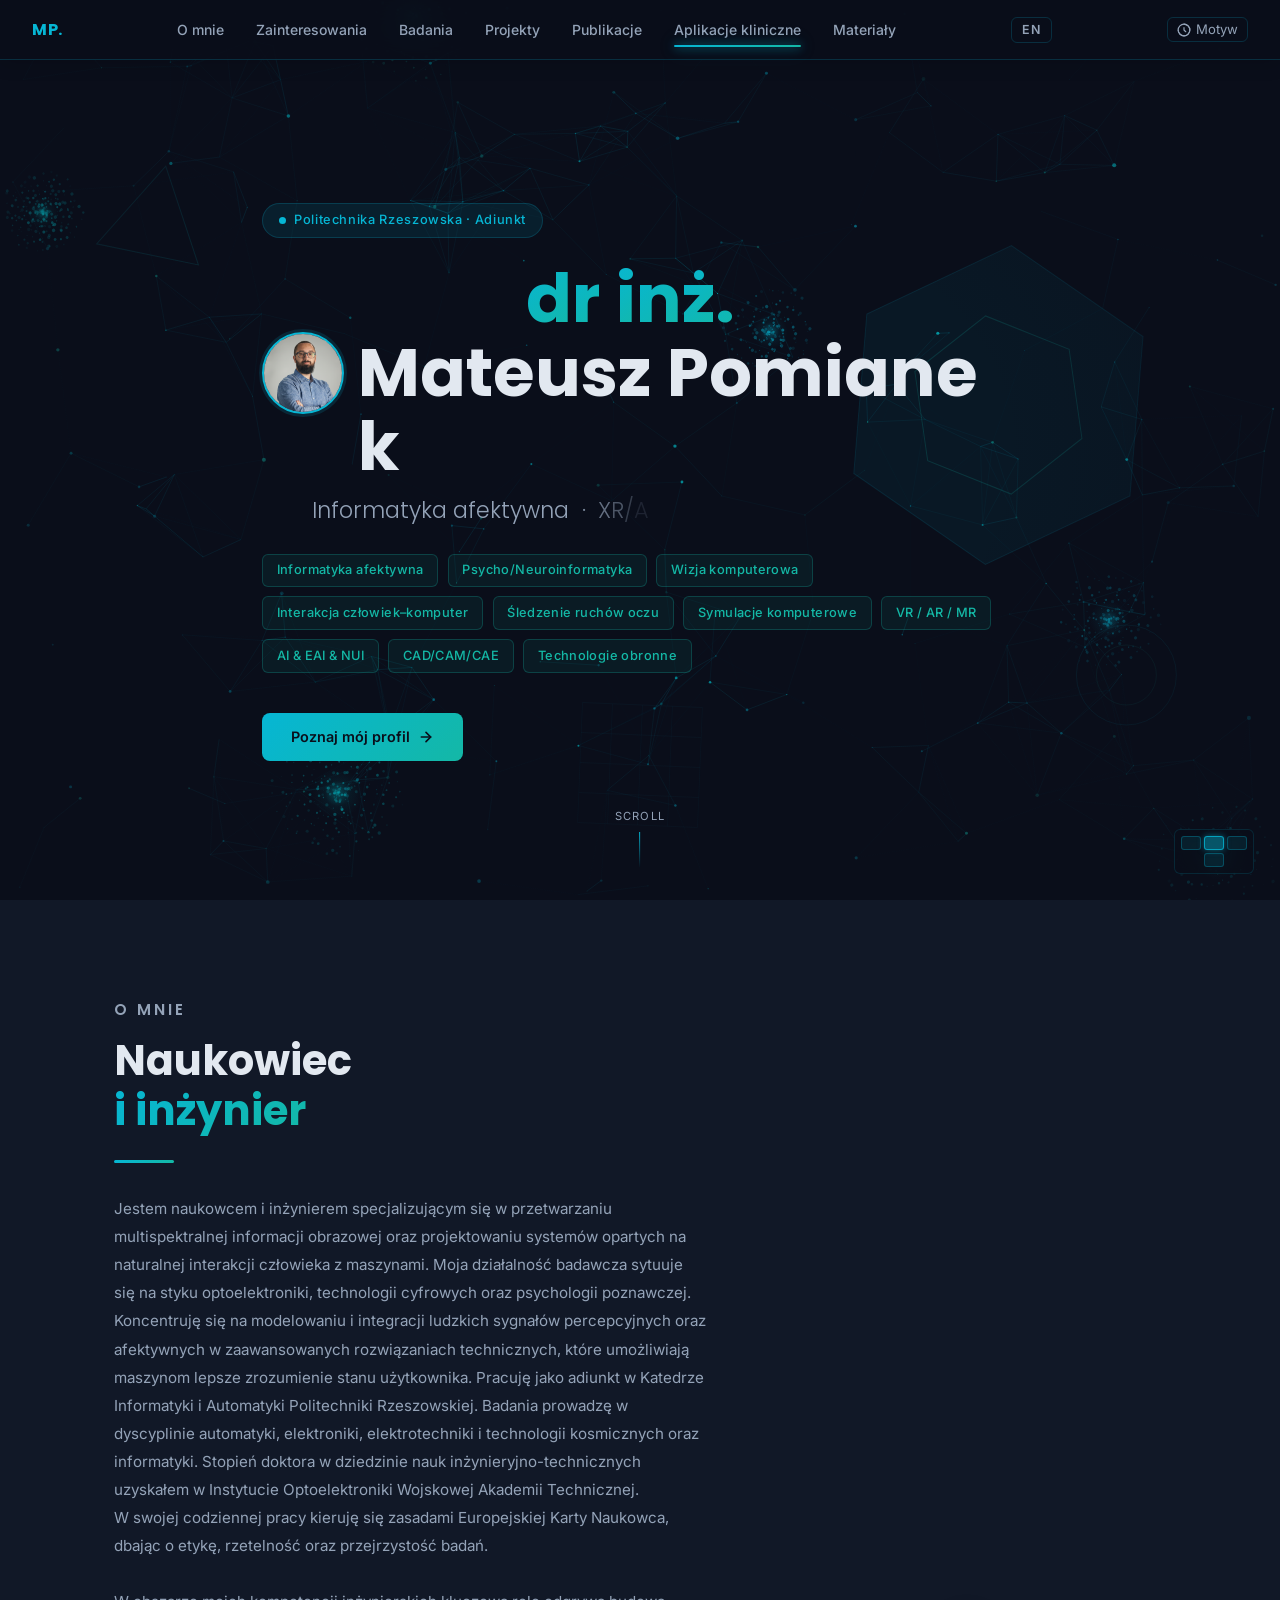
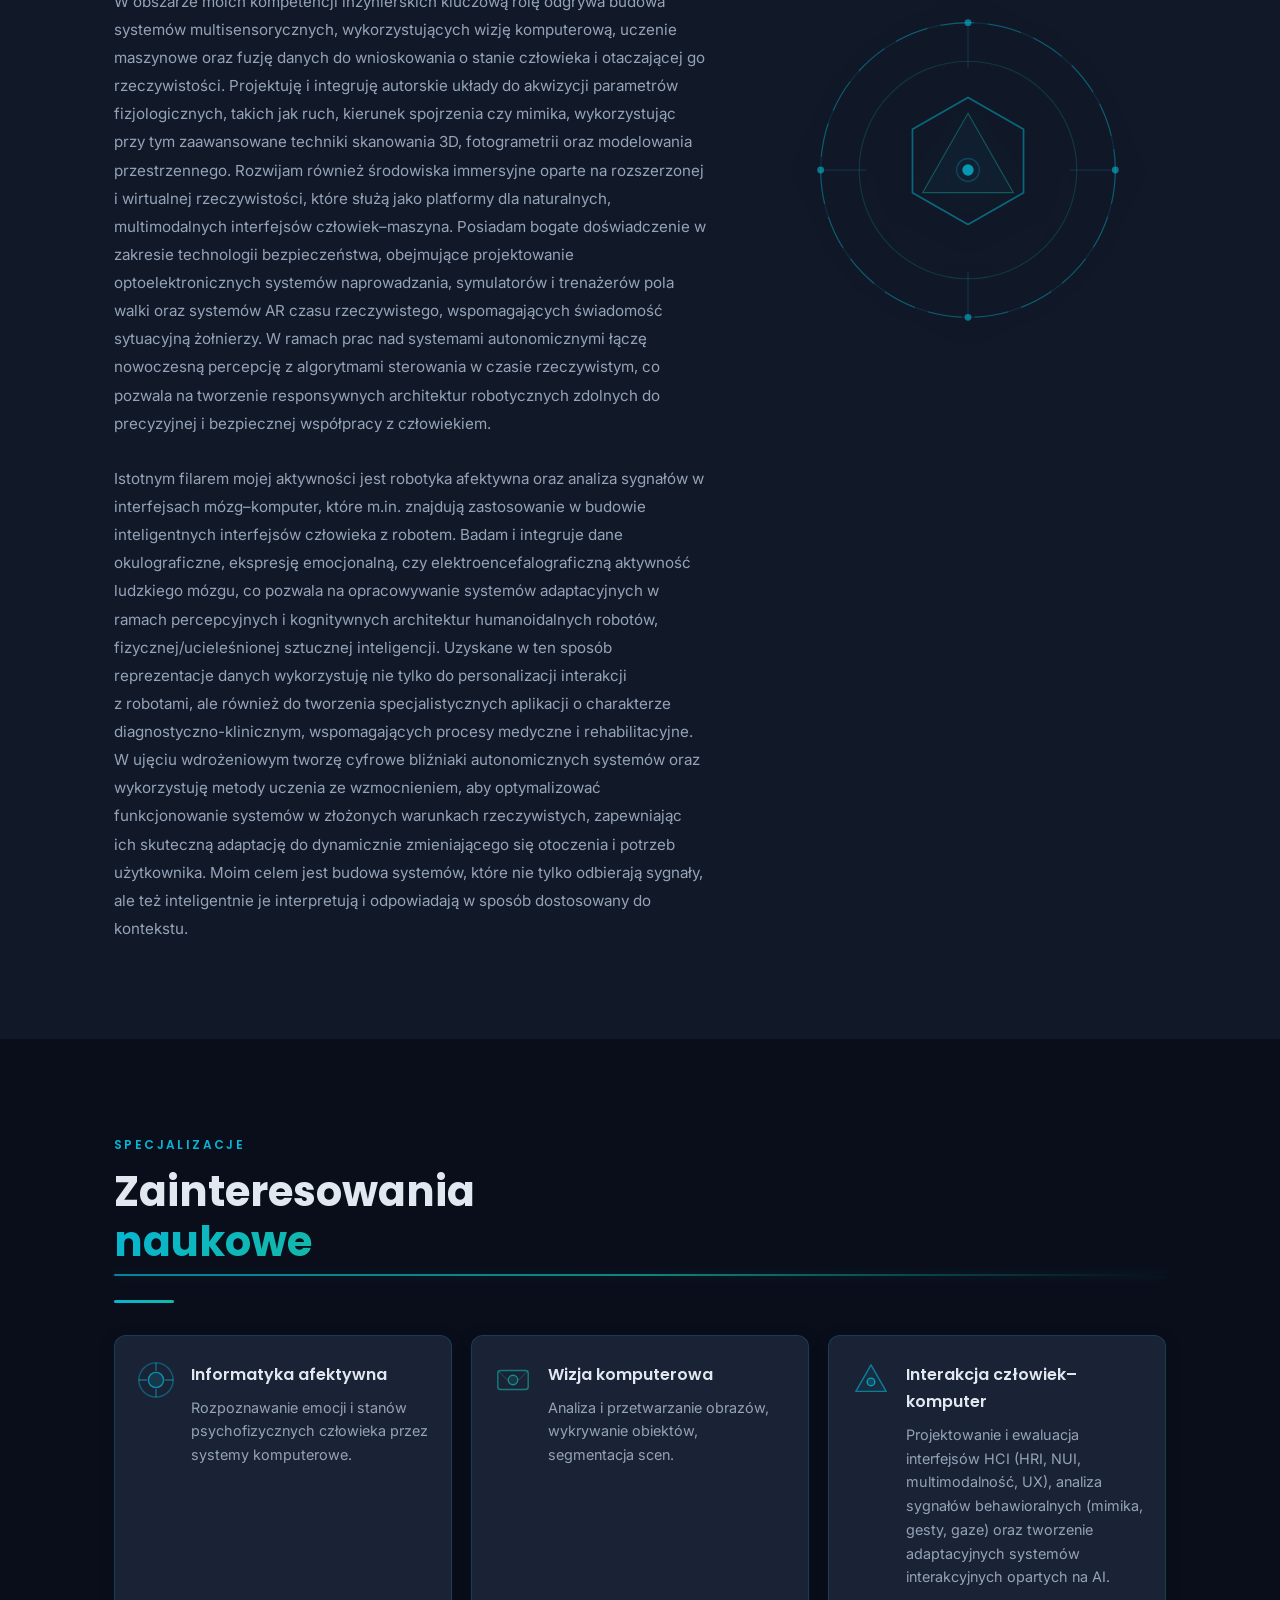
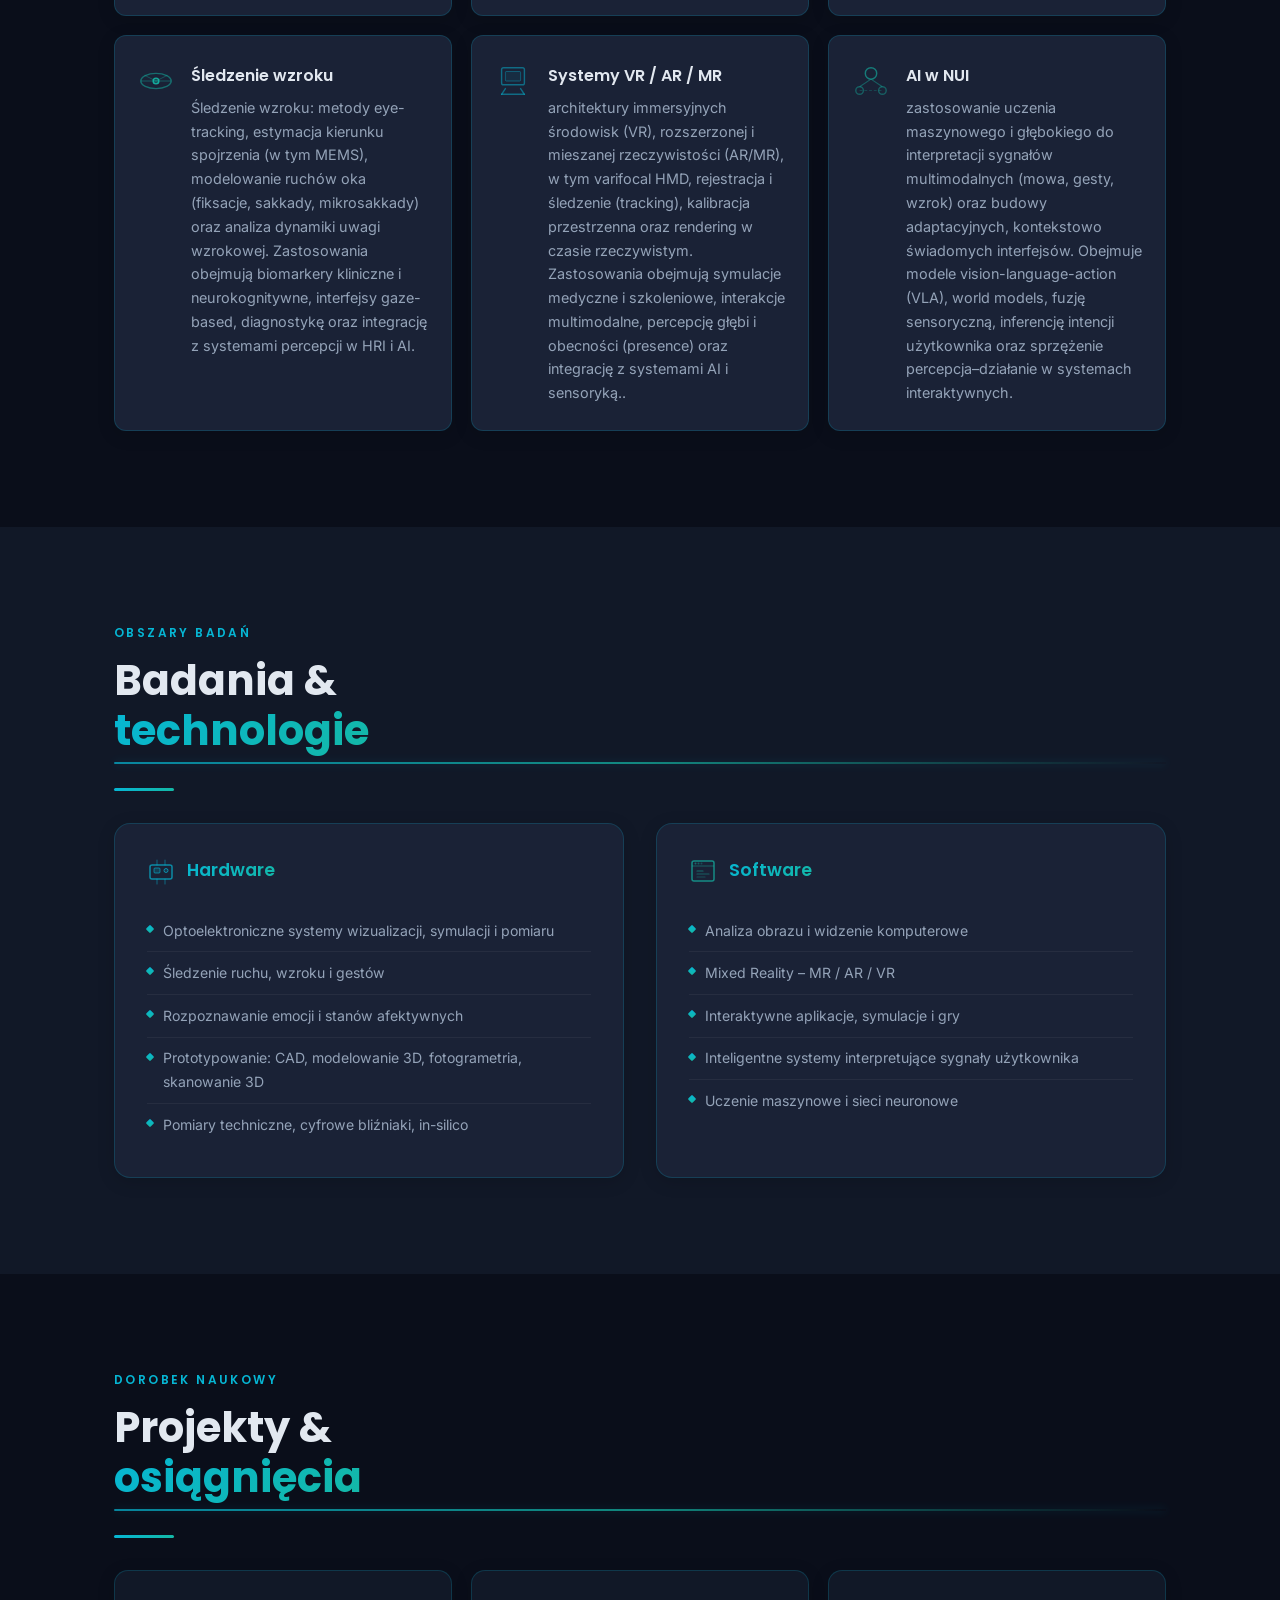
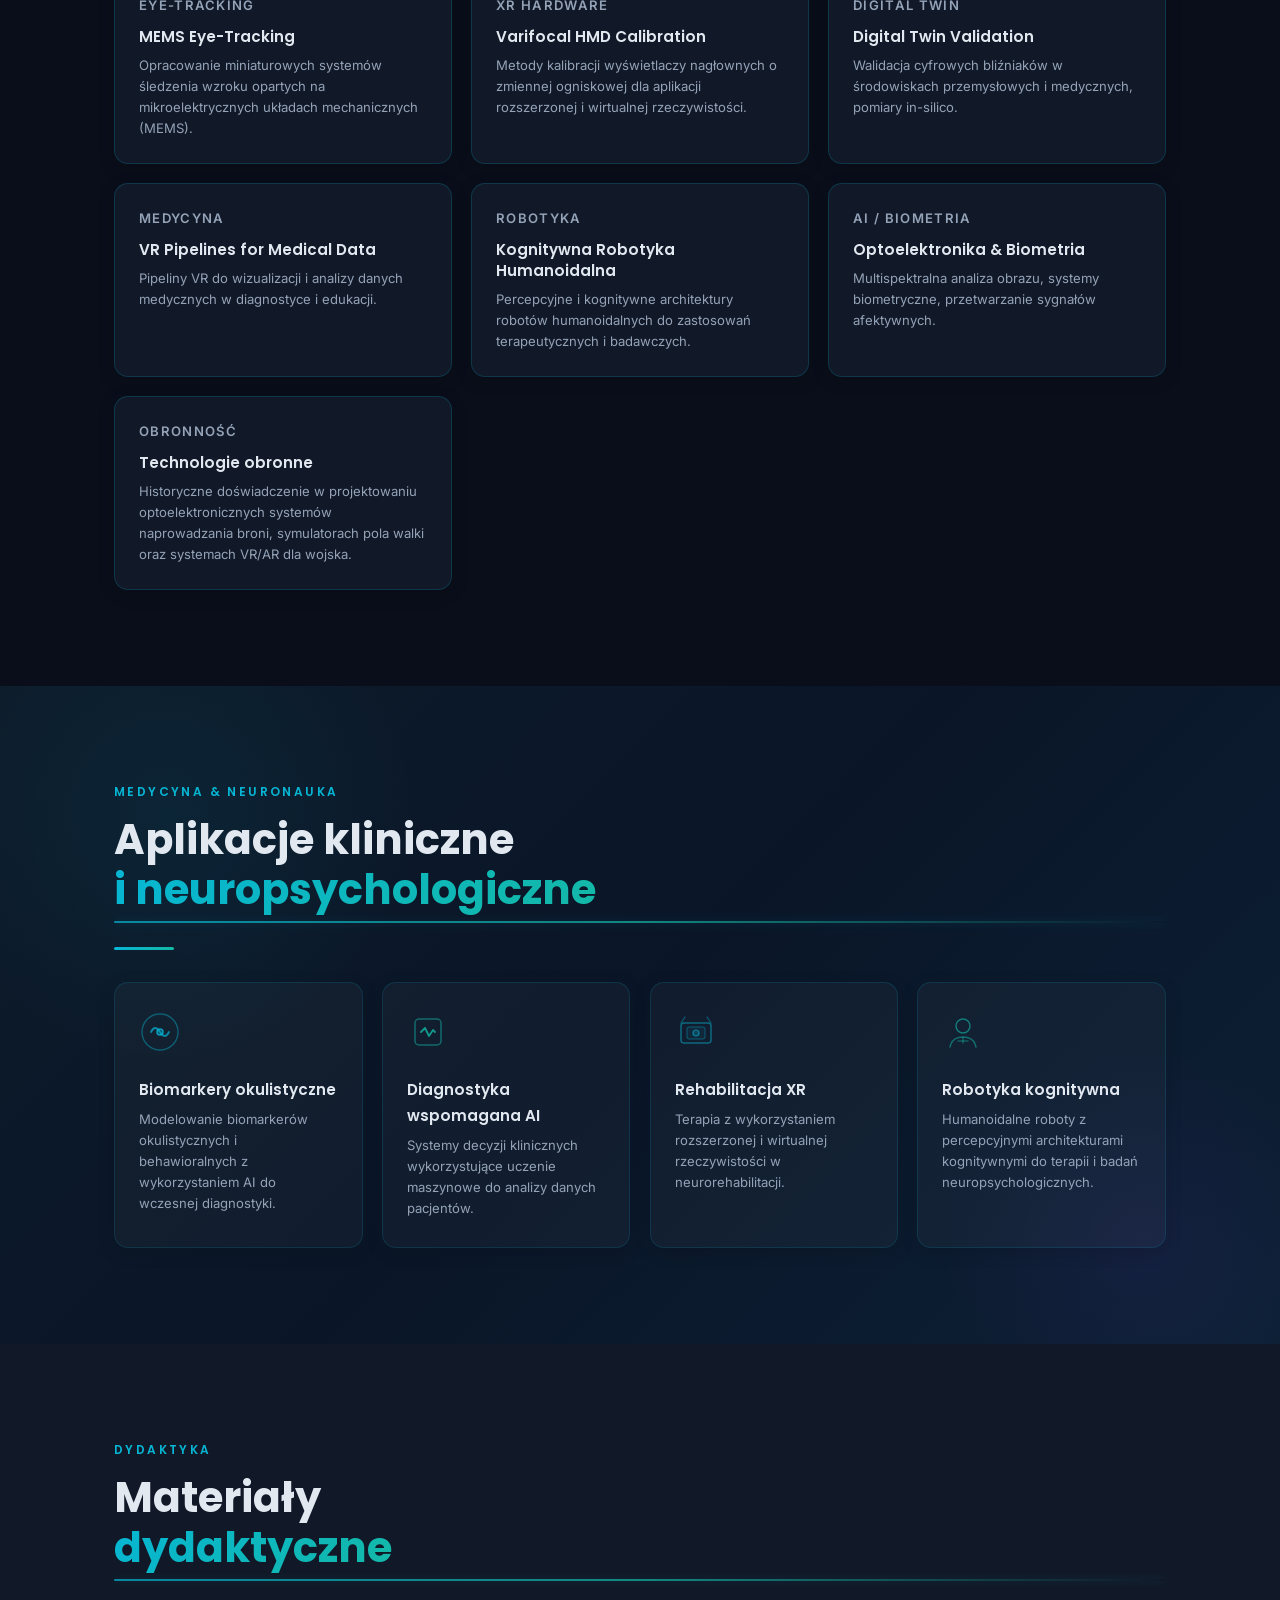
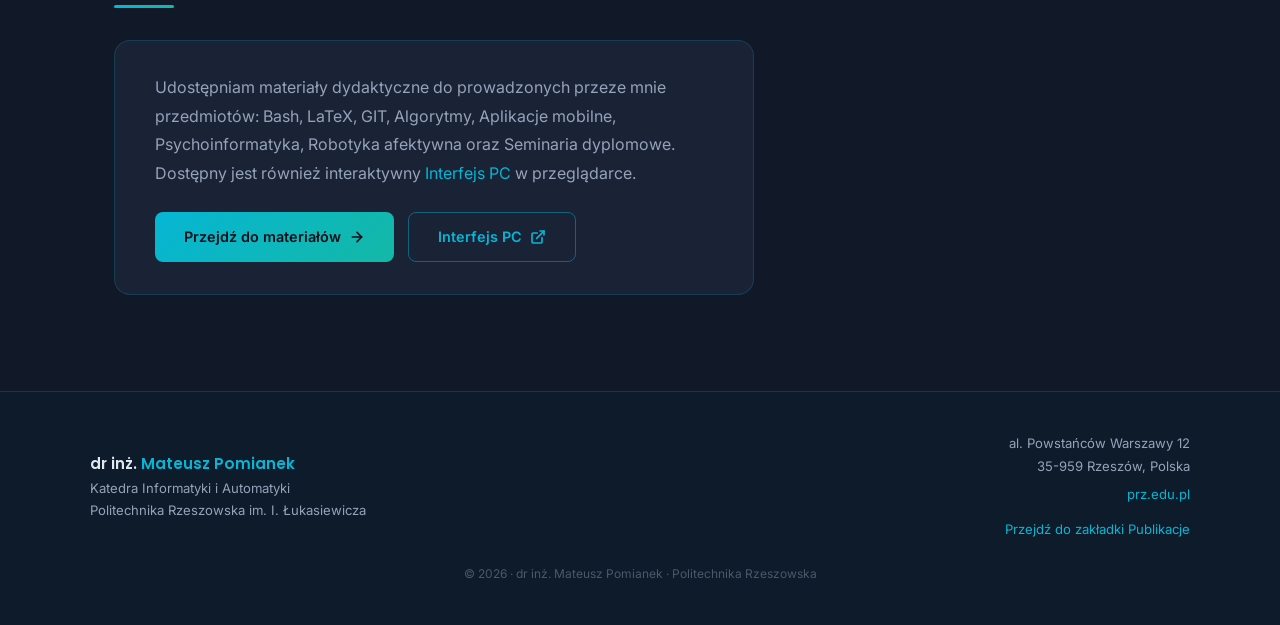
<file: index.html>
<!DOCTYPE html>
<html lang="pl">

<head>
  <meta charset="UTF-8" />
  <meta name="viewport" content="width=device-width, initial-scale=1.0" />
  <title>dr inż. Mateusz Pomianek – Wizytówka naukowa</title>
  <meta name="description"
    content="Strona naukowa dr inż. Mateusza Pomianka – adiunkta PRz. Specjalizacje: informatyka afektywna, VR/AR/MR, AI, optoelektronika, systemy obronne, naprowadzanie rakiet." />
  <meta name="author" content="dr inż. Mateusz Pomianek" />
  <meta name="keywords"
    content="Mateusz Pomianek, informatyka afektywna, wizja komputerowa, eye-tracking, VR AR MR, AI, Politechnika Rzeszowska, adiunkt, naprowadzanie rakiet, pociski przeciwpancerne, systemy obronne, symulatory pola walki, optoelektronika" />
  <meta property="og:title" content="dr inż. Mateusz Pomianek – Wizytówka naukowa" />
  <meta property="og:description"
    content="Strona naukowa dr inż. Mateusza Pomianka – adiunkta Politechniki Rzeszowskiej. Specjalizacje: informatyka afektywna, wizja komputerowa, VR/AR/MR, AI, śledzenie wzroku." />
  <meta property="og:type" content="profile" />
  <meta property="og:locale" content="pl_PL" />
  <meta name="google-site-verification" content="6rxzGHXJtmpyj20hBi0v7yX1h8KpN2fEgueFU1M8Flc" />
  <meta name="twitter:card" content="summary" />
  <meta name="twitter:title" content="dr inż. Mateusz Pomianek – Wizytówka naukowa" />
  <meta name="twitter:description"
    content="Adiunkt Politechniki Rzeszowskiej – informatyka afektywna, wizja komputerowa, VR/AR/MR, AI." />
  <link rel="icon"
    href="data:image/svg+xml,<svg xmlns='http://www.w3.org/2000/svg' viewBox='0 0 100 100'><text y='.9em' font-size='90'>🔬</text></svg>" />
  <link rel="preconnect" href="https://fonts.googleapis.com" />
  <link rel="preconnect" href="https://fonts.gstatic.com" crossorigin />
  <link
    href="https://fonts.googleapis.com/css2?family=Inter:wght@300;400;500;600;700&family=Poppins:wght@300;400;600;700&display=swap"
    rel="stylesheet" />
  <link rel="stylesheet" href="shattering-text.css" />
  <link rel="stylesheet" href="scroll-animations.css" />
  <link rel="stylesheet" href="anime-animations.css" />
  <link rel="stylesheet" href="grid-nav.css" />
  <link rel="stylesheet" href="theme-switcher.css" />
  <script src="theme-switcher.js"></script>

  <style>
    /* ==========================================
       RESET & BASE
    ========================================== */
    *,
    *::before,
    *::after {
      box-sizing: border-box;
      margin: 0;
      padding: 0;
    }

    :root {
      /* Colour palette */
      --clr-bg: #0a0e1a;
      --clr-surface: #111827;
      --clr-surface2: #1a2236;
      --clr-navy: #0d1b2a;
      --clr-blue: #1e40af;
      --clr-cyan: #06b6d4;
      --clr-teal: #14b8a6;
      --clr-neon: #00f5ff;
      --clr-neon2: #7c3aed;
      --clr-text: #e2e8f0;
      --clr-muted: #94a3b8;
      --clr-border: rgba(6, 182, 212, 0.18);

      /* Typography */
      --font-head: 'Poppins', sans-serif;
      --font-body: 'Inter', sans-serif;

      /* Spacing */
      --section-pad: 6rem 2rem;
    }

    html {
      scroll-behavior: auto;
    }

    body {
      background: var(--clr-bg);
      color: var(--clr-text);
      font-family: var(--font-body);
      line-height: 1.7;
      overflow-x: hidden;
    }

    /* Scrollbar styling */
    ::-webkit-scrollbar {
      width: 6px;
    }

    ::-webkit-scrollbar-track {
      background: var(--clr-bg);
    }

    ::-webkit-scrollbar-thumb {
      background: var(--clr-cyan);
      border-radius: 3px;
    }

    /* ==========================================
       UTILITY CLASSES
    ========================================== */
    .container {
      max-width: 1100px;
      margin: 0 auto;
      padding: 0 1.5rem;
    }

    .section-label {
      font-family: var(--font-head);
      font-size: 0.75rem;
      font-weight: 600;
      letter-spacing: 0.2em;
      text-transform: uppercase;
      color: var(--clr-cyan);
      margin-bottom: 0.75rem;
    }

    .section-title {
      font-family: var(--font-head);
      font-size: clamp(1.8rem, 4vw, 2.6rem);
      font-weight: 700;
      line-height: 1.2;
      margin-bottom: 1.5rem;
    }

    .gradient-text {
      background: linear-gradient(135deg, var(--clr-cyan), var(--clr-teal));
      -webkit-background-clip: text;
      -webkit-text-fill-color: transparent;
      background-clip: text;
    }

    /* Fade-in animation */
    .fade-in {
      opacity: 0;
      transform: translateY(24px);
      transition: opacity 0.56s cubic-bezier(0.25, 0.46, 0.45, 0.94), transform 0.56s cubic-bezier(0.25, 0.46, 0.45, 0.94);
    }

    .fade-in.visible {
      opacity: 1;
      transform: translateY(0);
    }

    /* Divider line */
    .divider {
      width: 60px;
      height: 3px;
      background: linear-gradient(90deg, var(--clr-cyan), var(--clr-teal));
      border-radius: 2px;
      margin-bottom: 2rem;
    }

    /* ==========================================
       NAV
    ========================================== */
    nav {
      position: fixed;
      top: 0;
      left: 0;
      right: 0;
      z-index: 100;
      padding: 1rem 2rem;
      display: flex;
      justify-content: space-between;
      align-items: center;
      background: var(--nav-bg, rgba(10, 14, 26, 0.75));
      backdrop-filter: blur(14px);
      -webkit-backdrop-filter: blur(14px);
      border-bottom: 1px solid var(--clr-border);
      transition: background 0.35s cubic-bezier(0.25, 0.46, 0.45, 0.94);
    }

    .nav-logo {
      font-family: var(--font-head);
      font-weight: 700;
      font-size: 1rem;
      color: var(--clr-cyan);
      letter-spacing: 0.04em;
      text-decoration: none;
    }

    .nav-links {
      display: flex;
      gap: 2rem;
      list-style: none;
    }

    .nav-links a {
      color: var(--clr-muted);
      text-decoration: none;
      font-size: 0.875rem;
      font-weight: 500;
      transition: color 0.22s cubic-bezier(0.25, 0.46, 0.45, 0.94);
    }

    .nav-links a:hover {
      color: var(--clr-cyan);
    }

    /* Hamburger for mobile */
    .nav-toggle {
      display: none;
      flex-direction: column;
      gap: 5px;
      cursor: pointer;
      background: none;
      border: none;
      padding: 4px;
    }

    .nav-toggle span {
      display: block;
      width: 22px;
      height: 2px;
      background: var(--clr-cyan);
      border-radius: 2px;
      transition: transform 0.3s cubic-bezier(0.25, 0.46, 0.45, 0.94), opacity 0.25s cubic-bezier(0.25, 0.46, 0.45, 0.94);
    }

    @media (max-width: 700px) {
      .nav-links {
        display: none;
        flex-direction: column;
        gap: 1rem;
        position: absolute;
        top: 100%;
        right: 0;
        left: 0;
        background: var(--nav-mobile-bg, rgba(10, 14, 26, 0.97));
        padding: 1.5rem 2rem;
        border-bottom: 1px solid var(--clr-border);
      }

      .nav-links.open {
        display: flex;
      }

      .nav-toggle {
        display: flex;
      }
    }

    /* ==========================================
       HERO
    ========================================== */
    #hero {
      position: relative;
      min-height: 100vh;
      display: flex;
      align-items: center;
      overflow: hidden;
    }

    /* Canvas fills the hero */
    #hero-canvas {
      position: absolute;
      inset: 0;
      width: 100%;
      height: 100%;
      display: block;
    }

    /* Vignette overlay */
    #hero::after {
      content: '';
      position: absolute;
      inset: 0;
      background: radial-gradient(ellipse at center, transparent 40%, var(--hero-vignette, rgba(10, 14, 26, 0.8)) 100%);
      pointer-events: none;
    }

    .hero-content {
      position: relative;
      z-index: 2;
      padding: 8rem 2rem 4rem;
      max-width: 820px;
    }

    .hero-badge {
      display: inline-flex;
      align-items: center;
      gap: 0.5rem;
      background: rgba(6, 182, 212, 0.1);
      border: 1px solid var(--clr-border);
      border-radius: 100px;
      padding: 0.35rem 1rem;
      font-size: 0.8rem;
      color: var(--clr-cyan);
      font-weight: 500;
      margin-bottom: 1.5rem;
      letter-spacing: 0.05em;
    }

    .hero-badge::before {
      content: '';
      width: 7px;
      height: 7px;
      background: var(--clr-cyan);
      border-radius: 50%;
      animation: pulse-dot 2s infinite;
    }

    @keyframes pulse-dot {

      0%,
      100% {
        opacity: 1;
        transform: scale(1);
      }

      50% {
        opacity: 0.4;
        transform: scale(1.4);
      }
    }

    .hero-name-wrap {
      display: inline-flex;
      align-items: center;
      gap: 0.85rem;
      margin-bottom: 0.5rem;
    }

    .hero-face {
      width: clamp(58px, 8vw, 82px);
      height: clamp(58px, 8vw, 82px);
      border-radius: 50%;
      border: 2px solid var(--clr-cyan);
      object-fit: cover;
      box-shadow: 0 0 0 3px rgba(6, 182, 212, 0.15);
      flex-shrink: 0;
    }

    .hero-name {
      font-family: var(--font-head);
      font-size: clamp(2.4rem, 6vw, 4.2rem);
      font-weight: 700;
      line-height: 1.1;
      margin-bottom: 0;
    }

    .hero-title {
      font-family: var(--font-head);
      font-size: clamp(1rem, 2.5vw, 1.4rem);
      font-weight: 300;
      color: var(--clr-muted);
      margin-bottom: 1.5rem;
    }

    .hero-tags {
      display: flex;
      flex-wrap: wrap;
      gap: 0.6rem;
      margin-bottom: 2.5rem;
    }

    .tag {
      background: rgba(20, 184, 166, 0.08);
      border: 1px solid rgba(20, 184, 166, 0.25);
      color: var(--clr-teal);
      border-radius: 6px;
      padding: 0.3rem 0.85rem;
      font-size: 0.8rem;
      font-weight: 500;
      letter-spacing: 0.03em;
      transition: background 0.22s cubic-bezier(0.25, 0.46, 0.45, 0.94), border-color 0.22s cubic-bezier(0.25, 0.46, 0.45, 0.94);
    }

    .tag:hover {
      background: rgba(20, 184, 166, 0.18);
      border-color: var(--clr-teal);
    }

    .hero-cta {
      display: inline-flex;
      align-items: center;
      gap: 0.5rem;
      background: linear-gradient(135deg, var(--clr-cyan), var(--clr-teal));
      color: #0a0e1a;
      font-weight: 600;
      font-size: 0.9rem;
      padding: 0.75rem 1.8rem;
      border-radius: 8px;
      text-decoration: none;
      transition: opacity 0.22s cubic-bezier(0.25, 0.46, 0.45, 0.94), transform 0.35s cubic-bezier(0.34, 1.56, 0.64, 1);
    }

    .hero-cta:hover {
      opacity: 0.88;
      transform: translateY(-2px);
    }

    /* Scroll indicator */
    .scroll-hint {
      position: absolute;
      bottom: 2rem;
      left: 50%;
      transform: translateX(-50%);
      z-index: 2;
      display: flex;
      flex-direction: column;
      align-items: center;
      gap: 0.4rem;
      color: var(--clr-muted);
      font-size: 0.7rem;
      letter-spacing: 0.1em;
      text-transform: uppercase;
      animation: bounce 2s infinite;
    }

    .scroll-hint::after {
      content: '';
      width: 1px;
      height: 36px;
      background: linear-gradient(to bottom, var(--clr-cyan), transparent);
    }

    @keyframes bounce {

      0%,
      100% {
        transform: translateX(-50%) translateY(0);
        animation-timing-function: cubic-bezier(0.45, 0, 0.55, 1);
      }

      50% {
        transform: translateX(-50%) translateY(8px);
      }
    }

    /* ==========================================
       ABOUT
    ========================================== */
    #about {
      padding: var(--section-pad);
      background: var(--clr-surface);
    }

    .about-grid {
      display: grid;
      grid-template-columns: 1.5fr 1fr;
      gap: 4rem;
      align-items: center;
    }

    .about-text p {
      color: var(--clr-muted);
      font-size: 0.95rem;
      line-height: 1.85;
    }

    /* Abstract geometric SVG element */
    .geo-figure {
      position: relative;
      display: flex;
      justify-content: center;
      align-items: center;
    }

    .geo-figure svg {
      width: 100%;
      max-width: 340px;
      height: auto;
      filter: drop-shadow(0 0 18px rgba(6, 182, 212, 0.25));
      animation: geo-spin 20s linear infinite;
      transform-origin: center;
    }

    @keyframes geo-spin {
      from {
        transform: rotate(0deg);
      }

      to {
        transform: rotate(360deg);
      }
    }

    .geo-inner {
      animation: geo-spin 12s linear infinite reverse;
    }

    @media (max-width: 768px) {
      .about-grid {
        grid-template-columns: 1fr;
        gap: 2.5rem;
      }
    }

    /* ==========================================
       RESEARCH INTERESTS
    ========================================== */
    #interests {
      padding: var(--section-pad);
      background: var(--clr-bg);
    }

    .interests-grid {
      display: grid;
      grid-template-columns: repeat(auto-fit, minmax(280px, 1fr));
      gap: 1.2rem;
      margin-top: 2rem;
    }

    .interest-card {
      background: var(--clr-surface2);
      border: 1px solid var(--clr-border);
      border-radius: 12px;
      padding: 1.6rem 1.4rem;
      display: flex;
      align-items: flex-start;
      gap: 1rem;
      transition: border-color 0.25s cubic-bezier(0.25, 0.46, 0.45, 0.94), transform 0.3s cubic-bezier(0.34, 1.56, 0.64, 1), box-shadow 0.3s cubic-bezier(0.25, 0.46, 0.45, 0.94);
    }

    .interest-card:hover {
      border-color: var(--clr-cyan);
      transform: translateY(-4px);
      box-shadow: 0 8px 30px rgba(6, 182, 212, 0.12);
    }

    /* Geometric icon */
    .int-icon {
      flex-shrink: 0;
      width: 38px;
      height: 38px;
    }

    .interest-card h3 {
      font-family: var(--font-head);
      font-size: 1rem;
      font-weight: 600;
    }

    .interest-card p {
      font-size: 0.9rem;
      color: var(--clr-muted);
      line-height: 1.65;
      max-width: 42ch;
    }

    .interest-card > div {
      display: flex;
      flex-direction: column;
      gap: 0.45rem;
    }

    /* ==========================================
       RESEARCH: HARDWARE / SOFTWARE
    ========================================== */
    #research {
      padding: var(--section-pad);
      background: var(--clr-surface);
    }

    .research-cols {
      display: grid;
      grid-template-columns: 1fr 1fr;
      gap: 2rem;
      margin-top: 2rem;
    }

    .research-col {
      background: var(--clr-surface2);
      border: 1px solid var(--clr-border);
      border-radius: 16px;
      padding: 2rem;
      transition: border-color 0.25s cubic-bezier(0.25, 0.46, 0.45, 0.94), box-shadow 0.3s cubic-bezier(0.25, 0.46, 0.45, 0.94);
    }

    .research-col:hover {
      border-color: var(--clr-cyan);
      box-shadow: 0 0 30px rgba(6, 182, 212, 0.08);
    }

    .research-col-head {
      display: flex;
      align-items: center;
      gap: 0.75rem;
      margin-bottom: 1.5rem;
    }

    .research-col-head svg {
      width: 28px;
      height: 28px;
      flex-shrink: 0;
    }

    .research-col-head h3 {
      font-family: var(--font-head);
      font-size: 1.1rem;
      font-weight: 600;
    }

    .research-list {
      list-style: none;
    }

    .research-list li {
      padding: 0.55rem 0;
      border-bottom: 1px solid rgba(255, 255, 255, 0.05);
      font-size: 0.88rem;
      color: var(--clr-muted);
      display: flex;
      align-items: flex-start;
      gap: 0.6rem;
    }

    .research-list li:last-child {
      border-bottom: none;
    }

    .research-list li::before {
      content: '';
      flex-shrink: 0;
      margin-top: 0.45rem;
      width: 6px;
      height: 6px;
      border-radius: 1px;
      background: linear-gradient(135deg, var(--clr-cyan), var(--clr-teal));
      transform: rotate(45deg);
    }

    @media (max-width: 650px) {
      .research-cols {
        grid-template-columns: 1fr;
      }
    }

    /* ==========================================
       PROJECTS & ACHIEVEMENTS
    ========================================== */
    #projects {
      padding: var(--section-pad);
      background: var(--clr-bg);
    }

    /* Project cards grid */
    .projects-grid {
      display: grid;
      grid-template-columns: repeat(auto-fit, minmax(260px, 1fr));
      gap: 1.2rem;
    }

    .project-card {
      background: var(--clr-surface);
      border: 1px solid var(--clr-border);
      border-radius: 14px;
      padding: 1.5rem;
      transition: border-color 0.25s cubic-bezier(0.25, 0.46, 0.45, 0.94), transform 0.3s cubic-bezier(0.34, 1.56, 0.64, 1), box-shadow 0.3s cubic-bezier(0.25, 0.46, 0.45, 0.94);
      position: relative;
      overflow: hidden;
    }

    .project-card::before {
      content: '';
      position: absolute;
      top: 0;
      left: 0;
      right: 0;
      height: 2px;
      background: linear-gradient(90deg, var(--clr-cyan), var(--clr-teal));
      opacity: 0;
      transition: opacity 0.25s cubic-bezier(0.25, 0.46, 0.45, 0.94);
    }

    .project-card:hover {
      border-color: var(--clr-cyan);
      transform: translateY(-4px);
      box-shadow: 0 10px 35px rgba(6, 182, 212, 0.1);
    }

    .project-card:hover::before {
      opacity: 1;
    }

    .project-tag {
      font-size: 0.7rem;
      font-weight: 600;
      letter-spacing: 0.1em;
      text-transform: uppercase;
      color: var(--clr-cyan);
      margin-bottom: 0.6rem;
    }

    .project-card h3 {
      font-family: var(--font-head);
      font-size: 0.95rem;
      font-weight: 600;
      margin-bottom: 0.5rem;
      line-height: 1.4;
    }

    .project-card p {
      font-size: 0.82rem;
      color: var(--clr-muted);
      line-height: 1.6;
    }

    /* ==========================================
       CLINICAL APPLICATIONS
    ========================================== */
    #clinical {
      padding: var(--section-pad);
      background: linear-gradient(135deg, #0d1b2a 0%, #0a1628 50%, #0d2035 100%);
      position: relative;
      overflow: hidden;
    }

    /* Background glow blobs */
    #clinical::before {
      content: '';
      position: absolute;
      top: -120px;
      left: -80px;
      width: 500px;
      height: 500px;
      background: radial-gradient(circle, rgba(6, 182, 212, 0.07) 0%, transparent 70%);
      pointer-events: none;
    }

    #clinical::after {
      content: '';
      position: absolute;
      bottom: -100px;
      right: -60px;
      width: 400px;
      height: 400px;
      background: radial-gradient(circle, rgba(124, 58, 237, 0.07) 0%, transparent 70%);
      pointer-events: none;
    }

    .clinical-inner {
      position: relative;
      z-index: 1;
    }

    .clinical-grid {
      display: grid;
      grid-template-columns: repeat(auto-fit, minmax(230px, 1fr));
      gap: 1.2rem;
      margin-top: 2rem;
    }

    .clinical-card {
      background: rgba(255, 255, 255, 0.03);
      border: 1px solid rgba(6, 182, 212, 0.15);
      border-radius: 14px;
      padding: 1.75rem 1.5rem;
      transition: background 0.25s cubic-bezier(0.25, 0.46, 0.45, 0.94), border-color 0.25s cubic-bezier(0.25, 0.46, 0.45, 0.94), transform 0.3s cubic-bezier(0.34, 1.56, 0.64, 1);
    }

    .clinical-card:hover {
      background: rgba(6, 182, 212, 0.06);
      border-color: var(--clr-cyan);
      transform: translateY(-4px);
    }

    .clinical-icon {
      width: 42px;
      height: 42px;
      margin-bottom: 1rem;
    }

    .clinical-card h3 {
      font-family: var(--font-head);
      font-size: 0.95rem;
      font-weight: 600;
      margin-bottom: 0.4rem;
    }

    .clinical-card p {
      font-size: 0.82rem;
      color: var(--clr-muted);
      line-height: 1.6;
    }

    /* ==========================================
       FOOTER
    ========================================== */
    footer {
      background: var(--clr-navy);
      border-top: 1px solid var(--clr-border);
      padding: 2.5rem 2rem;
    }

    .footer-inner {
      max-width: 1100px;
      margin: 0 auto;
      display: flex;
      flex-wrap: wrap;
      gap: 2rem;
      align-items: center;
      justify-content: space-between;
    }

    .footer-brand {
      font-family: var(--font-head);
      font-size: 0.95rem;
      font-weight: 600;
    }

    .footer-brand span {
      color: var(--clr-cyan);
    }

    .footer-info {
      font-size: 0.82rem;
      color: var(--clr-muted);
      line-height: 1.7;
    }

    .footer-copy {
      font-size: 0.75rem;
      color: rgba(148, 163, 184, 0.45);
      text-align: center;
      margin-top: 1.5rem;
    }

    /* ==========================================
       LANGUAGE TOGGLE
    ========================================== */
    .lang-toggle {
      background: none;
      border: 1px solid var(--clr-border);
      color: var(--clr-muted);
      font-family: var(--font-body);
      font-size: 0.78rem;
      font-weight: 600;
      letter-spacing: 0.08em;
      padding: 0.28rem 0.65rem;
      border-radius: 6px;
      cursor: pointer;
      transition: color 0.22s cubic-bezier(0.25, 0.46, 0.45, 0.94), border-color 0.22s cubic-bezier(0.25, 0.46, 0.45, 0.94), background 0.22s cubic-bezier(0.25, 0.46, 0.45, 0.94);
      flex-shrink: 0;
    }

    .lang-toggle:hover {
      color: var(--clr-cyan);
      border-color: var(--clr-cyan);
      background: rgba(6, 182, 212, 0.06);
    }

    /* ==========================================
       MATERIALS
    ========================================== */
    #materials {
      padding: var(--section-pad);
      background: var(--clr-surface);
    }

    .materials-grid {
      display: grid;
      grid-template-columns: repeat(auto-fit, minmax(260px, 1fr));
      gap: 1.4rem;
      margin-top: 2rem;
    }

    .material-card {
      background: var(--clr-surface2);
      border: 1px solid var(--clr-border);
      border-radius: 16px;
      padding: 1.75rem 1.5rem;
      position: relative;
      overflow: hidden;
      transition: transform 0.3s cubic-bezier(0.34, 1.56, 0.64, 1), border-color 0.25s cubic-bezier(0.25, 0.46, 0.45, 0.94), box-shadow 0.3s cubic-bezier(0.25, 0.46, 0.45, 0.94);
    }

    .material-card::before {
      content: '';
      position: absolute;
      inset: 0;
      background: linear-gradient(135deg, rgba(6, 182, 212, 0.05) 0%, transparent 60%);
      opacity: 0;
      transition: opacity 0.25s cubic-bezier(0.25, 0.46, 0.45, 0.94);
    }

    .material-card:hover {
      border-color: var(--clr-cyan);
      transform: translateY(-4px);
      box-shadow: 0 10px 35px rgba(6, 182, 212, 0.1);
    }

    .material-card:hover::before {
      opacity: 1;
    }

    .material-icon {
      width: 42px;
      height: 42px;
      margin-bottom: 1rem;
    }

    .material-tag {
      font-size: 0.7rem;
      font-weight: 600;
      letter-spacing: 0.1em;
      text-transform: uppercase;
      color: var(--clr-teal);
      margin-bottom: 0.5rem;
    }

    .material-card h3 {
      font-family: var(--font-head);
      font-size: 0.95rem;
      font-weight: 600;
      margin-bottom: 0.4rem;
      line-height: 1.4;
    }

    .material-card p {
      font-size: 0.82rem;
      color: var(--clr-muted);
      line-height: 1.6;
    }

    .material-link {
      display: inline-flex;
      align-items: center;
      gap: 0.35rem;
      margin-top: 0.9rem;
      font-size: 0.78rem;
      font-weight: 600;
      color: var(--clr-cyan);
      text-decoration: none;
      transition: gap 0.2s cubic-bezier(0.25, 0.46, 0.45, 0.94);
    }

    .material-link:hover {
      gap: 0.55rem;
    }

    /* Materials CTA */
    .materials-cta {
      max-width: 640px;
      background: var(--clr-surface2);
      border: 1px solid var(--clr-border);
      border-radius: 16px;
      padding: 2rem 2.5rem;
    }

    .materials-cta p {
      font-size: 1rem;
      color: var(--clr-muted);
      line-height: 1.8;
    }
  </style>
</head>

<body data-grid-pos="center">

  <!-- Scroll Progress Bar -->
  <div id="scroll-progress" aria-hidden="true"></div>

  <!-- ==========================================
       NAVIGATION
  ========================================== -->
  <nav id="navbar" role="navigation" aria-label="Nawigacja główna">
    <a href="#hero" class="nav-logo">MP.</a>
    <button class="nav-toggle" id="navToggle" aria-label="Otwórz menu" aria-expanded="false">
      <span></span><span></span><span></span>
    </button>
    <ul class="nav-links" id="navLinks" role="list">
      <li><a href="#about" data-i18n="nav.about">O mnie</a></li>
      <li><a href="#interests" data-i18n="nav.interests">Zainteresowania</a></li>
      <li><a href="#research" data-i18n="nav.research">Badania</a></li>
      <li><a href="#projects" data-i18n="nav.projects">Projekty</a></li>
      <li><a href="publications.html" data-i18n="nav.publications">Publikacje</a></li>
      <li><a href="#clinical" data-i18n="nav.clinical">Aplikacje kliniczne</a></li>
      <li><a href="materials.html" data-i18n="nav.materials">Materiały</a></li>
    </ul>
    <button class="lang-toggle" id="langToggle" aria-label="Switch language / Zmień język">EN</button>
    <div class="theme-picker">
      <button class="theme-toggle" id="themeToggle" aria-haspopup="listbox" aria-expanded="false"
        aria-label="Motyw – kliknij aby zmienić">
        <svg width="14" height="14" viewBox="0 0 24 24" fill="none" stroke="currentColor" stroke-width="2"
          stroke-linecap="round" stroke-linejoin="round" aria-hidden="true">
          <circle cx="12" cy="12" r="10" />
          <path d="M12 2a10 10 0 0 1 0 20C6.5 22 2 17 2 12" />
          <path d="M12 8v4l3 3" />
        </svg>
        Motyw
      </button>
    </div>
  </nav>

  <!-- ==========================================
       HERO – interactive canvas background
  ========================================== -->
  <section id="hero" aria-label="Powitanie">
    <canvas id="hero-canvas" aria-hidden="true"></canvas>

    <div class="hero-content container">
      <div class="hero-badge fade-in" data-i18n="hero.badge">Politechnika Rzeszowska · Adiunkt</div>

      <div class="hero-name-wrap fade-in" style="transition-delay:.1s">
        <img class="hero-face" src="docs/img3.png" alt="Portret dr inż. Mateusza Pomianka" loading="eager" decoding="async">
        <h1 class="hero-name">
          <span class="gradient-text" data-i18n="hero.degree">dr inż.</span><br>Mateusz Pomianek
        </h1>
      </div>

      <p class="hero-title fade-in" style="transition-delay:.2s" data-i18n="hero.subtitle">
        Informatyka afektywna &nbsp;·&nbsp; XR/AI &nbsp;·&nbsp; Wizja komputerowa
      </p>

      <div class="hero-tags fade-in" style="transition-delay:.3s">
        <span class="tag" data-i18n="hero.tag1">Informatyka afektywna</span>
        <span class="tag" data-i18n="hero.tag1">Psycho/Neuroinformatyka</span>
        <span class="tag" data-i18n="hero.tag2">Wizja komputerowa</span>
        <span class="tag" data-i18n="hero.tag3">Interakcja człowiek–komputer</span>
        <span class="tag" data-i18n="hero.tag4">Śledzenie ruchów oczu</span>
        <span class="tag" data-i18n="hero.tag4">Symulacje komputerowe</span>
        <span class="tag">VR / AR / MR</span>
        <span class="tag">AI &amp; EAI &amp; NUI</span>
        <span class="tag">CAD/CAM/CAE</span>
        <span class="tag" data-i18n="hero.tag5">Technologie obronne</span>
      </div>

      <a href="#about" class="hero-cta fade-in" style="transition-delay:.4s">
        <span data-i18n="hero.cta">Poznaj mój profil</span>
        <svg width="16" height="16" viewBox="0 0 24 24" fill="none" stroke="currentColor" stroke-width="2.5"
          stroke-linecap="round" stroke-linejoin="round" aria-hidden="true">
          <line x1="5" y1="12" x2="19" y2="12" />
          <polyline points="12 5 19 12 12 19" />
        </svg>
      </a>
    </div>

    <div class="scroll-hint" aria-hidden="true">scroll</div>
  </section>

  <!-- ==========================================
       ABOUT
  ========================================== -->
  <section id="about" aria-labelledby="about-title">
    <div class="container">
      <div class="about-grid">
        <div class="about-text fade-in">
          <p class="section-label" data-i18n="about.label">O mnie</p>
          <h2 class="section-title" id="about-title" data-i18n="about.title">Naukowiec<br><span class="gradient-text">i
              inżynier</span></h2>
          <div class="divider"></div>
          <p data-i18n="about.p1">
            Jestem naukowcem i inżynierem specjalizującym się w przetwarzaniu multispektralnej informacji obrazowej oraz
            projektowaniu systemów opartych na naturalnej interakcji człowieka z maszynami. Moja działalność badawcza
            sytuuje się na
            styku optoelektroniki, technologii cyfrowych oraz psychologii poznawczej. Koncentruję się na modelowaniu
            i integracji
            ludzkich sygnałów percepcyjnych oraz afektywnych w zaawansowanych rozwiązaniach technicznych, które
            umożliwiają maszynom
            lepsze zrozumienie stanu użytkownika. Pracuję jako adiunkt w Katedrze Informatyki i Automatyki Politechniki
            Rzeszowskiej. Badania prowadzę w dyscyplinie automatyki, elektroniki, elektrotechniki i technologii
            kosmicznych oraz
            informatyki. Stopień doktora w dziedzinie nauk inżynieryjno-technicznych uzyskałem w Instytucie
            Optoelektroniki
            Wojskowej Akademii Technicznej. W swojej codziennej pracy kieruję się zasadami Europejskiej Karty Naukowca,
            dbając
            o etykę, rzetelność oraz przejrzystość badań.
          </p>
          <br>
          <p data-i18n="about.p2">
            W obszarze moich kompetencji inżynierskich kluczową rolę odgrywa budowa systemów multisensorycznych,
            wykorzystujących
            wizję komputerową, uczenie maszynowe oraz fuzję danych do wnioskowania o stanie człowieka i otaczającej go
            rzeczywistości. Projektuję i integruję autorskie układy do akwizycji parametrów fizjologicznych, takich jak
            ruch,
            kierunek spojrzenia czy mimika, wykorzystując przy tym zaawansowane techniki skanowania 3D, fotogrametrii
            oraz
            modelowania przestrzennego. Rozwijam również środowiska immersyjne oparte na rozszerzonej i wirtualnej
            rzeczywistości,
            które służą jako platformy dla naturalnych, multimodalnych interfejsów człowiek–maszyna. Posiadam bogate
            doświadczenie w
            zakresie technologii bezpieczeństwa, obejmujące projektowanie optoelektronicznych systemów naprowadzania,
            symulatorów i
            trenażerów pola walki oraz systemów AR czasu rzeczywistego, wspomagających świadomość sytuacyjną żołnierzy.
            W ramach
            prac nad systemami autonomicznymi łączę nowoczesną percepcję z algorytmami sterowania w czasie rzeczywistym,
            co pozwala
            na tworzenie responsywnych architektur robotycznych zdolnych do precyzyjnej i bezpiecznej współpracy
            z człowiekiem.
          </p>
          <br>
          <p data-i18n="about.p3">
            Istotnym filarem mojej aktywności jest robotyka afektywna oraz analiza sygnałów w interfejsach
            mózg–komputer, które
            m.in. znajdują zastosowanie w budowie inteligentnych interfejsów człowieka z robotem. Badam i integruje dane
            okulograficzne, ekspresję emocjonalną, czy elektroencefalograficzną aktywność ludzkiego mózgu, co pozwala na
            opracowywanie systemów adaptacyjnych w ramach percepcyjnych i kognitywnych architektur humanoidalnych
            robotów,
            fizycznej/ucieleśnionej sztucznej inteligencji. Uzyskane w ten sposób reprezentacje danych wykorzystuję nie
            tylko do
            personalizacji interakcji z robotami, ale również do tworzenia specjalistycznych aplikacji o charakterze
            diagnostyczno-klinicznym, wspomagających procesy medyczne i rehabilitacyjne. W ujęciu wdrożeniowym tworzę
            cyfrowe
            bliźniaki autonomicznych systemów oraz wykorzystuję metody uczenia ze wzmocnieniem, aby optymalizować
            funkcjonowanie
            systemów w złożonych warunkach rzeczywistych, zapewniając ich skuteczną adaptację do dynamicznie
            zmieniającego się
            otoczenia i potrzeb użytkownika. Moim celem jest budowa systemów, które nie tylko odbierają sygnały, ale też
            inteligentnie je interpretują i odpowiadają w sposób dostosowany do kontekstu.
          </p>
        </div>

        <!-- Abstract geometric figure -->
        <div class="geo-figure fade-in" style="transition-delay:.2s" aria-hidden="true">
          <svg viewBox="0 0 300 300" xmlns="http://www.w3.org/2000/svg">
            <!-- Outer ring -->
            <circle cx="150" cy="150" r="130" fill="none" stroke="rgba(6,182,212,0.15)" stroke-width="1" />
            <circle cx="150" cy="150" r="130" fill="none" stroke="rgba(6,182,212,0.35)" stroke-width="1"
              stroke-dasharray="30 12" />
            <!-- Mid ring -->
            <circle cx="150" cy="150" r="96" fill="none" stroke="rgba(20,184,166,0.2)" stroke-width="1" />
            <!-- Inner rotating group -->
            <g class="geo-inner">
              <!-- Hexagon -->
              <polygon points="150,86 199,114 199,170 150,198 101,170 101,114" fill="none" stroke="rgba(6,182,212,0.5)"
                stroke-width="1.5" />
              <!-- Triangle -->
              <polygon points="150,100 190,170 110,170" fill="rgba(6,182,212,0.04)" stroke="rgba(20,184,166,0.4)"
                stroke-width="1" />
            </g>
            <!-- Centre dot -->
            <circle cx="150" cy="150" r="5" fill="#06b6d4" opacity="0.8" />
            <circle cx="150" cy="150" r="10" fill="none" stroke="#06b6d4" stroke-width="1" opacity="0.3" />
            <!-- Axis lines -->
            <line x1="150" y1="20" x2="150" y2="60" stroke="rgba(6,182,212,0.2)" stroke-width="1" />
            <line x1="150" y1="240" x2="150" y2="280" stroke="rgba(6,182,212,0.2)" stroke-width="1" />
            <line x1="20" y1="150" x2="60" y2="150" stroke="rgba(6,182,212,0.2)" stroke-width="1" />
            <line x1="240" y1="150" x2="280" y2="150" stroke="rgba(6,182,212,0.2)" stroke-width="1" />
            <!-- Corner nodes -->
            <circle cx="150" cy="20" r="3" fill="rgba(6,182,212,0.6)" />
            <circle cx="150" cy="280" r="3" fill="rgba(6,182,212,0.6)" />
            <circle cx="20" cy="150" r="3" fill="rgba(6,182,212,0.6)" />
            <circle cx="280" cy="150" r="3" fill="rgba(6,182,212,0.6)" />
          </svg>
        </div>
      </div>
    </div>
  </section>

  <!-- ==========================================
       RESEARCH INTERESTS
  ========================================== -->
  <section id="interests" aria-labelledby="interests-title">
    <div class="container">
      <p class="section-label fade-in" data-i18n="interests.label">Specjalizacje</p>
      <h2 class="section-title fade-in" style="transition-delay:.05s" id="interests-title" data-i18n="interests.title">
        Zainteresowania<br><span class="gradient-text">naukowe</span>
      </h2>
      <div class="divider fade-in" style="transition-delay:.1s"></div>

      <div class="interests-grid">

        <!-- Card 1 -->
        <article class="interest-card fade-in" style="transition-delay:.1s">
          <svg class="int-icon" viewBox="0 0 40 40" fill="none" xmlns="http://www.w3.org/2000/svg" aria-hidden="true">
            <circle cx="20" cy="20" r="18" stroke="rgba(6,182,212,0.4)" stroke-width="1.5" />
            <circle cx="20" cy="20" r="8" fill="rgba(6,182,212,0.15)" stroke="rgba(6,182,212,0.7)" stroke-width="1.5" />
            <line x1="20" y1="2" x2="20" y2="10" stroke="rgba(6,182,212,0.5)" stroke-width="1.5"
              stroke-linecap="round" />
            <line x1="20" y1="30" x2="20" y2="38" stroke="rgba(6,182,212,0.5)" stroke-width="1.5"
              stroke-linecap="round" />
            <line x1="2" y1="20" x2="10" y2="20" stroke="rgba(6,182,212,0.5)" stroke-width="1.5"
              stroke-linecap="round" />
            <line x1="30" y1="20" x2="38" y2="20" stroke="rgba(6,182,212,0.5)" stroke-width="1.5"
              stroke-linecap="round" />
          </svg>
          <div>
            <h3 data-i18n="interests.card1.title">Informatyka afektywna</h3>
            <p data-i18n="interests.card1.desc">Rozpoznawanie emocji i stanów psychofizycznych człowieka przez systemy
              komputerowe.</p>
          </div>
        </article>

        <!-- Card 2 -->
        <article class="interest-card fade-in" style="transition-delay:.15s">
          <svg class="int-icon" viewBox="0 0 40 40" fill="none" xmlns="http://www.w3.org/2000/svg" aria-hidden="true">
            <rect x="4" y="10" width="32" height="20" rx="3" stroke="rgba(20,184,166,0.6)" stroke-width="1.5" />
            <circle cx="20" cy="20" r="5" fill="rgba(20,184,166,0.15)" stroke="rgba(20,184,166,0.7)"
              stroke-width="1.5" />
            <line x1="4" y1="10" x2="14" y2="20" stroke="rgba(20,184,166,0.4)" stroke-width="1" />
            <line x1="36" y1="10" x2="26" y2="20" stroke="rgba(20,184,166,0.4)" stroke-width="1" />
          </svg>
          <div>
            <h3 data-i18n="interests.card2.title">Wizja komputerowa</h3>
            <p data-i18n="interests.card2.desc">Analiza i przetwarzanie obrazów, wykrywanie obiektów, segmentacja scen.
            </p>
          </div>
        </article>

        <!-- Card 3 -->
        <article class="interest-card fade-in" style="transition-delay:.2s">
          <svg class="int-icon" viewBox="0 0 40 40" fill="none" xmlns="http://www.w3.org/2000/svg" aria-hidden="true">
            <polygon points="20,4 36,32 4,32" fill="rgba(6,182,212,0.08)" stroke="rgba(6,182,212,0.6)"
              stroke-width="1.5" stroke-linejoin="round" />
            <circle cx="20" cy="22" r="4" fill="rgba(6,182,212,0.2)" stroke="rgba(6,182,212,0.8)" stroke-width="1.5" />
          </svg>
          <div>
            <h3 data-i18n="interests.card3.title">Interakcja człowiek–komputer</h3>
            <p data-i18n="interests.card3.desc">Projektowanie i ewaluacja interfejsów HCI (HRI, NUI, multimodalność, UX),
              analiza sygnałów behawioralnych (mimika, gesty, gaze) oraz tworzenie adaptacyjnych systemów
              interakcyjnych opartych na AI.</p>
          </div>
        </article>

        <!-- Card 4 -->
        <article class="interest-card fade-in" style="transition-delay:.25s">
          <svg class="int-icon" viewBox="0 0 40 40" fill="none" xmlns="http://www.w3.org/2000/svg" aria-hidden="true">
            <ellipse cx="20" cy="20" rx="16" ry="8" stroke="rgba(20,184,166,0.5)" stroke-width="1.5" />
            <line x1="4" y1="20" x2="36" y2="20" stroke="rgba(20,184,166,0.4)" stroke-width="1" />
            <circle cx="20" cy="20" r="3" fill="rgba(20,184,166,0.3)" stroke="rgba(20,184,166,0.9)"
              stroke-width="1.5" />
            <!-- Eye rays -->
            <line x1="20" y1="20" x2="32" y2="14" stroke="rgba(20,184,166,0.35)" stroke-width="1" />
            <line x1="20" y1="20" x2="8" y2="14" stroke="rgba(20,184,166,0.35)" stroke-width="1" />
          </svg>
          <div>
            <h3 data-i18n="interests.card4.title">Śledzenie wzroku</h3>
            <p data-i18n="interests.card4.desc">Śledzenie wzroku: metody eye-tracking, estymacja kierunku spojrzenia (w
              tym MEMS), modelowanie ruchów oka (fiksacje, sakkady, mikrosakkady)
              oraz analiza dynamiki uwagi wzrokowej. Zastosowania obejmują biomarkery kliniczne i neurokognitywne,
              interfejsy gaze-based, diagnostykę oraz integrację z systemami percepcji w HRI i AI.</p>
          </div>
        </article>

        <!-- Card 5 -->
        <article class="interest-card fade-in" style="transition-delay:.3s">
          <svg class="int-icon" viewBox="0 0 40 40" fill="none" xmlns="http://www.w3.org/2000/svg" aria-hidden="true">
            <rect x="8" y="6" width="24" height="18" rx="2" stroke="rgba(6,182,212,0.5)" stroke-width="1.5" />
            <rect x="12" y="10" width="16" height="10" rx="1" fill="rgba(6,182,212,0.08)" stroke="rgba(6,182,212,0.4)"
              stroke-width="1" />
            <line x1="12" y1="28" x2="8" y2="34" stroke="rgba(6,182,212,0.5)" stroke-width="1.5"
              stroke-linecap="round" />
            <line x1="28" y1="28" x2="32" y2="34" stroke="rgba(6,182,212,0.5)" stroke-width="1.5"
              stroke-linecap="round" />
            <line x1="8" y1="34" x2="32" y2="34" stroke="rgba(6,182,212,0.5)" stroke-width="1.5"
              stroke-linecap="round" />
          </svg>
          <div>
            <h3 data-i18n="interests.card5.title">Systemy VR / AR / MR</h3>
            <p data-i18n="interests.card5.desc">architektury immersyjnych środowisk (VR), rozszerzonej i mieszanej
              rzeczywistości (AR/MR), w tym varifocal HMD,
              rejestracja i śledzenie (tracking), kalibracja przestrzenna oraz rendering w czasie rzeczywistym.
              Zastosowania obejmują symulacje medyczne i szkoleniowe,
              interakcje multimodalne, percepcję głębi i obecności (presence) oraz integrację z systemami AI i
              sensoryką..</p>
          </div>
        </article>

        <!-- Card 6 -->
        <article class="interest-card fade-in" style="transition-delay:.35s">
          <svg class="int-icon" viewBox="0 0 40 40" fill="none" xmlns="http://www.w3.org/2000/svg" aria-hidden="true">
            <circle cx="20" cy="12" r="6" stroke="rgba(20,184,166,0.6)" stroke-width="1.5" />
            <circle cx="8" cy="30" r="4" stroke="rgba(20,184,166,0.4)" stroke-width="1.5" />
            <circle cx="32" cy="30" r="4" stroke="rgba(20,184,166,0.4)" stroke-width="1.5" />
            <line x1="20" y1="18" x2="8" y2="26" stroke="rgba(20,184,166,0.4)" stroke-width="1.2" />
            <line x1="20" y1="18" x2="32" y2="26" stroke="rgba(20,184,166,0.4)" stroke-width="1.2" />
            <line x1="8" y1="30" x2="32" y2="30" stroke="rgba(20,184,166,0.25)" stroke-width="1"
              stroke-dasharray="3 2" />
          </svg>
          <div>
            <h3 data-i18n="interests.card6.title">AI w NUI</h3>
            <p data-i18n="interests.card6.desc">zastosowanie uczenia maszynowego i głębokiego do interpretacji sygnałów
              multimodalnych (mowa, gesty, wzrok)
              oraz budowy adaptacyjnych, kontekstowo świadomych interfejsów. Obejmuje modele vision-language-action
              (VLA), world models, fuzję sensoryczną,
              inferencję intencji użytkownika oraz sprzężenie percepcja–działanie w systemach interaktywnych.</p>
          </div>
        </article>

        <!-- Card 7 removed – defence interests consolidated -->

      </div>
    </div>
  </section>

  <!-- ==========================================
       RESEARCH: HARDWARE / SOFTWARE
  ========================================== -->
  <section id="research" aria-labelledby="research-title">
    <div class="container">
      <p class="section-label fade-in" data-i18n="research.label">Obszary badań</p>
      <h2 class="section-title fade-in" style="transition-delay:.05s" id="research-title" data-i18n="research.title">
        Badania &amp;<br><span class="gradient-text">technologie</span>
      </h2>
      <div class="divider fade-in" style="transition-delay:.1s"></div>

      <div class="research-cols">
        <!-- Hardware column -->
        <div class="research-col fade-in" style="transition-delay:.15s">
          <div class="research-col-head">
            <svg viewBox="0 0 28 28" fill="none" xmlns="http://www.w3.org/2000/svg" aria-hidden="true">
              <rect x="3" y="8" width="22" height="14" rx="2" stroke="rgba(6,182,212,0.7)" stroke-width="1.5" />
              <rect x="7" y="11" width="6" height="5" rx="1" fill="rgba(6,182,212,0.2)" stroke="rgba(6,182,212,0.6)"
                stroke-width="1" />
              <circle cx="19" cy="13.5" r="2" fill="rgba(6,182,212,0.15)" stroke="rgba(6,182,212,0.7)"
                stroke-width="1" />
              <line x1="10" y1="3" x2="10" y2="8" stroke="rgba(6,182,212,0.4)" stroke-width="1.2"
                stroke-linecap="round" />
              <line x1="18" y1="3" x2="18" y2="8" stroke="rgba(6,182,212,0.4)" stroke-width="1.2"
                stroke-linecap="round" />
              <line x1="10" y1="22" x2="10" y2="27" stroke="rgba(6,182,212,0.4)" stroke-width="1.2"
                stroke-linecap="round" />
              <line x1="18" y1="22" x2="18" y2="27" stroke="rgba(6,182,212,0.4)" stroke-width="1.2"
                stroke-linecap="round" />
            </svg>
            <h3 class="gradient-text">Hardware</h3>
          </div>
          <ul class="research-list">
            <li data-i18n="research.hw1">Optoelektroniczne systemy wizualizacji, symulacji i pomiaru</li>
            <li data-i18n="research.hw2">Śledzenie ruchu, wzroku i gestów</li>
            <li data-i18n="research.hw3">Rozpoznawanie emocji i stanów afektywnych</li>
            <li data-i18n="research.hw4">Prototypowanie: CAD, modelowanie 3D, fotogrametria, skanowanie 3D</li>
            <li data-i18n="research.hw5">Pomiary techniczne, cyfrowe bliźniaki, in-silico</li>
          </ul>
        </div>

        <!-- Software column -->
        <div class="research-col fade-in" style="transition-delay:.25s">
          <div class="research-col-head">
            <svg viewBox="0 0 28 28" fill="none" xmlns="http://www.w3.org/2000/svg" aria-hidden="true">
              <rect x="3" y="4" width="22" height="20" rx="2" stroke="rgba(20,184,166,0.7)" stroke-width="1.5" />
              <line x1="3" y1="9" x2="25" y2="9" stroke="rgba(20,184,166,0.4)" stroke-width="1" />
              <line x1="8" y1="14" x2="14" y2="14" stroke="rgba(20,184,166,0.5)" stroke-width="1.2"
                stroke-linecap="round" />
              <line x1="8" y1="17" x2="20" y2="17" stroke="rgba(20,184,166,0.4)" stroke-width="1.2"
                stroke-linecap="round" />
              <line x1="8" y1="20" x2="16" y2="20" stroke="rgba(20,184,166,0.3)" stroke-width="1.2"
                stroke-linecap="round" />
              <circle cx="6.5" cy="6.5" r="1" fill="rgba(20,184,166,0.5)" />
              <circle cx="9.5" cy="6.5" r="1" fill="rgba(20,184,166,0.4)" />
              <circle cx="12.5" cy="6.5" r="1" fill="rgba(20,184,166,0.3)" />
            </svg>
            <h3 class="gradient-text">Software</h3>
          </div>
          <ul class="research-list">
            <li data-i18n="research.sw1">Analiza obrazu i widzenie komputerowe</li>
            <li data-i18n="research.sw3">Mixed Reality – MR / AR / VR</li>
            <li data-i18n="research.sw4">Interaktywne aplikacje, symulacje i gry</li>
            <li data-i18n="research.sw5">Inteligentne systemy interpretujące sygnały użytkownika</li>
            <li data-i18n="research.sw2">Uczenie maszynowe i sieci neuronowe</li>
          </ul>
        </div>
      </div>
    </div>
  </section>

  <!-- ==========================================
       PROJECTS & ACHIEVEMENTS
  ========================================== -->
  <section id="projects" aria-labelledby="projects-title">
    <div class="container">
      <p class="section-label fade-in" data-i18n="projects.label">Dorobek naukowy</p>
      <h2 class="section-title fade-in" style="transition-delay:.05s" id="projects-title" data-i18n="projects.title">
        Projekty &amp;<br><span class="gradient-text">osiągnięcia</span>
      </h2>
      <div class="divider fade-in" style="transition-delay:.1s"></div>

      <!-- Project cards -->
      <div class="projects-grid">

        <article class="project-card fade-in" style="transition-delay:.1s">
          <p class="project-tag">Eye-tracking</p>
          <h3>MEMS Eye-Tracking</h3>
          <p data-i18n="projects.card1.desc">Opracowanie miniaturowych systemów śledzenia wzroku opartych na
            mikroelektrycznych układach mechanicznych (MEMS).</p>
        </article>

        <article class="project-card fade-in" style="transition-delay:.15s">
          <p class="project-tag">XR Hardware</p>
          <h3>Varifocal HMD Calibration</h3>
          <p data-i18n="projects.card2.desc">Metody kalibracji wyświetlaczy nagłownych o zmiennej ogniskowej dla
            aplikacji rozszerzonej i wirtualnej rzeczywistości.</p>
        </article>

        <article class="project-card fade-in" style="transition-delay:.2s">
          <p class="project-tag">Digital Twin</p>
          <h3>Digital Twin Validation</h3>
          <p data-i18n="projects.card3.desc">Walidacja cyfrowych bliźniaków w środowiskach przemysłowych i medycznych,
            pomiary in-silico.</p>
        </article>

        <article class="project-card fade-in" style="transition-delay:.25s">
          <p class="project-tag" data-i18n="projects.card4.tag">Medycyna</p>
          <h3>VR Pipelines for Medical Data</h3>
          <p data-i18n="projects.card4.desc">Pipeliny VR do wizualizacji i analizy danych medycznych w diagnostyce i
            edukacji.</p>
        </article>

        <article class="project-card fade-in" style="transition-delay:.3s">
          <p class="project-tag" data-i18n="projects.card5.tag">Robotyka</p>
          <h3 data-i18n="projects.card5.title">Kognitywna Robotyka Humanoidalna</h3>
          <p data-i18n="projects.card5.desc">Percepcyjne i kognitywne architektury robotów humanoidalnych do zastosowań
            terapeutycznych i badawczych.</p>
        </article>

        <article class="project-card fade-in" style="transition-delay:.35s">
          <p class="project-tag" data-i18n="projects.card6.tag">AI / Biometria</p>
          <h3 data-i18n="projects.card6.title">Optoelektronika &amp; Biometria</h3>
          <p data-i18n="projects.card6.desc">Multispektralna analiza obrazu, systemy biometryczne, przetwarzanie
            sygnałów afektywnych.</p>
        </article>

        <article class="project-card fade-in" style="transition-delay:.4s">
          <p class="project-tag" data-i18n="projects.card7.tag">Obronność</p>
          <h3 data-i18n="projects.card7.title">Technologie obronne</h3>
          <p data-i18n="projects.card7.desc">Historyczne doświadczenie w projektowaniu optoelektronicznych systemów
            naprowadzania broni, symulatorach pola walki oraz systemach VR/AR dla wojska.</p>
        </article>

      </div>
    </div>
  </section>

  <!-- ==========================================
       CLINICAL APPLICATIONS
  ========================================== -->
  <section id="clinical" aria-labelledby="clinical-title">
    <div class="clinical-inner container">
      <p class="section-label fade-in" data-i18n="clinical.label">Medycyna &amp; Neuronauka</p>
      <h2 class="section-title fade-in" style="transition-delay:.05s" id="clinical-title" data-i18n="clinical.title">
        Aplikacje kliniczne<br><span class="gradient-text">i neuropsychologiczne</span>
      </h2>
      <div class="divider fade-in" style="transition-delay:.1s"></div>

      <div class="clinical-grid">

        <article class="clinical-card fade-in" style="transition-delay:.1s">
          <svg class="clinical-icon" viewBox="0 0 42 42" fill="none" xmlns="http://www.w3.org/2000/svg"
            aria-hidden="true">
            <circle cx="21" cy="21" r="18" stroke="rgba(6,182,212,0.4)" stroke-width="1.5" />
            <path d="M12 21 Q16 13 21 21 Q26 29 30 21" stroke="rgba(6,182,212,0.7)" stroke-width="1.8" fill="none"
              stroke-linecap="round" />
            <circle cx="21" cy="21" r="3" fill="rgba(6,182,212,0.3)" stroke="rgba(6,182,212,0.8)" stroke-width="1.5" />
          </svg>
          <h3 data-i18n="clinical.card1.title">Biomarkery okulistyczne</h3>
          <p data-i18n="clinical.card1.desc">Modelowanie biomarkerów okulistycznych i behawioralnych z wykorzystaniem AI
            do wczesnej diagnostyki.</p>
        </article>

        <article class="clinical-card fade-in" style="transition-delay:.15s">
          <svg class="clinical-icon" viewBox="0 0 42 42" fill="none" xmlns="http://www.w3.org/2000/svg"
            aria-hidden="true">
            <rect x="8" y="8" width="26" height="26" rx="4" stroke="rgba(20,184,166,0.5)" stroke-width="1.5" />
            <path d="M14 21 L18 17 L22 25 L26 19 L28 21" stroke="rgba(20,184,166,0.8)" stroke-width="1.8" fill="none"
              stroke-linecap="round" stroke-linejoin="round" />
          </svg>
          <h3 data-i18n="clinical.card2.title">Diagnostyka wspomagana AI</h3>
          <p data-i18n="clinical.card2.desc">Systemy decyzji klinicznych wykorzystujące uczenie maszynowe do analizy
            danych pacjentów.</p>
        </article>

        <article class="clinical-card fade-in" style="transition-delay:.2s">
          <svg class="clinical-icon" viewBox="0 0 42 42" fill="none" xmlns="http://www.w3.org/2000/svg"
            aria-hidden="true">
            <rect x="6" y="12" width="30" height="20" rx="3" stroke="rgba(6,182,212,0.5)" stroke-width="1.5" />
            <rect x="12" y="16" width="18" height="12" rx="2" fill="rgba(6,182,212,0.07)" stroke="rgba(6,182,212,0.4)"
              stroke-width="1" />
            <line x1="10" y1="6" x2="6" y2="12" stroke="rgba(6,182,212,0.4)" stroke-width="1.3"
              stroke-linecap="round" />
            <line x1="32" y1="6" x2="36" y2="12" stroke="rgba(6,182,212,0.4)" stroke-width="1.3"
              stroke-linecap="round" />
            <circle cx="21" cy="22" r="3" fill="rgba(6,182,212,0.2)" stroke="rgba(6,182,212,0.6)" stroke-width="1.2" />
          </svg>
          <h3 data-i18n="clinical.card3.title">Rehabilitacja XR</h3>
          <p data-i18n="clinical.card3.desc">Terapia z wykorzystaniem rozszerzonej i wirtualnej rzeczywistości w
            neurorehabilitacji.</p>
        </article>

        <article class="clinical-card fade-in" style="transition-delay:.25s">
          <svg class="clinical-icon" viewBox="0 0 42 42" fill="none" xmlns="http://www.w3.org/2000/svg"
            aria-hidden="true">
            <circle cx="21" cy="15" r="7" stroke="rgba(20,184,166,0.6)" stroke-width="1.5" />
            <path d="M8 36 Q10 26 21 26 Q32 26 34 36" stroke="rgba(20,184,166,0.5)" stroke-width="1.5" fill="none"
              stroke-linecap="round" />
            <line x1="21" y1="26" x2="21" y2="32" stroke="rgba(20,184,166,0.4)" stroke-width="1.5"
              stroke-linecap="round" />
            <line x1="16" y1="30" x2="26" y2="30" stroke="rgba(20,184,166,0.4)" stroke-width="1.5"
              stroke-linecap="round" />
          </svg>
          <h3 data-i18n="clinical.card4.title">Robotyka kognitywna</h3>
          <p data-i18n="clinical.card4.desc">Humanoidalne roboty z percepcyjnymi architekturami kognitywnymi do terapii
            i badań neuropsychologicznych.</p>
        </article>

      </div>
    </div>
  </section>

  <!-- ==========================================
       MATERIALS
  ========================================== -->
  <section id="materials" aria-labelledby="materials-title">
    <div class="container">
      <p class="section-label fade-in" data-i18n="materials.label">Dydaktyka</p>
      <h2 class="section-title fade-in" style="transition-delay:.05s" id="materials-title" data-i18n="materials.title">
        Materiały<br><span class="gradient-text">dydaktyczne</span>
      </h2>
      <div class="divider fade-in" style="transition-delay:.1s"></div>

      <div class="materials-cta fade-in" style="transition-delay:.15s">
        <p data-i18n="materials.desc">Udostępniam materiały dydaktyczne do prowadzonych przeze mnie przedmiotów: Bash,
          LaTeX, GIT, Algorytmy, Aplikacje mobilne, Psychoinformatyka, Robotyka afektywna oraz Seminaria dyplomowe.
          Dostępny jest również interaktywny <a href="https://matpomgit.github.io/win-xp-web" target="_blank"
            rel="noopener noreferrer" style="color:var(--clr-cyan);text-decoration:none;">Interfejs PC</a> w
          przeglądarce.</p>
        <div style="display:flex;flex-wrap:wrap;gap:0.9rem;margin-top:1.5rem;">
          <a href="materials.html" class="hero-cta" style="display:inline-flex;">
            <span data-i18n="materials.cta">Przejdź do materiałów</span>
            <svg width="16" height="16" viewBox="0 0 24 24" fill="none" stroke="currentColor" stroke-width="2.5"
              stroke-linecap="round" stroke-linejoin="round" aria-hidden="true">
              <line x1="5" y1="12" x2="19" y2="12" />
              <polyline points="12 5 19 12 12 19" />
            </svg>
          </a>
          <a href="https://matpomgit.github.io/win-xp-web" target="_blank" rel="noopener noreferrer" class="hero-cta"
            style="display:inline-flex;background:transparent;border:1px solid rgba(6,182,212,0.45);color:var(--clr-cyan);"
            data-i18n="materials.pcCta">
            Interfejs PC
            <svg width="16" height="16" viewBox="0 0 24 24" fill="none" stroke="currentColor" stroke-width="2.5"
              stroke-linecap="round" stroke-linejoin="round" aria-hidden="true">
              <polyline points="15 3 21 3 21 9" />
              <line x1="10" y1="14" x2="21" y2="3" />
              <path d="M18 13v6a2 2 0 0 1-2 2H5a2 2 0 0 1-2-2V8a2 2 0 0 1 2-2h6" />
            </svg>
          </a>
        </div>
      </div>
    </div>
  </section>

  <!-- ==========================================
       FOOTER
  ========================================== -->
  <footer role="contentinfo">
    <div class="footer-inner">
      <div>
        <p class="footer-brand" data-i18n="footer.brand">dr inż. <span>Mateusz Pomianek</span></p>
        <p class="footer-info" data-i18n="footer.dept">
          Katedra Informatyki i Automatyki<br>
          Politechnika Rzeszowska im. I. Łukasiewicza
        </p>
      </div>

      <div class="footer-info" style="text-align:right">
        <p>al. Powstańców Warszawy 12</p>
        <p data-i18n="footer.city">35-959 Rzeszów, Polska</p>
        <p style="margin-top:.4rem; color: var(--clr-cyan);"><a href="https://prz.edu.pl" target="_blank"
            rel="noopener noreferrer" style="color: inherit; text-decoration: none;">prz.edu.pl</a></p>
        <p style="margin-top:.75rem;"><a href="publications.html" data-i18n="footer.publications" style="color: var(--clr-cyan); text-decoration: none;">Przejdź do zakładki Publikacje</a></p>
      </div>
    </div>
    <p class="footer-copy" data-i18n="footer.copy">© 2026 · dr inż. Mateusz Pomianek · Politechnika Rzeszowska</p>
  </footer>

  <!-- ==========================================
       JAVASCRIPT
  ========================================== -->
  <script>
    /* ------------------------------------------
       1. HERO CANVAS – particle + geometry system
    ------------------------------------------ */
    (function () {
      const canvas = document.getElementById('hero-canvas');
      const ctx = canvas.getContext('2d');
      let W, H, mouse = { x: -9999, y: -9999 };
      let particles = [];
      let animId;
      let wheelImpulse = 0;
      const prefersReducedMotion = window.matchMedia('(prefers-reduced-motion: reduce)').matches;

      /* Resize handler */
      function resize() {
        W = canvas.width = canvas.offsetWidth;
        H = canvas.height = canvas.offsetHeight;
      }

      /* Helper: read a CSS hex variable → {r,g,b} */
      function hexToRgb(hex) {
        hex = hex.replace(/\s/g, '');
        var m = hex.match(/^#([0-9a-f]{3,6})$/i);
        if (!m) return { r: 6, g: 182, b: 212 };
        var h = m[1];
        if (h.length === 3) h = h[0] + h[0] + h[1] + h[1] + h[2] + h[2];
        return { r: parseInt(h.slice(0, 2), 16), g: parseInt(h.slice(2, 4), 16), b: parseInt(h.slice(4, 6), 16) };
      }
      function getAccent() { return hexToRgb(getComputedStyle(document.documentElement).getPropertyValue('--clr-cyan').trim() || '#06b6d4'); }
      function getAccent2() { return hexToRgb(getComputedStyle(document.documentElement).getPropertyValue('--clr-teal').trim() || '#14b8a6'); }
      function getNeon() { return hexToRgb(getComputedStyle(document.documentElement).getPropertyValue('--clr-neon').trim() || '#00f5ff'); }
      function rgbStr(c) { return c.r + ',' + c.g + ',' + c.b; }

      window.addEventListener('resize', () => { resize(); initParticles(); initGalaxies(); });
      resize();

      /* Mouse tracking */
      document.getElementById('hero').addEventListener('mousemove', (e) => {
        const rect = canvas.getBoundingClientRect();
        mouse.x = e.clientX - rect.left;
        mouse.y = e.clientY - rect.top;
      });

      document.getElementById('hero').addEventListener('mouseleave', () => {
        mouse.x = -9999;
        mouse.y = -9999;
      });

      /* Touch support */
      document.getElementById('hero').addEventListener('touchmove', (e) => {
        const rect = canvas.getBoundingClientRect();
        const t = e.touches[0];
        mouse.x = t.clientX - rect.left;
        mouse.y = t.clientY - rect.top;
      }, { passive: true });

      /* Reakcja na kółko myszy: wzmacnia ruch cząstek i galaktyk podczas przewijania. */
      if (!prefersReducedMotion) {
        window.addEventListener('wheel', (e) => {
          wheelImpulse += Math.max(-12, Math.min(12, e.deltaY * 0.03));
        }, { passive: true });
      }

      /* ── Galaxy constructor ──────────────────────────────── */
      function Galaxy() {
        this.init(true);
      }

      Galaxy.prototype.init = function (scatter) {
        this.x = scatter ? Math.random() * W : (Math.random() < 0.5 ? -80 : W + 80);
        this.y = scatter ? Math.random() * H : Math.random() * H;
        this.angle = Math.random() * Math.PI * 2;
        var spd = (Math.random() * 0.0004 + 0.00015) * (Math.random() < 0.5 ? 1 : -1);
        this.rotSpeed = spd;
        this.baseRotSpeed = spd;
        this.size = Math.random() * 55 + 38;
        this.numArms = Math.floor(Math.random() * 3) + 2;
        this.armTurns = Math.random() * 1.2 + 0.9;
        this.vx = (Math.random() - 0.5) * 0.12;
        this.vy = (Math.random() - 0.5) * 0.12;
        var a1 = getAccent(), a2 = getAccent2(), n2 = getNeon();
        var palette = [
          [a1.r, a1.g, a1.b],
          [a2.r, a2.g, a2.b],
          [n2.r, n2.g, n2.b],
        ];
        this.rgb = palette[Math.floor(Math.random() * palette.length)];
        this.stars = [];
        this.buildStars();
      };

      Galaxy.prototype.buildStars = function () {
        this.stars = [];
        var perArm = 55;
        for (var a = 0; a < this.numArms; a++) {
          var armOff = (Math.PI * 2 / this.numArms) * a;
          for (var i = 0; i < perArm; i++) {
            var t = i / perArm;
            var spA = armOff + t * this.armTurns * Math.PI * 2;
            var rad = t * this.size;
            var jitter = (Math.random() - 0.5) * this.size * 0.18;
            var jA = Math.random() * Math.PI * 2;
            this.stars.push({
              x: rad * Math.cos(spA) + jitter * Math.cos(jA),
              y: rad * Math.sin(spA) + jitter * Math.sin(jA),
              r: Math.random() * 1.4 + 0.3,
              a: (1 - t * 0.65) * (Math.random() * 0.45 + 0.15),
            });
          }
        }
      };

      Galaxy.prototype.update = function () {
        var dx = this.x - mouse.x;
        var dy = this.y - mouse.y;
        var dist = Math.sqrt(dx * dx + dy * dy);
        var influenceR = this.size * 2.8;

        if (dist < influenceR && dist > 0) {
          var f = (influenceR - dist) / influenceR;
          this.rotSpeed = this.baseRotSpeed + Math.sign(this.baseRotSpeed) * f * 0.012;
          this.vx += (dx / dist) * f * 0.045;
          this.vy += (dy / dist) * f * 0.045;
        } else {
          this.rotSpeed += (this.baseRotSpeed - this.rotSpeed) * 0.05;
        }

        this.angle += this.rotSpeed;
        this.vx *= 0.97;
        this.vy *= 0.97;
        this.x += this.vx;
        this.y += this.vy;

        var pad = this.size + 20;
        if (this.x < -pad) this.x = W + pad;
        if (this.x > W + pad) this.x = -pad;
        if (this.y < -pad) this.y = H + pad;
        if (this.y > H + pad) this.y = -pad;
      };

      Galaxy.prototype.draw = function () {
        var r = this.rgb[0], g = this.rgb[1], b = this.rgb[2];
        ctx.save();
        ctx.translate(this.x, this.y);
        ctx.rotate(this.angle);

        var grad = ctx.createRadialGradient(0, 0, 0, 0, 0, this.size * 0.38);
        grad.addColorStop(0, 'rgba(' + r + ',' + g + ',' + b + ',0.38)');
        grad.addColorStop(0.5, 'rgba(' + r + ',' + g + ',' + b + ',0.07)');
        grad.addColorStop(1, 'rgba(' + r + ',' + g + ',' + b + ',0)');
        ctx.fillStyle = grad;
        ctx.beginPath();
        ctx.arc(0, 0, this.size * 0.38, 0, Math.PI * 2);
        ctx.fill();

        for (var i = 0; i < this.stars.length; i++) {
          var s = this.stars[i];
          ctx.beginPath();
          ctx.arc(s.x, s.y, s.r, 0, Math.PI * 2);
          ctx.fillStyle = 'rgba(' + r + ',' + g + ',' + b + ',' + s.a + ')';
          ctx.fill();
        }

        ctx.restore();
      };

      var galaxies = [];
      var PIXELS_PER_GALAXY = 130000; /* viewport pixels per galaxy; controls density */

      function initGalaxies() {
        var count = Math.min(Math.max(Math.floor(W * H / PIXELS_PER_GALAXY), 3), 6);
        galaxies = [];
        for (var i = 0; i < count; i++) {
          galaxies.push(new Galaxy());
        }
      }

      /* Particle constructor */
      function Particle() {
        this.reset();
      }

      Particle.prototype.reset = function () {
        this.depth = Math.random() * 0.8 + 0.2;          /* 0.2 = far, 1.0 = near */
        this.x = Math.random() * W;
        this.y = Math.random() * H;
        this.r = (Math.random() * 1.8 + 0.4) * this.depth;
        this.vx = (Math.random() - 0.5) * 0.35 * this.depth;
        this.vy = (Math.random() - 0.5) * 0.35 * this.depth;
        this.alpha = (Math.random() * 0.5 + 0.15) * (0.35 + this.depth * 0.65);
        /* colour: mix of accent colours read from current theme */
        var a1 = getAccent(), a2 = getAccent2(), n = getNeon();
        const palette = [
          'rgba(' + rgbStr(a1) + ',',
          'rgba(' + rgbStr(a2) + ',',
          'rgba(' + rgbStr(n) + ',',
          'rgba(' + rgbStr(a1) + ',',
        ];
        this.color = palette[Math.floor(Math.random() * palette.length)];
      };

      Particle.prototype.update = function () {
        /* Repulsion from mouse */
        const dx = this.x - mouse.x;
        const dy = this.y - mouse.y;
        const dist = Math.sqrt(dx * dx + dy * dy);
        const repR = 100;

        if (dist < repR && dist > 0) {
          const force = (repR - dist) / repR;
          this.vx += (dx / dist) * force * 0.6;
          this.vy += (dy / dist) * force * 0.6;
        }

        /* Friction */
        this.vx *= 0.97;
        this.vy *= 0.97;

        this.x += this.vx;
        this.y += this.vy;

        /* Wrap around edges */
        if (this.x < 0) this.x = W;
        if (this.x > W) this.x = 0;
        if (this.y < 0) this.y = H;
        if (this.y > H) this.y = 0;
      };

      Particle.prototype.draw = function () {
        /* Near particles shift less with mouse (they're close so parallax is subtle);
           far particles shift more in the opposite direction for depth effect. */
        const parallaxX = (mouse.x !== -9999) ? (mouse.x / W - 0.5) * 24 * (1 - this.depth) : 0;
        const parallaxY = (mouse.y !== -9999) ? (mouse.y / H - 0.5) * 18 * (1 - this.depth) : 0;
        ctx.beginPath();
        ctx.arc(this.x + parallaxX, this.y + parallaxY, this.r, 0, Math.PI * 2);
        ctx.fillStyle = this.color + this.alpha + ')';
        ctx.fill();
      };

      function initParticles() {
        const baseCount = Math.min(Math.floor(W * H / 8000), 180);
        const count = baseCount * 2;
        particles = [];
        for (let i = 0; i < count; i++) {
          particles.push(new Particle());
        }
      }

      /* Draw connections between nearby particles */
      function drawConnections() {
        const maxDist = 110;
        for (let i = 0; i < particles.length; i++) {
          for (let j = i + 1; j < particles.length; j++) {
            const dx = particles[i].x - particles[j].x;
            const dy = particles[i].y - particles[j].y;
            const dist = Math.sqrt(dx * dx + dy * dy);
            if (((i + j) % 2 === 0) && dist < maxDist) {
              const alpha = (1 - dist / maxDist) * 0.22;
              ctx.beginPath();
              ctx.moveTo(particles[i].x, particles[i].y);
              ctx.lineTo(particles[j].x, particles[j].y);
              ctx.strokeStyle = `rgba(${rgbStr(getAccent())},${alpha})`;
              ctx.lineWidth = 0.7;
              ctx.stroke();
            }
          }
        }
      }

      /* Draw floating geometric shapes */
      let geoAngle = 0;

      function drawGeoShapes() {
        geoAngle += 0.003;

        /* Mouse offset for parallax */
        const offX = (mouse.x !== -9999) ? (mouse.x / W - 0.5) * 30 : 0;
        const offY = (mouse.y !== -9999) ? (mouse.y / H - 0.5) * 20 : 0;

        ctx.save();

        /* Large outer hexagon */
        ctx.translate(W * 0.78 + offX * 0.4, H * 0.45 + offY * 0.4);
        ctx.rotate(geoAngle * 0.4);
        drawHexagon(ctx, 0, 0, 160, `rgba(${rgbStr(getAccent())},0.06)`, `rgba(${rgbStr(getAccent())},0.12)`, 1);
        ctx.restore();

        ctx.save();
        /* Inner hexagon */
        ctx.translate(W * 0.78 + offX * 0.6, H * 0.45 + offY * 0.6);
        ctx.rotate(-geoAngle * 0.7);
        drawHexagon(ctx, 0, 0, 90, null, `rgba(${rgbStr(getAccent2())},0.18)`, 1);
        ctx.restore();

        ctx.save();
        /* Triangle */
        ctx.translate(W * 0.12 + offX * 0.3, H * 0.25 + offY * 0.3);
        ctx.rotate(geoAngle);
        drawPolygon(ctx, 0, 0, 3, 60, null, `rgba(${rgbStr(getNeon())},0.12)`, 1);
        ctx.restore();

        ctx.save();
        /* Small circle ring */
        ctx.translate(W * 0.88 + offX * 0.5, H * 0.75 + offY * 0.5);
        ctx.beginPath();
        ctx.arc(0, 0, 50, 0, Math.PI * 2);
        ctx.strokeStyle = `rgba(${rgbStr(getAccent())},0.1)`;
        ctx.lineWidth = 1;
        ctx.stroke();
        ctx.beginPath();
        ctx.arc(0, 0, 30, 0, Math.PI * 2);
        ctx.strokeStyle = `rgba(${rgbStr(getAccent2())},0.1)`;
        ctx.stroke();
        ctx.restore();

        ctx.save();
        /* Cross/grid lines */
        ctx.translate(W * 0.5 + offX * 0.1, H * 0.85 + offY * 0.1);
        ctx.rotate(geoAngle * 0.2);
        for (let i = -2; i <= 2; i++) {
          ctx.beginPath();
          ctx.moveTo(i * 30, -60);
          ctx.lineTo(i * 30, 60);
          ctx.strokeStyle = `rgba(${rgbStr(getAccent())},0.04)`;
          ctx.lineWidth = 1;
          ctx.stroke();
          ctx.beginPath();
          ctx.moveTo(-60, i * 30);
          ctx.lineTo(60, i * 30);
          ctx.stroke();
        }
        ctx.restore();
      }

      function drawHexagon(ctx, x, y, r, fill, stroke, lw) {
        ctx.beginPath();
        for (let i = 0; i < 6; i++) {
          const a = (Math.PI / 3) * i - Math.PI / 6;
          const px = x + r * Math.cos(a);
          const py = y + r * Math.sin(a);
          i === 0 ? ctx.moveTo(px, py) : ctx.lineTo(px, py);
        }
        ctx.closePath();
        if (fill) { ctx.fillStyle = fill; ctx.fill(); }
        if (stroke) { ctx.strokeStyle = stroke; ctx.lineWidth = lw; ctx.stroke(); }
      }

      function drawPolygon(ctx, x, y, sides, r, fill, stroke, lw) {
        ctx.beginPath();
        for (let i = 0; i < sides; i++) {
          const a = (Math.PI * 2 / sides) * i - Math.PI / 2;
          const px = x + r * Math.cos(a);
          const py = y + r * Math.sin(a);
          i === 0 ? ctx.moveTo(px, py) : ctx.lineTo(px, py);
        }
        ctx.closePath();
        if (fill) { ctx.fillStyle = fill; ctx.fill(); }
        if (stroke) { ctx.strokeStyle = stroke; ctx.lineWidth = lw; ctx.stroke(); }
      }

      /* Spadające gwiazdy: szybkie punkty z krótkim, zanikającym śladem. */
      var fallingStars = [];
      var nextFallingStarAt = 0;

      function createFallingStar(now) {
        var angle = Math.random() * Math.PI * 2;
        var speed = Math.random() * 9 + 7;
        var life = Math.random() * 0.7 + 0.6;
        var startX = Math.random() * W;
        var startY = Math.random() * H;
        var trail = Math.random() * 28 + 16;
        var accent = getAccent();
        fallingStars.push({
          x: startX,
          y: startY,
          vx: Math.cos(angle) * speed,
          vy: Math.sin(angle) * speed,
          life: life,
          maxLife: life,
          trail: trail,
          color: accent
        });
        nextFallingStarAt = now + 1800 + Math.random() * 2600;
      }

      function updateAndDrawFallingStars(dt, now) {
        if (now >= nextFallingStarAt) createFallingStar(now);
        for (var i = fallingStars.length - 1; i >= 0; i--) {
          var s = fallingStars[i];
          s.x += s.vx * dt * 60;
          s.y += s.vy * dt * 60;
          s.life -= dt;
          if (s.life <= 0 || s.x < -60 || s.x > W + 60 || s.y < -60 || s.y > H + 60) {
            fallingStars.splice(i, 1);
            continue;
          }
          var t = s.life / s.maxLife;
          var tailX = s.x - (s.vx / (Math.sqrt(s.vx * s.vx + s.vy * s.vy) || 1)) * s.trail;
          var tailY = s.y - (s.vy / (Math.sqrt(s.vx * s.vx + s.vy * s.vy) || 1)) * s.trail;
          var grad = ctx.createLinearGradient(s.x, s.y, tailX, tailY);
          grad.addColorStop(0, 'rgba(' + s.color.r + ',' + s.color.g + ',' + s.color.b + ',' + (0.9 * t).toFixed(3) + ')');
          grad.addColorStop(1, 'rgba(' + s.color.r + ',' + s.color.g + ',' + s.color.b + ',0)');
          ctx.strokeStyle = grad;
          ctx.lineWidth = 1.25;
          ctx.beginPath();
          ctx.moveTo(s.x, s.y);
          ctx.lineTo(tailX, tailY);
          ctx.stroke();

          ctx.beginPath();
          ctx.arc(s.x, s.y, 1.8, 0, Math.PI * 2);
          ctx.fillStyle = 'rgba(255,255,255,' + (0.9 * t).toFixed(3) + ')';
          ctx.fill();
        }
      }

      /* Main render loop */
      var lastTs = null;
      function render(ts) {
        var dt = lastTs ? Math.min((ts - lastTs) / 1000, 0.05) : 0.016;
        lastTs = ts;
        ctx.clearRect(0, 0, W, H);

        /* Subtle gradient background – reads current theme colour */
        const bgClr = getComputedStyle(document.documentElement)
          .getPropertyValue('--clr-bg').trim() || '#0a0e1a';
        const grad = ctx.createLinearGradient(0, 0, W, H);
        grad.addColorStop(0, bgClr);
        grad.addColorStop(0.5, bgClr);
        grad.addColorStop(1, bgClr);
        ctx.fillStyle = grad;
        ctx.fillRect(0, 0, W, H);

        drawGeoShapes();
        galaxies.forEach(g => { g.vy += wheelImpulse * 0.02; g.update(); g.draw(); });
        drawConnections();
        particles.forEach(p => { p.vy += wheelImpulse * 0.01; p.update(); p.draw(); });
        wheelImpulse *= 0.86;
        updateAndDrawFallingStars(dt, ts || performance.now());

        animId = requestAnimationFrame(render);
      }

      initParticles();
      initGalaxies();

      if (prefersReducedMotion) {
        /* Single static frame – no animation loop */
        ctx.clearRect(0, 0, W, H);
        drawGeoShapes();
        galaxies.forEach(g => g.draw());
        drawConnections();
        particles.forEach(p => p.draw());
        updateAndDrawFallingStars(0.016, performance.now() + 999999);
      } else {
        render();
      }

      /* Re-initialise particles/galaxies when theme changes */
      document.addEventListener('themechange', function () {
        initParticles();
        initGalaxies();
        if (prefersReducedMotion) {
          ctx.clearRect(0, 0, W, H);
          drawGeoShapes();
          galaxies.forEach(g => g.draw());
          drawConnections();
          particles.forEach(p => p.draw());
          fallingStars = [];
        }
      });
    })();

    /* ------------------------------------------
       2. FADE-IN on scroll (Intersection Observer)
    ------------------------------------------ */
    (function () {
      const observer = new IntersectionObserver((entries) => {
        entries.forEach(entry => {
          if (entry.isIntersecting) {
            entry.target.classList.add('visible');
            observer.unobserve(entry.target);
          }
        });
      }, { threshold: 0.12, rootMargin: '0px 0px -40px 0px' });

      /* Trigger hero fade-ins immediately */
      document.querySelectorAll('#hero .fade-in').forEach(el => {
        setTimeout(() => el.classList.add('visible'), 100);
      });

      /* Observe all other fade-in elements */
      document.querySelectorAll('.fade-in:not(#hero .fade-in)').forEach(el => {
        observer.observe(el);
      });
    })();

    /* ------------------------------------------
       3. MOBILE NAV TOGGLE
    ------------------------------------------ */
    (function () {
      const toggle = document.getElementById('navToggle');
      const links = document.getElementById('navLinks');

      toggle.addEventListener('click', () => {
        const isOpen = links.classList.toggle('open');
        toggle.setAttribute('aria-expanded', isOpen);
      });

      /* Close on link click */
      links.querySelectorAll('a').forEach(a => {
        a.addEventListener('click', () => {
          links.classList.remove('open');
          toggle.setAttribute('aria-expanded', 'false');
        });
      });
    })();

    /* ------------------------------------------
       4. NAV background on scroll
    ------------------------------------------ */
    (function () {
      const nav = document.getElementById('navbar');
      function updateNavBg() {
        const style = getComputedStyle(document.documentElement);
        const scrolled = style.getPropertyValue('--nav-bg-scrolled').trim() || 'rgba(10,14,26,0.95)';
        const idle = style.getPropertyValue('--nav-bg').trim() || 'rgba(10,14,26,0.75)';
        nav.style.background = window.scrollY > 40 ? scrolled : idle;
      }
      window.addEventListener('scroll', updateNavBg, { passive: true });
      document.addEventListener('themechange', updateNavBg);
    })();
  </script>
  <script src="shattering-text.js"></script>
  <script src="scroll-animations.js"></script>
  <script type="module" src="anime-animations.js"></script>
  <script src="grid-nav.js" type="module"></script>

  <!-- ==========================================
       LANGUAGE SWITCHING (PL / EN)
  ========================================== -->
  <script>
    (function () {
      /* ── Translations dictionary ─────────────── */
      const T = {
        pl: {
          'page.title': 'dr inż. Mateusz Pomianek – Wizytówka naukowa',
          /* NAV */
          'nav.about': 'O mnie',
          'nav.interests': 'Zainteresowania',
          'nav.research': 'Badania',
          'nav.projects': 'Projekty',
          'nav.publications': 'Publikacje',
          'nav.clinical': 'Aplikacje kliniczne',
          'nav.materials': 'Materiały',
          /* HERO */
          'hero.degree': 'dr inż.',
          'hero.badge': 'Politechnika Rzeszowska · Adiunkt',
          'hero.subtitle': 'Informatyka afektywna &nbsp;·&nbsp; XR/AI &nbsp;·&nbsp; Wizja komputerowa',
          'hero.tag1': 'Informatyka afektywna',
          'hero.tag2': 'Wizja komputerowa',
          'hero.tag3': 'Interakcja człowiek–komputer',
          'hero.tag4': 'Śledzenie wzroku',
          'hero.tag5': 'Technologie obronne',
          'hero.cta': 'Poznaj mój profil',
          /* ABOUT */
          'about.label': 'O mnie',
          'about.title': 'Naukowiec<br><span class="gradient-text">i inżynier</span>',
          'about.p1': 'Jestem naukowcem i inżynierem specjalizującym się w przetwarzaniu multispektralnej informacji obrazowej oraz projektowaniu systemów opartych na naturalnej interakcji człowieka z maszynami. Moja działalność badawcza sytuuje się na styku optoelektroniki, technologii cyfrowych oraz psychologii poznawczej. Koncentruję się na modelowaniu i integracji ludzkich sygnałów percepcyjnych oraz afektywnych w zaawansowanych rozwiązaniach technicznych, które umożliwiają maszynom lepsze zrozumienie stanu użytkownika. Pracuję jako adiunkt w Katedrze Informatyki i Automatyki Politechniki Rzeszowskiej. Badania prowadzę w dyscyplinie automatyki, elektroniki, elektrotechniki i technologii kosmicznych oraz informatyki. Stopień doktora w dziedzinie nauk inżynieryjno-technicznych uzyskałem w Instytucie Optoelektroniki Wojskowej Akademii Technicznej. W swojej codziennej pracy kieruję się zasadami Europejskiej Karty Naukowca, dbając o etykę, rzetelność oraz przejrzystość badań.',
          'about.p2': 'W obszarze moich kompetencji inżynierskich kluczową rolę odgrywa budowa systemów multisensorycznych, wykorzystujących wizję komputerową, uczenie maszynowe oraz fuzję danych do wnioskowania o stanie człowieka i otaczającej go rzeczywistości. Projektuję i integruję autorskie układy do akwizycji parametrów fizjologicznych, takich jak ruch, kierunek spojrzenia czy mimika, wykorzystując przy tym zaawansowane techniki skanowania 3D, fotogrametrii oraz modelowania przestrzennego. Rozwijam również środowiska immersyjne oparte na rozszerzonej i wirtualnej rzeczywistości, które służą jako platformy dla naturalnych, multimodalnych interfejsów człowiek–maszyna. Posiadam bogate doświadczenie w zakresie technologii bezpieczeństwa, obejmujące projektowanie optoelektronicznych systemów naprowadzania, symulatorów i trenażerów pola walki oraz systemów AR czasu rzeczywistego, wspomagających świadomość sytuacyjną żołnierzy. W ramach prac nad systemami autonomicznymi łączę nowoczesną percepcję z algorytmami sterowania w czasie rzeczywistym, co pozwala na tworzenie responsywnych architektur robotycznych zdolnych do precyzyjnej i bezpiecznej współpracy z człowiekiem.',
          'about.p3': 'Istotnym filarem mojej aktywności jest robotyka afektywna oraz analiza sygnałów w interfejsach mózg–komputer, które m.in. znajdują zastosowanie w budowie inteligentnych interfejsów człowieka z robotem. Badam i integruje dane okulograficzne, ekspresję emocjonalną, czy elektroencefalograficzną aktywność ludzkiego mózgu, co pozwala na opracowywanie systemów adaptacyjnych w ramach percepcyjnych i kognitywnych architektur humanoidalnych robotów, fizycznej/ucieleśnionej sztucznej inteligencji. Uzyskane w ten sposób reprezentacje danych wykorzystuję nie tylko do personalizacji interakcji z robotami, ale również do tworzenia specjalistycznych aplikacji o charakterze diagnostyczno-klinicznym, wspomagających procesy medyczne i rehabilitacyjne. W ujęciu wdrożeniowym tworzę cyfrowe bliźniaki autonomicznych systemów oraz wykorzystuję metody uczenia ze wzmocnieniem, aby optymalizować funkcjonowanie systemów w złożonych warunkach rzeczywistych, zapewniając ich skuteczną adaptację do dynamicznie zmieniającego się otoczenia i potrzeb użytkownika. Moim celem jest budowa systemów, które nie tylko odbierają sygnały, ale też inteligentnie je interpretują i odpowiadają w sposób dostosowany do kontekstu.',
          /* INTERESTS */
          'interests.label': 'Specjalizacje',
          'interests.title': 'Zainteresowania<br><span class="gradient-text">naukowe</span>',
          'interests.card1.title': 'Informatyka afektywna',
          'interests.card1.desc': 'Rozpoznawanie emocji i stanów psychofizycznych człowieka przez systemy komputerowe.',
          'interests.card2.title': 'Wizja komputerowa',
          'interests.card2.desc': 'Analiza i przetwarzanie obrazów, wykrywanie obiektów, segmentacja scen.',
          'interests.card3.title': 'Interakcja człowiek–komputer',
          'interests.card3.desc': 'Projektowanie i ewaluacja interfejsów HCI (HRI, NUI, multimodalność, UX), analiza sygnałów behawioralnych (mimika, gesty, gaze) oraz tworzenie adaptacyjnych systemów interakcyjnych opartych na AI.',
          'interests.card4.title': 'Śledzenie wzroku',
          'interests.card4.desc': 'Eye-tracking, MEMS gaze estimation, analiza fiksacji i sakkad.',
          'interests.card5.title': 'Systemy VR / AR / MR',
          'interests.card5.desc': 'Mixed reality, varifocal HMD, kalibracja, aplikacje medyczne i szkoleniowe.',
          'interests.card6.title': 'AI w NUI',
          'interests.card6.desc': 'Uczenie maszynowe w naturalnych interfejsach użytkownika, inteligentne systemy interpretujące sygnały.',
          /* RESEARCH */
          'research.label': 'Obszary badań',
          'research.title': 'Badania &amp;<br><span class="gradient-text">technologie</span>',
          'research.hw1': 'Optoelektroniczne systemy wizualizacji, symulacji i pomiaru',
          'research.hw2': 'Śledzenie ruchu, wzroku i gestów',
          'research.hw3': 'Rozpoznawanie emocji i stanów afektywnych',
          'research.hw4': 'Prototypowanie: CAD, modelowanie 3D, fotogrametria, skanowanie 3D',
          'research.hw5': 'Pomiary techniczne, cyfrowe bliźniaki, in-silico',
          'research.sw1': 'Analiza obrazu i widzenie komputerowe',
          'research.sw2': 'Uczenie maszynowe i sieci neuronowe',
          'research.sw3': 'Mixed Reality – MR / AR / VR',
          'research.sw4': 'Interaktywne aplikacje, symulacje i gry',
          'research.sw5': 'Inteligentne systemy interpretujące sygnały użytkownika',
          /* PROJECTS */
          'projects.label': 'Dorobek naukowy',
          'projects.title': 'Projekty &amp;<br><span class="gradient-text">osiągnięcia</span>',
          'projects.card1.desc': 'Opracowanie miniaturowych systemów śledzenia wzroku opartych na mikroelektrycznych układach mechanicznych (MEMS).',
          'projects.card2.desc': 'Metody kalibracji wyświetlaczy nagłownych o zmiennej ogniskowej dla aplikacji rozszerzonej i wirtualnej rzeczywistości.',
          'projects.card3.desc': 'Walidacja cyfrowych bliźniaków w środowiskach przemysłowych i medycznych, pomiary in-silico.',
          'projects.card4.tag': 'Medycyna',
          'projects.card4.desc': 'Pipeliny VR do wizualizacji i analizy danych medycznych w diagnostyce i edukacji.',
          'projects.card5.tag': 'Robotyka',
          'projects.card5.title': 'Kognitywna Robotyka Humanoidalna',
          'projects.card5.desc': 'Percepcyjne i kognitywne architektury robotów humanoidalnych do zastosowań terapeutycznych i badawczych.',
          'projects.card6.tag': 'AI / Biometria',
          'projects.card6.title': 'Optoelektronika &amp; Biometria',
          'projects.card6.desc': 'Multispektralna analiza obrazu, systemy biometryczne, przetwarzanie sygnałów afektywnych.',
          'projects.card7.tag': 'Obronność',
          'projects.card7.title': 'Technologie obronne',
          'projects.card7.desc': 'Historyczne doświadczenie w projektowaniu optoelektronicznych systemów naprowadzania broni, symulatorach pola walki oraz systemach VR/AR dla wojska. Nie jest to aktualny obszar badawczy.',
          /* CLINICAL */
          'clinical.label': 'Medycyna &amp; Neuronauka',
          'clinical.title': 'Aplikacje kliniczne<br><span class="gradient-text">i neuropsychologiczne</span>',
          'clinical.card1.title': 'Biomarkery okulistyczne',
          'clinical.card1.desc': 'Modelowanie biomarkerów okulistycznych i behawioralnych z wykorzystaniem AI do wczesnej diagnostyki.',
          'clinical.card2.title': 'Diagnostyka wspomagana AI',
          'clinical.card2.desc': 'Systemy decyzji klinicznych wykorzystujące uczenie maszynowe do analizy danych pacjentów.',
          'clinical.card3.title': 'Rehabilitacja XR',
          'clinical.card3.desc': 'Terapia z wykorzystaniem rozszerzonej i wirtualnej rzeczywistości w neurorehabilitacji.',
          'clinical.card4.title': 'Robotyka kognitywna',
          'clinical.card4.desc': 'Humanoidalne roboty z percepcyjnymi architekturami kognitywnymi do terapii i badań neuropsychologicznych.',
          /* MATERIALS */
          'materials.label': 'Dydaktyka',
          'materials.title': 'Materiały<br><span class="gradient-text">dydaktyczne</span>',
          'materials.desc': 'Udostępniam materiały dydaktyczne do prowadzonych przeze mnie przedmiotów: Bash, LaTeX, GIT, Algorytmy, Aplikacje mobilne, Psychoinformatyka, Robotyka afektywna oraz Seminaria dyplomowe. Dostępny jest również interaktywny <a href="https://matpomgit.github.io/win-xp-web" target="_blank" rel="noopener noreferrer" style="color:var(--clr-cyan);text-decoration:none;">Interfejs PC</a> w przeglądarce.',
          'materials.cta': 'Przejdź do materiałów',
          'materials.pcCta': 'Interfejs PC',
          /* FOOTER */
          'footer.brand': 'dr inż. <span>Mateusz Pomianek</span>',
          'footer.dept': 'Katedra Informatyki i Automatyki<br>Politechnika Rzeszowska im. I. Łukasiewicza',
          'footer.city': '35-959 Rzeszów, Polska',
          'footer.publications': 'Przejdź do zakładki Publikacje',
          'footer.copy': '© 2025 dr inż. Mateusz Pomianek · Politechnika Rzeszowska',
        },
        en: {
          'page.title': 'Ph.D., Eng. Mateusz Pomianek – Academic Profile',
          /* NAV */
          'nav.about': 'About',
          'nav.interests': 'Interests',
          'nav.research': 'Research',
          'nav.projects': 'Projects',
          'nav.publications': 'Publications',
          'nav.clinical': 'Clinical Apps',
          'nav.materials': 'Materials',
          /* HERO */
          'hero.degree': 'Ph.D., Eng.',
          'hero.badge': 'Rzeszów University of Technology · Associate Professor',
          'hero.subtitle': 'Affective Computing &nbsp;·&nbsp; XR/AI &nbsp;·&nbsp; Computer Vision',
          'hero.tag1': 'Affective Computing',
          'hero.tag2': 'Computer Vision',
          'hero.tag3': 'Human–Computer Interaction',
          'hero.tag4': 'Eye Tracking',
          'hero.tag5': 'Defence Technologies',
          'hero.cta': 'Explore my profile',
          /* ABOUT */
          'about.label': 'About Me',
          'about.title': 'Scientist<br><span class="gradient-text">&amp; Engineer</span>',
          'about.p1': 'I am an Assistant Professor in the Department of Computer and Control Engineering at the Rzeszów University of Technology, where I specialize in multispectral image processing and the design of systems based on natural human-machine interaction. My research lies at the intersection of optoelectronics, digital technologies, and cognitive psychology, spanning the fields of automation, electronics, space technology, and computer science. Having earned my Ph.D. in engineering and technical sciences at the Military University of Technology in Warsaw. I focus on modeling and integrating human perceptual and affective signals into advanced technical solutions that enable machines to better understand the user’s state. In all my scientific endeavors, I adhere to the principles of the European Charter for Researchers, ensuring the highest standards of ethics, integrity, and transparency.',
          'about.p2': 'My engineering expertise involves the development of multisensory systems that leverage computer vision, machine learning, and data fusion to infer the state of an individual and their surrounding environment. I design and integrate proprietary systems for acquiring physiological parameters, such as movement, gaze direction, and facial expressions, utilizing advanced 3D scanning, photogrammetry, and spatial modeling techniques. Furthermore, I develop immersive environments based on augmented and virtual reality, which serve as platforms for natural, multimodal human-machine interfaces. By combining modern perception with real-time control algorithms, I create responsive robotic architectures capable of precise and safe collaboration with humans.',
          'about.p3': 'A significant component of my research is dedicated to affective robotics and the analysis of signals in brain-computer interfaces, which facilitate the development of intelligent human-robot interaction. I synthesize eye-tracking data, emotional expressions, and electroencephalographic activity to develop adaptive systems that respond dynamically to an operator’s cognitive and affective state. These data representations are utilized not only to personalize interactions with robots but also to create specialized diagnostic and clinical applications for medical and rehabilitation processes. In terms of implementation, I work with digital twins and employ reinforcement learning to optimize system performance in complex real-world conditions, ensuring effective adaptation to both the environment and evolving user needs.',
          /* INTERESTS */
          'interests.label': 'Specialisations',
          'interests.title': 'Research<br><span class="gradient-text">interests</span>',
          'interests.card1.title': 'Affective Computing',
          'interests.card1.desc': 'Recognition of human emotions and psychophysical states by computer systems.',
          'interests.card2.title': 'Computer Vision',
          'interests.card2.desc': 'Image analysis and processing, object detection, scene segmentation.',
          'interests.card3.title': 'Human–Computer Interaction',
          'interests.card3.desc': 'Design and evaluation of HCI interfaces (HRI, NUI, multimodality, UX), analysis of behavioral signals (facial expressions, gestures, gaze), and creation of adaptive interaction systems based on AI.',
          'interests.card4.title': 'Eye Tracking',
          'interests.card4.desc': 'Eye-tracking, MEMS gaze estimation, fixation and saccade analysis.',
          'interests.card5.title': 'VR / AR / MR Systems',
          'interests.card5.desc': 'Mixed reality, varifocal HMD, calibration, medical and training applications.',
          'interests.card6.title': 'AI in NUI',
          'interests.card6.desc': 'Machine learning in natural user interfaces, intelligent systems interpreting user signals.',
          /* RESEARCH */
          'research.label': 'Research areas',
          'research.title': 'Research &amp;<br><span class="gradient-text">technologies</span>',
          'research.hw1': 'Optoelectronic visualisation, simulation and measurement systems',
          'research.hw2': 'Motion, gaze and gesture tracking',
          'research.hw3': 'Emotion and affective state recognition',
          'research.hw4': 'Prototyping: CAD, 3D modelling, photogrammetry, 3D scanning',
          'research.hw5': 'Technical measurements, digital twins, in-silico',
          'research.sw1': 'Image analysis and computer vision',
          'research.sw2': 'Machine learning and neural networks',
          'research.sw3': 'Mixed Reality – MR / AR / VR',
          'research.sw4': 'Interactive applications, simulations and games',
          'research.sw5': 'Intelligent systems interpreting user signals',
          /* PROJECTS */
          'projects.label': 'Academic output',
          'projects.title': 'Projects &amp;<br><span class="gradient-text">achievements</span>',
          'projects.card1.desc': 'Development of miniature eye-tracking systems based on micro-electro-mechanical systems (MEMS).',
          'projects.card2.desc': 'Calibration methods for varifocal head-mounted displays for augmented and virtual reality applications.',
          'projects.card3.desc': 'Validation of digital twins in industrial and medical environments, in-silico measurements.',
          'projects.card4.tag': 'Medicine',
          'projects.card4.desc': 'VR pipelines for visualisation and analysis of medical data in diagnostics and education.',
          'projects.card5.tag': 'Robotics',
          'projects.card5.title': 'Cognitive Humanoid Robotics',
          'projects.card5.desc': 'Perceptual and cognitive architectures for humanoid robots for therapeutic and research applications.',
          'projects.card6.tag': 'AI / Biometrics',
          'projects.card6.title': 'Optoelectronics &amp; Biometrics',
          'projects.card6.desc': 'Multispectral image analysis, biometric systems, affective signal processing.',
          'projects.card7.tag': 'Defence',
          'projects.card7.title': 'Defence Technologies',
          'projects.card7.desc': 'Past experience in designing optoelectronic weapon guidance systems, combat field simulators, and military VR/AR systems. This is not a current research focus.',
          /* CLINICAL */
          'clinical.label': 'Medicine &amp; Neuroscience',
          'clinical.title': 'Clinical<br><span class="gradient-text">applications</span>',
          'clinical.card1.title': 'Ophthalmic biomarkers',
          'clinical.card1.desc': 'Modelling ophthalmic and behavioural biomarkers using AI for early diagnostics.',
          'clinical.card2.title': 'AI-assisted diagnostics',
          'clinical.card2.desc': 'Clinical decision systems using machine learning to analyse patient data.',
          'clinical.card3.title': 'XR Rehabilitation',
          'clinical.card3.desc': 'Therapy using augmented and virtual reality in neurorehabilitation.',
          'clinical.card4.title': 'Cognitive robotics',
          'clinical.card4.desc': 'Humanoid robots with perceptual cognitive architectures for therapy and neuropsychological research.',
          /* MATERIALS */
          'materials.label': 'Teaching',
          'materials.title': 'Teaching<br><span class="gradient-text">materials</span>',
          'materials.desc': 'Teaching materials are available for courses I lead: Bash, LaTeX, GIT, Algorithms, Mobile Applications, Psychoinformatics, Affective Robotics, and Diploma Seminars. An interactive <a href="https://matpomgit.github.io/win-xp-web" target="_blank" rel="noopener noreferrer" style="color:var(--clr-cyan);text-decoration:none;">PC Interface</a> in the browser is also available.',
          'materials.cta': 'Go to materials',
          'materials.pcCta': 'PC Interface',
          /* FOOTER */
          'footer.brand': 'Ph.D., Eng. <span>Mateusz Pomianek</span>',
          'footer.dept': 'Department of Computer Science and Automation<br>Rzeszów University of Technology',
          'footer.city': '35-959 Rzeszów, Poland',
          'footer.publications': 'Go to Publications tab',
          'footer.copy': '© 2025 Ph.D., Eng. Mateusz Pomianek · Rzeszów University of Technology',
        }
      };

      /* ── Apply translations ──────────────────── */
      function applyLang(lang) {
        const dict = T[lang];
        if (!dict) return;

        /* Update page title */
        if (dict['page.title']) document.title = dict['page.title'];

        /* Update html lang attribute */
        document.documentElement.lang = lang;

        /* Update all data-i18n elements */
        document.querySelectorAll('[data-i18n]').forEach(el => {
          const key = el.getAttribute('data-i18n');
          if (!dict[key]) return;
          /* Use innerHTML for entries that contain HTML tags */
          el.innerHTML = dict[key];
        });

        /* Update toggle button label */
        const btn = document.getElementById('langToggle');
        if (btn) btn.textContent = lang === 'pl' ? 'EN' : 'PL';

        /* Persist choice */
        try { localStorage.setItem('lang', lang); } catch (e) { /* ignore */ }
      }

      /* ── Toggle handler ──────────────────────── */
      const btn = document.getElementById('langToggle');
      if (btn) {
        btn.addEventListener('click', () => {
          const current = document.documentElement.lang || 'pl';
          applyLang(current === 'pl' ? 'en' : 'pl');
        });
      }

      /* ── Restore saved language on load ─────── */
      (function () {
        let saved = 'pl';
        try { saved = localStorage.getItem('lang') || 'pl'; } catch (e) { /* ignore */ }
        if (saved !== 'pl') applyLang(saved);
      })();
    })();
  </script>
</body>

</html>
</file>
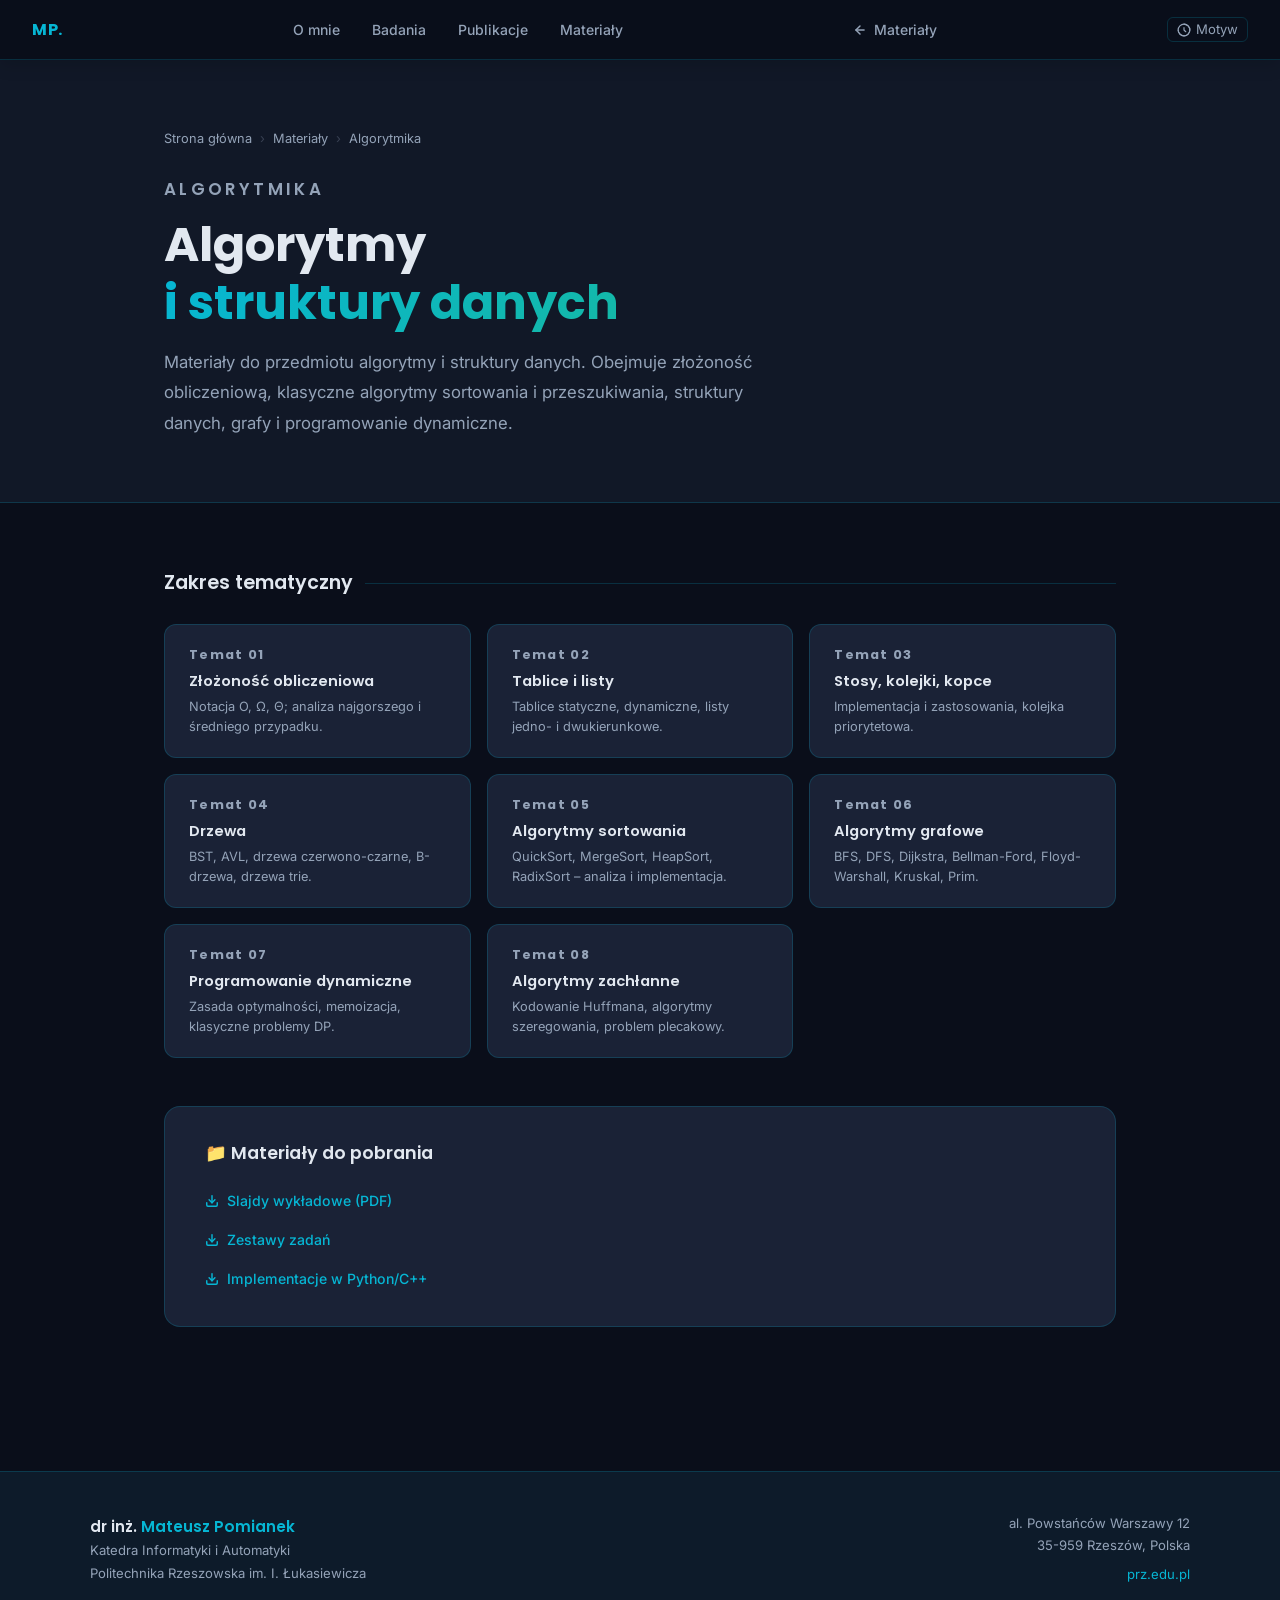
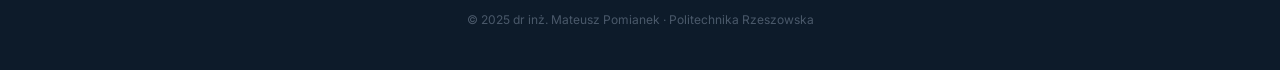
<file: algorytmy.html>
<!DOCTYPE html>
<html lang="pl">
<head>
  <meta charset="UTF-8" />
  <meta name="viewport" content="width=device-width, initial-scale=1.0" />
  <title>Algorytmy i struktury danych – dr inż. Mateusz Pomianek</title>
  <meta name="description" content="Materiały do przedmiotu algorytmy i struktury danych. Obejmuje złożoność obliczeniową, klasyczne algorytmy sortowania i przeszukiwania, struktury danych, grafy i programowanie dynamiczne." />
  <meta name="author" content="dr inż. Mateusz Pomianek" />
  <link rel="icon" href="data:image/svg+xml,<svg xmlns='http://www.w3.org/2000/svg' viewBox='0 0 100 100'><text y='.9em' font-size='90'>🔬</text></svg>" />
  <link rel="preconnect" href="https://fonts.googleapis.com" />
  <link rel="preconnect" href="https://fonts.gstatic.com" crossorigin />
  <link href="https://fonts.googleapis.com/css2?family=Inter:wght@300;400;500;600;700&family=Poppins:wght@300;400;600;700&display=swap" rel="stylesheet" />

  <style>
    *, *::before, *::after { box-sizing: border-box; margin: 0; padding: 0; }

    :root {
      --clr-bg:      #0a0e1a;
      --clr-surface: #111827;
      --clr-surface2:#1a2236;
      --clr-navy:    #0d1b2a;
      --clr-cyan:    #06b6d4;
      --clr-teal:    #14b8a6;
      --clr-neon2:   #7c3aed;
      --clr-text:    #e2e8f0;
      --clr-muted:   #94a3b8;
      --clr-border:  rgba(6,182,212,0.18);
      --font-head:   'Poppins', sans-serif;
      --font-body:   'Inter', sans-serif;
    }

    html { scroll-behavior: smooth; }

    body {
      background: var(--clr-bg);
      color: var(--clr-text);
      font-family: var(--font-body);
      line-height: 1.7;
      overflow-x: hidden;
    }

    ::-webkit-scrollbar { width: 6px; }
    ::-webkit-scrollbar-track { background: var(--clr-bg); }
    ::-webkit-scrollbar-thumb { background: var(--clr-cyan); border-radius: 3px; }

    .container { max-width: 1000px; margin: 0 auto; padding: 0 1.5rem; }

    .gradient-text {
      background: linear-gradient(135deg, var(--clr-cyan), var(--clr-teal));
      -webkit-background-clip: text;
      -webkit-text-fill-color: transparent;
      background-clip: text;
    }

    .section-label {
      font-family: var(--font-head);
      font-size: 0.75rem;
      font-weight: 600;
      letter-spacing: 0.2em;
      text-transform: uppercase;
      color: var(--clr-cyan);
      margin-bottom: 0.75rem;
    }

    .divider {
      width: 60px;
      height: 3px;
      background: linear-gradient(90deg, var(--clr-cyan), var(--clr-teal));
      border-radius: 2px;
      margin-bottom: 2rem;
    }

    /* NAV */
    nav {
      position: fixed;
      top: 0; left: 0; right: 0;
      z-index: 100;
      padding: 1rem 2rem;
      display: flex;
      justify-content: space-between;
      align-items: center;
      background: rgba(10,14,26,0.95);
      backdrop-filter: blur(14px);
      -webkit-backdrop-filter: blur(14px);
      border-bottom: 1px solid var(--clr-border);
    }

    .nav-logo {
      font-family: var(--font-head);
      font-weight: 700;
      font-size: 1rem;
      color: var(--clr-cyan);
      letter-spacing: 0.04em;
      text-decoration: none;
    }

    .nav-links {
      display: flex;
      gap: 2rem;
      list-style: none;
    }

    .nav-links a {
      color: var(--clr-muted);
      text-decoration: none;
      font-size: 0.875rem;
      font-weight: 500;
      transition: color 0.25s;
    }

    .nav-links a:hover { color: var(--clr-cyan); }

    .nav-back {
      display: inline-flex;
      align-items: center;
      gap: 0.4rem;
      color: var(--clr-muted);
      text-decoration: none;
      font-size: 0.875rem;
      font-weight: 500;
      transition: color 0.25s;
    }
    .nav-back:hover { color: var(--clr-cyan); }

    /* PAGE HERO */
    .page-hero {
      padding: 8rem 2rem 4rem;
      background: var(--clr-surface);
      border-bottom: 1px solid var(--clr-border);
    }

    .page-hero h1 {
      font-family: var(--font-head);
      font-size: clamp(2rem, 5vw, 3rem);
      font-weight: 700;
      line-height: 1.2;
      margin-bottom: 1rem;
    }

    .page-hero p {
      color: var(--clr-muted);
      font-size: 1.05rem;
      max-width: 640px;
      line-height: 1.8;
    }

    .breadcrumb {
      display: flex;
      align-items: center;
      gap: 0.5rem;
      margin-bottom: 1.5rem;
      font-size: 0.8rem;
      color: var(--clr-muted);
    }

    .breadcrumb a {
      color: var(--clr-muted);
      text-decoration: none;
      transition: color 0.2s;
    }

    .breadcrumb a:hover { color: var(--clr-cyan); }

    .breadcrumb-sep { color: rgba(148,163,184,0.3); }

    /* MAIN */
    main { padding: 4rem 0 6rem; }

    /* TOPICS GRID */
    .topics-section { margin-bottom: 3rem; }

    .topics-section-title {
      font-family: var(--font-head);
      font-size: 1.2rem;
      font-weight: 600;
      margin-bottom: 1.5rem;
      display: flex;
      align-items: center;
      gap: 0.75rem;
    }

    .topics-section-title::after {
      content: '';
      flex: 1;
      height: 1px;
      background: var(--clr-border);
    }

    .topics-grid {
      display: grid;
      grid-template-columns: repeat(auto-fit, minmax(260px, 1fr));
      gap: 1rem;
    }

    .topic-card {
      background: var(--clr-surface2);
      border: 1px solid var(--clr-border);
      border-radius: 12px;
      padding: 1.25rem 1.5rem;
      transition: border-color 0.3s, transform 0.3s;
    }

    .topic-card:hover {
      border-color: var(--clr-cyan);
      transform: translateY(-2px);
    }

    .topic-num {
      font-family: var(--font-head);
      font-size: 0.7rem;
      font-weight: 700;
      letter-spacing: 0.1em;
      color: var(--clr-teal);
      margin-bottom: 0.4rem;
    }

    .topic-card h4 {
      font-family: var(--font-head);
      font-size: 0.92rem;
      font-weight: 600;
      margin-bottom: 0.35rem;
      line-height: 1.4;
    }

    .topic-card p {
      font-size: 0.8rem;
      color: var(--clr-muted);
      line-height: 1.55;
    }

    /* RESOURCES */
    .resources-section {
      background: var(--clr-surface2);
      border: 1px solid var(--clr-border);
      border-radius: 16px;
      padding: 2rem 2.5rem;
      margin-bottom: 3rem;
    }

    .resources-title {
      font-family: var(--font-head);
      font-size: 1.1rem;
      font-weight: 600;
      margin-bottom: 1.25rem;
      color: var(--clr-text);
    }

    .resource-list {
      list-style: none;
      display: flex;
      flex-direction: column;
      gap: 0.75rem;
    }

    .resource-list li a {
      display: inline-flex;
      align-items: center;
      gap: 0.5rem;
      color: var(--clr-cyan);
      text-decoration: none;
      font-size: 0.88rem;
      font-weight: 500;
      transition: opacity 0.2s;
    }

    .resource-list li a:hover { opacity: 0.75; text-decoration: underline; }

    /* FOOTER */
    footer {
      background: var(--clr-navy);
      border-top: 1px solid var(--clr-border);
      padding: 2.5rem 2rem;
    }

    .footer-inner {
      max-width: 1100px;
      margin: 0 auto;
      display: flex;
      flex-wrap: wrap;
      gap: 2rem;
      align-items: center;
      justify-content: space-between;
    }

    .footer-brand { font-family: var(--font-head); font-size: 0.95rem; font-weight: 600; }
    .footer-brand span { color: var(--clr-cyan); }
    .footer-info { font-size: 0.82rem; color: var(--clr-muted); line-height: 1.7; }
    .footer-copy {
      font-size: 0.75rem;
      color: rgba(148,163,184,0.45);
      text-align: center;
      margin-top: 1.5rem;
    }

    @media (max-width: 700px) {
      .nav-links { display: none; }
      .topics-grid { grid-template-columns: 1fr; }
      .resources-section { padding: 1.5rem; }
    }
  </style>
  <link rel="stylesheet" href="theme-switcher.css" />
  <script src="theme-switcher.js"></script>
</head>
<body>

  <nav id="navbar" role="navigation" aria-label="Nawigacja główna">
    <a href="index.html" class="nav-logo">MP.</a>
    <ul class="nav-links" role="list">
      <li><a href="index.html#about">O mnie</a></li>
      <li><a href="index.html#research">Badania</a></li>
      <li><a href="publications.html">Publikacje</a></li>
      <li><a href="materials.html">Materiały</a></li>
    </ul>
    <a href="materials.html" class="nav-back" aria-label="Powrót do materiałów">
      <svg width="14" height="14" viewBox="0 0 24 24" fill="none" stroke="currentColor" stroke-width="2.5" stroke-linecap="round" stroke-linejoin="round" aria-hidden="true"><polyline points="19 12 5 12"/><polyline points="12 5 5 12 12 19"/></svg>
      Materiały
    </a>
    <div class="theme-picker">
      <button class="theme-toggle" id="themeToggle" aria-haspopup="listbox" aria-expanded="false" aria-label="Motyw – kliknij aby zmienić">
        <svg width="14" height="14" viewBox="0 0 24 24" fill="none" stroke="currentColor" stroke-width="2" stroke-linecap="round" stroke-linejoin="round" aria-hidden="true"><circle cx="12" cy="12" r="10"/><path d="M12 2a10 10 0 0 1 0 20C6.5 22 2 17 2 12"/><path d="M12 8v4l3 3"/></svg>
        Motyw
      </button>
    </div>
  </nav>

  <div class="page-hero">
    <div class="container">
      <div class="breadcrumb">
        <a href="index.html">Strona główna</a>
        <span class="breadcrumb-sep">›</span>
        <a href="materials.html">Materiały</a>
        <span class="breadcrumb-sep">›</span>
        <span>Algorytmika</span>
      </div>
      <p class="section-label">Algorytmika</p>
      <h1>Algorytmy<br><span class="gradient-text">i struktury danych</span></h1>
      <p>Materiały do przedmiotu algorytmy i struktury danych. Obejmuje złożoność obliczeniową, klasyczne algorytmy sortowania i przeszukiwania, struktury danych, grafy i programowanie dynamiczne.</p>
    </div>
  </div>

  <main>
    <div class="container">

      <div class="topics-section">
        <div class="topics-section-title">Zakres tematyczny</div>
        <div class="topics-grid">
          <div class="topic-card">
            <p class="topic-num">Temat 01</p>
            <h4>Złożoność obliczeniowa</h4>
            <p>Notacja O, Ω, Θ; analiza najgorszego i średniego przypadku.</p>
          </div>
          <div class="topic-card">
            <p class="topic-num">Temat 02</p>
            <h4>Tablice i listy</h4>
            <p>Tablice statyczne, dynamiczne, listy jedno- i dwukierunkowe.</p>
          </div>
          <div class="topic-card">
            <p class="topic-num">Temat 03</p>
            <h4>Stosy, kolejki, kopce</h4>
            <p>Implementacja i zastosowania, kolejka priorytetowa.</p>
          </div>
          <div class="topic-card">
            <p class="topic-num">Temat 04</p>
            <h4>Drzewa</h4>
            <p>BST, AVL, drzewa czerwono-czarne, B-drzewa, drzewa trie.</p>
          </div>
          <div class="topic-card">
            <p class="topic-num">Temat 05</p>
            <h4>Algorytmy sortowania</h4>
            <p>QuickSort, MergeSort, HeapSort, RadixSort – analiza i implementacja.</p>
          </div>
          <div class="topic-card">
            <p class="topic-num">Temat 06</p>
            <h4>Algorytmy grafowe</h4>
            <p>BFS, DFS, Dijkstra, Bellman-Ford, Floyd-Warshall, Kruskal, Prim.</p>
          </div>
          <div class="topic-card">
            <p class="topic-num">Temat 07</p>
            <h4>Programowanie dynamiczne</h4>
            <p>Zasada optymalności, memoizacja, klasyczne problemy DP.</p>
          </div>
          <div class="topic-card">
            <p class="topic-num">Temat 08</p>
            <h4>Algorytmy zachłanne</h4>
            <p>Kodowanie Huffmana, algorytmy szeregowania, problem plecakowy.</p>
          </div>
        </div>
      </div>

      <div class="resources-section">
        <p class="resources-title">📁 Materiały do pobrania</p>
        <ul class="resource-list">
          <li><a href="#">
            <svg width="14" height="14" viewBox="0 0 24 24" fill="none" stroke="currentColor" stroke-width="2.5" stroke-linecap="round" stroke-linejoin="round" aria-hidden="true"><path d="M21 15v4a2 2 0 0 1-2 2H5a2 2 0 0 1-2-2v-4"/><polyline points="7 10 12 15 17 10"/><line x1="12" y1="15" x2="12" y2="3"/></svg>
            Slajdy wykładowe (PDF)
          </a></li>
          <li><a href="#">
            <svg width="14" height="14" viewBox="0 0 24 24" fill="none" stroke="currentColor" stroke-width="2.5" stroke-linecap="round" stroke-linejoin="round" aria-hidden="true"><path d="M21 15v4a2 2 0 0 1-2 2H5a2 2 0 0 1-2-2v-4"/><polyline points="7 10 12 15 17 10"/><line x1="12" y1="15" x2="12" y2="3"/></svg>
            Zestawy zadań
          </a></li>
          <li><a href="#">
            <svg width="14" height="14" viewBox="0 0 24 24" fill="none" stroke="currentColor" stroke-width="2.5" stroke-linecap="round" stroke-linejoin="round" aria-hidden="true"><path d="M21 15v4a2 2 0 0 1-2 2H5a2 2 0 0 1-2-2v-4"/><polyline points="7 10 12 15 17 10"/><line x1="12" y1="15" x2="12" y2="3"/></svg>
            Implementacje w Python/C++
          </a></li>
        </ul>
      </div>

    </div>
  </main>

  <footer role="contentinfo">
    <div class="footer-inner">
      <div>
        <p class="footer-brand">dr inż. <span>Mateusz Pomianek</span></p>
        <p class="footer-info">
          Katedra Informatyki i Automatyki<br>
          Politechnika Rzeszowska im. I. Łukasiewicza
        </p>
      </div>
      <div class="footer-info" style="text-align:right">
        <p>al. Powstańców Warszawy 12</p>
        <p>35-959 Rzeszów, Polska</p>
        <p style="margin-top:.4rem; color: var(--clr-cyan);">
          <a href="https://prz.edu.pl" target="_blank" rel="noopener noreferrer" style="color:inherit;text-decoration:none;">prz.edu.pl</a>
        </p>
      </div>
    </div>
    <p class="footer-copy">© 2025 dr inż. Mateusz Pomianek · Politechnika Rzeszowska</p>
  </footer>

</body>
</html>
</file>
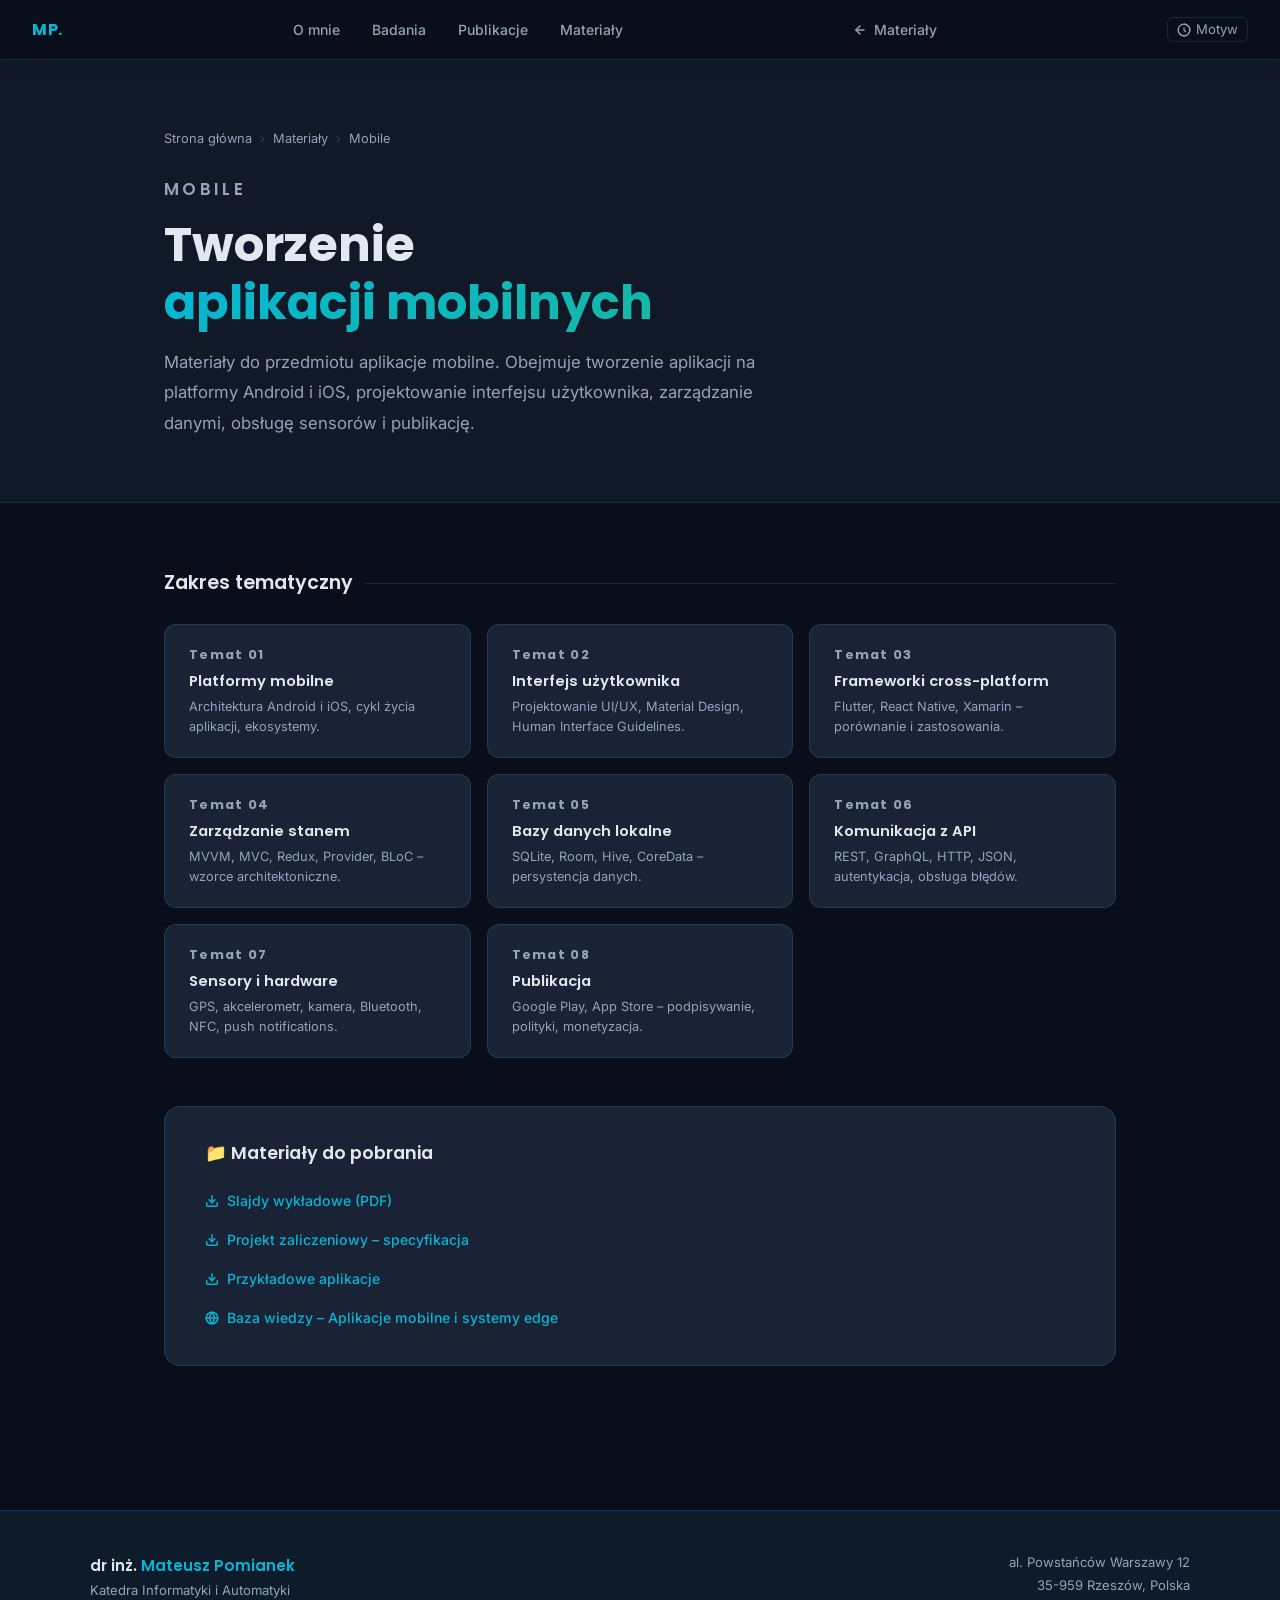
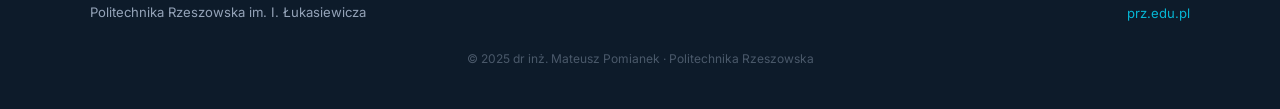
<file: aplikacje-mobilne.html>
<!DOCTYPE html>
<html lang="pl">
<head>
  <meta charset="UTF-8" />
  <meta name="viewport" content="width=device-width, initial-scale=1.0" />
  <title>Aplikacje mobilne – dr inż. Mateusz Pomianek</title>
  <meta name="description" content="Materiały do przedmiotu aplikacje mobilne. Obejmuje tworzenie aplikacji na platformy Android i iOS, projektowanie interfejsu użytkownika, zarządzanie danymi, obsługę sensorów i publikację." />
  <meta name="author" content="dr inż. Mateusz Pomianek" />
  <link rel="icon" href="data:image/svg+xml,<svg xmlns='http://www.w3.org/2000/svg' viewBox='0 0 100 100'><text y='.9em' font-size='90'>🔬</text></svg>" />
  <link rel="preconnect" href="https://fonts.googleapis.com" />
  <link rel="preconnect" href="https://fonts.gstatic.com" crossorigin />
  <link href="https://fonts.googleapis.com/css2?family=Inter:wght@300;400;500;600;700&family=Poppins:wght@300;400;600;700&display=swap" rel="stylesheet" />

  <style>
    *, *::before, *::after { box-sizing: border-box; margin: 0; padding: 0; }

    :root {
      --clr-bg:      #0a0e1a;
      --clr-surface: #111827;
      --clr-surface2:#1a2236;
      --clr-navy:    #0d1b2a;
      --clr-cyan:    #06b6d4;
      --clr-teal:    #14b8a6;
      --clr-neon2:   #7c3aed;
      --clr-text:    #e2e8f0;
      --clr-muted:   #94a3b8;
      --clr-border:  rgba(6,182,212,0.18);
      --font-head:   'Poppins', sans-serif;
      --font-body:   'Inter', sans-serif;
    }

    html { scroll-behavior: smooth; }

    body {
      background: var(--clr-bg);
      color: var(--clr-text);
      font-family: var(--font-body);
      line-height: 1.7;
      overflow-x: hidden;
    }

    ::-webkit-scrollbar { width: 6px; }
    ::-webkit-scrollbar-track { background: var(--clr-bg); }
    ::-webkit-scrollbar-thumb { background: var(--clr-cyan); border-radius: 3px; }

    .container { max-width: 1000px; margin: 0 auto; padding: 0 1.5rem; }

    .gradient-text {
      background: linear-gradient(135deg, var(--clr-cyan), var(--clr-teal));
      -webkit-background-clip: text;
      -webkit-text-fill-color: transparent;
      background-clip: text;
    }

    .section-label {
      font-family: var(--font-head);
      font-size: 0.75rem;
      font-weight: 600;
      letter-spacing: 0.2em;
      text-transform: uppercase;
      color: var(--clr-cyan);
      margin-bottom: 0.75rem;
    }

    .divider {
      width: 60px;
      height: 3px;
      background: linear-gradient(90deg, var(--clr-cyan), var(--clr-teal));
      border-radius: 2px;
      margin-bottom: 2rem;
    }

    /* NAV */
    nav {
      position: fixed;
      top: 0; left: 0; right: 0;
      z-index: 100;
      padding: 1rem 2rem;
      display: flex;
      justify-content: space-between;
      align-items: center;
      background: rgba(10,14,26,0.95);
      backdrop-filter: blur(14px);
      -webkit-backdrop-filter: blur(14px);
      border-bottom: 1px solid var(--clr-border);
    }

    .nav-logo {
      font-family: var(--font-head);
      font-weight: 700;
      font-size: 1rem;
      color: var(--clr-cyan);
      letter-spacing: 0.04em;
      text-decoration: none;
    }

    .nav-links {
      display: flex;
      gap: 2rem;
      list-style: none;
    }

    .nav-links a {
      color: var(--clr-muted);
      text-decoration: none;
      font-size: 0.875rem;
      font-weight: 500;
      transition: color 0.25s;
    }

    .nav-links a:hover { color: var(--clr-cyan); }

    .nav-back {
      display: inline-flex;
      align-items: center;
      gap: 0.4rem;
      color: var(--clr-muted);
      text-decoration: none;
      font-size: 0.875rem;
      font-weight: 500;
      transition: color 0.25s;
    }
    .nav-back:hover { color: var(--clr-cyan); }

    /* PAGE HERO */
    .page-hero {
      padding: 8rem 2rem 4rem;
      background: var(--clr-surface);
      border-bottom: 1px solid var(--clr-border);
    }

    .page-hero h1 {
      font-family: var(--font-head);
      font-size: clamp(2rem, 5vw, 3rem);
      font-weight: 700;
      line-height: 1.2;
      margin-bottom: 1rem;
    }

    .page-hero p {
      color: var(--clr-muted);
      font-size: 1.05rem;
      max-width: 640px;
      line-height: 1.8;
    }

    .breadcrumb {
      display: flex;
      align-items: center;
      gap: 0.5rem;
      margin-bottom: 1.5rem;
      font-size: 0.8rem;
      color: var(--clr-muted);
    }

    .breadcrumb a {
      color: var(--clr-muted);
      text-decoration: none;
      transition: color 0.2s;
    }

    .breadcrumb a:hover { color: var(--clr-cyan); }

    .breadcrumb-sep { color: rgba(148,163,184,0.3); }

    /* MAIN */
    main { padding: 4rem 0 6rem; }

    /* TOPICS GRID */
    .topics-section { margin-bottom: 3rem; }

    .topics-section-title {
      font-family: var(--font-head);
      font-size: 1.2rem;
      font-weight: 600;
      margin-bottom: 1.5rem;
      display: flex;
      align-items: center;
      gap: 0.75rem;
    }

    .topics-section-title::after {
      content: '';
      flex: 1;
      height: 1px;
      background: var(--clr-border);
    }

    .topics-grid {
      display: grid;
      grid-template-columns: repeat(auto-fit, minmax(260px, 1fr));
      gap: 1rem;
    }

    .topic-card {
      background: var(--clr-surface2);
      border: 1px solid var(--clr-border);
      border-radius: 12px;
      padding: 1.25rem 1.5rem;
      transition: border-color 0.3s, transform 0.3s;
    }

    .topic-card:hover {
      border-color: var(--clr-cyan);
      transform: translateY(-2px);
    }

    .topic-num {
      font-family: var(--font-head);
      font-size: 0.7rem;
      font-weight: 700;
      letter-spacing: 0.1em;
      color: var(--clr-teal);
      margin-bottom: 0.4rem;
    }

    .topic-card h4 {
      font-family: var(--font-head);
      font-size: 0.92rem;
      font-weight: 600;
      margin-bottom: 0.35rem;
      line-height: 1.4;
    }

    .topic-card p {
      font-size: 0.8rem;
      color: var(--clr-muted);
      line-height: 1.55;
    }

    /* RESOURCES */
    .resources-section {
      background: var(--clr-surface2);
      border: 1px solid var(--clr-border);
      border-radius: 16px;
      padding: 2rem 2.5rem;
      margin-bottom: 3rem;
    }

    .resources-title {
      font-family: var(--font-head);
      font-size: 1.1rem;
      font-weight: 600;
      margin-bottom: 1.25rem;
      color: var(--clr-text);
    }

    .resource-list {
      list-style: none;
      display: flex;
      flex-direction: column;
      gap: 0.75rem;
    }

    .resource-list li a {
      display: inline-flex;
      align-items: center;
      gap: 0.5rem;
      color: var(--clr-cyan);
      text-decoration: none;
      font-size: 0.88rem;
      font-weight: 500;
      transition: opacity 0.2s;
    }

    .resource-list li a:hover { opacity: 0.75; text-decoration: underline; }

    /* FOOTER */
    footer {
      background: var(--clr-navy);
      border-top: 1px solid var(--clr-border);
      padding: 2.5rem 2rem;
    }

    .footer-inner {
      max-width: 1100px;
      margin: 0 auto;
      display: flex;
      flex-wrap: wrap;
      gap: 2rem;
      align-items: center;
      justify-content: space-between;
    }

    .footer-brand { font-family: var(--font-head); font-size: 0.95rem; font-weight: 600; }
    .footer-brand span { color: var(--clr-cyan); }
    .footer-info { font-size: 0.82rem; color: var(--clr-muted); line-height: 1.7; }
    .footer-copy {
      font-size: 0.75rem;
      color: rgba(148,163,184,0.45);
      text-align: center;
      margin-top: 1.5rem;
    }

    @media (max-width: 700px) {
      .nav-links { display: none; }
      .topics-grid { grid-template-columns: 1fr; }
      .resources-section { padding: 1.5rem; }
    }
  </style>
  <link rel="stylesheet" href="theme-switcher.css" />
  <script src="theme-switcher.js"></script>
</head>
<body>

  <nav id="navbar" role="navigation" aria-label="Nawigacja główna">
    <a href="index.html" class="nav-logo">MP.</a>
    <ul class="nav-links" role="list">
      <li><a href="index.html#about">O mnie</a></li>
      <li><a href="index.html#research">Badania</a></li>
      <li><a href="publications.html">Publikacje</a></li>
      <li><a href="materials.html">Materiały</a></li>
    </ul>
    <a href="materials.html" class="nav-back" aria-label="Powrót do materiałów">
      <svg width="14" height="14" viewBox="0 0 24 24" fill="none" stroke="currentColor" stroke-width="2.5" stroke-linecap="round" stroke-linejoin="round" aria-hidden="true"><polyline points="19 12 5 12"/><polyline points="12 5 5 12 12 19"/></svg>
      Materiały
    </a>
    <div class="theme-picker">
      <button class="theme-toggle" id="themeToggle" aria-haspopup="listbox" aria-expanded="false" aria-label="Motyw – kliknij aby zmienić">
        <svg width="14" height="14" viewBox="0 0 24 24" fill="none" stroke="currentColor" stroke-width="2" stroke-linecap="round" stroke-linejoin="round" aria-hidden="true"><circle cx="12" cy="12" r="10"/><path d="M12 2a10 10 0 0 1 0 20C6.5 22 2 17 2 12"/><path d="M12 8v4l3 3"/></svg>
        Motyw
      </button>
    </div>
  </nav>

  <div class="page-hero">
    <div class="container">
      <div class="breadcrumb">
        <a href="index.html">Strona główna</a>
        <span class="breadcrumb-sep">›</span>
        <a href="materials.html">Materiały</a>
        <span class="breadcrumb-sep">›</span>
        <span>Mobile</span>
      </div>
      <p class="section-label">Mobile</p>
      <h1>Tworzenie<br><span class="gradient-text">aplikacji mobilnych</span></h1>
      <p>Materiały do przedmiotu aplikacje mobilne. Obejmuje tworzenie aplikacji na platformy Android i iOS, projektowanie interfejsu użytkownika, zarządzanie danymi, obsługę sensorów i publikację.</p>
    </div>
  </div>

  <main>
    <div class="container">

      <div class="topics-section">
        <div class="topics-section-title">Zakres tematyczny</div>
        <div class="topics-grid">
          <div class="topic-card">
            <p class="topic-num">Temat 01</p>
            <h4>Platformy mobilne</h4>
            <p>Architektura Android i iOS, cykl życia aplikacji, ekosystemy.</p>
          </div>
          <div class="topic-card">
            <p class="topic-num">Temat 02</p>
            <h4>Interfejs użytkownika</h4>
            <p>Projektowanie UI/UX, Material Design, Human Interface Guidelines.</p>
          </div>
          <div class="topic-card">
            <p class="topic-num">Temat 03</p>
            <h4>Frameworki cross-platform</h4>
            <p>Flutter, React Native, Xamarin – porównanie i zastosowania.</p>
          </div>
          <div class="topic-card">
            <p class="topic-num">Temat 04</p>
            <h4>Zarządzanie stanem</h4>
            <p>MVVM, MVC, Redux, Provider, BLoC – wzorce architektoniczne.</p>
          </div>
          <div class="topic-card">
            <p class="topic-num">Temat 05</p>
            <h4>Bazy danych lokalne</h4>
            <p>SQLite, Room, Hive, CoreData – persystencja danych.</p>
          </div>
          <div class="topic-card">
            <p class="topic-num">Temat 06</p>
            <h4>Komunikacja z API</h4>
            <p>REST, GraphQL, HTTP, JSON, autentykacja, obsługa błędów.</p>
          </div>
          <div class="topic-card">
            <p class="topic-num">Temat 07</p>
            <h4>Sensory i hardware</h4>
            <p>GPS, akcelerometr, kamera, Bluetooth, NFC, push notifications.</p>
          </div>
          <div class="topic-card">
            <p class="topic-num">Temat 08</p>
            <h4>Publikacja</h4>
            <p>Google Play, App Store – podpisywanie, polityki, monetyzacja.</p>
          </div>
        </div>
      </div>

      <div class="resources-section">
        <p class="resources-title">📁 Materiały do pobrania</p>
        <ul class="resource-list">
          <li><a href="#">
            <svg width="14" height="14" viewBox="0 0 24 24" fill="none" stroke="currentColor" stroke-width="2.5" stroke-linecap="round" stroke-linejoin="round" aria-hidden="true"><path d="M21 15v4a2 2 0 0 1-2 2H5a2 2 0 0 1-2-2v-4"/><polyline points="7 10 12 15 17 10"/><line x1="12" y1="15" x2="12" y2="3"/></svg>
            Slajdy wykładowe (PDF)
          </a></li>
          <li><a href="#">
            <svg width="14" height="14" viewBox="0 0 24 24" fill="none" stroke="currentColor" stroke-width="2.5" stroke-linecap="round" stroke-linejoin="round" aria-hidden="true"><path d="M21 15v4a2 2 0 0 1-2 2H5a2 2 0 0 1-2-2v-4"/><polyline points="7 10 12 15 17 10"/><line x1="12" y1="15" x2="12" y2="3"/></svg>
            Projekt zaliczeniowy – specyfikacja
          </a></li>
          <li><a href="#">
            <svg width="14" height="14" viewBox="0 0 24 24" fill="none" stroke="currentColor" stroke-width="2.5" stroke-linecap="round" stroke-linejoin="round" aria-hidden="true"><path d="M21 15v4a2 2 0 0 1-2 2H5a2 2 0 0 1-2-2v-4"/><polyline points="7 10 12 15 17 10"/><line x1="12" y1="15" x2="12" y2="3"/></svg>
            Przykładowe aplikacje
          </a></li>
          <li><a href="https://matpomgit.github.io/MobileHub/" target="_blank" rel="noopener noreferrer">
            <svg width="14" height="14" viewBox="0 0 24 24" fill="none" stroke="currentColor" stroke-width="2.5" stroke-linecap="round" stroke-linejoin="round" aria-hidden="true"><circle cx="12" cy="12" r="10"/><line x1="2" y1="12" x2="22" y2="12"/><path d="M12 2a15.3 15.3 0 0 1 4 10 15.3 15.3 0 0 1-4 10 15.3 15.3 0 0 1-4-10 15.3 15.3 0 0 1 4-10z"/></svg>
            Baza wiedzy – Aplikacje mobilne i systemy edge
          </a></li>
        </ul>
      </div>

    </div>
  </main>

  <footer role="contentinfo">
    <div class="footer-inner">
      <div>
        <p class="footer-brand">dr inż. <span>Mateusz Pomianek</span></p>
        <p class="footer-info">
          Katedra Informatyki i Automatyki<br>
          Politechnika Rzeszowska im. I. Łukasiewicza
        </p>
      </div>
      <div class="footer-info" style="text-align:right">
        <p>al. Powstańców Warszawy 12</p>
        <p>35-959 Rzeszów, Polska</p>
        <p style="margin-top:.4rem; color: var(--clr-cyan);">
          <a href="https://prz.edu.pl" target="_blank" rel="noopener noreferrer" style="color:inherit;text-decoration:none;">prz.edu.pl</a>
        </p>
      </div>
    </div>
    <p class="footer-copy">© 2025 dr inż. Mateusz Pomianek · Politechnika Rzeszowska</p>
  </footer>

</body>
</html>
</file>
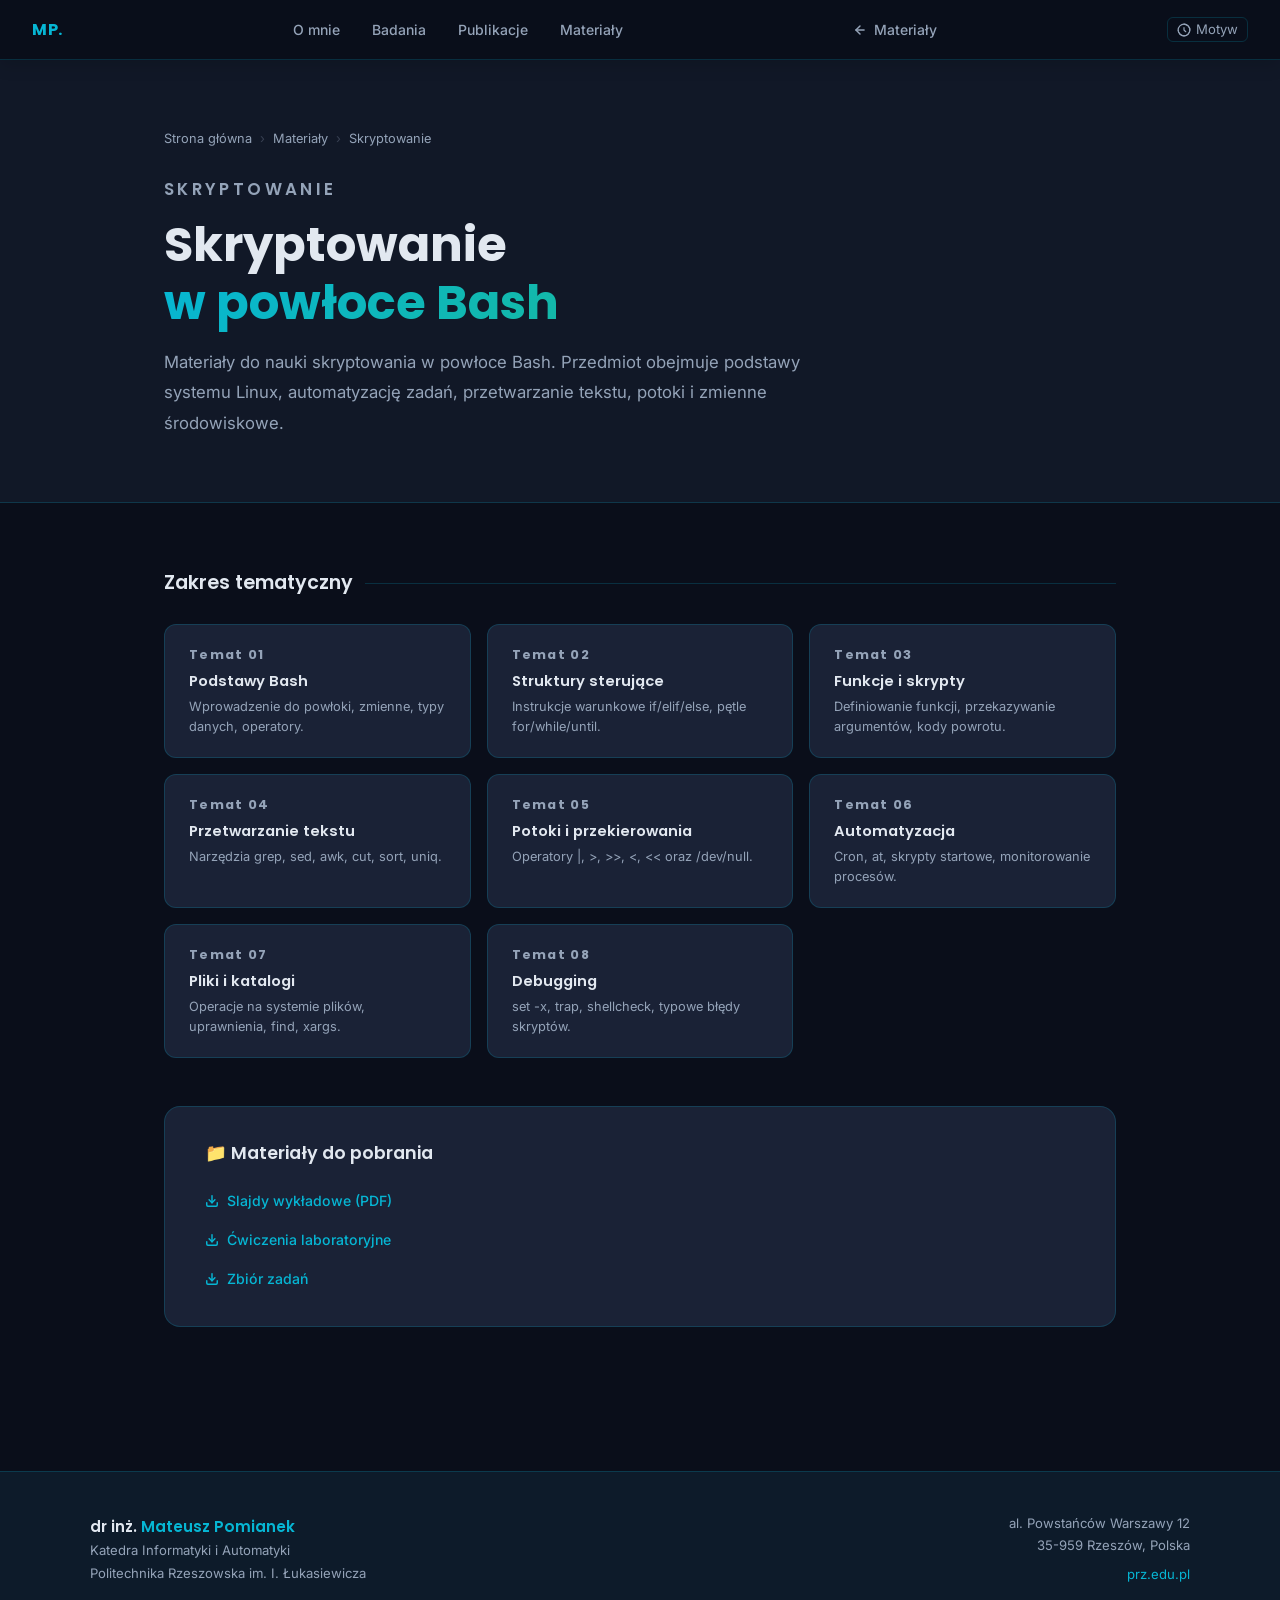
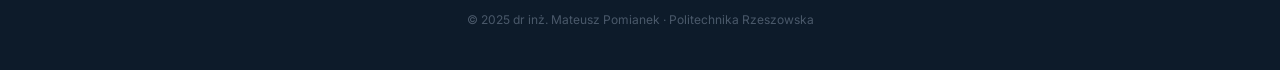
<file: bash.html>
<!DOCTYPE html>
<html lang="pl">
<head>
  <meta charset="UTF-8" />
  <meta name="viewport" content="width=device-width, initial-scale=1.0" />
  <title>Bash – Skryptowanie w powłoce – dr inż. Mateusz Pomianek</title>
  <meta name="description" content="Materiały do nauki skryptowania w powłoce Bash. Przedmiot obejmuje podstawy systemu Linux, automatyzację zadań, przetwarzanie tekstu, potoki i zmienne środowiskowe." />
  <meta name="author" content="dr inż. Mateusz Pomianek" />
  <link rel="icon" href="data:image/svg+xml,<svg xmlns='http://www.w3.org/2000/svg' viewBox='0 0 100 100'><text y='.9em' font-size='90'>🔬</text></svg>" />
  <link rel="preconnect" href="https://fonts.googleapis.com" />
  <link rel="preconnect" href="https://fonts.gstatic.com" crossorigin />
  <link href="https://fonts.googleapis.com/css2?family=Inter:wght@300;400;500;600;700&family=Poppins:wght@300;400;600;700&display=swap" rel="stylesheet" />

  <style>
    *, *::before, *::after { box-sizing: border-box; margin: 0; padding: 0; }

    :root {
      --clr-bg:      #0a0e1a;
      --clr-surface: #111827;
      --clr-surface2:#1a2236;
      --clr-navy:    #0d1b2a;
      --clr-cyan:    #06b6d4;
      --clr-teal:    #14b8a6;
      --clr-neon2:   #7c3aed;
      --clr-text:    #e2e8f0;
      --clr-muted:   #94a3b8;
      --clr-border:  rgba(6,182,212,0.18);
      --font-head:   'Poppins', sans-serif;
      --font-body:   'Inter', sans-serif;
    }

    html { scroll-behavior: smooth; }

    body {
      background: var(--clr-bg);
      color: var(--clr-text);
      font-family: var(--font-body);
      line-height: 1.7;
      overflow-x: hidden;
    }

    ::-webkit-scrollbar { width: 6px; }
    ::-webkit-scrollbar-track { background: var(--clr-bg); }
    ::-webkit-scrollbar-thumb { background: var(--clr-cyan); border-radius: 3px; }

    .container { max-width: 1000px; margin: 0 auto; padding: 0 1.5rem; }

    .gradient-text {
      background: linear-gradient(135deg, var(--clr-cyan), var(--clr-teal));
      -webkit-background-clip: text;
      -webkit-text-fill-color: transparent;
      background-clip: text;
    }

    .section-label {
      font-family: var(--font-head);
      font-size: 0.75rem;
      font-weight: 600;
      letter-spacing: 0.2em;
      text-transform: uppercase;
      color: var(--clr-cyan);
      margin-bottom: 0.75rem;
    }

    .divider {
      width: 60px;
      height: 3px;
      background: linear-gradient(90deg, var(--clr-cyan), var(--clr-teal));
      border-radius: 2px;
      margin-bottom: 2rem;
    }

    /* NAV */
    nav {
      position: fixed;
      top: 0; left: 0; right: 0;
      z-index: 100;
      padding: 1rem 2rem;
      display: flex;
      justify-content: space-between;
      align-items: center;
      background: rgba(10,14,26,0.95);
      backdrop-filter: blur(14px);
      -webkit-backdrop-filter: blur(14px);
      border-bottom: 1px solid var(--clr-border);
    }

    .nav-logo {
      font-family: var(--font-head);
      font-weight: 700;
      font-size: 1rem;
      color: var(--clr-cyan);
      letter-spacing: 0.04em;
      text-decoration: none;
    }

    .nav-links {
      display: flex;
      gap: 2rem;
      list-style: none;
    }

    .nav-links a {
      color: var(--clr-muted);
      text-decoration: none;
      font-size: 0.875rem;
      font-weight: 500;
      transition: color 0.25s;
    }

    .nav-links a:hover { color: var(--clr-cyan); }

    .nav-back {
      display: inline-flex;
      align-items: center;
      gap: 0.4rem;
      color: var(--clr-muted);
      text-decoration: none;
      font-size: 0.875rem;
      font-weight: 500;
      transition: color 0.25s;
    }
    .nav-back:hover { color: var(--clr-cyan); }

    /* PAGE HERO */
    .page-hero {
      padding: 8rem 2rem 4rem;
      background: var(--clr-surface);
      border-bottom: 1px solid var(--clr-border);
    }

    .page-hero h1 {
      font-family: var(--font-head);
      font-size: clamp(2rem, 5vw, 3rem);
      font-weight: 700;
      line-height: 1.2;
      margin-bottom: 1rem;
    }

    .page-hero p {
      color: var(--clr-muted);
      font-size: 1.05rem;
      max-width: 640px;
      line-height: 1.8;
    }

    .breadcrumb {
      display: flex;
      align-items: center;
      gap: 0.5rem;
      margin-bottom: 1.5rem;
      font-size: 0.8rem;
      color: var(--clr-muted);
    }

    .breadcrumb a {
      color: var(--clr-muted);
      text-decoration: none;
      transition: color 0.2s;
    }

    .breadcrumb a:hover { color: var(--clr-cyan); }

    .breadcrumb-sep { color: rgba(148,163,184,0.3); }

    /* MAIN */
    main { padding: 4rem 0 6rem; }

    /* TOPICS GRID */
    .topics-section { margin-bottom: 3rem; }

    .topics-section-title {
      font-family: var(--font-head);
      font-size: 1.2rem;
      font-weight: 600;
      margin-bottom: 1.5rem;
      display: flex;
      align-items: center;
      gap: 0.75rem;
    }

    .topics-section-title::after {
      content: '';
      flex: 1;
      height: 1px;
      background: var(--clr-border);
    }

    .topics-grid {
      display: grid;
      grid-template-columns: repeat(auto-fit, minmax(260px, 1fr));
      gap: 1rem;
    }

    .topic-card {
      background: var(--clr-surface2);
      border: 1px solid var(--clr-border);
      border-radius: 12px;
      padding: 1.25rem 1.5rem;
      transition: border-color 0.3s, transform 0.3s;
    }

    .topic-card:hover {
      border-color: var(--clr-cyan);
      transform: translateY(-2px);
    }

    .topic-num {
      font-family: var(--font-head);
      font-size: 0.7rem;
      font-weight: 700;
      letter-spacing: 0.1em;
      color: var(--clr-teal);
      margin-bottom: 0.4rem;
    }

    .topic-card h4 {
      font-family: var(--font-head);
      font-size: 0.92rem;
      font-weight: 600;
      margin-bottom: 0.35rem;
      line-height: 1.4;
    }

    .topic-card p {
      font-size: 0.8rem;
      color: var(--clr-muted);
      line-height: 1.55;
    }

    /* RESOURCES */
    .resources-section {
      background: var(--clr-surface2);
      border: 1px solid var(--clr-border);
      border-radius: 16px;
      padding: 2rem 2.5rem;
      margin-bottom: 3rem;
    }

    .resources-title {
      font-family: var(--font-head);
      font-size: 1.1rem;
      font-weight: 600;
      margin-bottom: 1.25rem;
      color: var(--clr-text);
    }

    .resource-list {
      list-style: none;
      display: flex;
      flex-direction: column;
      gap: 0.75rem;
    }

    .resource-list li a {
      display: inline-flex;
      align-items: center;
      gap: 0.5rem;
      color: var(--clr-cyan);
      text-decoration: none;
      font-size: 0.88rem;
      font-weight: 500;
      transition: opacity 0.2s;
    }

    .resource-list li a:hover { opacity: 0.75; text-decoration: underline; }

    /* FOOTER */
    footer {
      background: var(--clr-navy);
      border-top: 1px solid var(--clr-border);
      padding: 2.5rem 2rem;
    }

    .footer-inner {
      max-width: 1100px;
      margin: 0 auto;
      display: flex;
      flex-wrap: wrap;
      gap: 2rem;
      align-items: center;
      justify-content: space-between;
    }

    .footer-brand { font-family: var(--font-head); font-size: 0.95rem; font-weight: 600; }
    .footer-brand span { color: var(--clr-cyan); }
    .footer-info { font-size: 0.82rem; color: var(--clr-muted); line-height: 1.7; }
    .footer-copy {
      font-size: 0.75rem;
      color: rgba(148,163,184,0.45);
      text-align: center;
      margin-top: 1.5rem;
    }

    @media (max-width: 700px) {
      .nav-links { display: none; }
      .topics-grid { grid-template-columns: 1fr; }
      .resources-section { padding: 1.5rem; }
    }
  </style>
  <link rel="stylesheet" href="theme-switcher.css" />
  <script src="theme-switcher.js"></script>
</head>
<body>

  <nav id="navbar" role="navigation" aria-label="Nawigacja główna">
    <a href="index.html" class="nav-logo">MP.</a>
    <ul class="nav-links" role="list">
      <li><a href="index.html#about">O mnie</a></li>
      <li><a href="index.html#research">Badania</a></li>
      <li><a href="publications.html">Publikacje</a></li>
      <li><a href="materials.html">Materiały</a></li>
    </ul>
    <a href="materials.html" class="nav-back" aria-label="Powrót do materiałów">
      <svg width="14" height="14" viewBox="0 0 24 24" fill="none" stroke="currentColor" stroke-width="2.5" stroke-linecap="round" stroke-linejoin="round" aria-hidden="true"><polyline points="19 12 5 12"/><polyline points="12 5 5 12 12 19"/></svg>
      Materiały
    </a>
    <div class="theme-picker">
      <button class="theme-toggle" id="themeToggle" aria-haspopup="listbox" aria-expanded="false" aria-label="Motyw – kliknij aby zmienić">
        <svg width="14" height="14" viewBox="0 0 24 24" fill="none" stroke="currentColor" stroke-width="2" stroke-linecap="round" stroke-linejoin="round" aria-hidden="true"><circle cx="12" cy="12" r="10"/><path d="M12 2a10 10 0 0 1 0 20C6.5 22 2 17 2 12"/><path d="M12 8v4l3 3"/></svg>
        Motyw
      </button>
    </div>
  </nav>

  <div class="page-hero">
    <div class="container">
      <div class="breadcrumb">
        <a href="index.html">Strona główna</a>
        <span class="breadcrumb-sep">›</span>
        <a href="materials.html">Materiały</a>
        <span class="breadcrumb-sep">›</span>
        <span>Skryptowanie</span>
      </div>
      <p class="section-label">Skryptowanie</p>
      <h1>Skryptowanie<br><span class="gradient-text">w powłoce Bash</span></h1>
      <p>Materiały do nauki skryptowania w powłoce Bash. Przedmiot obejmuje podstawy systemu Linux, automatyzację zadań, przetwarzanie tekstu, potoki i zmienne środowiskowe.</p>
    </div>
  </div>

  <main>
    <div class="container">

      <div class="topics-section">
        <div class="topics-section-title">Zakres tematyczny</div>
        <div class="topics-grid">
          <div class="topic-card">
            <p class="topic-num">Temat 01</p>
            <h4>Podstawy Bash</h4>
            <p>Wprowadzenie do powłoki, zmienne, typy danych, operatory.</p>
          </div>
          <div class="topic-card">
            <p class="topic-num">Temat 02</p>
            <h4>Struktury sterujące</h4>
            <p>Instrukcje warunkowe if/elif/else, pętle for/while/until.</p>
          </div>
          <div class="topic-card">
            <p class="topic-num">Temat 03</p>
            <h4>Funkcje i skrypty</h4>
            <p>Definiowanie funkcji, przekazywanie argumentów, kody powrotu.</p>
          </div>
          <div class="topic-card">
            <p class="topic-num">Temat 04</p>
            <h4>Przetwarzanie tekstu</h4>
            <p>Narzędzia grep, sed, awk, cut, sort, uniq.</p>
          </div>
          <div class="topic-card">
            <p class="topic-num">Temat 05</p>
            <h4>Potoki i przekierowania</h4>
            <p>Operatory |, >, >>, <, << oraz /dev/null.</p>
          </div>
          <div class="topic-card">
            <p class="topic-num">Temat 06</p>
            <h4>Automatyzacja</h4>
            <p>Cron, at, skrypty startowe, monitorowanie procesów.</p>
          </div>
          <div class="topic-card">
            <p class="topic-num">Temat 07</p>
            <h4>Pliki i katalogi</h4>
            <p>Operacje na systemie plików, uprawnienia, find, xargs.</p>
          </div>
          <div class="topic-card">
            <p class="topic-num">Temat 08</p>
            <h4>Debugging</h4>
            <p>set -x, trap, shellcheck, typowe błędy skryptów.</p>
          </div>
        </div>
      </div>

      <div class="resources-section">
        <p class="resources-title">📁 Materiały do pobrania</p>
        <ul class="resource-list">
          <li><a href="#">
            <svg width="14" height="14" viewBox="0 0 24 24" fill="none" stroke="currentColor" stroke-width="2.5" stroke-linecap="round" stroke-linejoin="round" aria-hidden="true"><path d="M21 15v4a2 2 0 0 1-2 2H5a2 2 0 0 1-2-2v-4"/><polyline points="7 10 12 15 17 10"/><line x1="12" y1="15" x2="12" y2="3"/></svg>
            Slajdy wykładowe (PDF)
          </a></li>
          <li><a href="#">
            <svg width="14" height="14" viewBox="0 0 24 24" fill="none" stroke="currentColor" stroke-width="2.5" stroke-linecap="round" stroke-linejoin="round" aria-hidden="true"><path d="M21 15v4a2 2 0 0 1-2 2H5a2 2 0 0 1-2-2v-4"/><polyline points="7 10 12 15 17 10"/><line x1="12" y1="15" x2="12" y2="3"/></svg>
            Ćwiczenia laboratoryjne
          </a></li>
          <li><a href="#">
            <svg width="14" height="14" viewBox="0 0 24 24" fill="none" stroke="currentColor" stroke-width="2.5" stroke-linecap="round" stroke-linejoin="round" aria-hidden="true"><path d="M21 15v4a2 2 0 0 1-2 2H5a2 2 0 0 1-2-2v-4"/><polyline points="7 10 12 15 17 10"/><line x1="12" y1="15" x2="12" y2="3"/></svg>
            Zbiór zadań
          </a></li>
        </ul>
      </div>

    </div>
  </main>

  <footer role="contentinfo">
    <div class="footer-inner">
      <div>
        <p class="footer-brand">dr inż. <span>Mateusz Pomianek</span></p>
        <p class="footer-info">
          Katedra Informatyki i Automatyki<br>
          Politechnika Rzeszowska im. I. Łukasiewicza
        </p>
      </div>
      <div class="footer-info" style="text-align:right">
        <p>al. Powstańców Warszawy 12</p>
        <p>35-959 Rzeszów, Polska</p>
        <p style="margin-top:.4rem; color: var(--clr-cyan);">
          <a href="https://prz.edu.pl" target="_blank" rel="noopener noreferrer" style="color:inherit;text-decoration:none;">prz.edu.pl</a>
        </p>
      </div>
    </div>
    <p class="footer-copy">© 2025 dr inż. Mateusz Pomianek · Politechnika Rzeszowska</p>
  </footer>

</body>
</html>
</file>
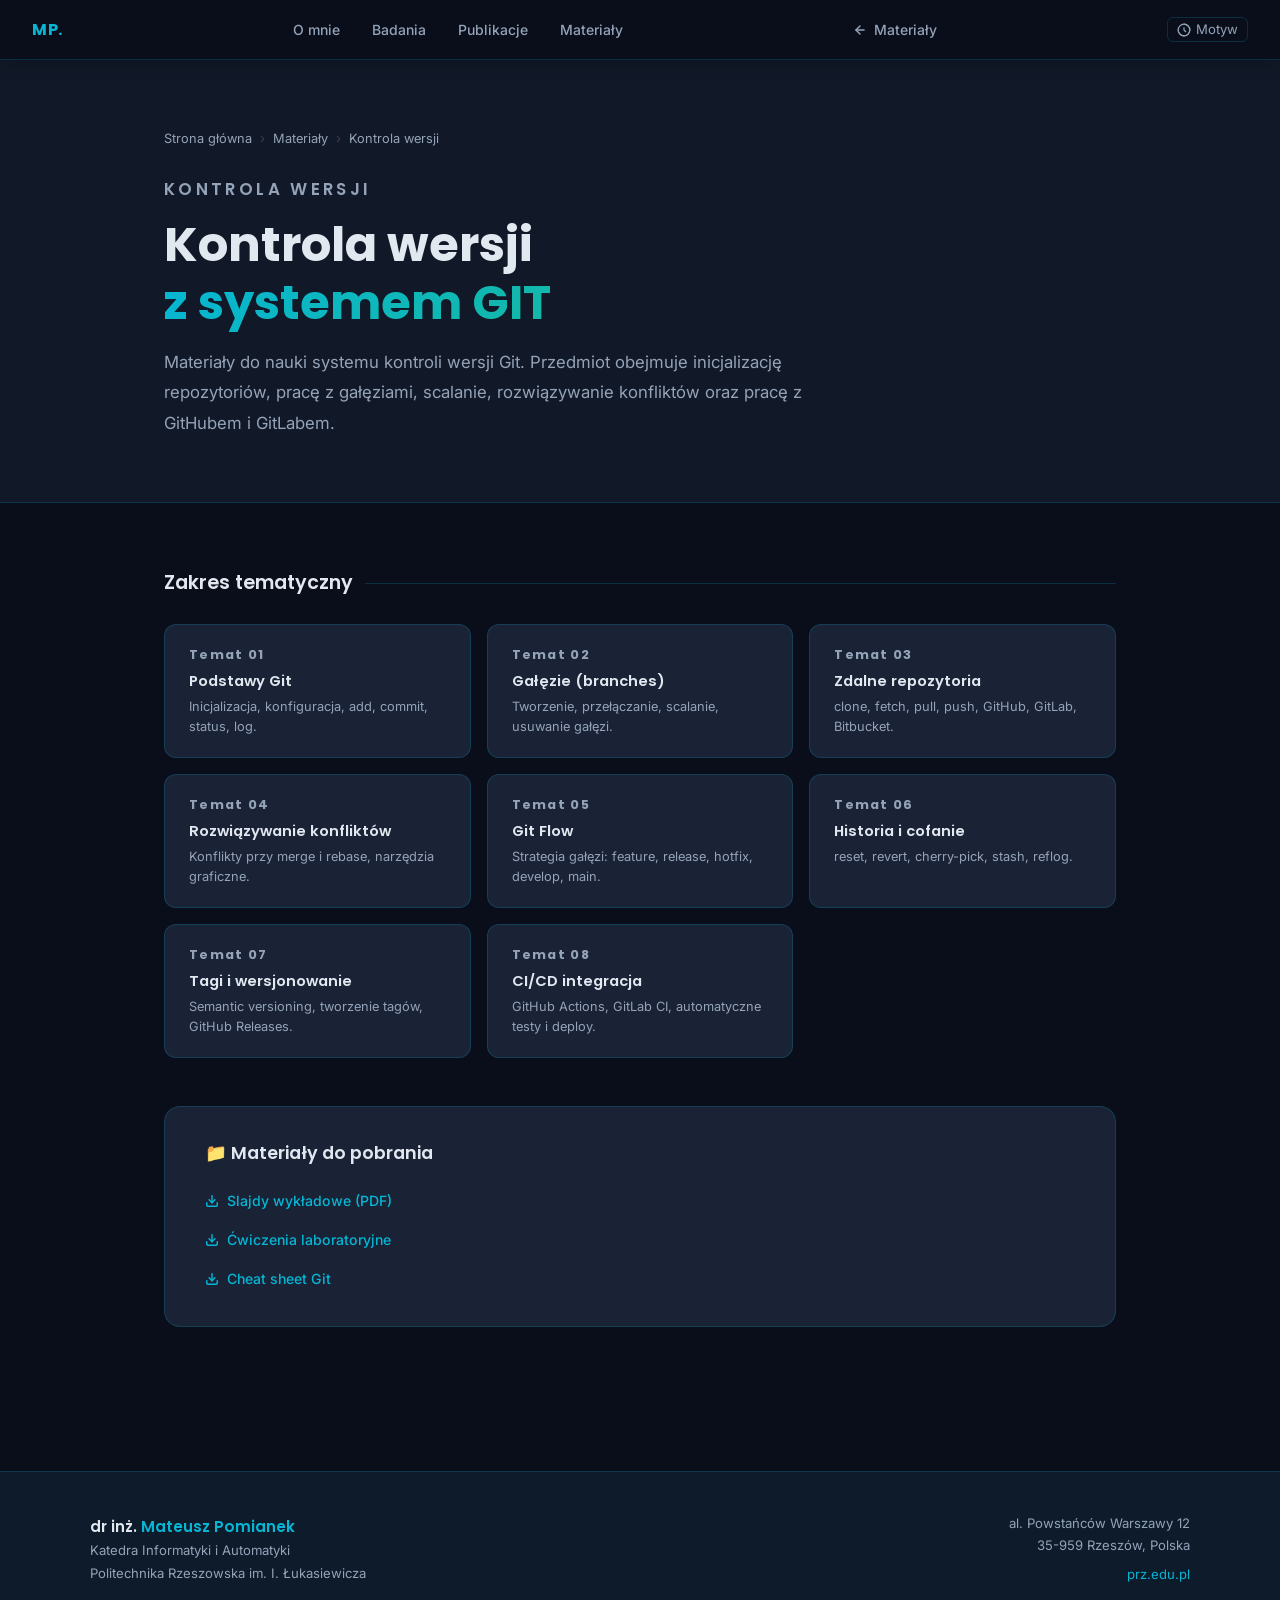
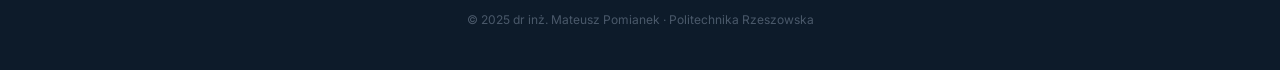
<file: git.html>
<!DOCTYPE html>
<html lang="pl">
<head>
  <meta charset="UTF-8" />
  <meta name="viewport" content="width=device-width, initial-scale=1.0" />
  <title>GIT – Kontrola wersji – dr inż. Mateusz Pomianek</title>
  <meta name="description" content="Materiały do nauki systemu kontroli wersji Git. Przedmiot obejmuje inicjalizację repozytoriów, pracę z gałęziami, scalanie, rozwiązywanie konfliktów oraz pracę z GitHubem i GitLabem." />
  <meta name="author" content="dr inż. Mateusz Pomianek" />
  <link rel="icon" href="data:image/svg+xml,<svg xmlns='http://www.w3.org/2000/svg' viewBox='0 0 100 100'><text y='.9em' font-size='90'>🔬</text></svg>" />
  <link rel="preconnect" href="https://fonts.googleapis.com" />
  <link rel="preconnect" href="https://fonts.gstatic.com" crossorigin />
  <link href="https://fonts.googleapis.com/css2?family=Inter:wght@300;400;500;600;700&family=Poppins:wght@300;400;600;700&display=swap" rel="stylesheet" />

  <style>
    *, *::before, *::after { box-sizing: border-box; margin: 0; padding: 0; }

    :root {
      --clr-bg:      #0a0e1a;
      --clr-surface: #111827;
      --clr-surface2:#1a2236;
      --clr-navy:    #0d1b2a;
      --clr-cyan:    #06b6d4;
      --clr-teal:    #14b8a6;
      --clr-neon2:   #7c3aed;
      --clr-text:    #e2e8f0;
      --clr-muted:   #94a3b8;
      --clr-border:  rgba(6,182,212,0.18);
      --font-head:   'Poppins', sans-serif;
      --font-body:   'Inter', sans-serif;
    }

    html { scroll-behavior: smooth; }

    body {
      background: var(--clr-bg);
      color: var(--clr-text);
      font-family: var(--font-body);
      line-height: 1.7;
      overflow-x: hidden;
    }

    ::-webkit-scrollbar { width: 6px; }
    ::-webkit-scrollbar-track { background: var(--clr-bg); }
    ::-webkit-scrollbar-thumb { background: var(--clr-cyan); border-radius: 3px; }

    .container { max-width: 1000px; margin: 0 auto; padding: 0 1.5rem; }

    .gradient-text {
      background: linear-gradient(135deg, var(--clr-cyan), var(--clr-teal));
      -webkit-background-clip: text;
      -webkit-text-fill-color: transparent;
      background-clip: text;
    }

    .section-label {
      font-family: var(--font-head);
      font-size: 0.75rem;
      font-weight: 600;
      letter-spacing: 0.2em;
      text-transform: uppercase;
      color: var(--clr-cyan);
      margin-bottom: 0.75rem;
    }

    .divider {
      width: 60px;
      height: 3px;
      background: linear-gradient(90deg, var(--clr-cyan), var(--clr-teal));
      border-radius: 2px;
      margin-bottom: 2rem;
    }

    /* NAV */
    nav {
      position: fixed;
      top: 0; left: 0; right: 0;
      z-index: 100;
      padding: 1rem 2rem;
      display: flex;
      justify-content: space-between;
      align-items: center;
      background: rgba(10,14,26,0.95);
      backdrop-filter: blur(14px);
      -webkit-backdrop-filter: blur(14px);
      border-bottom: 1px solid var(--clr-border);
    }

    .nav-logo {
      font-family: var(--font-head);
      font-weight: 700;
      font-size: 1rem;
      color: var(--clr-cyan);
      letter-spacing: 0.04em;
      text-decoration: none;
    }

    .nav-links {
      display: flex;
      gap: 2rem;
      list-style: none;
    }

    .nav-links a {
      color: var(--clr-muted);
      text-decoration: none;
      font-size: 0.875rem;
      font-weight: 500;
      transition: color 0.25s;
    }

    .nav-links a:hover { color: var(--clr-cyan); }

    .nav-back {
      display: inline-flex;
      align-items: center;
      gap: 0.4rem;
      color: var(--clr-muted);
      text-decoration: none;
      font-size: 0.875rem;
      font-weight: 500;
      transition: color 0.25s;
    }
    .nav-back:hover { color: var(--clr-cyan); }

    /* PAGE HERO */
    .page-hero {
      padding: 8rem 2rem 4rem;
      background: var(--clr-surface);
      border-bottom: 1px solid var(--clr-border);
    }

    .page-hero h1 {
      font-family: var(--font-head);
      font-size: clamp(2rem, 5vw, 3rem);
      font-weight: 700;
      line-height: 1.2;
      margin-bottom: 1rem;
    }

    .page-hero p {
      color: var(--clr-muted);
      font-size: 1.05rem;
      max-width: 640px;
      line-height: 1.8;
    }

    .breadcrumb {
      display: flex;
      align-items: center;
      gap: 0.5rem;
      margin-bottom: 1.5rem;
      font-size: 0.8rem;
      color: var(--clr-muted);
    }

    .breadcrumb a {
      color: var(--clr-muted);
      text-decoration: none;
      transition: color 0.2s;
    }

    .breadcrumb a:hover { color: var(--clr-cyan); }

    .breadcrumb-sep { color: rgba(148,163,184,0.3); }

    /* MAIN */
    main { padding: 4rem 0 6rem; }

    /* TOPICS GRID */
    .topics-section { margin-bottom: 3rem; }

    .topics-section-title {
      font-family: var(--font-head);
      font-size: 1.2rem;
      font-weight: 600;
      margin-bottom: 1.5rem;
      display: flex;
      align-items: center;
      gap: 0.75rem;
    }

    .topics-section-title::after {
      content: '';
      flex: 1;
      height: 1px;
      background: var(--clr-border);
    }

    .topics-grid {
      display: grid;
      grid-template-columns: repeat(auto-fit, minmax(260px, 1fr));
      gap: 1rem;
    }

    .topic-card {
      background: var(--clr-surface2);
      border: 1px solid var(--clr-border);
      border-radius: 12px;
      padding: 1.25rem 1.5rem;
      transition: border-color 0.3s, transform 0.3s;
    }

    .topic-card:hover {
      border-color: var(--clr-cyan);
      transform: translateY(-2px);
    }

    .topic-num {
      font-family: var(--font-head);
      font-size: 0.7rem;
      font-weight: 700;
      letter-spacing: 0.1em;
      color: var(--clr-teal);
      margin-bottom: 0.4rem;
    }

    .topic-card h4 {
      font-family: var(--font-head);
      font-size: 0.92rem;
      font-weight: 600;
      margin-bottom: 0.35rem;
      line-height: 1.4;
    }

    .topic-card p {
      font-size: 0.8rem;
      color: var(--clr-muted);
      line-height: 1.55;
    }

    /* RESOURCES */
    .resources-section {
      background: var(--clr-surface2);
      border: 1px solid var(--clr-border);
      border-radius: 16px;
      padding: 2rem 2.5rem;
      margin-bottom: 3rem;
    }

    .resources-title {
      font-family: var(--font-head);
      font-size: 1.1rem;
      font-weight: 600;
      margin-bottom: 1.25rem;
      color: var(--clr-text);
    }

    .resource-list {
      list-style: none;
      display: flex;
      flex-direction: column;
      gap: 0.75rem;
    }

    .resource-list li a {
      display: inline-flex;
      align-items: center;
      gap: 0.5rem;
      color: var(--clr-cyan);
      text-decoration: none;
      font-size: 0.88rem;
      font-weight: 500;
      transition: opacity 0.2s;
    }

    .resource-list li a:hover { opacity: 0.75; text-decoration: underline; }

    /* FOOTER */
    footer {
      background: var(--clr-navy);
      border-top: 1px solid var(--clr-border);
      padding: 2.5rem 2rem;
    }

    .footer-inner {
      max-width: 1100px;
      margin: 0 auto;
      display: flex;
      flex-wrap: wrap;
      gap: 2rem;
      align-items: center;
      justify-content: space-between;
    }

    .footer-brand { font-family: var(--font-head); font-size: 0.95rem; font-weight: 600; }
    .footer-brand span { color: var(--clr-cyan); }
    .footer-info { font-size: 0.82rem; color: var(--clr-muted); line-height: 1.7; }
    .footer-copy {
      font-size: 0.75rem;
      color: rgba(148,163,184,0.45);
      text-align: center;
      margin-top: 1.5rem;
    }

    @media (max-width: 700px) {
      .nav-links { display: none; }
      .topics-grid { grid-template-columns: 1fr; }
      .resources-section { padding: 1.5rem; }
    }
  </style>
  <link rel="stylesheet" href="theme-switcher.css" />
  <script src="theme-switcher.js"></script>
</head>
<body>

  <nav id="navbar" role="navigation" aria-label="Nawigacja główna">
    <a href="index.html" class="nav-logo">MP.</a>
    <ul class="nav-links" role="list">
      <li><a href="index.html#about">O mnie</a></li>
      <li><a href="index.html#research">Badania</a></li>
      <li><a href="publications.html">Publikacje</a></li>
      <li><a href="materials.html">Materiały</a></li>
    </ul>
    <a href="materials.html" class="nav-back" aria-label="Powrót do materiałów">
      <svg width="14" height="14" viewBox="0 0 24 24" fill="none" stroke="currentColor" stroke-width="2.5" stroke-linecap="round" stroke-linejoin="round" aria-hidden="true"><polyline points="19 12 5 12"/><polyline points="12 5 5 12 12 19"/></svg>
      Materiały
    </a>
    <div class="theme-picker">
      <button class="theme-toggle" id="themeToggle" aria-haspopup="listbox" aria-expanded="false" aria-label="Motyw – kliknij aby zmienić">
        <svg width="14" height="14" viewBox="0 0 24 24" fill="none" stroke="currentColor" stroke-width="2" stroke-linecap="round" stroke-linejoin="round" aria-hidden="true"><circle cx="12" cy="12" r="10"/><path d="M12 2a10 10 0 0 1 0 20C6.5 22 2 17 2 12"/><path d="M12 8v4l3 3"/></svg>
        Motyw
      </button>
    </div>
  </nav>

  <div class="page-hero">
    <div class="container">
      <div class="breadcrumb">
        <a href="index.html">Strona główna</a>
        <span class="breadcrumb-sep">›</span>
        <a href="materials.html">Materiały</a>
        <span class="breadcrumb-sep">›</span>
        <span>Kontrola wersji</span>
      </div>
      <p class="section-label">Kontrola wersji</p>
      <h1>Kontrola wersji<br><span class="gradient-text">z systemem GIT</span></h1>
      <p>Materiały do nauki systemu kontroli wersji Git. Przedmiot obejmuje inicjalizację repozytoriów, pracę z gałęziami, scalanie, rozwiązywanie konfliktów oraz pracę z GitHubem i GitLabem.</p>
    </div>
  </div>

  <main>
    <div class="container">

      <div class="topics-section">
        <div class="topics-section-title">Zakres tematyczny</div>
        <div class="topics-grid">
          <div class="topic-card">
            <p class="topic-num">Temat 01</p>
            <h4>Podstawy Git</h4>
            <p>Inicjalizacja, konfiguracja, add, commit, status, log.</p>
          </div>
          <div class="topic-card">
            <p class="topic-num">Temat 02</p>
            <h4>Gałęzie (branches)</h4>
            <p>Tworzenie, przełączanie, scalanie, usuwanie gałęzi.</p>
          </div>
          <div class="topic-card">
            <p class="topic-num">Temat 03</p>
            <h4>Zdalne repozytoria</h4>
            <p>clone, fetch, pull, push, GitHub, GitLab, Bitbucket.</p>
          </div>
          <div class="topic-card">
            <p class="topic-num">Temat 04</p>
            <h4>Rozwiązywanie konfliktów</h4>
            <p>Konflikty przy merge i rebase, narzędzia graficzne.</p>
          </div>
          <div class="topic-card">
            <p class="topic-num">Temat 05</p>
            <h4>Git Flow</h4>
            <p>Strategia gałęzi: feature, release, hotfix, develop, main.</p>
          </div>
          <div class="topic-card">
            <p class="topic-num">Temat 06</p>
            <h4>Historia i cofanie</h4>
            <p>reset, revert, cherry-pick, stash, reflog.</p>
          </div>
          <div class="topic-card">
            <p class="topic-num">Temat 07</p>
            <h4>Tagi i wersjonowanie</h4>
            <p>Semantic versioning, tworzenie tagów, GitHub Releases.</p>
          </div>
          <div class="topic-card">
            <p class="topic-num">Temat 08</p>
            <h4>CI/CD integracja</h4>
            <p>GitHub Actions, GitLab CI, automatyczne testy i deploy.</p>
          </div>
        </div>
      </div>

      <div class="resources-section">
        <p class="resources-title">📁 Materiały do pobrania</p>
        <ul class="resource-list">
          <li><a href="#">
            <svg width="14" height="14" viewBox="0 0 24 24" fill="none" stroke="currentColor" stroke-width="2.5" stroke-linecap="round" stroke-linejoin="round" aria-hidden="true"><path d="M21 15v4a2 2 0 0 1-2 2H5a2 2 0 0 1-2-2v-4"/><polyline points="7 10 12 15 17 10"/><line x1="12" y1="15" x2="12" y2="3"/></svg>
            Slajdy wykładowe (PDF)
          </a></li>
          <li><a href="#">
            <svg width="14" height="14" viewBox="0 0 24 24" fill="none" stroke="currentColor" stroke-width="2.5" stroke-linecap="round" stroke-linejoin="round" aria-hidden="true"><path d="M21 15v4a2 2 0 0 1-2 2H5a2 2 0 0 1-2-2v-4"/><polyline points="7 10 12 15 17 10"/><line x1="12" y1="15" x2="12" y2="3"/></svg>
            Ćwiczenia laboratoryjne
          </a></li>
          <li><a href="#">
            <svg width="14" height="14" viewBox="0 0 24 24" fill="none" stroke="currentColor" stroke-width="2.5" stroke-linecap="round" stroke-linejoin="round" aria-hidden="true"><path d="M21 15v4a2 2 0 0 1-2 2H5a2 2 0 0 1-2-2v-4"/><polyline points="7 10 12 15 17 10"/><line x1="12" y1="15" x2="12" y2="3"/></svg>
            Cheat sheet Git
          </a></li>
        </ul>
      </div>

    </div>
  </main>

  <footer role="contentinfo">
    <div class="footer-inner">
      <div>
        <p class="footer-brand">dr inż. <span>Mateusz Pomianek</span></p>
        <p class="footer-info">
          Katedra Informatyki i Automatyki<br>
          Politechnika Rzeszowska im. I. Łukasiewicza
        </p>
      </div>
      <div class="footer-info" style="text-align:right">
        <p>al. Powstańców Warszawy 12</p>
        <p>35-959 Rzeszów, Polska</p>
        <p style="margin-top:.4rem; color: var(--clr-cyan);">
          <a href="https://prz.edu.pl" target="_blank" rel="noopener noreferrer" style="color:inherit;text-decoration:none;">prz.edu.pl</a>
        </p>
      </div>
    </div>
    <p class="footer-copy">© 2025 dr inż. Mateusz Pomianek · Politechnika Rzeszowska</p>
  </footer>

</body>
</html>
</file>
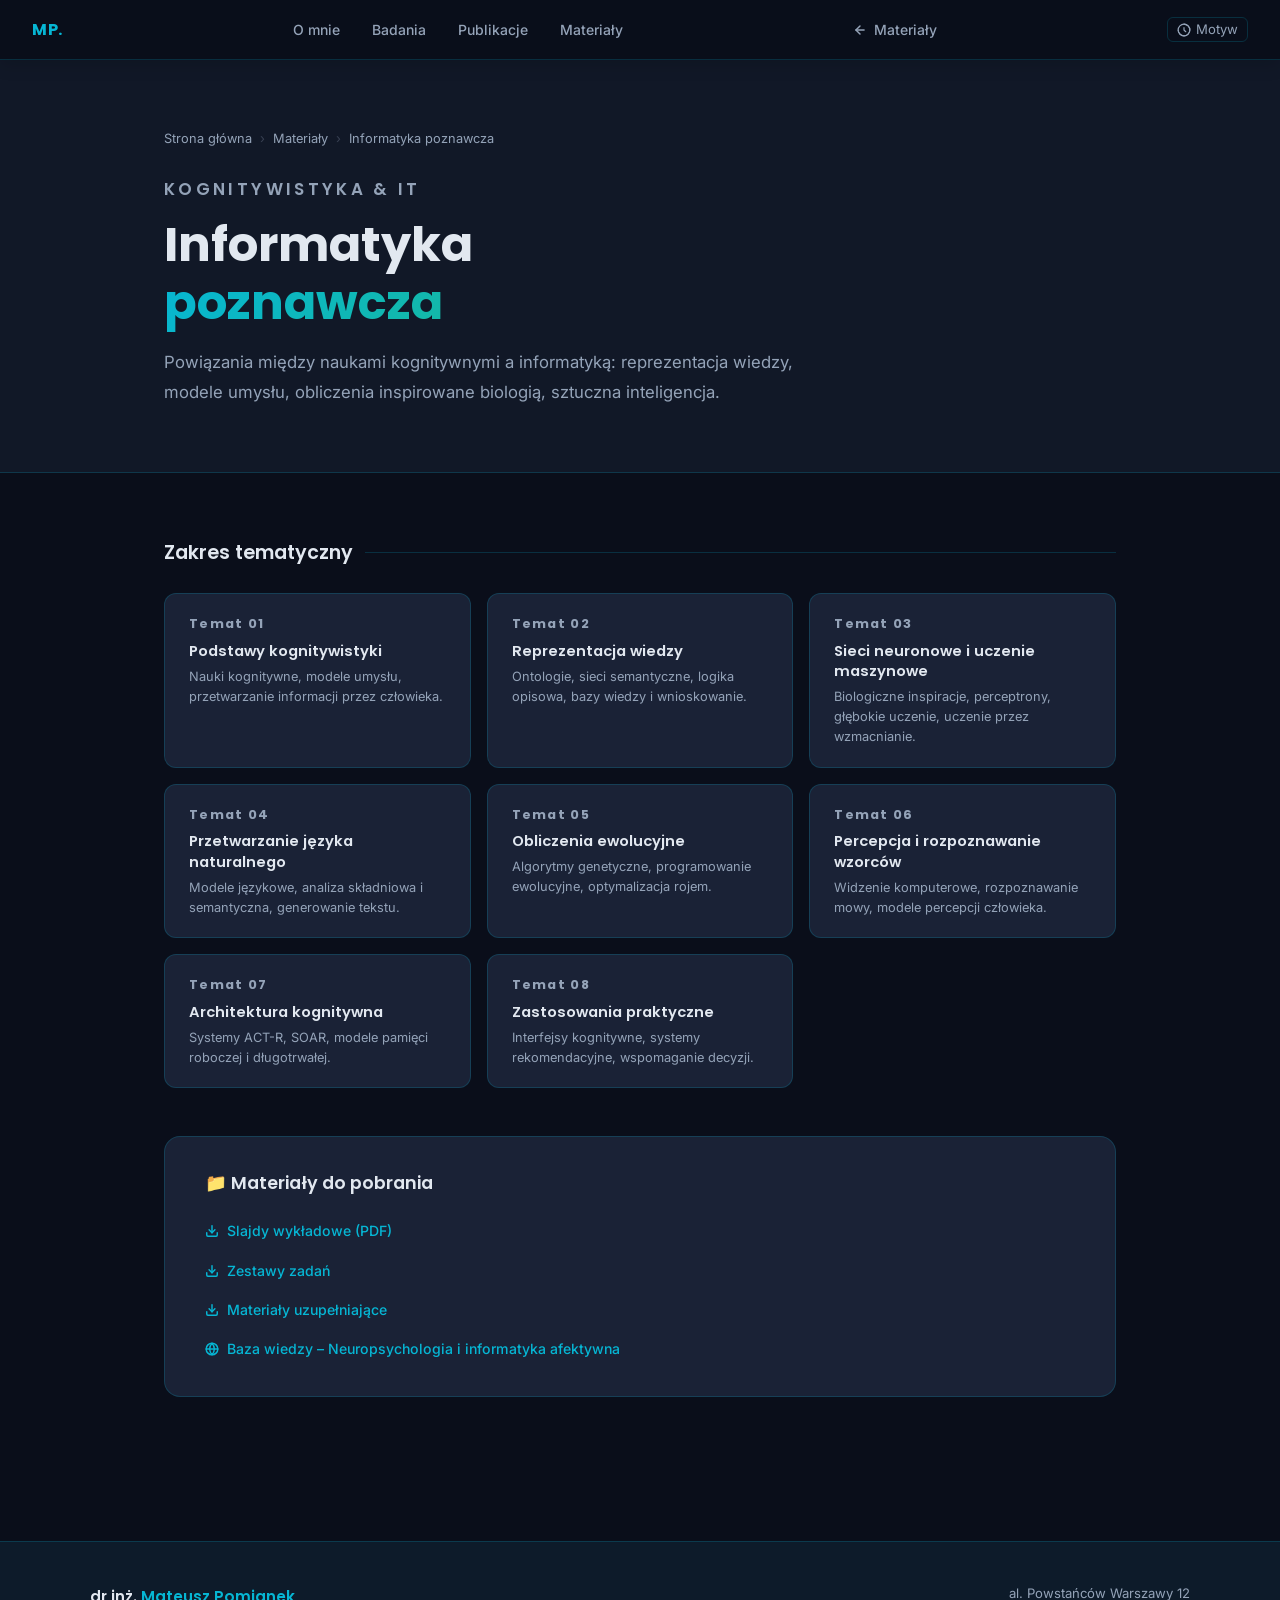
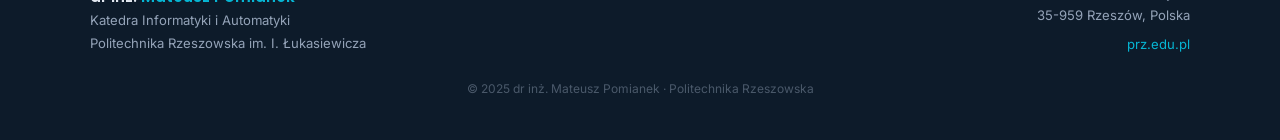
<file: informatyka-poznawcza.html>
<!DOCTYPE html>
<html lang="pl">
<head>
  <meta charset="UTF-8" />
  <meta name="viewport" content="width=device-width, initial-scale=1.0" />
  <title>Informatyka poznawcza – dr inż. Mateusz Pomianek</title>
  <meta name="description" content="Materiały do przedmiotu informatyka poznawcza. Powiązania między naukami kognitywnymi a informatyką: reprezentacja wiedzy, modele umysłu, obliczenia inspirowane biologią, sztuczna inteligencja." />
  <meta name="author" content="dr inż. Mateusz Pomianek" />
  <link rel="icon" href="data:image/svg+xml,<svg xmlns='http://www.w3.org/2000/svg' viewBox='0 0 100 100'><text y='.9em' font-size='90'>🔬</text></svg>" />
  <link rel="preconnect" href="https://fonts.googleapis.com" />
  <link rel="preconnect" href="https://fonts.gstatic.com" crossorigin />
  <link href="https://fonts.googleapis.com/css2?family=Inter:wght@300;400;500;600;700&family=Poppins:wght@300;400;600;700&display=swap" rel="stylesheet" />

  <style>
    *, *::before, *::after { box-sizing: border-box; margin: 0; padding: 0; }

    :root {
      --clr-bg:      #0a0e1a;
      --clr-surface: #111827;
      --clr-surface2:#1a2236;
      --clr-navy:    #0d1b2a;
      --clr-cyan:    #06b6d4;
      --clr-teal:    #14b8a6;
      --clr-neon2:   #7c3aed;
      --clr-text:    #e2e8f0;
      --clr-muted:   #94a3b8;
      --clr-border:  rgba(6,182,212,0.18);
      --font-head:   'Poppins', sans-serif;
      --font-body:   'Inter', sans-serif;
    }

    html { scroll-behavior: smooth; }

    body {
      background: var(--clr-bg);
      color: var(--clr-text);
      font-family: var(--font-body);
      line-height: 1.7;
      overflow-x: hidden;
    }

    ::-webkit-scrollbar { width: 6px; }
    ::-webkit-scrollbar-track { background: var(--clr-bg); }
    ::-webkit-scrollbar-thumb { background: var(--clr-cyan); border-radius: 3px; }

    .container { max-width: 1000px; margin: 0 auto; padding: 0 1.5rem; }

    .gradient-text {
      background: linear-gradient(135deg, var(--clr-cyan), var(--clr-teal));
      -webkit-background-clip: text;
      -webkit-text-fill-color: transparent;
      background-clip: text;
    }

    .section-label {
      font-family: var(--font-head);
      font-size: 0.75rem;
      font-weight: 600;
      letter-spacing: 0.2em;
      text-transform: uppercase;
      color: var(--clr-cyan);
      margin-bottom: 0.75rem;
    }

    .divider {
      width: 60px;
      height: 3px;
      background: linear-gradient(90deg, var(--clr-cyan), var(--clr-teal));
      border-radius: 2px;
      margin-bottom: 2rem;
    }

    /* NAV */
    nav {
      position: fixed;
      top: 0; left: 0; right: 0;
      z-index: 100;
      padding: 1rem 2rem;
      display: flex;
      justify-content: space-between;
      align-items: center;
      background: rgba(10,14,26,0.95);
      backdrop-filter: blur(14px);
      -webkit-backdrop-filter: blur(14px);
      border-bottom: 1px solid var(--clr-border);
    }

    .nav-logo {
      font-family: var(--font-head);
      font-weight: 700;
      font-size: 1rem;
      color: var(--clr-cyan);
      letter-spacing: 0.04em;
      text-decoration: none;
    }

    .nav-links {
      display: flex;
      gap: 2rem;
      list-style: none;
    }

    .nav-links a {
      color: var(--clr-muted);
      text-decoration: none;
      font-size: 0.875rem;
      font-weight: 500;
      transition: color 0.25s;
    }

    .nav-links a:hover { color: var(--clr-cyan); }

    .nav-back {
      display: inline-flex;
      align-items: center;
      gap: 0.4rem;
      color: var(--clr-muted);
      text-decoration: none;
      font-size: 0.875rem;
      font-weight: 500;
      transition: color 0.25s;
    }
    .nav-back:hover { color: var(--clr-cyan); }

    /* PAGE HERO */
    .page-hero {
      padding: 8rem 2rem 4rem;
      background: var(--clr-surface);
      border-bottom: 1px solid var(--clr-border);
    }

    .page-hero h1 {
      font-family: var(--font-head);
      font-size: clamp(2rem, 5vw, 3rem);
      font-weight: 700;
      line-height: 1.2;
      margin-bottom: 1rem;
    }

    .page-hero p {
      color: var(--clr-muted);
      font-size: 1.05rem;
      max-width: 640px;
      line-height: 1.8;
    }

    .breadcrumb {
      display: flex;
      align-items: center;
      gap: 0.5rem;
      margin-bottom: 1.5rem;
      font-size: 0.8rem;
      color: var(--clr-muted);
    }

    .breadcrumb a {
      color: var(--clr-muted);
      text-decoration: none;
      transition: color 0.2s;
    }

    .breadcrumb a:hover { color: var(--clr-cyan); }

    .breadcrumb-sep { color: rgba(148,163,184,0.3); }

    /* MAIN */
    main { padding: 4rem 0 6rem; }

    /* TOPICS GRID */
    .topics-section { margin-bottom: 3rem; }

    .topics-section-title {
      font-family: var(--font-head);
      font-size: 1.2rem;
      font-weight: 600;
      margin-bottom: 1.5rem;
      display: flex;
      align-items: center;
      gap: 0.75rem;
    }

    .topics-section-title::after {
      content: '';
      flex: 1;
      height: 1px;
      background: var(--clr-border);
    }

    .topics-grid {
      display: grid;
      grid-template-columns: repeat(auto-fit, minmax(260px, 1fr));
      gap: 1rem;
    }

    .topic-card {
      background: var(--clr-surface2);
      border: 1px solid var(--clr-border);
      border-radius: 12px;
      padding: 1.25rem 1.5rem;
      transition: border-color 0.3s, transform 0.3s;
    }

    .topic-card:hover {
      border-color: var(--clr-cyan);
      transform: translateY(-2px);
    }

    .topic-num {
      font-family: var(--font-head);
      font-size: 0.7rem;
      font-weight: 700;
      letter-spacing: 0.1em;
      color: var(--clr-teal);
      margin-bottom: 0.4rem;
    }

    .topic-card h4 {
      font-family: var(--font-head);
      font-size: 0.92rem;
      font-weight: 600;
      margin-bottom: 0.35rem;
      line-height: 1.4;
    }

    .topic-card p {
      font-size: 0.8rem;
      color: var(--clr-muted);
      line-height: 1.55;
    }

    /* RESOURCES */
    .resources-section {
      background: var(--clr-surface2);
      border: 1px solid var(--clr-border);
      border-radius: 16px;
      padding: 2rem 2.5rem;
      margin-bottom: 3rem;
    }

    .resources-title {
      font-family: var(--font-head);
      font-size: 1.1rem;
      font-weight: 600;
      margin-bottom: 1.25rem;
      color: var(--clr-text);
    }

    .resource-list {
      list-style: none;
      display: flex;
      flex-direction: column;
      gap: 0.75rem;
    }

    .resource-list li a {
      display: inline-flex;
      align-items: center;
      gap: 0.5rem;
      color: var(--clr-cyan);
      text-decoration: none;
      font-size: 0.88rem;
      font-weight: 500;
      transition: opacity 0.2s;
    }

    .resource-list li a:hover { opacity: 0.75; text-decoration: underline; }

    /* FOOTER */
    footer {
      background: var(--clr-navy);
      border-top: 1px solid var(--clr-border);
      padding: 2.5rem 2rem;
    }

    .footer-inner {
      max-width: 1100px;
      margin: 0 auto;
      display: flex;
      flex-wrap: wrap;
      gap: 2rem;
      align-items: center;
      justify-content: space-between;
    }

    .footer-brand { font-family: var(--font-head); font-size: 0.95rem; font-weight: 600; }
    .footer-brand span { color: var(--clr-cyan); }
    .footer-info { font-size: 0.82rem; color: var(--clr-muted); line-height: 1.7; }
    .footer-copy {
      font-size: 0.75rem;
      color: rgba(148,163,184,0.45);
      text-align: center;
      margin-top: 1.5rem;
    }

    @media (max-width: 700px) {
      .nav-links { display: none; }
      .topics-grid { grid-template-columns: 1fr; }
      .resources-section { padding: 1.5rem; }
    }
  </style>
  <link rel="stylesheet" href="theme-switcher.css" />
  <script src="theme-switcher.js"></script>
</head>
<body>

  <nav id="navbar" role="navigation" aria-label="Nawigacja główna">
    <a href="index.html" class="nav-logo">MP.</a>
    <ul class="nav-links" role="list">
      <li><a href="index.html#about">O mnie</a></li>
      <li><a href="index.html#research">Badania</a></li>
      <li><a href="publications.html">Publikacje</a></li>
      <li><a href="materials.html">Materiały</a></li>
    </ul>
    <a href="materials.html" class="nav-back" aria-label="Powrót do materiałów">
      <svg width="14" height="14" viewBox="0 0 24 24" fill="none" stroke="currentColor" stroke-width="2.5" stroke-linecap="round" stroke-linejoin="round" aria-hidden="true"><polyline points="19 12 5 12"/><polyline points="12 5 5 12 12 19"/></svg>
      Materiały
    </a>
    <div class="theme-picker">
      <button class="theme-toggle" id="themeToggle" aria-haspopup="listbox" aria-expanded="false" aria-label="Motyw – kliknij aby zmienić">
        <svg width="14" height="14" viewBox="0 0 24 24" fill="none" stroke="currentColor" stroke-width="2" stroke-linecap="round" stroke-linejoin="round" aria-hidden="true"><circle cx="12" cy="12" r="10"/><path d="M12 2a10 10 0 0 1 0 20C6.5 22 2 17 2 12"/><path d="M12 8v4l3 3"/></svg>
        Motyw
      </button>
    </div>
  </nav>

  <div class="page-hero">
    <div class="container">
      <div class="breadcrumb">
        <a href="index.html">Strona główna</a>
        <span class="breadcrumb-sep">›</span>
        <a href="materials.html">Materiały</a>
        <span class="breadcrumb-sep">›</span>
        <span>Informatyka poznawcza</span>
      </div>
      <p class="section-label">Kognitywistyka &amp; IT</p>
      <h1>Informatyka<br><span class="gradient-text">poznawcza</span></h1>
      <p>Powiązania między naukami kognitywnymi a informatyką: reprezentacja wiedzy, modele umysłu, obliczenia inspirowane biologią, sztuczna inteligencja.</p>
    </div>
  </div>

  <main>
    <div class="container">

      <div class="topics-section">
        <div class="topics-section-title">Zakres tematyczny</div>
        <div class="topics-grid">
          <div class="topic-card">
            <p class="topic-num">Temat 01</p>
            <h4>Podstawy kognitywistyki</h4>
            <p>Nauki kognitywne, modele umysłu, przetwarzanie informacji przez człowieka.</p>
          </div>
          <div class="topic-card">
            <p class="topic-num">Temat 02</p>
            <h4>Reprezentacja wiedzy</h4>
            <p>Ontologie, sieci semantyczne, logika opisowa, bazy wiedzy i wnioskowanie.</p>
          </div>
          <div class="topic-card">
            <p class="topic-num">Temat 03</p>
            <h4>Sieci neuronowe i uczenie maszynowe</h4>
            <p>Biologiczne inspiracje, perceptrony, głębokie uczenie, uczenie przez wzmacnianie.</p>
          </div>
          <div class="topic-card">
            <p class="topic-num">Temat 04</p>
            <h4>Przetwarzanie języka naturalnego</h4>
            <p>Modele językowe, analiza składniowa i semantyczna, generowanie tekstu.</p>
          </div>
          <div class="topic-card">
            <p class="topic-num">Temat 05</p>
            <h4>Obliczenia ewolucyjne</h4>
            <p>Algorytmy genetyczne, programowanie ewolucyjne, optymalizacja rojem.</p>
          </div>
          <div class="topic-card">
            <p class="topic-num">Temat 06</p>
            <h4>Percepcja i rozpoznawanie wzorców</h4>
            <p>Widzenie komputerowe, rozpoznawanie mowy, modele percepcji człowieka.</p>
          </div>
          <div class="topic-card">
            <p class="topic-num">Temat 07</p>
            <h4>Architektura kognitywna</h4>
            <p>Systemy ACT-R, SOAR, modele pamięci roboczej i długotrwałej.</p>
          </div>
          <div class="topic-card">
            <p class="topic-num">Temat 08</p>
            <h4>Zastosowania praktyczne</h4>
            <p>Interfejsy kognitywne, systemy rekomendacyjne, wspomaganie decyzji.</p>
          </div>
        </div>
      </div>

      <div class="resources-section">
        <p class="resources-title">📁 Materiały do pobrania</p>
        <ul class="resource-list">
          <li><a href="#">
            <svg width="14" height="14" viewBox="0 0 24 24" fill="none" stroke="currentColor" stroke-width="2.5" stroke-linecap="round" stroke-linejoin="round" aria-hidden="true"><path d="M21 15v4a2 2 0 0 1-2 2H5a2 2 0 0 1-2-2v-4"/><polyline points="7 10 12 15 17 10"/><line x1="12" y1="15" x2="12" y2="3"/></svg>
            Slajdy wykładowe (PDF)
          </a></li>
          <li><a href="#">
            <svg width="14" height="14" viewBox="0 0 24 24" fill="none" stroke="currentColor" stroke-width="2.5" stroke-linecap="round" stroke-linejoin="round" aria-hidden="true"><path d="M21 15v4a2 2 0 0 1-2 2H5a2 2 0 0 1-2-2v-4"/><polyline points="7 10 12 15 17 10"/><line x1="12" y1="15" x2="12" y2="3"/></svg>
            Zestawy zadań
          </a></li>
          <li><a href="#">
            <svg width="14" height="14" viewBox="0 0 24 24" fill="none" stroke="currentColor" stroke-width="2.5" stroke-linecap="round" stroke-linejoin="round" aria-hidden="true"><path d="M21 15v4a2 2 0 0 1-2 2H5a2 2 0 0 1-2-2v-4"/><polyline points="7 10 12 15 17 10"/><line x1="12" y1="15" x2="12" y2="3"/></svg>
            Materiały uzupełniające
          </a></li>
          <li><a href="https://matpomgit.github.io/PsyHub/" target="_blank" rel="noopener noreferrer">
            <svg width="14" height="14" viewBox="0 0 24 24" fill="none" stroke="currentColor" stroke-width="2.5" stroke-linecap="round" stroke-linejoin="round" aria-hidden="true"><circle cx="12" cy="12" r="10"/><line x1="2" y1="12" x2="22" y2="12"/><path d="M12 2a15.3 15.3 0 0 1 4 10 15.3 15.3 0 0 1-4 10 15.3 15.3 0 0 1-4-10 15.3 15.3 0 0 1 4-10z"/></svg>
            Baza wiedzy – Neuropsychologia i informatyka afektywna
          </a></li>
        </ul>
      </div>

    </div>
  </main>

  <footer role="contentinfo">
    <div class="footer-inner">
      <div>
        <p class="footer-brand">dr inż. <span>Mateusz Pomianek</span></p>
        <p class="footer-info">
          Katedra Informatyki i Automatyki<br>
          Politechnika Rzeszowska im. I. Łukasiewicza
        </p>
      </div>
      <div class="footer-info" style="text-align:right">
        <p>al. Powstańców Warszawy 12</p>
        <p>35-959 Rzeszów, Polska</p>
        <p style="margin-top:.4rem; color: var(--clr-cyan);">
          <a href="https://prz.edu.pl" target="_blank" rel="noopener noreferrer" style="color:inherit;text-decoration:none;">prz.edu.pl</a>
        </p>
      </div>
    </div>
    <p class="footer-copy">© 2025 dr inż. Mateusz Pomianek · Politechnika Rzeszowska</p>
  </footer>

</body>
</html>
</file>
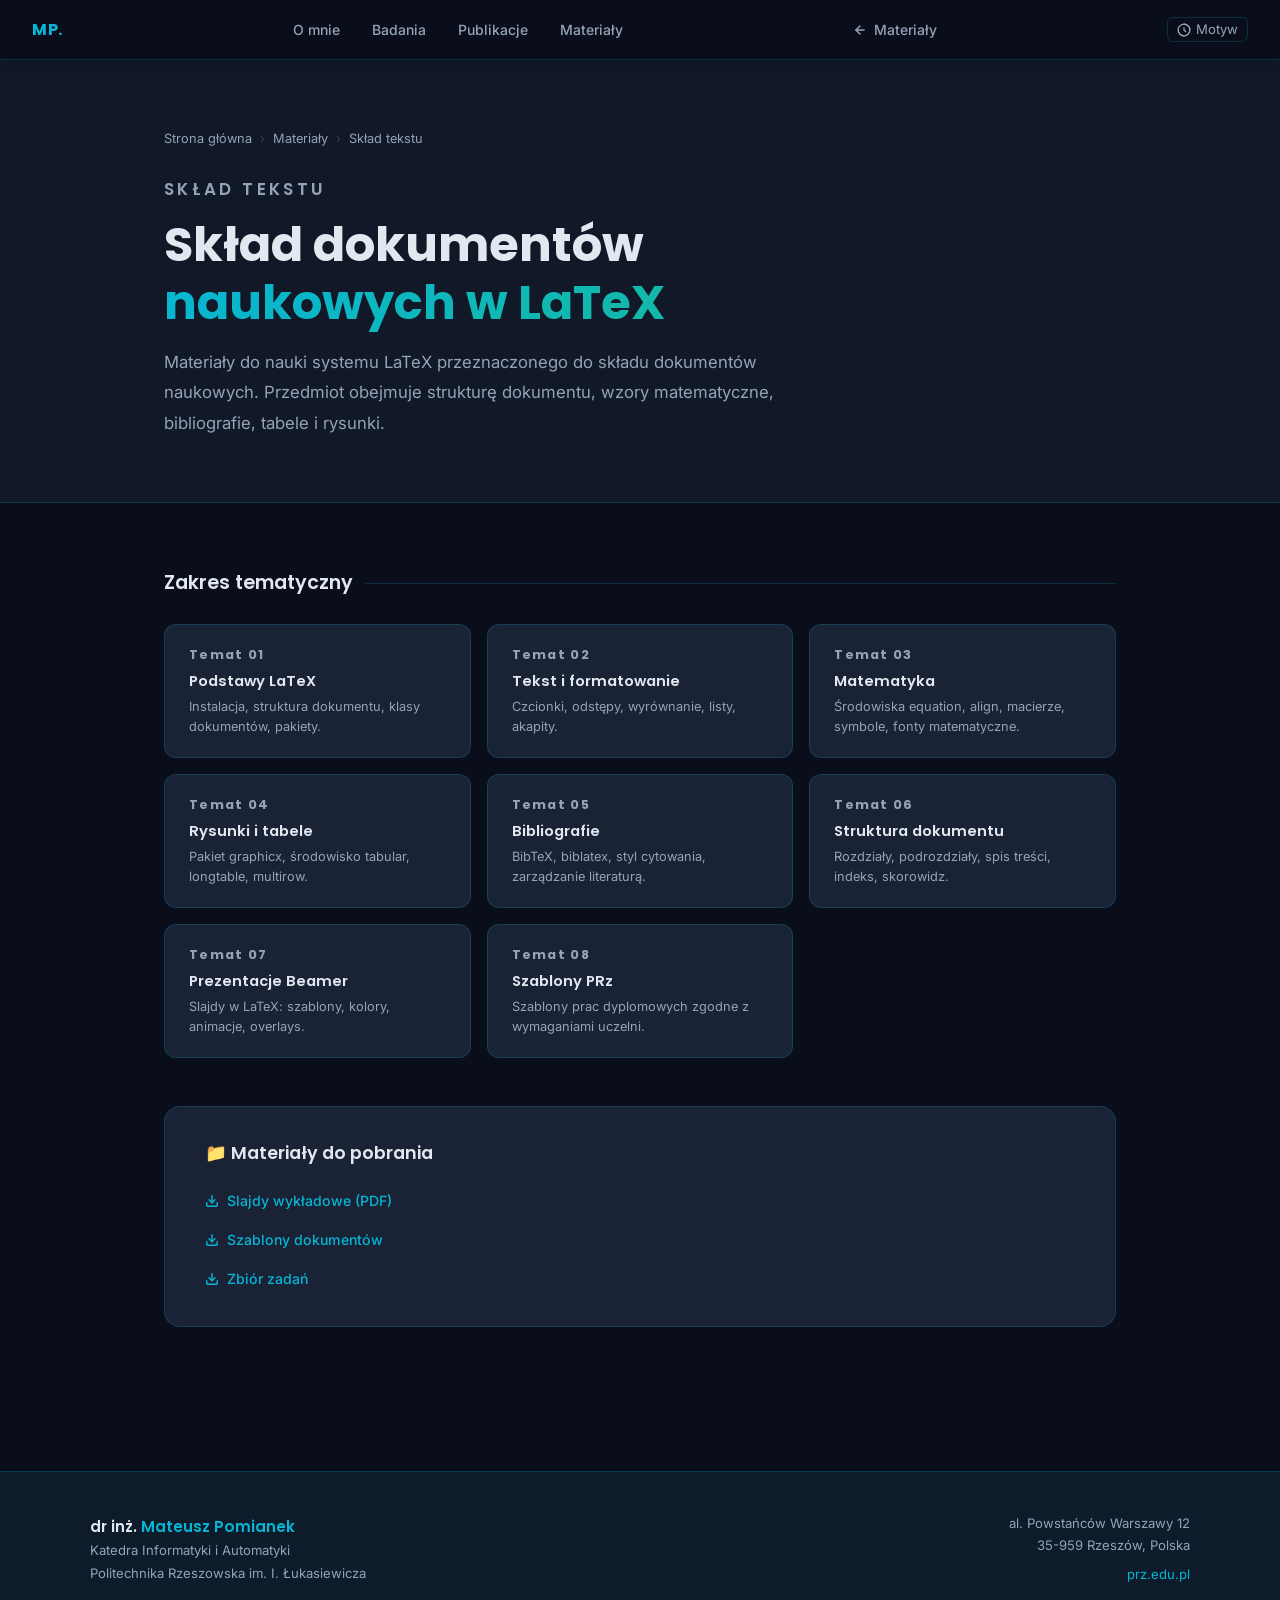
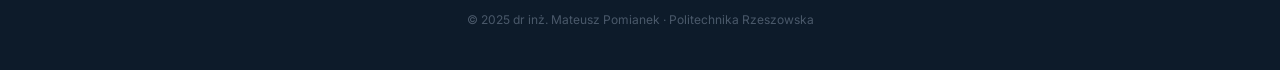
<file: latex.html>
<!DOCTYPE html>
<html lang="pl">
<head>
  <meta charset="UTF-8" />
  <meta name="viewport" content="width=device-width, initial-scale=1.0" />
  <title>LaTeX – Skład dokumentów naukowych – dr inż. Mateusz Pomianek</title>
  <meta name="description" content="Materiały do nauki systemu LaTeX przeznaczonego do składu dokumentów naukowych. Przedmiot obejmuje strukturę dokumentu, wzory matematyczne, bibliografie, tabele i rysunki." />
  <meta name="author" content="dr inż. Mateusz Pomianek" />
  <link rel="icon" href="data:image/svg+xml,<svg xmlns='http://www.w3.org/2000/svg' viewBox='0 0 100 100'><text y='.9em' font-size='90'>🔬</text></svg>" />
  <link rel="preconnect" href="https://fonts.googleapis.com" />
  <link rel="preconnect" href="https://fonts.gstatic.com" crossorigin />
  <link href="https://fonts.googleapis.com/css2?family=Inter:wght@300;400;500;600;700&family=Poppins:wght@300;400;600;700&display=swap" rel="stylesheet" />

  <style>
    *, *::before, *::after { box-sizing: border-box; margin: 0; padding: 0; }

    :root {
      --clr-bg:      #0a0e1a;
      --clr-surface: #111827;
      --clr-surface2:#1a2236;
      --clr-navy:    #0d1b2a;
      --clr-cyan:    #06b6d4;
      --clr-teal:    #14b8a6;
      --clr-neon2:   #7c3aed;
      --clr-text:    #e2e8f0;
      --clr-muted:   #94a3b8;
      --clr-border:  rgba(6,182,212,0.18);
      --font-head:   'Poppins', sans-serif;
      --font-body:   'Inter', sans-serif;
    }

    html { scroll-behavior: smooth; }

    body {
      background: var(--clr-bg);
      color: var(--clr-text);
      font-family: var(--font-body);
      line-height: 1.7;
      overflow-x: hidden;
    }

    ::-webkit-scrollbar { width: 6px; }
    ::-webkit-scrollbar-track { background: var(--clr-bg); }
    ::-webkit-scrollbar-thumb { background: var(--clr-cyan); border-radius: 3px; }

    .container { max-width: 1000px; margin: 0 auto; padding: 0 1.5rem; }

    .gradient-text {
      background: linear-gradient(135deg, var(--clr-cyan), var(--clr-teal));
      -webkit-background-clip: text;
      -webkit-text-fill-color: transparent;
      background-clip: text;
    }

    .section-label {
      font-family: var(--font-head);
      font-size: 0.75rem;
      font-weight: 600;
      letter-spacing: 0.2em;
      text-transform: uppercase;
      color: var(--clr-cyan);
      margin-bottom: 0.75rem;
    }

    .divider {
      width: 60px;
      height: 3px;
      background: linear-gradient(90deg, var(--clr-cyan), var(--clr-teal));
      border-radius: 2px;
      margin-bottom: 2rem;
    }

    /* NAV */
    nav {
      position: fixed;
      top: 0; left: 0; right: 0;
      z-index: 100;
      padding: 1rem 2rem;
      display: flex;
      justify-content: space-between;
      align-items: center;
      background: rgba(10,14,26,0.95);
      backdrop-filter: blur(14px);
      -webkit-backdrop-filter: blur(14px);
      border-bottom: 1px solid var(--clr-border);
    }

    .nav-logo {
      font-family: var(--font-head);
      font-weight: 700;
      font-size: 1rem;
      color: var(--clr-cyan);
      letter-spacing: 0.04em;
      text-decoration: none;
    }

    .nav-links {
      display: flex;
      gap: 2rem;
      list-style: none;
    }

    .nav-links a {
      color: var(--clr-muted);
      text-decoration: none;
      font-size: 0.875rem;
      font-weight: 500;
      transition: color 0.25s;
    }

    .nav-links a:hover { color: var(--clr-cyan); }

    .nav-back {
      display: inline-flex;
      align-items: center;
      gap: 0.4rem;
      color: var(--clr-muted);
      text-decoration: none;
      font-size: 0.875rem;
      font-weight: 500;
      transition: color 0.25s;
    }
    .nav-back:hover { color: var(--clr-cyan); }

    /* PAGE HERO */
    .page-hero {
      padding: 8rem 2rem 4rem;
      background: var(--clr-surface);
      border-bottom: 1px solid var(--clr-border);
    }

    .page-hero h1 {
      font-family: var(--font-head);
      font-size: clamp(2rem, 5vw, 3rem);
      font-weight: 700;
      line-height: 1.2;
      margin-bottom: 1rem;
    }

    .page-hero p {
      color: var(--clr-muted);
      font-size: 1.05rem;
      max-width: 640px;
      line-height: 1.8;
    }

    .breadcrumb {
      display: flex;
      align-items: center;
      gap: 0.5rem;
      margin-bottom: 1.5rem;
      font-size: 0.8rem;
      color: var(--clr-muted);
    }

    .breadcrumb a {
      color: var(--clr-muted);
      text-decoration: none;
      transition: color 0.2s;
    }

    .breadcrumb a:hover { color: var(--clr-cyan); }

    .breadcrumb-sep { color: rgba(148,163,184,0.3); }

    /* MAIN */
    main { padding: 4rem 0 6rem; }

    /* TOPICS GRID */
    .topics-section { margin-bottom: 3rem; }

    .topics-section-title {
      font-family: var(--font-head);
      font-size: 1.2rem;
      font-weight: 600;
      margin-bottom: 1.5rem;
      display: flex;
      align-items: center;
      gap: 0.75rem;
    }

    .topics-section-title::after {
      content: '';
      flex: 1;
      height: 1px;
      background: var(--clr-border);
    }

    .topics-grid {
      display: grid;
      grid-template-columns: repeat(auto-fit, minmax(260px, 1fr));
      gap: 1rem;
    }

    .topic-card {
      background: var(--clr-surface2);
      border: 1px solid var(--clr-border);
      border-radius: 12px;
      padding: 1.25rem 1.5rem;
      transition: border-color 0.3s, transform 0.3s;
    }

    .topic-card:hover {
      border-color: var(--clr-cyan);
      transform: translateY(-2px);
    }

    .topic-num {
      font-family: var(--font-head);
      font-size: 0.7rem;
      font-weight: 700;
      letter-spacing: 0.1em;
      color: var(--clr-teal);
      margin-bottom: 0.4rem;
    }

    .topic-card h4 {
      font-family: var(--font-head);
      font-size: 0.92rem;
      font-weight: 600;
      margin-bottom: 0.35rem;
      line-height: 1.4;
    }

    .topic-card p {
      font-size: 0.8rem;
      color: var(--clr-muted);
      line-height: 1.55;
    }

    /* RESOURCES */
    .resources-section {
      background: var(--clr-surface2);
      border: 1px solid var(--clr-border);
      border-radius: 16px;
      padding: 2rem 2.5rem;
      margin-bottom: 3rem;
    }

    .resources-title {
      font-family: var(--font-head);
      font-size: 1.1rem;
      font-weight: 600;
      margin-bottom: 1.25rem;
      color: var(--clr-text);
    }

    .resource-list {
      list-style: none;
      display: flex;
      flex-direction: column;
      gap: 0.75rem;
    }

    .resource-list li a {
      display: inline-flex;
      align-items: center;
      gap: 0.5rem;
      color: var(--clr-cyan);
      text-decoration: none;
      font-size: 0.88rem;
      font-weight: 500;
      transition: opacity 0.2s;
    }

    .resource-list li a:hover { opacity: 0.75; text-decoration: underline; }

    /* FOOTER */
    footer {
      background: var(--clr-navy);
      border-top: 1px solid var(--clr-border);
      padding: 2.5rem 2rem;
    }

    .footer-inner {
      max-width: 1100px;
      margin: 0 auto;
      display: flex;
      flex-wrap: wrap;
      gap: 2rem;
      align-items: center;
      justify-content: space-between;
    }

    .footer-brand { font-family: var(--font-head); font-size: 0.95rem; font-weight: 600; }
    .footer-brand span { color: var(--clr-cyan); }
    .footer-info { font-size: 0.82rem; color: var(--clr-muted); line-height: 1.7; }
    .footer-copy {
      font-size: 0.75rem;
      color: rgba(148,163,184,0.45);
      text-align: center;
      margin-top: 1.5rem;
    }

    @media (max-width: 700px) {
      .nav-links { display: none; }
      .topics-grid { grid-template-columns: 1fr; }
      .resources-section { padding: 1.5rem; }
    }
  </style>
  <link rel="stylesheet" href="theme-switcher.css" />
  <script src="theme-switcher.js"></script>
</head>
<body>

  <nav id="navbar" role="navigation" aria-label="Nawigacja główna">
    <a href="index.html" class="nav-logo">MP.</a>
    <ul class="nav-links" role="list">
      <li><a href="index.html#about">O mnie</a></li>
      <li><a href="index.html#research">Badania</a></li>
      <li><a href="publications.html">Publikacje</a></li>
      <li><a href="materials.html">Materiały</a></li>
    </ul>
    <a href="materials.html" class="nav-back" aria-label="Powrót do materiałów">
      <svg width="14" height="14" viewBox="0 0 24 24" fill="none" stroke="currentColor" stroke-width="2.5" stroke-linecap="round" stroke-linejoin="round" aria-hidden="true"><polyline points="19 12 5 12"/><polyline points="12 5 5 12 12 19"/></svg>
      Materiały
    </a>
    <div class="theme-picker">
      <button class="theme-toggle" id="themeToggle" aria-haspopup="listbox" aria-expanded="false" aria-label="Motyw – kliknij aby zmienić">
        <svg width="14" height="14" viewBox="0 0 24 24" fill="none" stroke="currentColor" stroke-width="2" stroke-linecap="round" stroke-linejoin="round" aria-hidden="true"><circle cx="12" cy="12" r="10"/><path d="M12 2a10 10 0 0 1 0 20C6.5 22 2 17 2 12"/><path d="M12 8v4l3 3"/></svg>
        Motyw
      </button>
    </div>
  </nav>

  <div class="page-hero">
    <div class="container">
      <div class="breadcrumb">
        <a href="index.html">Strona główna</a>
        <span class="breadcrumb-sep">›</span>
        <a href="materials.html">Materiały</a>
        <span class="breadcrumb-sep">›</span>
        <span>Skład tekstu</span>
      </div>
      <p class="section-label">Skład tekstu</p>
      <h1>Skład dokumentów<br><span class="gradient-text">naukowych w LaTeX</span></h1>
      <p>Materiały do nauki systemu LaTeX przeznaczonego do składu dokumentów naukowych. Przedmiot obejmuje strukturę dokumentu, wzory matematyczne, bibliografie, tabele i rysunki.</p>
    </div>
  </div>

  <main>
    <div class="container">

      <div class="topics-section">
        <div class="topics-section-title">Zakres tematyczny</div>
        <div class="topics-grid">
          <div class="topic-card">
            <p class="topic-num">Temat 01</p>
            <h4>Podstawy LaTeX</h4>
            <p>Instalacja, struktura dokumentu, klasy dokumentów, pakiety.</p>
          </div>
          <div class="topic-card">
            <p class="topic-num">Temat 02</p>
            <h4>Tekst i formatowanie</h4>
            <p>Czcionki, odstępy, wyrównanie, listy, akapity.</p>
          </div>
          <div class="topic-card">
            <p class="topic-num">Temat 03</p>
            <h4>Matematyka</h4>
            <p>Środowiska equation, align, macierze, symbole, fonty matematyczne.</p>
          </div>
          <div class="topic-card">
            <p class="topic-num">Temat 04</p>
            <h4>Rysunki i tabele</h4>
            <p>Pakiet graphicx, środowisko tabular, longtable, multirow.</p>
          </div>
          <div class="topic-card">
            <p class="topic-num">Temat 05</p>
            <h4>Bibliografie</h4>
            <p>BibTeX, biblatex, styl cytowania, zarządzanie literaturą.</p>
          </div>
          <div class="topic-card">
            <p class="topic-num">Temat 06</p>
            <h4>Struktura dokumentu</h4>
            <p>Rozdziały, podrozdziały, spis treści, indeks, skorowidz.</p>
          </div>
          <div class="topic-card">
            <p class="topic-num">Temat 07</p>
            <h4>Prezentacje Beamer</h4>
            <p>Slajdy w LaTeX: szablony, kolory, animacje, overlays.</p>
          </div>
          <div class="topic-card">
            <p class="topic-num">Temat 08</p>
            <h4>Szablony PRz</h4>
            <p>Szablony prac dyplomowych zgodne z wymaganiami uczelni.</p>
          </div>
        </div>
      </div>

      <div class="resources-section">
        <p class="resources-title">📁 Materiały do pobrania</p>
        <ul class="resource-list">
          <li><a href="#">
            <svg width="14" height="14" viewBox="0 0 24 24" fill="none" stroke="currentColor" stroke-width="2.5" stroke-linecap="round" stroke-linejoin="round" aria-hidden="true"><path d="M21 15v4a2 2 0 0 1-2 2H5a2 2 0 0 1-2-2v-4"/><polyline points="7 10 12 15 17 10"/><line x1="12" y1="15" x2="12" y2="3"/></svg>
            Slajdy wykładowe (PDF)
          </a></li>
          <li><a href="#">
            <svg width="14" height="14" viewBox="0 0 24 24" fill="none" stroke="currentColor" stroke-width="2.5" stroke-linecap="round" stroke-linejoin="round" aria-hidden="true"><path d="M21 15v4a2 2 0 0 1-2 2H5a2 2 0 0 1-2-2v-4"/><polyline points="7 10 12 15 17 10"/><line x1="12" y1="15" x2="12" y2="3"/></svg>
            Szablony dokumentów
          </a></li>
          <li><a href="#">
            <svg width="14" height="14" viewBox="0 0 24 24" fill="none" stroke="currentColor" stroke-width="2.5" stroke-linecap="round" stroke-linejoin="round" aria-hidden="true"><path d="M21 15v4a2 2 0 0 1-2 2H5a2 2 0 0 1-2-2v-4"/><polyline points="7 10 12 15 17 10"/><line x1="12" y1="15" x2="12" y2="3"/></svg>
            Zbiór zadań
          </a></li>
        </ul>
      </div>

    </div>
  </main>

  <footer role="contentinfo">
    <div class="footer-inner">
      <div>
        <p class="footer-brand">dr inż. <span>Mateusz Pomianek</span></p>
        <p class="footer-info">
          Katedra Informatyki i Automatyki<br>
          Politechnika Rzeszowska im. I. Łukasiewicza
        </p>
      </div>
      <div class="footer-info" style="text-align:right">
        <p>al. Powstańców Warszawy 12</p>
        <p>35-959 Rzeszów, Polska</p>
        <p style="margin-top:.4rem; color: var(--clr-cyan);">
          <a href="https://prz.edu.pl" target="_blank" rel="noopener noreferrer" style="color:inherit;text-decoration:none;">prz.edu.pl</a>
        </p>
      </div>
    </div>
    <p class="footer-copy">© 2025 dr inż. Mateusz Pomianek · Politechnika Rzeszowska</p>
  </footer>

</body>
</html>
</file>
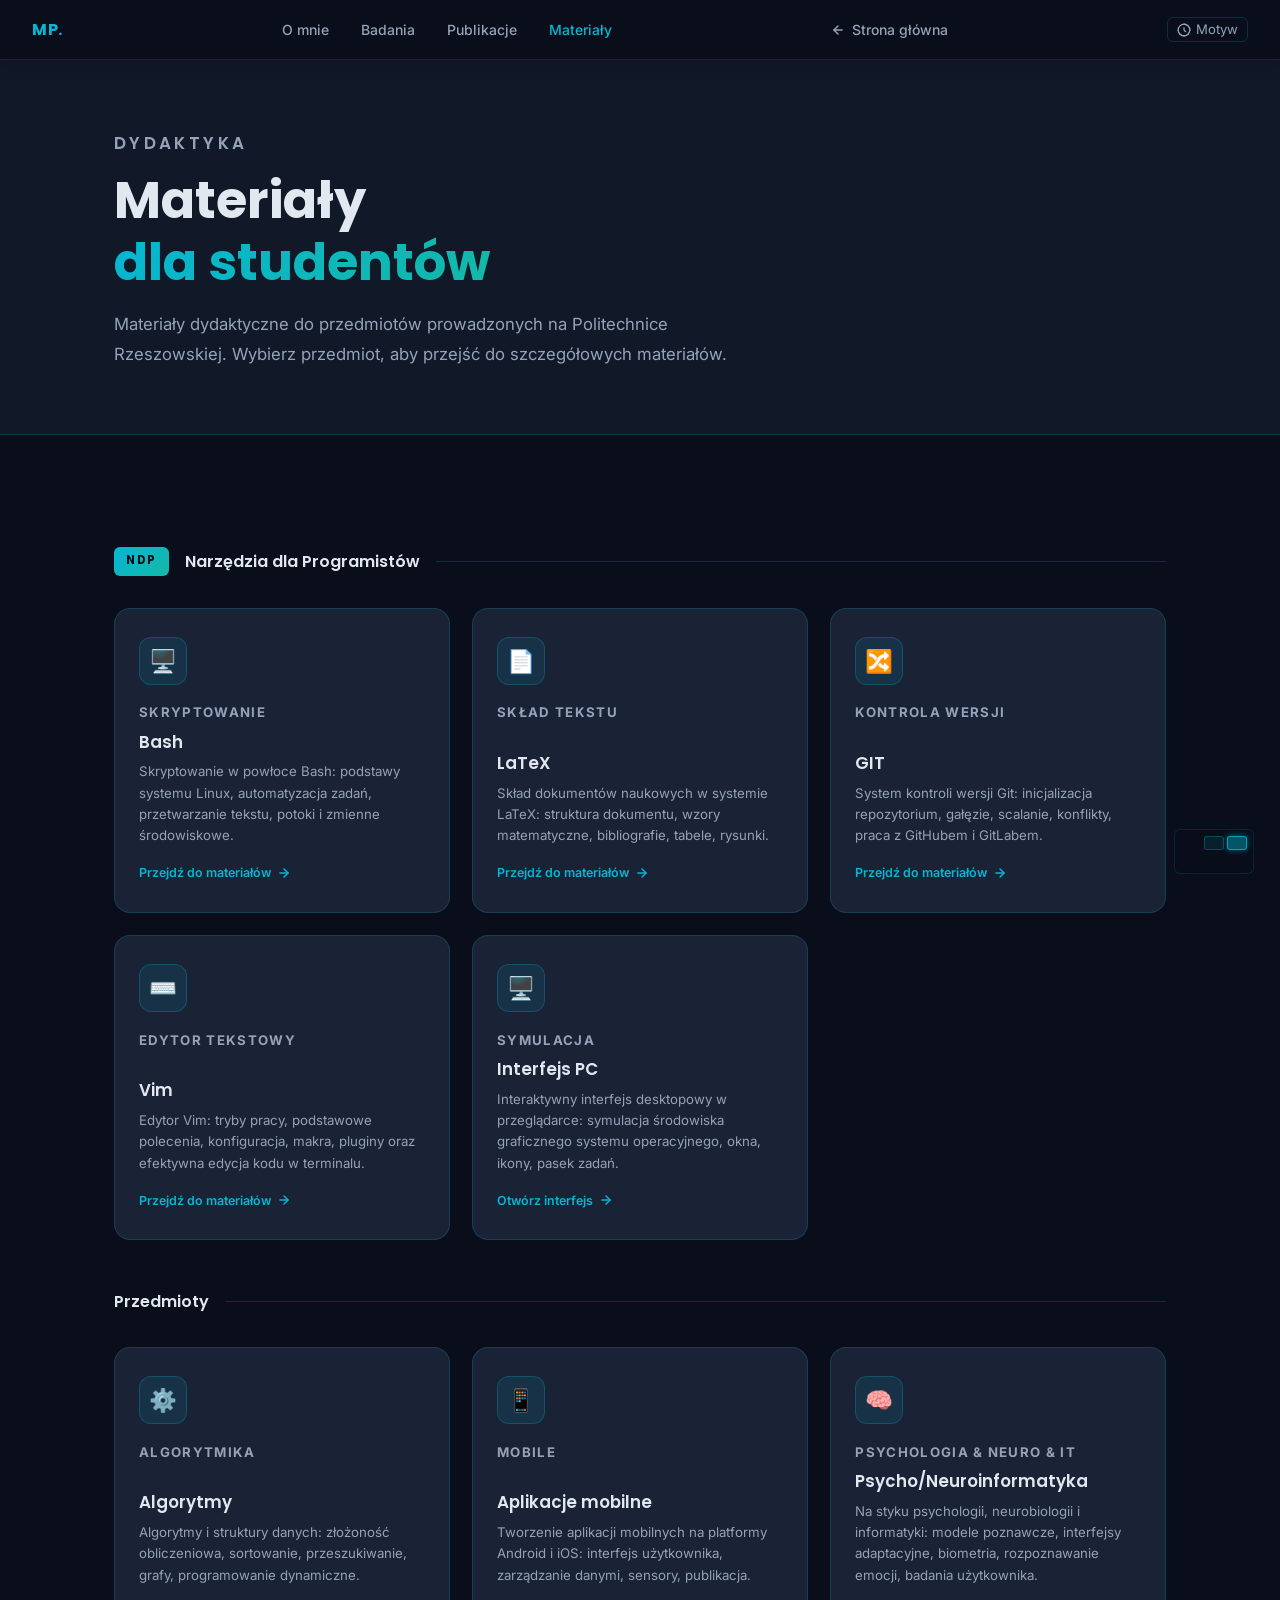
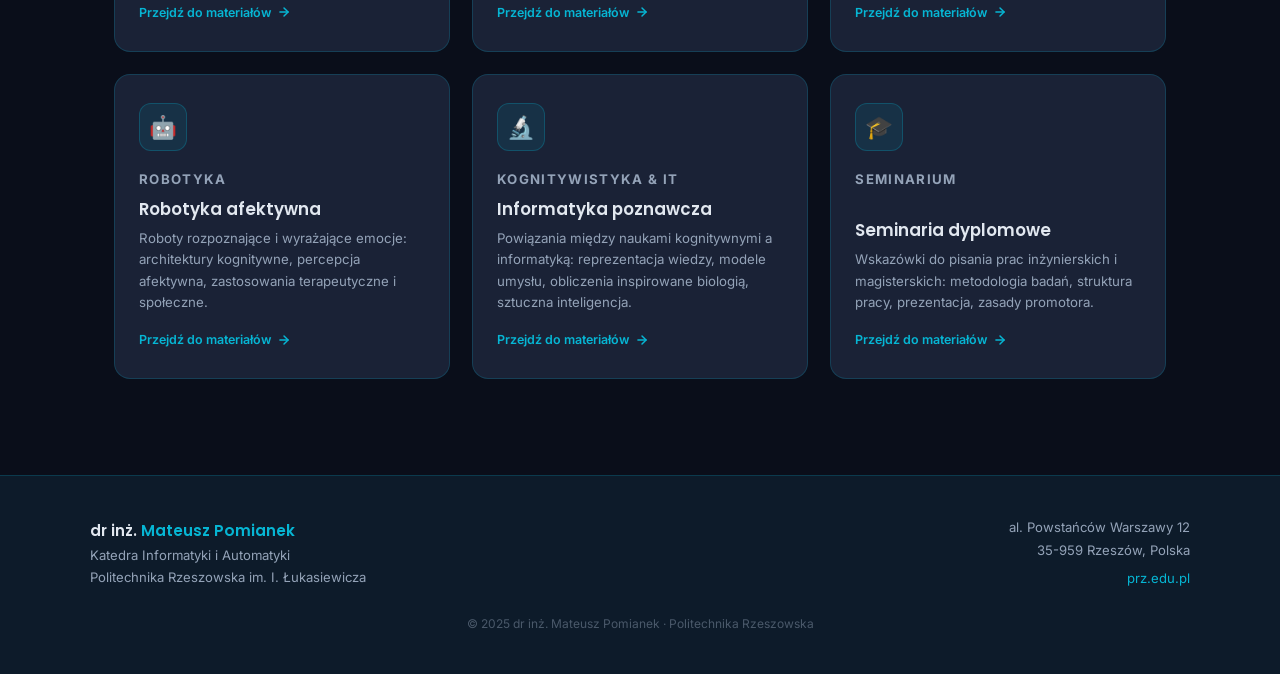
<file: materials.html>
<!DOCTYPE html>
<html lang="pl">
<head>
  <meta charset="UTF-8" />
  <meta name="viewport" content="width=device-width, initial-scale=1.0" />
  <title>Materiały dydaktyczne – dr inż. Mateusz Pomianek</title>
  <meta name="description" content="Materiały dydaktyczne dla studentów: Bash, LaTeX, GIT, Algorytmy, Aplikacje mobilne, Psychoinformatyka, Robotyka afektywna, Seminaria dyplomowe." />
  <meta name="author" content="dr inż. Mateusz Pomianek" />
  <link rel="icon" href="data:image/svg+xml,<svg xmlns='http://www.w3.org/2000/svg' viewBox='0 0 100 100'><text y='.9em' font-size='90'>🔬</text></svg>" />
  <link rel="preconnect" href="https://fonts.googleapis.com" />
  <link rel="preconnect" href="https://fonts.gstatic.com" crossorigin />
  <link href="https://fonts.googleapis.com/css2?family=Inter:wght@300;400;500;600;700&family=Poppins:wght@300;400;600;700&display=swap" rel="stylesheet" />

  <style>
    *, *::before, *::after { box-sizing: border-box; margin: 0; padding: 0; }

    :root {
      --clr-bg:      #0a0e1a;
      --clr-surface: #111827;
      --clr-surface2:#1a2236;
      --clr-navy:    #0d1b2a;
      --clr-cyan:    #06b6d4;
      --clr-teal:    #14b8a6;
      --clr-neon2:   #7c3aed;
      --clr-text:    #e2e8f0;
      --clr-muted:   #94a3b8;
      --clr-border:  rgba(6,182,212,0.18);
      --font-head:   'Poppins', sans-serif;
      --font-body:   'Inter', sans-serif;
    }

    html { scroll-behavior: smooth; }

    body {
      background: var(--clr-bg);
      color: var(--clr-text);
      font-family: var(--font-body);
      line-height: 1.7;
      overflow-x: hidden;
    }

    ::-webkit-scrollbar { width: 6px; }
    ::-webkit-scrollbar-track { background: var(--clr-bg); }
    ::-webkit-scrollbar-thumb { background: var(--clr-cyan); border-radius: 3px; }

    .container { max-width: 1100px; margin: 0 auto; padding: 0 1.5rem; }

    .gradient-text {
      background: linear-gradient(135deg, var(--clr-cyan), var(--clr-teal));
      -webkit-background-clip: text;
      -webkit-text-fill-color: transparent;
      background-clip: text;
    }

    .section-label {
      font-family: var(--font-head);
      font-size: 0.75rem;
      font-weight: 600;
      letter-spacing: 0.2em;
      text-transform: uppercase;
      color: var(--clr-cyan);
      margin-bottom: 0.75rem;
    }

    .divider {
      width: 60px;
      height: 3px;
      background: linear-gradient(90deg, var(--clr-cyan), var(--clr-teal));
      border-radius: 2px;
      margin-bottom: 2rem;
    }

    /* NAV */
    nav {
      position: fixed;
      top: 0; left: 0; right: 0;
      z-index: 100;
      padding: 1rem 2rem;
      display: flex;
      justify-content: space-between;
      align-items: center;
      background: rgba(10,14,26,0.95);
      backdrop-filter: blur(14px);
      -webkit-backdrop-filter: blur(14px);
      border-bottom: 1px solid var(--clr-border);
    }

    .nav-logo {
      font-family: var(--font-head);
      font-weight: 700;
      font-size: 1rem;
      color: var(--clr-cyan);
      letter-spacing: 0.04em;
      text-decoration: none;
    }

    .nav-links {
      display: flex;
      gap: 2rem;
      list-style: none;
    }

    .nav-links a {
      color: var(--clr-muted);
      text-decoration: none;
      font-size: 0.875rem;
      font-weight: 500;
      transition: color 0.22s cubic-bezier(0.25, 0.46, 0.45, 0.94);
    }

    .nav-links a:hover, .nav-links a.active { color: var(--clr-cyan); }

    .nav-back {
      display: inline-flex;
      align-items: center;
      gap: 0.4rem;
      color: var(--clr-muted);
      text-decoration: none;
      font-size: 0.875rem;
      font-weight: 500;
      transition: color 0.22s cubic-bezier(0.25, 0.46, 0.45, 0.94);
    }
    .nav-back:hover { color: var(--clr-cyan); }

    /* PAGE HERO */
    .page-hero {
      padding: 8rem 2rem 4rem;
      background: var(--clr-surface);
      border-bottom: 1px solid var(--clr-border);
    }

    .page-hero h1 {
      font-family: var(--font-head);
      font-size: clamp(2rem, 5vw, 3.2rem);
      font-weight: 700;
      line-height: 1.2;
      margin-bottom: 1rem;
    }

    .page-hero p {
      color: var(--clr-muted);
      font-size: 1.05rem;
      max-width: 640px;
      line-height: 1.8;
    }

    /* MAIN */
    main { padding: 4rem 0 6rem; }

    /* SUBJECT GRID */
    .subjects-grid {
      display: grid;
      grid-template-columns: repeat(auto-fit, minmax(280px, 1fr));
      gap: 1.4rem;
      margin-top: 2rem;
    }

    .subject-card {
      background: var(--clr-surface2);
      border: 1px solid var(--clr-border);
      border-radius: 16px;
      padding: 1.75rem 1.5rem;
      position: relative;
      overflow: hidden;
      transition: transform 0.3s cubic-bezier(0.34, 1.56, 0.64, 1), border-color 0.25s cubic-bezier(0.25, 0.46, 0.45, 0.94), box-shadow 0.3s cubic-bezier(0.25, 0.46, 0.45, 0.94);
      text-decoration: none;
      color: inherit;
      display: flex;
      flex-direction: column;
    }

    .subject-card::before {
      content: '';
      position: absolute;
      inset: 0;
      background: linear-gradient(135deg, rgba(6,182,212,0.05) 0%, transparent 60%);
      opacity: 0;
      transition: opacity 0.25s cubic-bezier(0.25, 0.46, 0.45, 0.94);
    }

    .subject-card:hover {
      border-color: var(--clr-cyan);
      transform: translateY(-4px);
      box-shadow: 0 10px 35px rgba(6,182,212,0.1);
    }

    .subject-card:hover::before { opacity: 1; }

    .subject-icon {
      width: 48px;
      height: 48px;
      background: rgba(6,182,212,0.1);
      border: 1px solid rgba(6,182,212,0.25);
      border-radius: 12px;
      display: flex;
      align-items: center;
      justify-content: center;
      margin-bottom: 1.1rem;
      font-size: 1.4rem;
    }

    .subject-tag {
      font-size: 0.68rem;
      font-weight: 700;
      letter-spacing: 0.1em;
      text-transform: uppercase;
      color: var(--clr-teal);
      margin-bottom: 0.45rem;
    }

    .subject-card h3 {
      font-family: var(--font-head);
      font-size: 1.05rem;
      font-weight: 600;
      margin-bottom: 0.5rem;
      line-height: 1.35;
    }

    .subject-card p {
      font-size: 0.83rem;
      color: var(--clr-muted);
      line-height: 1.6;
      flex: 1;
    }

    .subject-link {
      display: inline-flex;
      align-items: center;
      gap: 0.35rem;
      margin-top: 1rem;
      font-size: 0.78rem;
      font-weight: 600;
      color: var(--clr-cyan);
      text-decoration: none;
      transition: gap 0.2s cubic-bezier(0.25, 0.46, 0.45, 0.94);
    }

    .subject-link:hover { gap: 0.55rem; }

    .nav-toggle {
      display: none;
      background: none;
      border: none;
      cursor: pointer;
      padding: 0.4rem;
      flex-direction: column;
      gap: 5px;
    }
    .nav-toggle span {
      display: block;
      width: 22px;
      height: 2px;
      background: var(--clr-muted);
      border-radius: 2px;
      transition: background 0.22s cubic-bezier(0.25, 0.46, 0.45, 0.94);
    }
    .nav-toggle:hover span { background: var(--clr-cyan); }

    /* FOOTER */
    footer {
      background: var(--clr-navy);
      border-top: 1px solid var(--clr-border);
      padding: 2.5rem 2rem;
    }

    .footer-inner {
      max-width: 1100px;
      margin: 0 auto;
      display: flex;
      flex-wrap: wrap;
      gap: 2rem;
      align-items: center;
      justify-content: space-between;
    }

    .footer-brand { font-family: var(--font-head); font-size: 0.95rem; font-weight: 600; }
    .footer-brand span { color: var(--clr-cyan); }
    .footer-info { font-size: 0.82rem; color: var(--clr-muted); line-height: 1.7; }
    .footer-copy {
      font-size: 0.75rem;
      color: rgba(148,163,184,0.45);
      text-align: center;
      margin-top: 1.5rem;
    }

    /* SUBCATEGORY */
    .subcategory {
      margin-top: 3rem;
    }

    .subcategory-header {
      display: flex;
      align-items: center;
      gap: 1rem;
      margin-bottom: 1.5rem;
    }

    .subcategory-badge {
      font-family: var(--font-head);
      font-size: 0.72rem;
      font-weight: 700;
      letter-spacing: 0.15em;
      text-transform: uppercase;
      color: var(--clr-bg);
      background: linear-gradient(135deg, var(--clr-cyan), var(--clr-teal));
      padding: 0.3rem 0.75rem;
      border-radius: 6px;
      white-space: nowrap;
    }

    .subcategory-title {
      font-family: var(--font-head);
      font-size: 1rem;
      font-weight: 600;
      color: var(--clr-text);
    }

    .subcategory-line {
      flex: 1;
      height: 1px;
      background: var(--clr-border);
    }

    /* NdP accordion */
    .subcategory-toggle {
      background: none;
      border: none;
      cursor: pointer;
      color: inherit;
      display: flex;
      align-items: center;
      gap: 1rem;
      width: 100%;
      text-align: left;
      padding: 0;
    }

    .ndp-chevron {
      margin-left: auto;
      flex-shrink: 0;
      color: var(--clr-muted);
      transition: transform 0.3s cubic-bezier(0.25, 0.46, 0.45, 0.94), color 0.22s cubic-bezier(0.25, 0.46, 0.45, 0.94);
    }

    .subcategory-toggle[aria-expanded="true"] .ndp-chevron {
      transform: rotate(180deg);
      color: var(--clr-cyan);
    }

    .ndp-body {
      overflow: hidden;
      max-height: 0;
      transition: max-height 0.4s cubic-bezier(0.4, 0, 0.2, 1),
                  opacity 0.3s ease;
      opacity: 0;
    }

    .ndp-body.ndp-open {
      max-height: 2000px;
      opacity: 1;
    }

    @media (max-width: 700px) {
      .nav-links {
        display: none;
        flex-direction: column;
        position: absolute;
        top: 100%;
        left: 0;
        right: 0;
        background: rgba(10,14,26,0.98);
        padding: 1rem 2rem 1.5rem;
        border-bottom: 1px solid var(--clr-border);
        gap: 0.75rem;
      }
      .nav-links.open { display: flex; }
      .nav-toggle { display: flex; }
      .subjects-grid { grid-template-columns: 1fr; }
    }
    </style>
  <link rel="stylesheet" href="grid-nav.css" />
  <link rel="stylesheet" href="theme-switcher.css" />
  <script src="theme-switcher.js"></script>
</head>
<body data-grid-pos="right">

  <!-- NAVIGATION -->
  <nav id="navbar" role="navigation" aria-label="Nawigacja główna">
    <a href="index.html" class="nav-logo">MP.</a>
    <button class="nav-toggle" id="navToggle" aria-label="Otwórz menu" aria-expanded="false">
      <span></span><span></span><span></span>
    </button>
    <ul class="nav-links" id="navLinks" role="list">
      <li><a href="index.html#about">O mnie</a></li>
      <li><a href="index.html#research">Badania</a></li>
      <li><a href="publications.html">Publikacje</a></li>
      <li><a href="materials.html" class="active">Materiały</a></li>
    </ul>
    <a href="index.html" class="nav-back" aria-label="Powrót do strony głównej">
      <svg width="14" height="14" viewBox="0 0 24 24" fill="none" stroke="currentColor" stroke-width="2.5" stroke-linecap="round" stroke-linejoin="round" aria-hidden="true"><polyline points="19 12 5 12"/><polyline points="12 5 5 12 12 19"/></svg>
      Strona główna
    </a>
    <div class="theme-picker">
      <button class="theme-toggle" id="themeToggle" aria-haspopup="listbox" aria-expanded="false" aria-label="Motyw – kliknij aby zmienić">
        <svg width="14" height="14" viewBox="0 0 24 24" fill="none" stroke="currentColor" stroke-width="2" stroke-linecap="round" stroke-linejoin="round" aria-hidden="true"><circle cx="12" cy="12" r="10"/><path d="M12 2a10 10 0 0 1 0 20C6.5 22 2 17 2 12"/><path d="M12 8v4l3 3"/></svg>
        Motyw
      </button>
    </div>
  </nav>

  <!-- PAGE HERO -->
  <div class="page-hero">
    <div class="container">
      <p class="section-label">Dydaktyka</p>
      <h1>Materiały<br><span class="gradient-text">dla studentów</span></h1>
      <p>Materiały dydaktyczne do przedmiotów prowadzonych na Politechnice Rzeszowskiej. Wybierz przedmiot, aby przejść do szczegółowych materiałów.</p>
    </div>
  </div>

  <!-- MAIN -->
  <main>
    <div class="container">

      <!-- NdP subcategory: Narzędzia dla Programistów -->
      <div class="subcategory">
        <div class="subcategory-header">
          <span class="subcategory-badge">NdP</span>
          <span class="subcategory-title">Narzędzia dla Programistów</span>
          <div class="subcategory-line"></div>
        </div>

        <div class="subjects-grid">

          <!-- Bash -->
          <a href="bash.html" class="subject-card">
            <div class="subject-icon">🖥️</div>
            <p class="subject-tag">Skryptowanie</p>
            <h3>Bash</h3>
            <p>Skryptowanie w powłoce Bash: podstawy systemu Linux, automatyzacja zadań, przetwarzanie tekstu, potoki i zmienne środowiskowe.</p>
            <span class="subject-link">
              Przejdź do materiałów
              <svg width="14" height="14" viewBox="0 0 24 24" fill="none" stroke="currentColor" stroke-width="2.5" stroke-linecap="round" stroke-linejoin="round" aria-hidden="true"><line x1="5" y1="12" x2="19" y2="12"/><polyline points="12 5 19 12 12 19"/></svg>
            </span>
          </a>

          <!-- LaTeX -->
          <a href="latex.html" class="subject-card">
            <div class="subject-icon">📄</div>
            <p class="subject-tag">Skład tekstu</p>
            <h3>LaTeX</h3>
            <p>Skład dokumentów naukowych w systemie LaTeX: struktura dokumentu, wzory matematyczne, bibliografie, tabele, rysunki.</p>
            <span class="subject-link">
              Przejdź do materiałów
              <svg width="14" height="14" viewBox="0 0 24 24" fill="none" stroke="currentColor" stroke-width="2.5" stroke-linecap="round" stroke-linejoin="round" aria-hidden="true"><line x1="5" y1="12" x2="19" y2="12"/><polyline points="12 5 19 12 12 19"/></svg>
            </span>
          </a>

          <!-- GIT -->
          <a href="git.html" class="subject-card">
            <div class="subject-icon">🔀</div>
            <p class="subject-tag">Kontrola wersji</p>
            <h3>GIT</h3>
            <p>System kontroli wersji Git: inicjalizacja repozytorium, gałęzie, scalanie, konflikty, praca z GitHubem i GitLabem.</p>
            <span class="subject-link">
              Przejdź do materiałów
              <svg width="14" height="14" viewBox="0 0 24 24" fill="none" stroke="currentColor" stroke-width="2.5" stroke-linecap="round" stroke-linejoin="round" aria-hidden="true"><line x1="5" y1="12" x2="19" y2="12"/><polyline points="12 5 19 12 12 19"/></svg>
            </span>
          </a>

          <!-- Vim -->
          <a href="vim.html" class="subject-card">
            <div class="subject-icon">⌨️</div>
            <p class="subject-tag">Edytor tekstowy</p>
            <h3>Vim</h3>
            <p>Edytor Vim: tryby pracy, podstawowe polecenia, konfiguracja, makra, pluginy oraz efektywna edycja kodu w terminalu.</p>
            <span class="subject-link">
              Przejdź do materiałów
              <svg width="14" height="14" viewBox="0 0 24 24" fill="none" stroke="currentColor" stroke-width="2.5" stroke-linecap="round" stroke-linejoin="round" aria-hidden="true"><line x1="5" y1="12" x2="19" y2="12"/><polyline points="12 5 19 12 12 19"/></svg>
            </span>
          </a>

          <!-- Interfejs PC -->
          <a href="https://matpomgit.github.io/win-xp-web/" target="_blank" rel="noopener noreferrer" class="subject-card">
            <div class="subject-icon">🖥️</div>
            <p class="subject-tag">Symulacja</p>
            <h3>Interfejs PC</h3>
            <p>Interaktywny interfejs desktopowy w przeglądarce: symulacja środowiska graficznego systemu operacyjnego, okna, ikony, pasek zadań.</p>
            <span class="subject-link">
              Otwórz interfejs
              <svg width="14" height="14" viewBox="0 0 24 24" fill="none" stroke="currentColor" stroke-width="2.5" stroke-linecap="round" stroke-linejoin="round" aria-hidden="true"><line x1="5" y1="12" x2="19" y2="12"/><polyline points="12 5 19 12 12 19"/></svg>
            </span>
          </a>

        </div>
      </div>

      <!-- Remaining subjects -->
      <div class="subcategory">
        <div class="subcategory-header">
          <span class="subcategory-title">Przedmioty</span>
          <div class="subcategory-line"></div>
        </div>

        <div class="subjects-grid">
        <a href="algorytmy.html" class="subject-card">
          <div class="subject-icon">⚙️</div>
          <p class="subject-tag">Algorytmika</p>
          <h3>Algorytmy</h3>
          <p>Algorytmy i struktury danych: złożoność obliczeniowa, sortowanie, przeszukiwanie, grafy, programowanie dynamiczne.</p>
          <span class="subject-link">
            Przejdź do materiałów
            <svg width="14" height="14" viewBox="0 0 24 24" fill="none" stroke="currentColor" stroke-width="2.5" stroke-linecap="round" stroke-linejoin="round" aria-hidden="true"><line x1="5" y1="12" x2="19" y2="12"/><polyline points="12 5 19 12 12 19"/></svg>
          </span>
        </a>

        <!-- Aplikacje mobilne -->
        <a href="aplikacje-mobilne.html" class="subject-card">
          <div class="subject-icon">📱</div>
          <p class="subject-tag">Mobile</p>
          <h3>Aplikacje mobilne</h3>
          <p>Tworzenie aplikacji mobilnych na platformy Android i iOS: interfejs użytkownika, zarządzanie danymi, sensory, publikacja.</p>
          <span class="subject-link">
            Przejdź do materiałów
            <svg width="14" height="14" viewBox="0 0 24 24" fill="none" stroke="currentColor" stroke-width="2.5" stroke-linecap="round" stroke-linejoin="round" aria-hidden="true"><line x1="5" y1="12" x2="19" y2="12"/><polyline points="12 5 19 12 12 19"/></svg>
          </span>
        </a>

        <!-- Psycho/Neuroinformatyka -->
        <a href="psychoinformatyka.html" class="subject-card">
          <div class="subject-icon">🧠</div>
          <p class="subject-tag">Psychologia &amp; Neuro &amp; IT</p>
          <h3>Psycho/Neuroinformatyka</h3>
          <p>Na styku psychologii, neurobiologii i informatyki: modele poznawcze, interfejsy adaptacyjne, biometria, rozpoznawanie emocji, badania użytkownika.</p>
          <span class="subject-link">
            Przejdź do materiałów
            <svg width="14" height="14" viewBox="0 0 24 24" fill="none" stroke="currentColor" stroke-width="2.5" stroke-linecap="round" stroke-linejoin="round" aria-hidden="true"><line x1="5" y1="12" x2="19" y2="12"/><polyline points="12 5 19 12 12 19"/></svg>
          </span>
        </a>

        <!-- Robotyka afektywna -->
        <a href="robotyka-afektywna.html" class="subject-card">
          <div class="subject-icon">🤖</div>
          <p class="subject-tag">Robotyka</p>
          <h3>Robotyka afektywna</h3>
          <p>Roboty rozpoznające i wyrażające emocje: architektury kognitywne, percepcja afektywna, zastosowania terapeutyczne i społeczne.</p>
          <span class="subject-link">
            Przejdź do materiałów
            <svg width="14" height="14" viewBox="0 0 24 24" fill="none" stroke="currentColor" stroke-width="2.5" stroke-linecap="round" stroke-linejoin="round" aria-hidden="true"><line x1="5" y1="12" x2="19" y2="12"/><polyline points="12 5 19 12 12 19"/></svg>
          </span>
        </a>

        <!-- Informatyka poznawcza -->
        <a href="informatyka-poznawcza.html" class="subject-card">
          <div class="subject-icon">🔬</div>
          <p class="subject-tag">Kognitywistyka &amp; IT</p>
          <h3>Informatyka poznawcza</h3>
          <p>Powiązania między naukami kognitywnymi a informatyką: reprezentacja wiedzy, modele umysłu, obliczenia inspirowane biologią, sztuczna inteligencja.</p>
          <span class="subject-link">
            Przejdź do materiałów
            <svg width="14" height="14" viewBox="0 0 24 24" fill="none" stroke="currentColor" stroke-width="2.5" stroke-linecap="round" stroke-linejoin="round" aria-hidden="true"><line x1="5" y1="12" x2="19" y2="12"/><polyline points="12 5 19 12 12 19"/></svg>
          </span>
        </a>

        <!-- Seminaria dyplomowe -->
        <a href="seminaria-dyplomowe.html" class="subject-card">
          <div class="subject-icon">🎓</div>
          <p class="subject-tag">Seminarium</p>
          <h3>Seminaria dyplomowe</h3>
          <p>Wskazówki do pisania prac inżynierskich i magisterskich: metodologia badań, struktura pracy, prezentacja, zasady promotora.</p>
          <span class="subject-link">
            Przejdź do materiałów
            <svg width="14" height="14" viewBox="0 0 24 24" fill="none" stroke="currentColor" stroke-width="2.5" stroke-linecap="round" stroke-linejoin="round" aria-hidden="true"><line x1="5" y1="12" x2="19" y2="12"/><polyline points="12 5 19 12 12 19"/></svg>
          </span>
        </a>

        </div>
      </div>
    </div>
  </main>

  <!-- FOOTER -->
  <footer role="contentinfo">
    <div class="footer-inner">
      <div>
        <p class="footer-brand">dr inż. <span>Mateusz Pomianek</span></p>
        <p class="footer-info">
          Katedra Informatyki i Automatyki<br>
          Politechnika Rzeszowska im. I. Łukasiewicza
        </p>
      </div>
      <div class="footer-info" style="text-align:right">
        <p>al. Powstańców Warszawy 12</p>
        <p>35-959 Rzeszów, Polska</p>
        <p style="margin-top:.4rem; color: var(--clr-cyan);">
          <a href="https://prz.edu.pl" target="_blank" rel="noopener noreferrer" style="color:inherit;text-decoration:none;">prz.edu.pl</a>
        </p>
      </div>
    </div>
    <p class="footer-copy">© 2025 dr inż. Mateusz Pomianek · Politechnika Rzeszowska</p>
  </footer>

  <script src="grid-nav.js" type="module"></script>
  <script>
    (function () {
      const btn   = document.getElementById('navToggle');
      const links = document.getElementById('navLinks');
      if (!btn || !links) { return; }
      btn.addEventListener('click', function () {
        const open = links.classList.toggle('open');
        btn.setAttribute('aria-expanded', open ? 'true' : 'false');
        btn.setAttribute('aria-label', open ? 'Zamknij menu' : 'Otwórz menu');
      });
      /* Close on outside click */
      document.addEventListener('click', function (e) {
        if (!btn.contains(e.target) && !links.contains(e.target)) {
          links.classList.remove('open');
          btn.setAttribute('aria-expanded', 'false');
          btn.setAttribute('aria-label', 'Otwórz menu');
        }
      });
    }());
  </script>
</body>
</html>
</file>
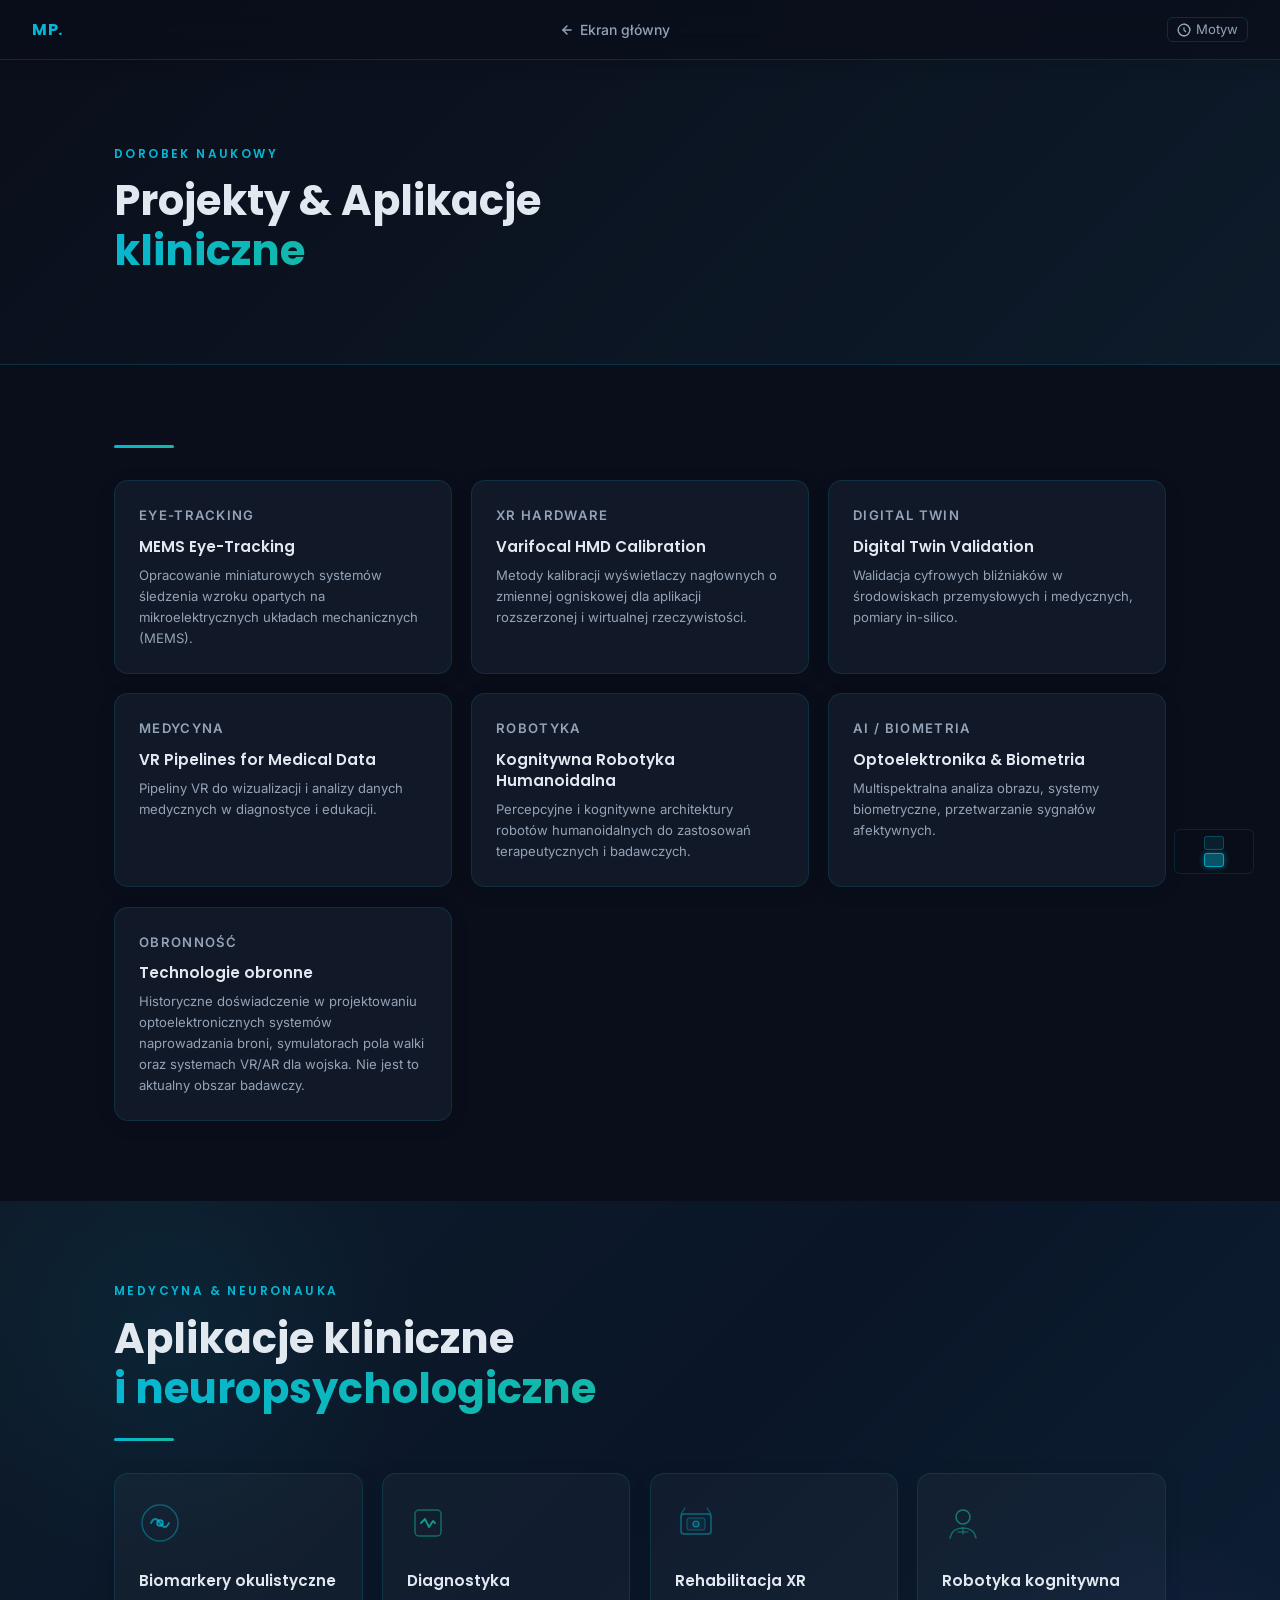
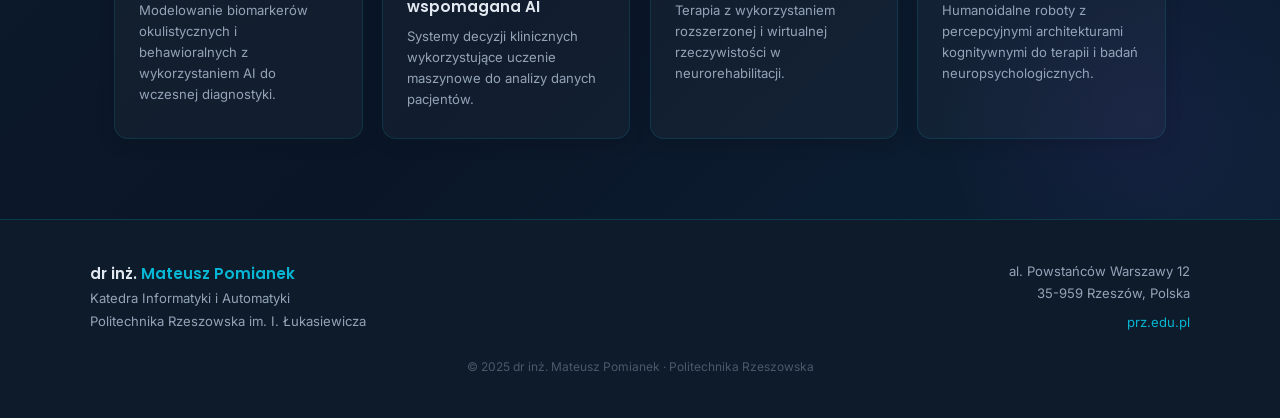
<file: projects.html>
<!DOCTYPE html>
<html lang="pl">
<head>
  <meta charset="UTF-8" />
  <meta name="viewport" content="width=device-width, initial-scale=1.0" />
  <title>Projekty badawcze – dr inż. Mateusz Pomianek</title>
  <meta name="description" content="Realizowane projekty badawcze i aplikacje kliniczne – dr inż. Mateusz Pomianek." />
  <meta name="author" content="dr inż. Mateusz Pomianek" />
  <link rel="icon" href="data:image/svg+xml,<svg xmlns='http://www.w3.org/2000/svg' viewBox='0 0 100 100'><text y='.9em' font-size='90'>🔬</text></svg>" />
  <link rel="preconnect" href="https://fonts.googleapis.com" />
  <link rel="preconnect" href="https://fonts.gstatic.com" crossorigin />
  <link href="https://fonts.googleapis.com/css2?family=Inter:wght@300;400;500;600;700&family=Poppins:wght@300;400;600;700&display=swap" rel="stylesheet" />
  <link rel="stylesheet" href="grid-nav.css" />

  <style>
    *, *::before, *::after { box-sizing: border-box; margin: 0; padding: 0; }

    :root {
      --clr-bg:      #0a0e1a;
      --clr-surface: #111827;
      --clr-surface2:#1a2236;
      --clr-navy:    #0d1b2a;
      --clr-cyan:    #06b6d4;
      --clr-teal:    #14b8a6;
      --clr-neon:    #00f5ff;
      --clr-neon2:   #7c3aed;
      --clr-text:    #e2e8f0;
      --clr-muted:   #94a3b8;
      --clr-border:  rgba(6,182,212,0.18);
      --font-head:   'Poppins', sans-serif;
      --font-body:   'Inter', sans-serif;
    }

    html { scroll-behavior: smooth; }

    body {
      background: var(--clr-bg);
      color: var(--clr-text);
      font-family: var(--font-body);
      line-height: 1.7;
      overflow-x: hidden;
    }

    ::-webkit-scrollbar { width: 6px; }
    ::-webkit-scrollbar-track { background: var(--clr-bg); }
    ::-webkit-scrollbar-thumb { background: var(--clr-cyan); border-radius: 3px; }

    .container { max-width: 1100px; margin: 0 auto; padding: 0 1.5rem; }

    .gradient-text {
      background: linear-gradient(135deg, var(--clr-cyan), var(--clr-teal));
      -webkit-background-clip: text;
      -webkit-text-fill-color: transparent;
      background-clip: text;
    }

    .section-label {
      font-family: var(--font-head);
      font-size: 0.75rem;
      font-weight: 600;
      letter-spacing: 0.2em;
      text-transform: uppercase;
      color: var(--clr-cyan);
      margin-bottom: 0.75rem;
    }

    .section-title {
      font-family: var(--font-head);
      font-size: clamp(1.8rem, 4vw, 2.6rem);
      font-weight: 700;
      line-height: 1.2;
      margin-bottom: 1.5rem;
    }

    .divider {
      width: 60px;
      height: 3px;
      background: linear-gradient(90deg, var(--clr-cyan), var(--clr-teal));
      border-radius: 2px;
      margin-bottom: 2rem;
    }

    /* ── Nav ──────────────────────────────────────────────── */
    nav {
      position: fixed;
      top: 0; left: 0; right: 0;
      z-index: 100;
      padding: 1rem 2rem;
      display: flex;
      justify-content: space-between;
      align-items: center;
      background: rgba(10, 14, 26, 0.75);
      backdrop-filter: blur(14px);
      -webkit-backdrop-filter: blur(14px);
      border-bottom: 1px solid var(--clr-border);
    }

    .nav-logo {
      font-family: var(--font-head);
      font-weight: 700;
      font-size: 1rem;
      color: var(--clr-cyan);
      letter-spacing: 0.04em;
      text-decoration: none;
    }

    .nav-back {
      display: inline-flex;
      align-items: center;
      gap: 0.4rem;
      color: var(--clr-muted);
      text-decoration: none;
      font-size: 0.875rem;
      font-weight: 500;
      transition: color 0.22s cubic-bezier(0.25, 0.46, 0.45, 0.94);
    }

    .nav-back:hover { color: var(--clr-cyan); }

    /* ── Page hero ─────────────────────────────────────────── */
    .page-hero {
      padding: 9rem 2rem 4rem;
      background: linear-gradient(135deg, var(--clr-bg) 0%, var(--clr-navy) 100%);
      border-bottom: 1px solid var(--clr-border);
    }

    /* ── Projects ──────────────────────────────────────────── */
    #projects {
      padding: 5rem 2rem;
      background: var(--clr-bg);
    }

    .projects-grid {
      display: grid;
      grid-template-columns: repeat(auto-fit, minmax(260px, 1fr));
      gap: 1.2rem;
    }

    .project-card {
      background: var(--clr-surface);
      border: 1px solid var(--clr-border);
      border-radius: 14px;
      padding: 1.5rem;
      transition: border-color 0.25s cubic-bezier(0.25, 0.46, 0.45, 0.94), transform 0.3s cubic-bezier(0.34, 1.56, 0.64, 1), box-shadow 0.3s cubic-bezier(0.25, 0.46, 0.45, 0.94);
      position: relative;
      overflow: hidden;
    }

    .project-card::before {
      content: '';
      position: absolute;
      top: 0; left: 0; right: 0;
      height: 2px;
      background: linear-gradient(90deg, var(--clr-cyan), var(--clr-teal));
      opacity: 0;
      transition: opacity 0.25s cubic-bezier(0.25, 0.46, 0.45, 0.94);
    }

    .project-card:hover {
      border-color: var(--clr-cyan);
      transform: translateY(-4px);
      box-shadow: 0 10px 35px rgba(6,182,212,0.1);
    }

    .project-card:hover::before { opacity: 1; }

    .project-tag {
      font-size: 0.7rem;
      font-weight: 600;
      letter-spacing: 0.1em;
      text-transform: uppercase;
      color: var(--clr-cyan);
      margin-bottom: 0.6rem;
    }

    .project-card h3 {
      font-family: var(--font-head);
      font-size: 0.95rem;
      font-weight: 600;
      margin-bottom: 0.5rem;
      line-height: 1.4;
    }

    .project-card p {
      font-size: 0.82rem;
      color: var(--clr-muted);
      line-height: 1.6;
    }

    /* ── Clinical ──────────────────────────────────────────── */
    #clinical {
      padding: 5rem 2rem;
      background: linear-gradient(135deg, #0d1b2a 0%, #0a1628 50%, #0d2035 100%);
      position: relative;
      overflow: hidden;
    }

    #clinical::before {
      content: '';
      position: absolute;
      top: -120px; left: -80px;
      width: 500px; height: 500px;
      background: radial-gradient(circle, rgba(6,182,212,0.07) 0%, transparent 70%);
      pointer-events: none;
    }

    #clinical::after {
      content: '';
      position: absolute;
      bottom: -100px; right: -60px;
      width: 400px; height: 400px;
      background: radial-gradient(circle, rgba(124,58,237,0.07) 0%, transparent 70%);
      pointer-events: none;
    }

    .clinical-inner {
      position: relative;
      z-index: 1;
    }

    .clinical-grid {
      display: grid;
      grid-template-columns: repeat(auto-fit, minmax(230px, 1fr));
      gap: 1.2rem;
      margin-top: 2rem;
    }

    .clinical-card {
      background: rgba(255,255,255,0.03);
      border: 1px solid rgba(6,182,212,0.15);
      border-radius: 14px;
      padding: 1.75rem 1.5rem;
      transition: background 0.25s cubic-bezier(0.25, 0.46, 0.45, 0.94), border-color 0.25s cubic-bezier(0.25, 0.46, 0.45, 0.94), transform 0.3s cubic-bezier(0.34, 1.56, 0.64, 1);
    }

    .clinical-card:hover {
      background: rgba(6,182,212,0.06);
      border-color: var(--clr-cyan);
      transform: translateY(-4px);
    }

    .clinical-icon { width: 42px; height: 42px; margin-bottom: 1rem; }

    .clinical-card h3 {
      font-family: var(--font-head);
      font-size: 0.95rem;
      font-weight: 600;
      margin-bottom: 0.4rem;
    }

    .clinical-card p {
      font-size: 0.82rem;
      color: var(--clr-muted);
      line-height: 1.6;
    }

    /* ── Footer ────────────────────────────────────────────── */
    footer {
      background: var(--clr-navy);
      border-top: 1px solid var(--clr-border);
      padding: 2.5rem 2rem;
    }

    .footer-inner {
      max-width: 1100px;
      margin: 0 auto;
      display: flex;
      flex-wrap: wrap;
      gap: 2rem;
      align-items: center;
      justify-content: space-between;
    }

    .footer-brand {
      font-family: var(--font-head);
      font-size: 0.95rem;
      font-weight: 600;
    }

    .footer-brand span { color: var(--clr-cyan); }

    .footer-info {
      font-size: 0.82rem;
      color: var(--clr-muted);
      line-height: 1.7;
    }

    .footer-copy {
      font-size: 0.75rem;
      color: rgba(148,163,184,0.45);
      text-align: center;
      margin-top: 1.5rem;
    }

    .footer-info-right {
      font-size: 0.82rem;
      color: var(--clr-muted);
      line-height: 1.7;
      text-align: right;
    }

    .footer-info-right a {
      color: var(--clr-cyan);
      text-decoration: none;
    }
  </style>
  <link rel="stylesheet" href="theme-switcher.css" />
  <script src="theme-switcher.js"></script>
</head>
<body data-grid-pos="bottom">

  <!-- ── Nav ── -->
  <nav id="navbar" role="navigation" aria-label="Nawigacja główna">
    <a href="index.html" class="nav-logo">MP.</a>
    <a href="index.html" class="nav-back">
      <svg width="14" height="14" viewBox="0 0 24 24" fill="none" stroke="currentColor" stroke-width="2.5" stroke-linecap="round" stroke-linejoin="round" aria-hidden="true"><line x1="19" y1="12" x2="5" y2="12"/><polyline points="12 5 5 12 12 19"/></svg>
      Ekran główny
    </a>
    <div class="theme-picker">
      <button class="theme-toggle" id="themeToggle" aria-haspopup="listbox" aria-expanded="false" aria-label="Motyw – kliknij aby zmienić">
        <svg width="14" height="14" viewBox="0 0 24 24" fill="none" stroke="currentColor" stroke-width="2" stroke-linecap="round" stroke-linejoin="round" aria-hidden="true"><circle cx="12" cy="12" r="10"/><path d="M12 2a10 10 0 0 1 0 20C6.5 22 2 17 2 12"/><path d="M12 8v4l3 3"/></svg>
        Motyw
      </button>
    </div>
  </nav>

  <!-- ── Page hero ── -->
  <div class="page-hero">
    <div class="container">
      <p class="section-label">Dorobek naukowy</p>
      <h1 class="section-title">Projekty &amp; Aplikacje<br><span class="gradient-text">kliniczne</span></h1>
    </div>
  </div>

  <main>
    <!-- ── Projects ── -->
    <section id="projects" aria-labelledby="projects-title">
      <div class="container">
        <div class="divider"></div>

        <!-- Project cards -->
        <div class="projects-grid">

          <article class="project-card">
            <p class="project-tag">Eye-tracking</p>
            <h3>MEMS Eye-Tracking</h3>
            <p>Opracowanie miniaturowych systemów śledzenia wzroku opartych na mikroelektrycznych układach mechanicznych (MEMS).</p>
          </article>

          <article class="project-card">
            <p class="project-tag">XR Hardware</p>
            <h3>Varifocal HMD Calibration</h3>
            <p>Metody kalibracji wyświetlaczy nagłownych o zmiennej ogniskowej dla aplikacji rozszerzonej i wirtualnej rzeczywistości.</p>
          </article>

          <article class="project-card">
            <p class="project-tag">Digital Twin</p>
            <h3>Digital Twin Validation</h3>
            <p>Walidacja cyfrowych bliźniaków w środowiskach przemysłowych i medycznych, pomiary in-silico.</p>
          </article>

          <article class="project-card">
            <p class="project-tag">Medycyna</p>
            <h3>VR Pipelines for Medical Data</h3>
            <p>Pipeliny VR do wizualizacji i analizy danych medycznych w diagnostyce i edukacji.</p>
          </article>

          <article class="project-card">
            <p class="project-tag">Robotyka</p>
            <h3>Kognitywna Robotyka Humanoidalna</h3>
            <p>Percepcyjne i kognitywne architektury robotów humanoidalnych do zastosowań terapeutycznych i badawczych.</p>
          </article>

          <article class="project-card">
            <p class="project-tag">AI / Biometria</p>
            <h3>Optoelektronika &amp; Biometria</h3>
            <p>Multispektralna analiza obrazu, systemy biometryczne, przetwarzanie sygnałów afektywnych.</p>
          </article>

          <article class="project-card">
            <p class="project-tag">Obronność</p>
            <h3>Technologie obronne</h3>
            <p>Historyczne doświadczenie w projektowaniu optoelektronicznych systemów naprowadzania broni, symulatorach pola walki oraz systemach VR/AR dla wojska. Nie jest to aktualny obszar badawczy.</p>
          </article>

        </div>
      </div>
    </section>

    <!-- ── Clinical applications ── -->
    <section id="clinical" aria-labelledby="clinical-title">
      <div class="clinical-inner container">
        <p class="section-label">Medycyna &amp; Neuronauka</p>
        <h2 class="section-title" id="clinical-title">
          Aplikacje kliniczne<br><span class="gradient-text">i neuropsychologiczne</span>
        </h2>
        <div class="divider"></div>

        <div class="clinical-grid">

          <article class="clinical-card">
            <svg class="clinical-icon" viewBox="0 0 42 42" fill="none" xmlns="http://www.w3.org/2000/svg" aria-hidden="true">
              <circle cx="21" cy="21" r="18" stroke="rgba(6,182,212,0.4)" stroke-width="1.5"/>
              <path d="M12 21 Q16 13 21 21 Q26 29 30 21" stroke="rgba(6,182,212,0.7)" stroke-width="1.8" fill="none" stroke-linecap="round"/>
              <circle cx="21" cy="21" r="3" fill="rgba(6,182,212,0.3)" stroke="rgba(6,182,212,0.8)" stroke-width="1.5"/>
            </svg>
            <h3>Biomarkery okulistyczne</h3>
            <p>Modelowanie biomarkerów okulistycznych i behawioralnych z wykorzystaniem AI do wczesnej diagnostyki.</p>
          </article>

          <article class="clinical-card">
            <svg class="clinical-icon" viewBox="0 0 42 42" fill="none" xmlns="http://www.w3.org/2000/svg" aria-hidden="true">
              <rect x="8" y="8" width="26" height="26" rx="4" stroke="rgba(20,184,166,0.5)" stroke-width="1.5"/>
              <path d="M14 21 L18 17 L22 25 L26 19 L28 21" stroke="rgba(20,184,166,0.8)" stroke-width="1.8" fill="none" stroke-linecap="round" stroke-linejoin="round"/>
            </svg>
            <h3>Diagnostyka wspomagana AI</h3>
            <p>Systemy decyzji klinicznych wykorzystujące uczenie maszynowe do analizy danych pacjentów.</p>
          </article>

          <article class="clinical-card">
            <svg class="clinical-icon" viewBox="0 0 42 42" fill="none" xmlns="http://www.w3.org/2000/svg" aria-hidden="true">
              <rect x="6" y="12" width="30" height="20" rx="3" stroke="rgba(6,182,212,0.5)" stroke-width="1.5"/>
              <rect x="12" y="16" width="18" height="12" rx="2" fill="rgba(6,182,212,0.07)" stroke="rgba(6,182,212,0.4)" stroke-width="1"/>
              <line x1="10" y1="6"  x2="6"  y2="12" stroke="rgba(6,182,212,0.4)" stroke-width="1.3" stroke-linecap="round"/>
              <line x1="32" y1="6"  x2="36" y2="12" stroke="rgba(6,182,212,0.4)" stroke-width="1.3" stroke-linecap="round"/>
              <circle cx="21" cy="22" r="3" fill="rgba(6,182,212,0.2)" stroke="rgba(6,182,212,0.6)" stroke-width="1.2"/>
            </svg>
            <h3>Rehabilitacja XR</h3>
            <p>Terapia z wykorzystaniem rozszerzonej i wirtualnej rzeczywistości w neurorehabilitacji.</p>
          </article>

          <article class="clinical-card">
            <svg class="clinical-icon" viewBox="0 0 42 42" fill="none" xmlns="http://www.w3.org/2000/svg" aria-hidden="true">
              <circle cx="21" cy="15" r="7" stroke="rgba(20,184,166,0.6)" stroke-width="1.5"/>
              <path d="M8 36 Q10 26 21 26 Q32 26 34 36" stroke="rgba(20,184,166,0.5)" stroke-width="1.5" fill="none" stroke-linecap="round"/>
              <line x1="21" y1="26" x2="21" y2="32" stroke="rgba(20,184,166,0.4)" stroke-width="1.5" stroke-linecap="round"/>
              <line x1="16" y1="30" x2="26" y2="30" stroke="rgba(20,184,166,0.4)" stroke-width="1.5" stroke-linecap="round"/>
            </svg>
            <h3>Robotyka kognitywna</h3>
            <p>Humanoidalne roboty z percepcyjnymi architekturami kognitywnymi do terapii i badań neuropsychologicznych.</p>
          </article>

        </div>
      </div>
    </section>
  </main>

  <!-- ── Footer ── -->
  <footer role="contentinfo">
    <div class="footer-inner">
      <div>
        <p class="footer-brand">dr inż. <span>Mateusz Pomianek</span></p>
        <p class="footer-info">
          Katedra Informatyki i Automatyki<br>
          Politechnika Rzeszowska im. I. Łukasiewicza
        </p>
      </div>
      <div class="footer-info-right">
        <p>al. Powstańców Warszawy 12</p>
        <p>35-959 Rzeszów, Polska</p>
        <p style="margin-top:.4rem;">
          <a href="https://prz.edu.pl" target="_blank" rel="noopener noreferrer">prz.edu.pl</a>
        </p>
      </div>
    </div>
    <p class="footer-copy">© 2025 dr inż. Mateusz Pomianek · Politechnika Rzeszowska</p>
  </footer>

  <script src="grid-nav.js" type="module"></script>
</body>
</html>
</file>
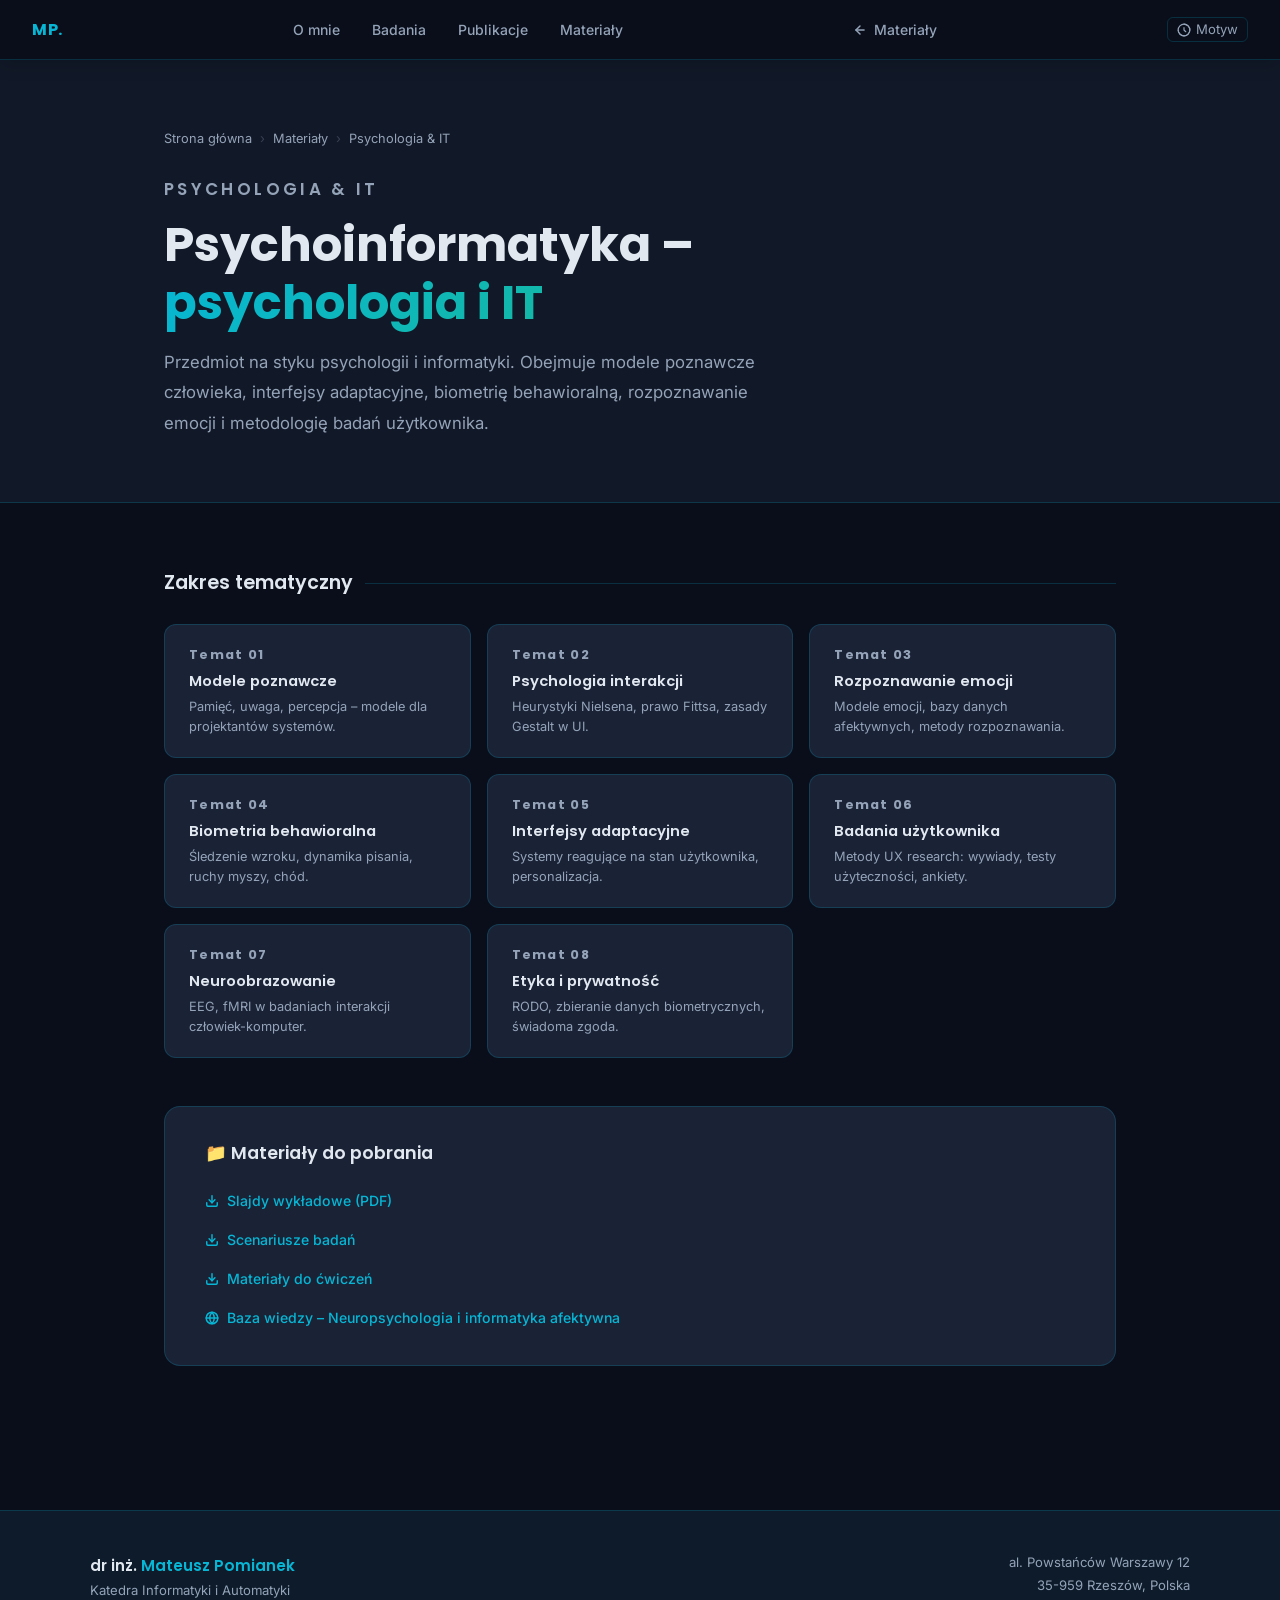
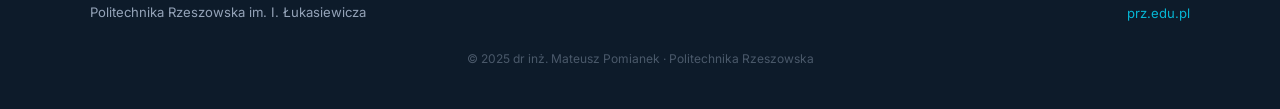
<file: psychoinformatyka.html>
<!DOCTYPE html>
<html lang="pl">
<head>
  <meta charset="UTF-8" />
  <meta name="viewport" content="width=device-width, initial-scale=1.0" />
  <title>Psychoinformatyka – dr inż. Mateusz Pomianek</title>
  <meta name="description" content="Przedmiot na styku psychologii i informatyki. Obejmuje modele poznawcze człowieka, interfejsy adaptacyjne, biometrię behawioralną, rozpoznawanie emocji i metodologię badań użytkownika." />
  <meta name="author" content="dr inż. Mateusz Pomianek" />
  <link rel="icon" href="data:image/svg+xml,<svg xmlns='http://www.w3.org/2000/svg' viewBox='0 0 100 100'><text y='.9em' font-size='90'>🔬</text></svg>" />
  <link rel="preconnect" href="https://fonts.googleapis.com" />
  <link rel="preconnect" href="https://fonts.gstatic.com" crossorigin />
  <link href="https://fonts.googleapis.com/css2?family=Inter:wght@300;400;500;600;700&family=Poppins:wght@300;400;600;700&display=swap" rel="stylesheet" />

  <style>
    *, *::before, *::after { box-sizing: border-box; margin: 0; padding: 0; }

    :root {
      --clr-bg:      #0a0e1a;
      --clr-surface: #111827;
      --clr-surface2:#1a2236;
      --clr-navy:    #0d1b2a;
      --clr-cyan:    #06b6d4;
      --clr-teal:    #14b8a6;
      --clr-neon2:   #7c3aed;
      --clr-text:    #e2e8f0;
      --clr-muted:   #94a3b8;
      --clr-border:  rgba(6,182,212,0.18);
      --font-head:   'Poppins', sans-serif;
      --font-body:   'Inter', sans-serif;
    }

    html { scroll-behavior: smooth; }

    body {
      background: var(--clr-bg);
      color: var(--clr-text);
      font-family: var(--font-body);
      line-height: 1.7;
      overflow-x: hidden;
    }

    ::-webkit-scrollbar { width: 6px; }
    ::-webkit-scrollbar-track { background: var(--clr-bg); }
    ::-webkit-scrollbar-thumb { background: var(--clr-cyan); border-radius: 3px; }

    .container { max-width: 1000px; margin: 0 auto; padding: 0 1.5rem; }

    .gradient-text {
      background: linear-gradient(135deg, var(--clr-cyan), var(--clr-teal));
      -webkit-background-clip: text;
      -webkit-text-fill-color: transparent;
      background-clip: text;
    }

    .section-label {
      font-family: var(--font-head);
      font-size: 0.75rem;
      font-weight: 600;
      letter-spacing: 0.2em;
      text-transform: uppercase;
      color: var(--clr-cyan);
      margin-bottom: 0.75rem;
    }

    .divider {
      width: 60px;
      height: 3px;
      background: linear-gradient(90deg, var(--clr-cyan), var(--clr-teal));
      border-radius: 2px;
      margin-bottom: 2rem;
    }

    /* NAV */
    nav {
      position: fixed;
      top: 0; left: 0; right: 0;
      z-index: 100;
      padding: 1rem 2rem;
      display: flex;
      justify-content: space-between;
      align-items: center;
      background: rgba(10,14,26,0.95);
      backdrop-filter: blur(14px);
      -webkit-backdrop-filter: blur(14px);
      border-bottom: 1px solid var(--clr-border);
    }

    .nav-logo {
      font-family: var(--font-head);
      font-weight: 700;
      font-size: 1rem;
      color: var(--clr-cyan);
      letter-spacing: 0.04em;
      text-decoration: none;
    }

    .nav-links {
      display: flex;
      gap: 2rem;
      list-style: none;
    }

    .nav-links a {
      color: var(--clr-muted);
      text-decoration: none;
      font-size: 0.875rem;
      font-weight: 500;
      transition: color 0.25s;
    }

    .nav-links a:hover { color: var(--clr-cyan); }

    .nav-back {
      display: inline-flex;
      align-items: center;
      gap: 0.4rem;
      color: var(--clr-muted);
      text-decoration: none;
      font-size: 0.875rem;
      font-weight: 500;
      transition: color 0.25s;
    }
    .nav-back:hover { color: var(--clr-cyan); }

    /* PAGE HERO */
    .page-hero {
      padding: 8rem 2rem 4rem;
      background: var(--clr-surface);
      border-bottom: 1px solid var(--clr-border);
    }

    .page-hero h1 {
      font-family: var(--font-head);
      font-size: clamp(2rem, 5vw, 3rem);
      font-weight: 700;
      line-height: 1.2;
      margin-bottom: 1rem;
    }

    .page-hero p {
      color: var(--clr-muted);
      font-size: 1.05rem;
      max-width: 640px;
      line-height: 1.8;
    }

    .breadcrumb {
      display: flex;
      align-items: center;
      gap: 0.5rem;
      margin-bottom: 1.5rem;
      font-size: 0.8rem;
      color: var(--clr-muted);
    }

    .breadcrumb a {
      color: var(--clr-muted);
      text-decoration: none;
      transition: color 0.2s;
    }

    .breadcrumb a:hover { color: var(--clr-cyan); }

    .breadcrumb-sep { color: rgba(148,163,184,0.3); }

    /* MAIN */
    main { padding: 4rem 0 6rem; }

    /* TOPICS GRID */
    .topics-section { margin-bottom: 3rem; }

    .topics-section-title {
      font-family: var(--font-head);
      font-size: 1.2rem;
      font-weight: 600;
      margin-bottom: 1.5rem;
      display: flex;
      align-items: center;
      gap: 0.75rem;
    }

    .topics-section-title::after {
      content: '';
      flex: 1;
      height: 1px;
      background: var(--clr-border);
    }

    .topics-grid {
      display: grid;
      grid-template-columns: repeat(auto-fit, minmax(260px, 1fr));
      gap: 1rem;
    }

    .topic-card {
      background: var(--clr-surface2);
      border: 1px solid var(--clr-border);
      border-radius: 12px;
      padding: 1.25rem 1.5rem;
      transition: border-color 0.3s, transform 0.3s;
    }

    .topic-card:hover {
      border-color: var(--clr-cyan);
      transform: translateY(-2px);
    }

    .topic-num {
      font-family: var(--font-head);
      font-size: 0.7rem;
      font-weight: 700;
      letter-spacing: 0.1em;
      color: var(--clr-teal);
      margin-bottom: 0.4rem;
    }

    .topic-card h4 {
      font-family: var(--font-head);
      font-size: 0.92rem;
      font-weight: 600;
      margin-bottom: 0.35rem;
      line-height: 1.4;
    }

    .topic-card p {
      font-size: 0.8rem;
      color: var(--clr-muted);
      line-height: 1.55;
    }

    /* RESOURCES */
    .resources-section {
      background: var(--clr-surface2);
      border: 1px solid var(--clr-border);
      border-radius: 16px;
      padding: 2rem 2.5rem;
      margin-bottom: 3rem;
    }

    .resources-title {
      font-family: var(--font-head);
      font-size: 1.1rem;
      font-weight: 600;
      margin-bottom: 1.25rem;
      color: var(--clr-text);
    }

    .resource-list {
      list-style: none;
      display: flex;
      flex-direction: column;
      gap: 0.75rem;
    }

    .resource-list li a {
      display: inline-flex;
      align-items: center;
      gap: 0.5rem;
      color: var(--clr-cyan);
      text-decoration: none;
      font-size: 0.88rem;
      font-weight: 500;
      transition: opacity 0.2s;
    }

    .resource-list li a:hover { opacity: 0.75; text-decoration: underline; }

    /* FOOTER */
    footer {
      background: var(--clr-navy);
      border-top: 1px solid var(--clr-border);
      padding: 2.5rem 2rem;
    }

    .footer-inner {
      max-width: 1100px;
      margin: 0 auto;
      display: flex;
      flex-wrap: wrap;
      gap: 2rem;
      align-items: center;
      justify-content: space-between;
    }

    .footer-brand { font-family: var(--font-head); font-size: 0.95rem; font-weight: 600; }
    .footer-brand span { color: var(--clr-cyan); }
    .footer-info { font-size: 0.82rem; color: var(--clr-muted); line-height: 1.7; }
    .footer-copy {
      font-size: 0.75rem;
      color: rgba(148,163,184,0.45);
      text-align: center;
      margin-top: 1.5rem;
    }

    @media (max-width: 700px) {
      .nav-links { display: none; }
      .topics-grid { grid-template-columns: 1fr; }
      .resources-section { padding: 1.5rem; }
    }
  </style>
  <link rel="stylesheet" href="theme-switcher.css" />
  <script src="theme-switcher.js"></script>
</head>
<body>

  <nav id="navbar" role="navigation" aria-label="Nawigacja główna">
    <a href="index.html" class="nav-logo">MP.</a>
    <ul class="nav-links" role="list">
      <li><a href="index.html#about">O mnie</a></li>
      <li><a href="index.html#research">Badania</a></li>
      <li><a href="publications.html">Publikacje</a></li>
      <li><a href="materials.html">Materiały</a></li>
    </ul>
    <a href="materials.html" class="nav-back" aria-label="Powrót do materiałów">
      <svg width="14" height="14" viewBox="0 0 24 24" fill="none" stroke="currentColor" stroke-width="2.5" stroke-linecap="round" stroke-linejoin="round" aria-hidden="true"><polyline points="19 12 5 12"/><polyline points="12 5 5 12 12 19"/></svg>
      Materiały
    </a>
    <div class="theme-picker">
      <button class="theme-toggle" id="themeToggle" aria-haspopup="listbox" aria-expanded="false" aria-label="Motyw – kliknij aby zmienić">
        <svg width="14" height="14" viewBox="0 0 24 24" fill="none" stroke="currentColor" stroke-width="2" stroke-linecap="round" stroke-linejoin="round" aria-hidden="true"><circle cx="12" cy="12" r="10"/><path d="M12 2a10 10 0 0 1 0 20C6.5 22 2 17 2 12"/><path d="M12 8v4l3 3"/></svg>
        Motyw
      </button>
    </div>
  </nav>

  <div class="page-hero">
    <div class="container">
      <div class="breadcrumb">
        <a href="index.html">Strona główna</a>
        <span class="breadcrumb-sep">›</span>
        <a href="materials.html">Materiały</a>
        <span class="breadcrumb-sep">›</span>
        <span>Psychologia &amp; IT</span>
      </div>
      <p class="section-label">Psychologia &amp; IT</p>
      <h1>Psychoinformatyka –<br><span class="gradient-text">psychologia i IT</span></h1>
      <p>Przedmiot na styku psychologii i informatyki. Obejmuje modele poznawcze człowieka, interfejsy adaptacyjne, biometrię behawioralną, rozpoznawanie emocji i metodologię badań użytkownika.</p>
    </div>
  </div>

  <main>
    <div class="container">

      <div class="topics-section">
        <div class="topics-section-title">Zakres tematyczny</div>
        <div class="topics-grid">
          <div class="topic-card">
            <p class="topic-num">Temat 01</p>
            <h4>Modele poznawcze</h4>
            <p>Pamięć, uwaga, percepcja – modele dla projektantów systemów.</p>
          </div>
          <div class="topic-card">
            <p class="topic-num">Temat 02</p>
            <h4>Psychologia interakcji</h4>
            <p>Heurystyki Nielsena, prawo Fittsa, zasady Gestalt w UI.</p>
          </div>
          <div class="topic-card">
            <p class="topic-num">Temat 03</p>
            <h4>Rozpoznawanie emocji</h4>
            <p>Modele emocji, bazy danych afektywnych, metody rozpoznawania.</p>
          </div>
          <div class="topic-card">
            <p class="topic-num">Temat 04</p>
            <h4>Biometria behawioralna</h4>
            <p>Śledzenie wzroku, dynamika pisania, ruchy myszy, chód.</p>
          </div>
          <div class="topic-card">
            <p class="topic-num">Temat 05</p>
            <h4>Interfejsy adaptacyjne</h4>
            <p>Systemy reagujące na stan użytkownika, personalizacja.</p>
          </div>
          <div class="topic-card">
            <p class="topic-num">Temat 06</p>
            <h4>Badania użytkownika</h4>
            <p>Metody UX research: wywiady, testy użyteczności, ankiety.</p>
          </div>
          <div class="topic-card">
            <p class="topic-num">Temat 07</p>
            <h4>Neuroobrazowanie</h4>
            <p>EEG, fMRI w badaniach interakcji człowiek-komputer.</p>
          </div>
          <div class="topic-card">
            <p class="topic-num">Temat 08</p>
            <h4>Etyka i prywatność</h4>
            <p>RODO, zbieranie danych biometrycznych, świadoma zgoda.</p>
          </div>
        </div>
      </div>

      <div class="resources-section">
        <p class="resources-title">📁 Materiały do pobrania</p>
        <ul class="resource-list">
          <li><a href="#">
            <svg width="14" height="14" viewBox="0 0 24 24" fill="none" stroke="currentColor" stroke-width="2.5" stroke-linecap="round" stroke-linejoin="round" aria-hidden="true"><path d="M21 15v4a2 2 0 0 1-2 2H5a2 2 0 0 1-2-2v-4"/><polyline points="7 10 12 15 17 10"/><line x1="12" y1="15" x2="12" y2="3"/></svg>
            Slajdy wykładowe (PDF)
          </a></li>
          <li><a href="#">
            <svg width="14" height="14" viewBox="0 0 24 24" fill="none" stroke="currentColor" stroke-width="2.5" stroke-linecap="round" stroke-linejoin="round" aria-hidden="true"><path d="M21 15v4a2 2 0 0 1-2 2H5a2 2 0 0 1-2-2v-4"/><polyline points="7 10 12 15 17 10"/><line x1="12" y1="15" x2="12" y2="3"/></svg>
            Scenariusze badań
          </a></li>
          <li><a href="#">
            <svg width="14" height="14" viewBox="0 0 24 24" fill="none" stroke="currentColor" stroke-width="2.5" stroke-linecap="round" stroke-linejoin="round" aria-hidden="true"><path d="M21 15v4a2 2 0 0 1-2 2H5a2 2 0 0 1-2-2v-4"/><polyline points="7 10 12 15 17 10"/><line x1="12" y1="15" x2="12" y2="3"/></svg>
            Materiały do ćwiczeń
          </a></li>
          <li><a href="https://matpomgit.github.io/PsyHub/" target="_blank" rel="noopener noreferrer">
            <svg width="14" height="14" viewBox="0 0 24 24" fill="none" stroke="currentColor" stroke-width="2.5" stroke-linecap="round" stroke-linejoin="round" aria-hidden="true"><circle cx="12" cy="12" r="10"/><line x1="2" y1="12" x2="22" y2="12"/><path d="M12 2a15.3 15.3 0 0 1 4 10 15.3 15.3 0 0 1-4 10 15.3 15.3 0 0 1-4-10 15.3 15.3 0 0 1 4-10z"/></svg>
            Baza wiedzy – Neuropsychologia i informatyka afektywna
          </a></li>
        </ul>
      </div>

    </div>
  </main>

  <footer role="contentinfo">
    <div class="footer-inner">
      <div>
        <p class="footer-brand">dr inż. <span>Mateusz Pomianek</span></p>
        <p class="footer-info">
          Katedra Informatyki i Automatyki<br>
          Politechnika Rzeszowska im. I. Łukasiewicza
        </p>
      </div>
      <div class="footer-info" style="text-align:right">
        <p>al. Powstańców Warszawy 12</p>
        <p>35-959 Rzeszów, Polska</p>
        <p style="margin-top:.4rem; color: var(--clr-cyan);">
          <a href="https://prz.edu.pl" target="_blank" rel="noopener noreferrer" style="color:inherit;text-decoration:none;">prz.edu.pl</a>
        </p>
      </div>
    </div>
    <p class="footer-copy">© 2025 dr inż. Mateusz Pomianek · Politechnika Rzeszowska</p>
  </footer>

</body>
</html>
</file>
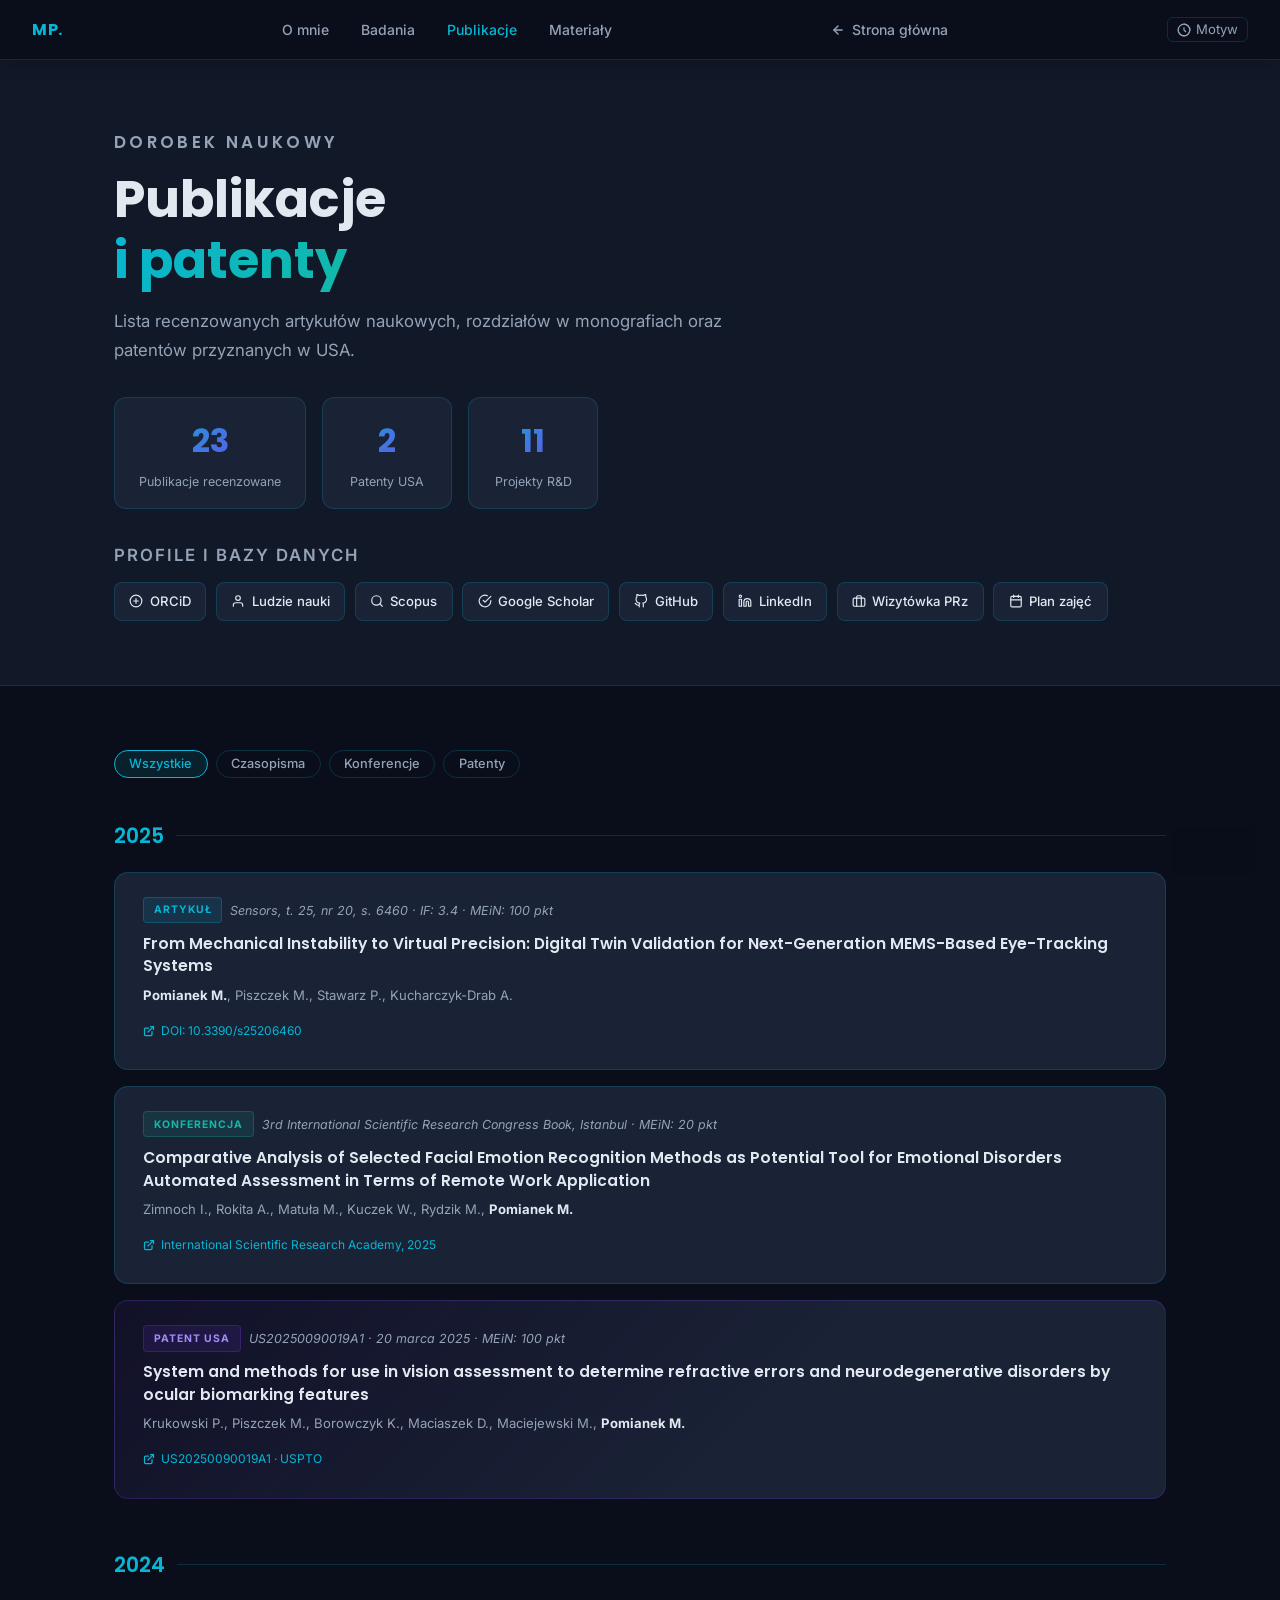
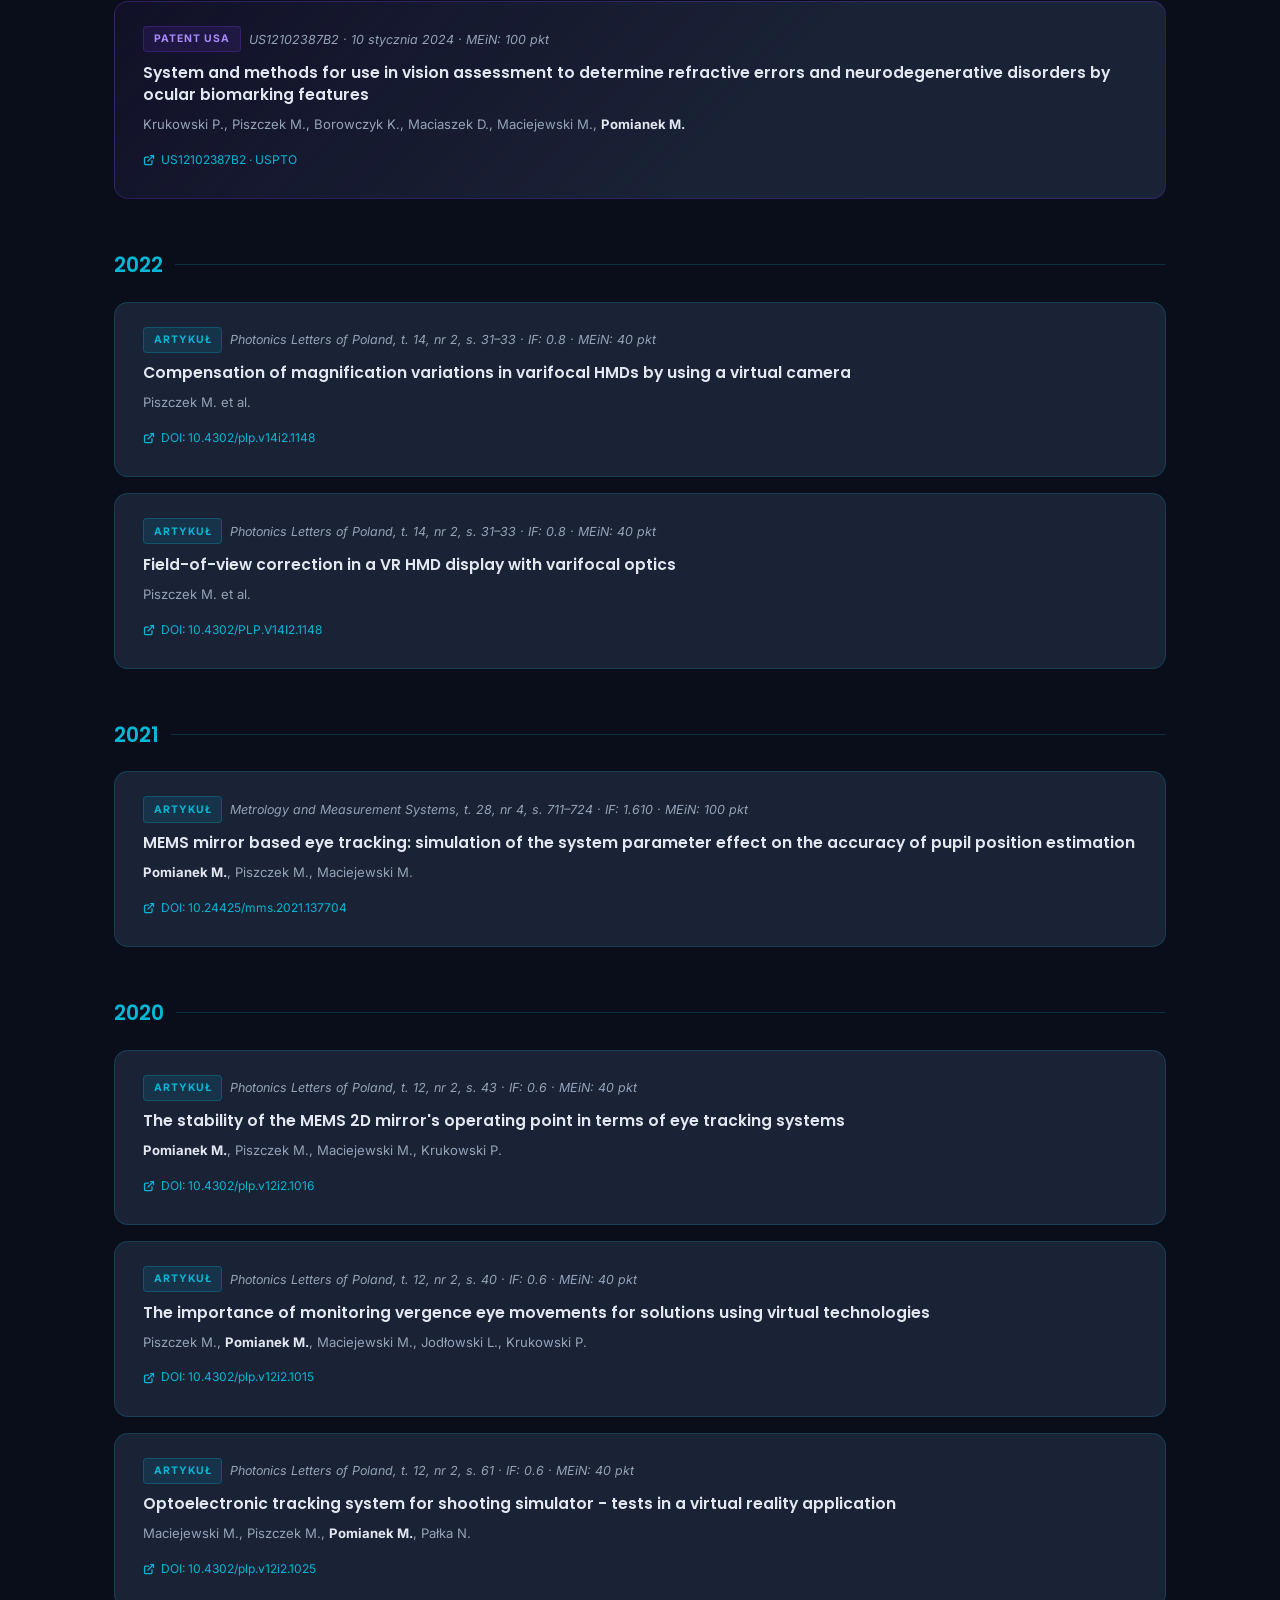
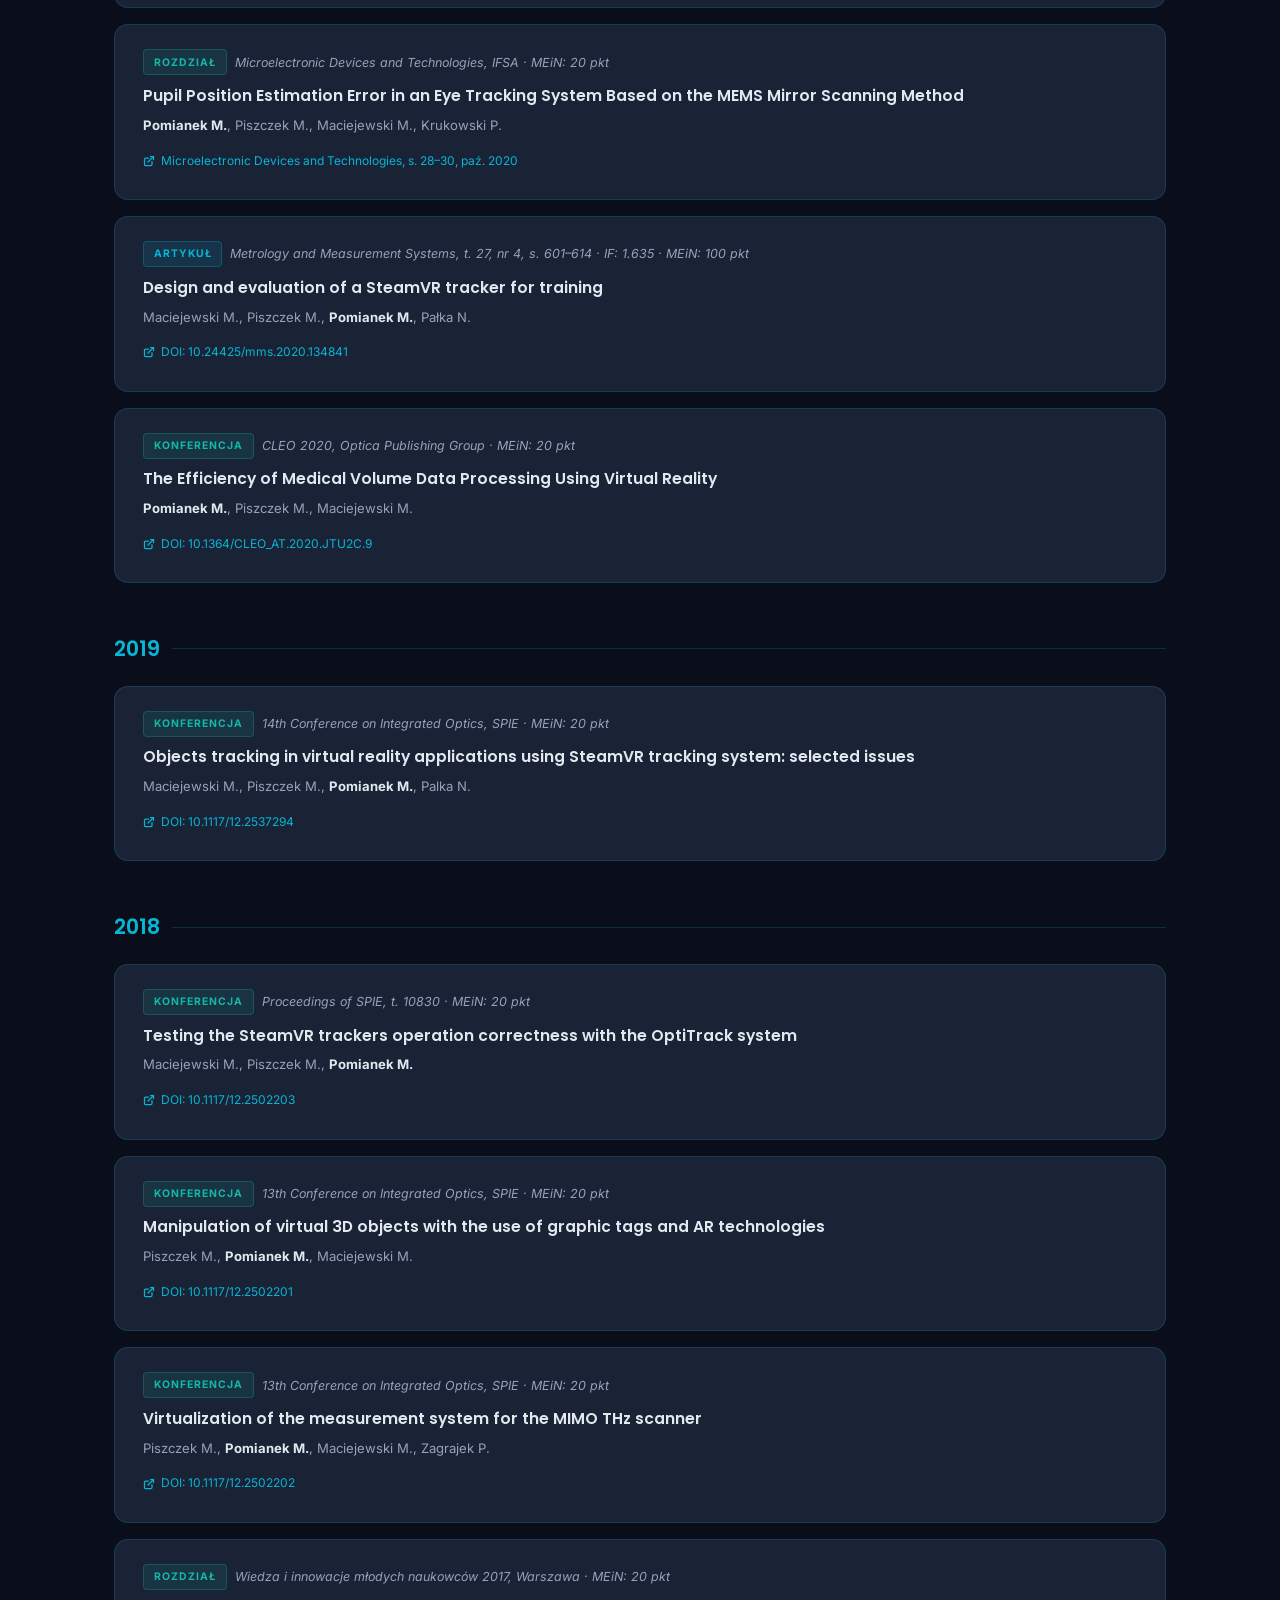
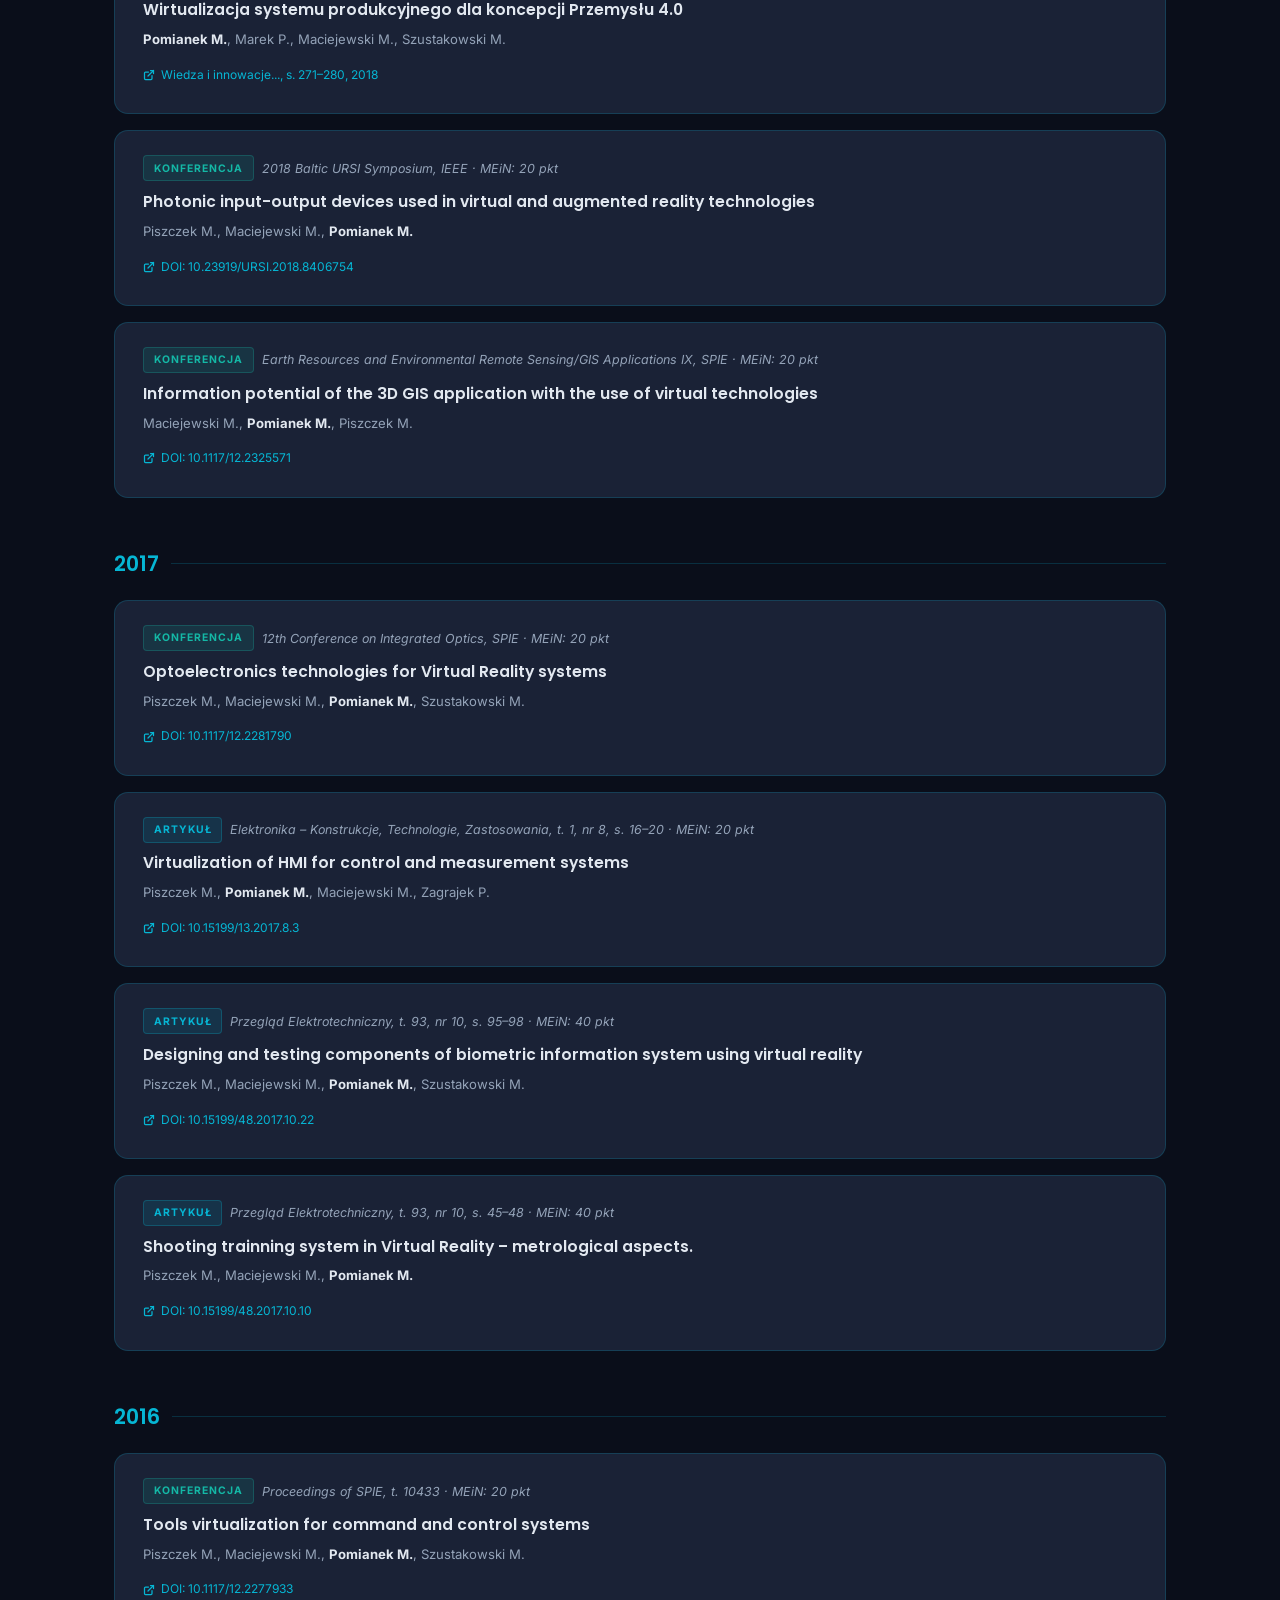
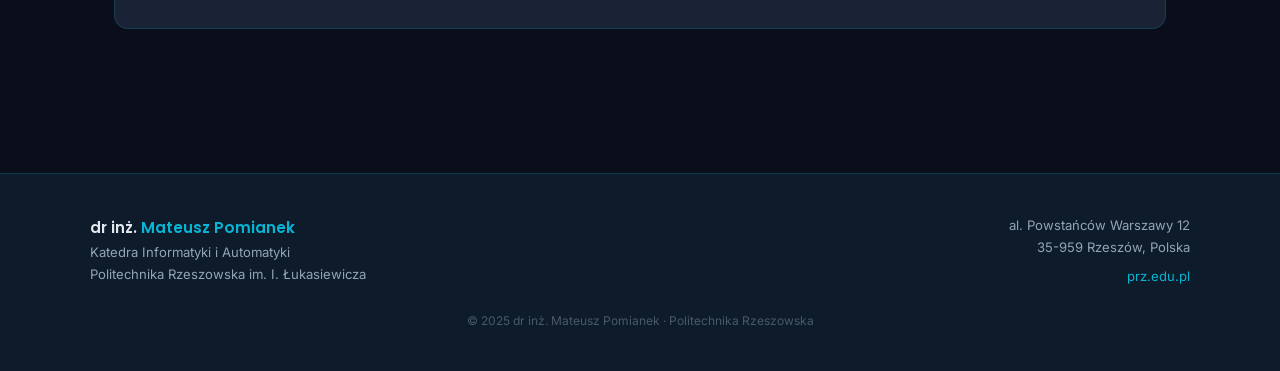
<file: publications.html>
<!DOCTYPE html>
<html lang="pl">
<head>
  <meta charset="UTF-8" />
  <meta name="viewport" content="width=device-width, initial-scale=1.0" />
  <title>Publikacje – dr inż. Mateusz Pomianek</title>
  <meta name="description" content="Lista publikacji naukowych dr inż. Mateusza Pomianka – 23 publikacje recenzowane, 2 patenty USA." />
  <meta name="author" content="dr inż. Mateusz Pomianek" />
  <link rel="icon" href="data:image/svg+xml,<svg xmlns='http://www.w3.org/2000/svg' viewBox='0 0 100 100'><text y='.9em' font-size='90'>🔬</text></svg>" />
  <link rel="preconnect" href="https://fonts.googleapis.com" />
  <link rel="preconnect" href="https://fonts.gstatic.com" crossorigin />
  <link href="https://fonts.googleapis.com/css2?family=Inter:wght@300;400;500;600;700&family=Poppins:wght@300;400;600;700&display=swap" rel="stylesheet" />

  <style>
    *, *::before, *::after { box-sizing: border-box; margin: 0; padding: 0; }

    :root {
      --clr-bg:      #0a0e1a;
      --clr-surface: #111827;
      --clr-surface2:#1a2236;
      --clr-navy:    #0d1b2a;
      --clr-cyan:    #06b6d4;
      --clr-teal:    #14b8a6;
      --clr-neon2:   #7c3aed;
      --clr-text:    #e2e8f0;
      --clr-muted:   #94a3b8;
      --clr-border:  rgba(6,182,212,0.18);
      --font-head:   'Poppins', sans-serif;
      --font-body:   'Inter', sans-serif;
    }

    html { scroll-behavior: smooth; }

    body {
      background: var(--clr-bg);
      color: var(--clr-text);
      font-family: var(--font-body);
      line-height: 1.7;
      overflow-x: hidden;
    }

    ::-webkit-scrollbar { width: 6px; }
    ::-webkit-scrollbar-track { background: var(--clr-bg); }
    ::-webkit-scrollbar-thumb { background: var(--clr-cyan); border-radius: 3px; }

    .container { max-width: 1100px; margin: 0 auto; padding: 0 1.5rem; }

    .gradient-text {
      background: linear-gradient(135deg, var(--clr-cyan), var(--clr-teal));
      -webkit-background-clip: text;
      -webkit-text-fill-color: transparent;
      background-clip: text;
    }

    .section-label {
      font-family: var(--font-head);
      font-size: 0.75rem;
      font-weight: 600;
      letter-spacing: 0.2em;
      text-transform: uppercase;
      color: var(--clr-cyan);
      margin-bottom: 0.75rem;
    }

    .divider {
      width: 60px;
      height: 3px;
      background: linear-gradient(90deg, var(--clr-cyan), var(--clr-teal));
      border-radius: 2px;
      margin-bottom: 2rem;
    }

    /* NAV */
    nav {
      position: fixed;
      top: 0; left: 0; right: 0;
      z-index: 100;
      padding: 1rem 2rem;
      display: flex;
      justify-content: space-between;
      align-items: center;
      background: rgba(10,14,26,0.95);
      backdrop-filter: blur(14px);
      -webkit-backdrop-filter: blur(14px);
      border-bottom: 1px solid var(--clr-border);
    }

    .nav-logo {
      font-family: var(--font-head);
      font-weight: 700;
      font-size: 1rem;
      color: var(--clr-cyan);
      letter-spacing: 0.04em;
      text-decoration: none;
    }

    .nav-links {
      display: flex;
      gap: 2rem;
      list-style: none;
    }

    .nav-links a {
      color: var(--clr-muted);
      text-decoration: none;
      font-size: 0.875rem;
      font-weight: 500;
      transition: color 0.25s;
    }

    .nav-links a:hover, .nav-links a.active { color: var(--clr-cyan); }

    .nav-back {
      display: inline-flex;
      align-items: center;
      gap: 0.4rem;
      color: var(--clr-muted);
      text-decoration: none;
      font-size: 0.875rem;
      font-weight: 500;
      transition: color 0.25s;
    }
    .nav-back:hover { color: var(--clr-cyan); }

    /* HERO BANNER */
    .page-hero {
      padding: 8rem 2rem 4rem;
      background: var(--clr-surface);
      border-bottom: 1px solid var(--clr-border);
    }

    .page-hero h1 {
      font-family: var(--font-head);
      font-size: clamp(2rem, 5vw, 3.2rem);
      font-weight: 700;
      line-height: 1.2;
      margin-bottom: 1rem;
    }

    .page-hero p {
      color: var(--clr-muted);
      font-size: 1.05rem;
      max-width: 640px;
    }

    /* STATS */
    .pub-stats {
      display: flex;
      flex-wrap: wrap;
      gap: 1rem;
      margin-top: 2rem;
    }

    .pub-stat {
      background: var(--clr-surface2);
      border: 1px solid var(--clr-border);
      border-radius: 12px;
      padding: 1rem 1.5rem;
      text-align: center;
      min-width: 130px;
    }

    .pub-stat-num {
      font-family: var(--font-head);
      font-size: 2rem;
      font-weight: 700;
      background: linear-gradient(135deg, var(--clr-cyan), var(--clr-neon2));
      -webkit-background-clip: text;
      -webkit-text-fill-color: transparent;
      background-clip: text;
    }

    .pub-stat-label {
      font-size: 0.78rem;
      color: var(--clr-muted);
      margin-top: 0.2rem;
    }

    /* MAIN CONTENT */
    main {
      padding: 4rem 0 6rem;
    }

    /* FILTER TABS */
    .filter-tabs {
      display: flex;
      flex-wrap: wrap;
      gap: 0.5rem;
      margin-bottom: 2.5rem;
    }

    .filter-tab {
      background: none;
      border: 1px solid var(--clr-border);
      color: var(--clr-muted);
      font-family: var(--font-body);
      font-size: 0.8rem;
      font-weight: 500;
      padding: 0.35rem 0.9rem;
      border-radius: 100px;
      cursor: pointer;
      transition: background 0.22s cubic-bezier(0.25, 0.46, 0.45, 0.94), border-color 0.22s cubic-bezier(0.25, 0.46, 0.45, 0.94), color 0.22s cubic-bezier(0.25, 0.46, 0.45, 0.94);
    }

    .filter-tab:hover, .filter-tab.active {
      background: rgba(6,182,212,0.1);
      border-color: var(--clr-cyan);
      color: var(--clr-cyan);
    }

    /* YEAR GROUP */
    .pub-year-group {
      margin-bottom: 3rem;
    }

    .pub-year-label {
      font-family: var(--font-head);
      font-size: 1.3rem;
      font-weight: 600;
      color: var(--clr-cyan);
      margin-bottom: 1.2rem;
      display: flex;
      align-items: center;
      gap: 0.75rem;
    }

    .pub-year-label::after {
      content: '';
      flex: 1;
      height: 1px;
      background: var(--clr-border);
    }

    /* PUBLICATION CARD */
    .pub-card {
      background: var(--clr-surface2);
      border: 1px solid var(--clr-border);
      border-radius: 14px;
      padding: 1.5rem 1.75rem;
      margin-bottom: 1rem;
      transition: border-color 0.25s cubic-bezier(0.25, 0.46, 0.45, 0.94), transform 0.3s cubic-bezier(0.25, 0.46, 0.45, 0.94), box-shadow 0.3s cubic-bezier(0.25, 0.46, 0.45, 0.94);
      position: relative;
    }

    .pub-card:hover {
      border-color: var(--clr-cyan);
      transform: translateX(4px);
      box-shadow: 0 4px 24px rgba(6,182,212,0.08);
    }

    .pub-card-meta {
      display: flex;
      flex-wrap: wrap;
      gap: 0.5rem;
      margin-bottom: 0.6rem;
      align-items: center;
    }

    .pub-type-badge {
      font-size: 0.65rem;
      font-weight: 700;
      letter-spacing: 0.1em;
      text-transform: uppercase;
      padding: 0.2rem 0.6rem;
      border-radius: 4px;
      background: rgba(6,182,212,0.12);
      color: var(--clr-cyan);
      border: 1px solid rgba(6,182,212,0.25);
    }

    .pub-type-badge.patent {
      background: rgba(124,58,237,0.12);
      color: #a78bfa;
      border-color: rgba(124,58,237,0.25);
    }

    .pub-type-badge.conference {
      background: rgba(20,184,166,0.12);
      color: var(--clr-teal);
      border-color: rgba(20,184,166,0.25);
    }

    .pub-journal {
      font-size: 0.78rem;
      color: var(--clr-muted);
      font-style: italic;
    }

    .pub-card h3 {
      font-family: var(--font-head);
      font-size: 0.97rem;
      font-weight: 600;
      line-height: 1.45;
      margin-bottom: 0.4rem;
    }

    .pub-authors {
      font-size: 0.82rem;
      color: var(--clr-muted);
      margin-bottom: 0.5rem;
    }

    .pub-authors strong {
      color: var(--clr-text);
    }

    .pub-doi {
      display: inline-flex;
      align-items: center;
      gap: 0.35rem;
      font-size: 0.75rem;
      color: var(--clr-cyan);
      text-decoration: none;
      transition: opacity 0.2s cubic-bezier(0.25, 0.46, 0.45, 0.94);
      margin-top: 0.4rem;
    }
    .pub-doi:hover { opacity: 0.75; text-decoration: underline; }

    /* PATENTS SECTION */
    .patent-card {
      background: linear-gradient(135deg, rgba(124,58,237,0.07) 0%, var(--clr-surface2) 60%);
      border: 1px solid rgba(124,58,237,0.25);
    }

    /* FOOTER */
    footer {
      background: var(--clr-navy);
      border-top: 1px solid var(--clr-border);
      padding: 2.5rem 2rem;
    }

    .footer-inner {
      max-width: 1100px;
      margin: 0 auto;
      display: flex;
      flex-wrap: wrap;
      gap: 2rem;
      align-items: center;
      justify-content: space-between;
    }

    .footer-brand { font-family: var(--font-head); font-size: 0.95rem; font-weight: 600; }
    .footer-brand span { color: var(--clr-cyan); }
    .footer-info { font-size: 0.82rem; color: var(--clr-muted); line-height: 1.7; }
    .footer-copy {
      font-size: 0.75rem;
      color: rgba(148,163,184,0.45);
      text-align: center;
      margin-top: 1.5rem;
    }

    /* DATABASE LINKS */
    .db-links {
      margin-top: 2rem;
    }

    .db-links-label {
      font-size: 0.78rem;
      font-weight: 600;
      letter-spacing: 0.12em;
      text-transform: uppercase;
      color: var(--clr-muted);
      margin-bottom: 0.75rem;
    }

    .db-links-grid {
      display: flex;
      flex-wrap: wrap;
      gap: 0.6rem;
    }

    .db-link {
      display: inline-flex;
      align-items: center;
      gap: 0.4rem;
      background: var(--clr-surface2);
      border: 1px solid var(--clr-border);
      border-radius: 8px;
      padding: 0.45rem 0.9rem;
      font-size: 0.82rem;
      font-weight: 500;
      color: var(--clr-text);
      text-decoration: none;
      transition: border-color 0.22s cubic-bezier(0.25, 0.46, 0.45, 0.94), color 0.22s cubic-bezier(0.25, 0.46, 0.45, 0.94), background 0.22s cubic-bezier(0.25, 0.46, 0.45, 0.94);
    }

    .db-link:hover {
      border-color: var(--clr-cyan);
      color: var(--clr-cyan);
      background: rgba(6,182,212,0.07);
    }

    .db-link svg { flex-shrink: 0; }

    @media (max-width: 700px) {
      .nav-links { display: none; }
      .pub-card { padding: 1.2rem 1.25rem; }
    }
  </style>
  <link rel="stylesheet" href="grid-nav.css" />
  <link rel="stylesheet" href="theme-switcher.css" />
  <script src="theme-switcher.js"></script>
</head>
<body data-grid-pos="left">

  <!-- NAVIGATION -->
  <nav id="navbar" role="navigation" aria-label="Nawigacja główna">
    <a href="index.html" class="nav-logo">MP.</a>
    <ul class="nav-links" role="list">
      <li><a href="index.html#about">O mnie</a></li>
      <li><a href="index.html#research">Badania</a></li>
      <li><a href="publications.html" class="active">Publikacje</a></li>
      <li><a href="materials.html">Materiały</a></li>
    </ul>
    <a href="index.html" class="nav-back" aria-label="Powrót do strony głównej">
      <svg width="14" height="14" viewBox="0 0 24 24" fill="none" stroke="currentColor" stroke-width="2.5" stroke-linecap="round" stroke-linejoin="round" aria-hidden="true"><polyline points="19 12 5 12"/><polyline points="12 5 5 12 12 19"/></svg>
      Strona główna
    </a>
    <div class="theme-picker">
      <button class="theme-toggle" id="themeToggle" aria-haspopup="listbox" aria-expanded="false" aria-label="Motyw – kliknij aby zmienić">
        <svg width="14" height="14" viewBox="0 0 24 24" fill="none" stroke="currentColor" stroke-width="2" stroke-linecap="round" stroke-linejoin="round" aria-hidden="true"><circle cx="12" cy="12" r="10"/><path d="M12 2a10 10 0 0 1 0 20C6.5 22 2 17 2 12"/><path d="M12 8v4l3 3"/></svg>
        Motyw
      </button>
    </div>
  </nav>

  <!-- PAGE HERO -->
  <div class="page-hero">
    <div class="container">
      <p class="section-label">Dorobek naukowy</p>
      <h1>Publikacje<br><span class="gradient-text">i patenty</span></h1>
      <p>Lista recenzowanych artykułów naukowych, rozdziałów w monografiach oraz patentów przyznanych w USA.</p>
      <div class="pub-stats">
        <div class="pub-stat">
          <div class="pub-stat-num">23</div>
          <div class="pub-stat-label">Publikacje recenzowane</div>
        </div>
        <div class="pub-stat">
          <div class="pub-stat-num">2</div>
          <div class="pub-stat-label">Patenty USA</div>
        </div>
        <div class="pub-stat">
          <div class="pub-stat-num">11</div>
          <div class="pub-stat-label">Projekty R&amp;D</div>
        </div>
      </div>

      <!-- DATABASE LINKS -->
      <div class="db-links">
        <p class="db-links-label">Profile i bazy danych</p>
        <div class="db-links-grid">
          <a href="https://orcid.org/0000-0001-7769-8919" class="db-link" target="_blank" rel="noopener noreferrer">
            <svg width="14" height="14" viewBox="0 0 24 24" fill="none" stroke="currentColor" stroke-width="2" stroke-linecap="round" stroke-linejoin="round" aria-hidden="true"><circle cx="12" cy="12" r="10"/><line x1="12" y1="8" x2="12" y2="16"/><line x1="8" y1="12" x2="16" y2="12"/></svg>
            ORCiD
          </a>
          <a href="https://ludzie.nauka.gov.pl/ln/profiles/mateusz.pomianek.cwqxhvIDAOX" class="db-link" target="_blank" rel="noopener noreferrer">
            <svg width="14" height="14" viewBox="0 0 24 24" fill="none" stroke="currentColor" stroke-width="2" stroke-linecap="round" stroke-linejoin="round" aria-hidden="true"><path d="M20 21v-2a4 4 0 0 0-4-4H8a4 4 0 0 0-4 4v2"/><circle cx="12" cy="7" r="4"/></svg>
            Ludzie nauki
          </a>
          <a href="https://mpomianek.v.prz.edu.pl/panel/description/edit/page_id/15/id/3/version_id/1/" class="db-link" target="_blank" rel="noopener noreferrer">
            <svg width="14" height="14" viewBox="0 0 24 24" fill="none" stroke="currentColor" stroke-width="2" stroke-linecap="round" stroke-linejoin="round" aria-hidden="true"><circle cx="11" cy="11" r="8"/><line x1="21" y1="21" x2="16.65" y2="16.65"/></svg>
            Scopus
          </a>
          <a href="https://scholar.google.pl/citations?user=B_NDcwsAAAAJ&hl=pl" class="db-link" target="_blank" rel="noopener noreferrer">
            <svg width="14" height="14" viewBox="0 0 24 24" fill="none" stroke="currentColor" stroke-width="2" stroke-linecap="round" stroke-linejoin="round" aria-hidden="true"><path d="M22 11.08V12a10 10 0 1 1-5.93-9.14"/><polyline points="22 4 12 14.01 9 11.01"/></svg>
            Google Scholar
          </a>
          <a href="https://github.com/MatPomGit?preview=true&tab=repositories" class="db-link" target="_blank" rel="noopener noreferrer">
            <svg width="14" height="14" viewBox="0 0 24 24" fill="none" stroke="currentColor" stroke-width="2" stroke-linecap="round" stroke-linejoin="round" aria-hidden="true"><path d="M9 19c-5 1.5-5-2.5-7-3m14 6v-3.87a3.37 3.37 0 0 0-.94-2.61c3.14-.35 6.44-1.54 6.44-7A5.44 5.44 0 0 0 20 4.77 5.07 5.07 0 0 0 19.91 1S18.73.65 16 2.48a13.38 13.38 0 0 0-7 0C6.27.65 5.09 1 5.09 1A5.07 5.07 0 0 0 5 4.77a5.44 5.44 0 0 0-1.5 3.78c0 5.42 3.3 6.61 6.44 7A3.37 3.37 0 0 0 9 18.13V22"/></svg>
            GitHub
          </a>
          <a href="https://www.linkedin.com/in/mateusz-pomianek-136455168/" class="db-link" target="_blank" rel="noopener noreferrer">
            <svg width="14" height="14" viewBox="0 0 24 24" fill="none" stroke="currentColor" stroke-width="2" stroke-linecap="round" stroke-linejoin="round" aria-hidden="true"><path d="M16 8a6 6 0 0 1 6 6v7h-4v-7a2 2 0 0 0-2-2 2 2 0 0 0-2 2v7h-4v-7a6 6 0 0 1 6-6z"/><rect x="2" y="9" width="4" height="12"/><circle cx="4" cy="4" r="2"/></svg>
            LinkedIn
          </a>
          <a href="https://mpomianek.v.prz.edu.pl/" class="db-link" target="_blank" rel="noopener noreferrer">
            <svg width="14" height="14" viewBox="0 0 24 24" fill="none" stroke="currentColor" stroke-width="2" stroke-linecap="round" stroke-linejoin="round" aria-hidden="true"><rect x="2" y="7" width="20" height="14" rx="2" ry="2"/><path d="M16 21V5a2 2 0 0 0-2-2h-4a2 2 0 0 0-2 2v16"/></svg>
            Wizytówka PRz
          </a>
          <a href="https://usos.prz.edu.pl/kontroler.php?_action=katalog2/osoby/pokazPlanZajecPracownika&os_id=153042" class="db-link" target="_blank" rel="noopener noreferrer">
            <svg width="14" height="14" viewBox="0 0 24 24" fill="none" stroke="currentColor" stroke-width="2" stroke-linecap="round" stroke-linejoin="round" aria-hidden="true"><rect x="3" y="4" width="18" height="18" rx="2" ry="2"/><line x1="16" y1="2" x2="16" y2="6"/><line x1="8" y1="2" x2="8" y2="6"/><line x1="3" y1="10" x2="21" y2="10"/></svg>
            Plan zajęć
          </a>
        </div>
      </div>
    </div>
  </div>

  <!-- MAIN -->
  <main>
    <div class="container">

      <!-- Filter tabs -->
      <div class="filter-tabs" role="tablist" aria-label="Filtruj publikacje">
        <button class="filter-tab active" data-filter="all">Wszystkie</button>
        <button class="filter-tab" data-filter="journal">Czasopisma</button>
        <button class="filter-tab" data-filter="conference">Konferencje</button>
        <button class="filter-tab" data-filter="patent">Patenty</button>
      </div>

      <!-- 2025 -->
      <div class="pub-year-group" data-year="2025">
        <div class="pub-year-label">2025</div>

        <article class="pub-card" data-type="journal">
          <div class="pub-card-meta">
            <span class="pub-type-badge">Artykuł</span>
            <span class="pub-journal">Sensors, t. 25, nr 20, s. 6460 · IF: 3.4 · MEiN: 100 pkt</span>
          </div>
          <h3>From Mechanical Instability to Virtual Precision: Digital Twin Validation for Next-Generation MEMS-Based Eye-Tracking Systems</h3>
          <p class="pub-authors"><strong>Pomianek M.</strong>, Piszczek M., Stawarz P., Kucharczyk-Drab A.</p>
          <a href="https://doi.org/10.3390/s25206460" class="pub-doi" target="_blank" rel="noopener noreferrer">
            <svg width="12" height="12" viewBox="0 0 24 24" fill="none" stroke="currentColor" stroke-width="2.5" stroke-linecap="round" stroke-linejoin="round" aria-hidden="true"><path d="M18 13v6a2 2 0 0 1-2 2H5a2 2 0 0 1-2-2V8a2 2 0 0 1 2-2h6"/><polyline points="15 3 21 3 21 9"/><line x1="10" y1="14" x2="21" y2="3"/></svg>
            DOI: 10.3390/s25206460
          </a>
        </article>

        <article class="pub-card" data-type="conference">
          <div class="pub-card-meta">
            <span class="pub-type-badge conference">Konferencja</span>
            <span class="pub-journal">3rd International Scientific Research Congress Book, Istanbul · MEiN: 20 pkt</span>
          </div>
          <h3>Comparative Analysis of Selected Facial Emotion Recognition Methods as Potential Tool for Emotional Disorders Automated Assessment in Terms of Remote Work Application</h3>
          <p class="pub-authors">Zimnoch I., Rokita A., Matuła M., Kuczek W., Rydzik M., <strong>Pomianek M.</strong></p>
          <a href="#" class="pub-doi">
            <svg width="12" height="12" viewBox="0 0 24 24" fill="none" stroke="currentColor" stroke-width="2.5" stroke-linecap="round" stroke-linejoin="round" aria-hidden="true"><path d="M18 13v6a2 2 0 0 1-2 2H5a2 2 0 0 1-2-2V8a2 2 0 0 1 2-2h6"/><polyline points="15 3 21 3 21 9"/><line x1="10" y1="14" x2="21" y2="3"/></svg>
            International Scientific Research Academy, 2025
          </a>
        </article>

        <article class="pub-card patent-card" data-type="patent">
          <div class="pub-card-meta">
            <span class="pub-type-badge patent">Patent USA</span>
            <span class="pub-journal">US20250090019A1 · 20 marca 2025 · MEiN: 100 pkt</span>
          </div>
          <h3>System and methods for use in vision assessment to determine refractive errors and neurodegenerative disorders by ocular biomarking features</h3>
          <p class="pub-authors">Krukowski P., Piszczek M., Borowczyk K., Maciaszek D., Maciejewski M., <strong>Pomianek M.</strong></p>
          <a href="https://patents.google.com/patent/US20250090019A1" class="pub-doi" target="_blank" rel="noopener noreferrer">
            <svg width="12" height="12" viewBox="0 0 24 24" fill="none" stroke="currentColor" stroke-width="2.5" stroke-linecap="round" stroke-linejoin="round" aria-hidden="true"><path d="M18 13v6a2 2 0 0 1-2 2H5a2 2 0 0 1-2-2V8a2 2 0 0 1 2-2h6"/><polyline points="15 3 21 3 21 9"/><line x1="10" y1="14" x2="21" y2="3"/></svg>
            US20250090019A1 · USPTO
          </a>
        </article>
      </div>

      <!-- 2024 -->
      <div class="pub-year-group" data-year="2024">
        <div class="pub-year-label">2024</div>

        <article class="pub-card patent-card" data-type="patent">
          <div class="pub-card-meta">
            <span class="pub-type-badge patent">Patent USA</span>
            <span class="pub-journal">US12102387B2 · 10 stycznia 2024 · MEiN: 100 pkt</span>
          </div>
          <h3>System and methods for use in vision assessment to determine refractive errors and neurodegenerative disorders by ocular biomarking features</h3>
          <p class="pub-authors">Krukowski P., Piszczek M., Borowczyk K., Maciaszek D., Maciejewski M., <strong>Pomianek M.</strong></p>
          <a href="https://patents.google.com/patent/US12102387B2" class="pub-doi" target="_blank" rel="noopener noreferrer">
            <svg width="12" height="12" viewBox="0 0 24 24" fill="none" stroke="currentColor" stroke-width="2.5" stroke-linecap="round" stroke-linejoin="round" aria-hidden="true"><path d="M18 13v6a2 2 0 0 1-2 2H5a2 2 0 0 1-2-2V8a2 2 0 0 1 2-2h6"/><polyline points="15 3 21 3 21 9"/><line x1="10" y1="14" x2="21" y2="3"/></svg>
            US12102387B2 · USPTO
          </a>
        </article>
      </div>

      <!-- 2022 -->
      <div class="pub-year-group" data-year="2022">
        <div class="pub-year-label">2022</div>

        <article class="pub-card" data-type="journal">
          <div class="pub-card-meta">
            <span class="pub-type-badge">Artykuł</span>
            <span class="pub-journal">Photonics Letters of Poland, t. 14, nr 2, s. 31–33 · IF: 0.8 · MEiN: 40 pkt</span>
          </div>
          <h3>Compensation of magnification variations in varifocal HMDs by using a virtual camera</h3>
          <p class="pub-authors">Piszczek M. et al.</p>
          <a href="https://doi.org/10.4302/plp.v14i2.1148" class="pub-doi" target="_blank" rel="noopener noreferrer">
            <svg width="12" height="12" viewBox="0 0 24 24" fill="none" stroke="currentColor" stroke-width="2.5" stroke-linecap="round" stroke-linejoin="round" aria-hidden="true"><path d="M18 13v6a2 2 0 0 1-2 2H5a2 2 0 0 1-2-2V8a2 2 0 0 1 2-2h6"/><polyline points="15 3 21 3 21 9"/><line x1="10" y1="14" x2="21" y2="3"/></svg>
            DOI: 10.4302/plp.v14i2.1148
          </a>
        </article>

        <article class="pub-card" data-type="journal">
          <div class="pub-card-meta">
            <span class="pub-type-badge">Artykuł</span>
            <span class="pub-journal">Photonics Letters of Poland, t. 14, nr 2, s. 31–33 · IF: 0.8 · MEiN: 40 pkt</span>
          </div>
          <h3>Field-of-view correction in a VR HMD display with varifocal optics</h3>
          <p class="pub-authors">Piszczek M. et al.</p>
          <a href="https://doi.org/10.4302/PLP.V14I2.1148" class="pub-doi" target="_blank" rel="noopener noreferrer">
            <svg width="12" height="12" viewBox="0 0 24 24" fill="none" stroke="currentColor" stroke-width="2.5" stroke-linecap="round" stroke-linejoin="round" aria-hidden="true"><path d="M18 13v6a2 2 0 0 1-2 2H5a2 2 0 0 1-2-2V8a2 2 0 0 1 2-2h6"/><polyline points="15 3 21 3 21 9"/><line x1="10" y1="14" x2="21" y2="3"/></svg>
            DOI: 10.4302/PLP.V14I2.1148
          </a>
        </article>
      </div>

      <!-- 2021 -->
      <div class="pub-year-group" data-year="2021">
        <div class="pub-year-label">2021</div>

        <article class="pub-card" data-type="journal">
          <div class="pub-card-meta">
            <span class="pub-type-badge">Artykuł</span>
            <span class="pub-journal">Metrology and Measurement Systems, t. 28, nr 4, s. 711–724 · IF: 1.610 · MEiN: 100 pkt</span>
          </div>
          <h3>MEMS mirror based eye tracking: simulation of the system parameter effect on the accuracy of pupil position estimation</h3>
          <p class="pub-authors"><strong>Pomianek M.</strong>, Piszczek M., Maciejewski M.</p>
          <a href="https://doi.org/10.24425/mms.2021.137704" class="pub-doi" target="_blank" rel="noopener noreferrer">
            <svg width="12" height="12" viewBox="0 0 24 24" fill="none" stroke="currentColor" stroke-width="2.5" stroke-linecap="round" stroke-linejoin="round" aria-hidden="true"><path d="M18 13v6a2 2 0 0 1-2 2H5a2 2 0 0 1-2-2V8a2 2 0 0 1 2-2h6"/><polyline points="15 3 21 3 21 9"/><line x1="10" y1="14" x2="21" y2="3"/></svg>
            DOI: 10.24425/mms.2021.137704
          </a>
        </article>
      </div>

      <!-- 2020 -->
      <div class="pub-year-group" data-year="2020">
        <div class="pub-year-label">2020</div>

        <article class="pub-card" data-type="journal">
          <div class="pub-card-meta">
            <span class="pub-type-badge">Artykuł</span>
            <span class="pub-journal">Photonics Letters of Poland, t. 12, nr 2, s. 43 · IF: 0.6 · MEiN: 40 pkt</span>
          </div>
          <h3>The stability of the MEMS 2D mirror's operating point in terms of eye tracking systems</h3>
          <p class="pub-authors"><strong>Pomianek M.</strong>, Piszczek M., Maciejewski M., Krukowski P.</p>
          <a href="https://doi.org/10.4302/plp.v12i2.1016" class="pub-doi" target="_blank" rel="noopener noreferrer">
            <svg width="12" height="12" viewBox="0 0 24 24" fill="none" stroke="currentColor" stroke-width="2.5" stroke-linecap="round" stroke-linejoin="round" aria-hidden="true"><path d="M18 13v6a2 2 0 0 1-2 2H5a2 2 0 0 1-2-2V8a2 2 0 0 1 2-2h6"/><polyline points="15 3 21 3 21 9"/><line x1="10" y1="14" x2="21" y2="3"/></svg>
            DOI: 10.4302/plp.v12i2.1016
          </a>
        </article>

        <article class="pub-card" data-type="journal">
          <div class="pub-card-meta">
            <span class="pub-type-badge">Artykuł</span>
            <span class="pub-journal">Photonics Letters of Poland, t. 12, nr 2, s. 40 · IF: 0.6 · MEiN: 40 pkt</span>
          </div>
          <h3>The importance of monitoring vergence eye movements for solutions using virtual technologies</h3>
          <p class="pub-authors">Piszczek M., <strong>Pomianek M.</strong>, Maciejewski M., Jodłowski L., Krukowski P.</p>
          <a href="https://doi.org/10.4302/plp.v12i2.1015" class="pub-doi" target="_blank" rel="noopener noreferrer">
            <svg width="12" height="12" viewBox="0 0 24 24" fill="none" stroke="currentColor" stroke-width="2.5" stroke-linecap="round" stroke-linejoin="round" aria-hidden="true"><path d="M18 13v6a2 2 0 0 1-2 2H5a2 2 0 0 1-2-2V8a2 2 0 0 1 2-2h6"/><polyline points="15 3 21 3 21 9"/><line x1="10" y1="14" x2="21" y2="3"/></svg>
            DOI: 10.4302/plp.v12i2.1015
          </a>
        </article>

        <article class="pub-card" data-type="journal">
          <div class="pub-card-meta">
            <span class="pub-type-badge">Artykuł</span>
            <span class="pub-journal">Photonics Letters of Poland, t. 12, nr 2, s. 61 · IF: 0.6 · MEiN: 40 pkt</span>
          </div>
          <h3>Optoelectronic tracking system for shooting simulator - tests in a virtual reality application</h3>
          <p class="pub-authors">Maciejewski M., Piszczek M., <strong>Pomianek M.</strong>, Pałka N.</p>
          <a href="https://doi.org/10.4302/plp.v12i2.1025" class="pub-doi" target="_blank" rel="noopener noreferrer">
            <svg width="12" height="12" viewBox="0 0 24 24" fill="none" stroke="currentColor" stroke-width="2.5" stroke-linecap="round" stroke-linejoin="round" aria-hidden="true"><path d="M18 13v6a2 2 0 0 1-2 2H5a2 2 0 0 1-2-2V8a2 2 0 0 1 2-2h6"/><polyline points="15 3 21 3 21 9"/><line x1="10" y1="14" x2="21" y2="3"/></svg>
            DOI: 10.4302/plp.v12i2.1025
          </a>
        </article>

        <article class="pub-card" data-type="conference">
          <div class="pub-card-meta">
            <span class="pub-type-badge conference">Rozdział</span>
            <span class="pub-journal">Microelectronic Devices and Technologies, IFSA · MEiN: 20 pkt</span>
          </div>
          <h3>Pupil Position Estimation Error in an Eye Tracking System Based on the MEMS Mirror Scanning Method</h3>
          <p class="pub-authors"><strong>Pomianek M.</strong>, Piszczek M., Maciejewski M., Krukowski P.</p>
          <a href="#" class="pub-doi">
            <svg width="12" height="12" viewBox="0 0 24 24" fill="none" stroke="currentColor" stroke-width="2.5" stroke-linecap="round" stroke-linejoin="round" aria-hidden="true"><path d="M18 13v6a2 2 0 0 1-2 2H5a2 2 0 0 1-2-2V8a2 2 0 0 1 2-2h6"/><polyline points="15 3 21 3 21 9"/><line x1="10" y1="14" x2="21" y2="3"/></svg>
            Microelectronic Devices and Technologies, s. 28–30, paź. 2020
          </a>
        </article>

        <article class="pub-card" data-type="journal">
          <div class="pub-card-meta">
            <span class="pub-type-badge">Artykuł</span>
            <span class="pub-journal">Metrology and Measurement Systems, t. 27, nr 4, s. 601–614 · IF: 1.635 · MEiN: 100 pkt</span>
          </div>
          <h3>Design and evaluation of a SteamVR tracker for training</h3>
          <p class="pub-authors">Maciejewski M., Piszczek M., <strong>Pomianek M.</strong>, Pałka N.</p>
          <a href="https://doi.org/10.24425/mms.2020.134841" class="pub-doi" target="_blank" rel="noopener noreferrer">
            <svg width="12" height="12" viewBox="0 0 24 24" fill="none" stroke="currentColor" stroke-width="2.5" stroke-linecap="round" stroke-linejoin="round" aria-hidden="true"><path d="M18 13v6a2 2 0 0 1-2 2H5a2 2 0 0 1-2-2V8a2 2 0 0 1 2-2h6"/><polyline points="15 3 21 3 21 9"/><line x1="10" y1="14" x2="21" y2="3"/></svg>
            DOI: 10.24425/mms.2020.134841
          </a>
        </article>

        <article class="pub-card" data-type="conference">
          <div class="pub-card-meta">
            <span class="pub-type-badge conference">Konferencja</span>
            <span class="pub-journal">CLEO 2020, Optica Publishing Group · MEiN: 20 pkt</span>
          </div>
          <h3>The Efficiency of Medical Volume Data Processing Using Virtual Reality</h3>
          <p class="pub-authors"><strong>Pomianek M.</strong>, Piszczek M., Maciejewski M.</p>
          <a href="https://doi.org/10.1364/CLEO_AT.2020.JTU2C.9" class="pub-doi" target="_blank" rel="noopener noreferrer">
            <svg width="12" height="12" viewBox="0 0 24 24" fill="none" stroke="currentColor" stroke-width="2.5" stroke-linecap="round" stroke-linejoin="round" aria-hidden="true"><path d="M18 13v6a2 2 0 0 1-2 2H5a2 2 0 0 1-2-2V8a2 2 0 0 1 2-2h6"/><polyline points="15 3 21 3 21 9"/><line x1="10" y1="14" x2="21" y2="3"/></svg>
            DOI: 10.1364/CLEO_AT.2020.JTU2C.9
          </a>
        </article>
      </div>

      <!-- 2019 -->
      <div class="pub-year-group" data-year="2019">
        <div class="pub-year-label">2019</div>

        <article class="pub-card" data-type="conference">
          <div class="pub-card-meta">
            <span class="pub-type-badge conference">Konferencja</span>
            <span class="pub-journal">14th Conference on Integrated Optics, SPIE · MEiN: 20 pkt</span>
          </div>
          <h3>Objects tracking in virtual reality applications using SteamVR tracking system: selected issues</h3>
          <p class="pub-authors">Maciejewski M., Piszczek M., <strong>Pomianek M.</strong>, Palka N.</p>
          <a href="https://doi.org/10.1117/12.2537294" class="pub-doi" target="_blank" rel="noopener noreferrer">
            <svg width="12" height="12" viewBox="0 0 24 24" fill="none" stroke="currentColor" stroke-width="2.5" stroke-linecap="round" stroke-linejoin="round" aria-hidden="true"><path d="M18 13v6a2 2 0 0 1-2 2H5a2 2 0 0 1-2-2V8a2 2 0 0 1 2-2h6"/><polyline points="15 3 21 3 21 9"/><line x1="10" y1="14" x2="21" y2="3"/></svg>
            DOI: 10.1117/12.2537294
          </a>
        </article>
      </div>

      <!-- 2018 -->
      <div class="pub-year-group" data-year="2018">
        <div class="pub-year-label">2018</div>

        <article class="pub-card" data-type="conference">
          <div class="pub-card-meta">
            <span class="pub-type-badge conference">Konferencja</span>
            <span class="pub-journal">Proceedings of SPIE, t. 10830 · MEiN: 20 pkt</span>
          </div>
          <h3>Testing the SteamVR trackers operation correctness with the OptiTrack system</h3>
          <p class="pub-authors">Maciejewski M., Piszczek M., <strong>Pomianek M.</strong></p>
          <a href="https://doi.org/10.1117/12.2502203" class="pub-doi" target="_blank" rel="noopener noreferrer">
            <svg width="12" height="12" viewBox="0 0 24 24" fill="none" stroke="currentColor" stroke-width="2.5" stroke-linecap="round" stroke-linejoin="round" aria-hidden="true"><path d="M18 13v6a2 2 0 0 1-2 2H5a2 2 0 0 1-2-2V8a2 2 0 0 1 2-2h6"/><polyline points="15 3 21 3 21 9"/><line x1="10" y1="14" x2="21" y2="3"/></svg>
            DOI: 10.1117/12.2502203
          </a>
        </article>

        <article class="pub-card" data-type="conference">
          <div class="pub-card-meta">
            <span class="pub-type-badge conference">Konferencja</span>
            <span class="pub-journal">13th Conference on Integrated Optics, SPIE · MEiN: 20 pkt</span>
          </div>
          <h3>Manipulation of virtual 3D objects with the use of graphic tags and AR technologies</h3>
          <p class="pub-authors">Piszczek M., <strong>Pomianek M.</strong>, Maciejewski M.</p>
          <a href="https://doi.org/10.1117/12.2502201" class="pub-doi" target="_blank" rel="noopener noreferrer">
            <svg width="12" height="12" viewBox="0 0 24 24" fill="none" stroke="currentColor" stroke-width="2.5" stroke-linecap="round" stroke-linejoin="round" aria-hidden="true"><path d="M18 13v6a2 2 0 0 1-2 2H5a2 2 0 0 1-2-2V8a2 2 0 0 1 2-2h6"/><polyline points="15 3 21 3 21 9"/><line x1="10" y1="14" x2="21" y2="3"/></svg>
            DOI: 10.1117/12.2502201
          </a>
        </article>

        <article class="pub-card" data-type="conference">
          <div class="pub-card-meta">
            <span class="pub-type-badge conference">Konferencja</span>
            <span class="pub-journal">13th Conference on Integrated Optics, SPIE · MEiN: 20 pkt</span>
          </div>
          <h3>Virtualization of the measurement system for the MIMO THz scanner</h3>
          <p class="pub-authors">Piszczek M., <strong>Pomianek M.</strong>, Maciejewski M., Zagrajek P.</p>
          <a href="https://doi.org/10.1117/12.2502202" class="pub-doi" target="_blank" rel="noopener noreferrer">
            <svg width="12" height="12" viewBox="0 0 24 24" fill="none" stroke="currentColor" stroke-width="2.5" stroke-linecap="round" stroke-linejoin="round" aria-hidden="true"><path d="M18 13v6a2 2 0 0 1-2 2H5a2 2 0 0 1-2-2V8a2 2 0 0 1 2-2h6"/><polyline points="15 3 21 3 21 9"/><line x1="10" y1="14" x2="21" y2="3"/></svg>
            DOI: 10.1117/12.2502202
          </a>
        </article>

        <article class="pub-card" data-type="conference">
          <div class="pub-card-meta">
            <span class="pub-type-badge conference">Rozdział</span>
            <span class="pub-journal">Wiedza i innowacje młodych naukowców 2017, Warszawa · MEiN: 20 pkt</span>
          </div>
          <h3>Wirtualizacja systemu produkcyjnego dla koncepcji Przemysłu 4.0</h3>
          <p class="pub-authors"><strong>Pomianek M.</strong>, Marek P., Maciejewski M., Szustakowski M.</p>
          <a href="#" class="pub-doi">
            <svg width="12" height="12" viewBox="0 0 24 24" fill="none" stroke="currentColor" stroke-width="2.5" stroke-linecap="round" stroke-linejoin="round" aria-hidden="true"><path d="M18 13v6a2 2 0 0 1-2 2H5a2 2 0 0 1-2-2V8a2 2 0 0 1 2-2h6"/><polyline points="15 3 21 3 21 9"/><line x1="10" y1="14" x2="21" y2="3"/></svg>
            Wiedza i innowacje..., s. 271–280, 2018
          </a>
        </article>

        <article class="pub-card" data-type="conference">
          <div class="pub-card-meta">
            <span class="pub-type-badge conference">Konferencja</span>
            <span class="pub-journal">2018 Baltic URSI Symposium, IEEE · MEiN: 20 pkt</span>
          </div>
          <h3>Photonic input-output devices used in virtual and augmented reality technologies</h3>
          <p class="pub-authors">Piszczek M., Maciejewski M., <strong>Pomianek M.</strong></p>
          <a href="https://doi.org/10.23919/URSI.2018.8406754" class="pub-doi" target="_blank" rel="noopener noreferrer">
            <svg width="12" height="12" viewBox="0 0 24 24" fill="none" stroke="currentColor" stroke-width="2.5" stroke-linecap="round" stroke-linejoin="round" aria-hidden="true"><path d="M18 13v6a2 2 0 0 1-2 2H5a2 2 0 0 1-2-2V8a2 2 0 0 1 2-2h6"/><polyline points="15 3 21 3 21 9"/><line x1="10" y1="14" x2="21" y2="3"/></svg>
            DOI: 10.23919/URSI.2018.8406754
          </a>
        </article>

        <article class="pub-card" data-type="conference">
          <div class="pub-card-meta">
            <span class="pub-type-badge conference">Konferencja</span>
            <span class="pub-journal">Earth Resources and Environmental Remote Sensing/GIS Applications IX, SPIE · MEiN: 20 pkt</span>
          </div>
          <h3>Information potential of the 3D GIS application with the use of virtual technologies</h3>
          <p class="pub-authors">Maciejewski M., <strong>Pomianek M.</strong>, Piszczek M.</p>
          <a href="https://doi.org/10.1117/12.2325571" class="pub-doi" target="_blank" rel="noopener noreferrer">
            <svg width="12" height="12" viewBox="0 0 24 24" fill="none" stroke="currentColor" stroke-width="2.5" stroke-linecap="round" stroke-linejoin="round" aria-hidden="true"><path d="M18 13v6a2 2 0 0 1-2 2H5a2 2 0 0 1-2-2V8a2 2 0 0 1 2-2h6"/><polyline points="15 3 21 3 21 9"/><line x1="10" y1="14" x2="21" y2="3"/></svg>
            DOI: 10.1117/12.2325571
          </a>
        </article>
      </div>

      <!-- 2017 -->
      <div class="pub-year-group" data-year="2017">
        <div class="pub-year-label">2017</div>

        <article class="pub-card" data-type="conference">
          <div class="pub-card-meta">
            <span class="pub-type-badge conference">Konferencja</span>
            <span class="pub-journal">12th Conference on Integrated Optics, SPIE · MEiN: 20 pkt</span>
          </div>
          <h3>Optoelectronics technologies for Virtual Reality systems</h3>
          <p class="pub-authors">Piszczek M., Maciejewski M., <strong>Pomianek M.</strong>, Szustakowski M.</p>
          <a href="https://doi.org/10.1117/12.2281790" class="pub-doi" target="_blank" rel="noopener noreferrer">
            <svg width="12" height="12" viewBox="0 0 24 24" fill="none" stroke="currentColor" stroke-width="2.5" stroke-linecap="round" stroke-linejoin="round" aria-hidden="true"><path d="M18 13v6a2 2 0 0 1-2 2H5a2 2 0 0 1-2-2V8a2 2 0 0 1 2-2h6"/><polyline points="15 3 21 3 21 9"/><line x1="10" y1="14" x2="21" y2="3"/></svg>
            DOI: 10.1117/12.2281790
          </a>
        </article>

        <article class="pub-card" data-type="journal">
          <div class="pub-card-meta">
            <span class="pub-type-badge">Artykuł</span>
            <span class="pub-journal">Elektronika – Konstrukcje, Technologie, Zastosowania, t. 1, nr 8, s. 16–20 · MEiN: 20 pkt</span>
          </div>
          <h3>Virtualization of HMI for control and measurement systems</h3>
          <p class="pub-authors">Piszczek M., <strong>Pomianek M.</strong>, Maciejewski M., Zagrajek P.</p>
          <a href="https://doi.org/10.15199/13.2017.8.3" class="pub-doi" target="_blank" rel="noopener noreferrer">
            <svg width="12" height="12" viewBox="0 0 24 24" fill="none" stroke="currentColor" stroke-width="2.5" stroke-linecap="round" stroke-linejoin="round" aria-hidden="true"><path d="M18 13v6a2 2 0 0 1-2 2H5a2 2 0 0 1-2-2V8a2 2 0 0 1 2-2h6"/><polyline points="15 3 21 3 21 9"/><line x1="10" y1="14" x2="21" y2="3"/></svg>
            DOI: 10.15199/13.2017.8.3
          </a>
        </article>

        <article class="pub-card" data-type="journal">
          <div class="pub-card-meta">
            <span class="pub-type-badge">Artykuł</span>
            <span class="pub-journal">Przegląd Elektrotechniczny, t. 93, nr 10, s. 95–98 · MEiN: 40 pkt</span>
          </div>
          <h3>Designing and testing components of biometric information system using virtual reality</h3>
          <p class="pub-authors">Piszczek M., Maciejewski M., <strong>Pomianek M.</strong>, Szustakowski M.</p>
          <a href="https://doi.org/10.15199/48.2017.10.22" class="pub-doi" target="_blank" rel="noopener noreferrer">
            <svg width="12" height="12" viewBox="0 0 24 24" fill="none" stroke="currentColor" stroke-width="2.5" stroke-linecap="round" stroke-linejoin="round" aria-hidden="true"><path d="M18 13v6a2 2 0 0 1-2 2H5a2 2 0 0 1-2-2V8a2 2 0 0 1 2-2h6"/><polyline points="15 3 21 3 21 9"/><line x1="10" y1="14" x2="21" y2="3"/></svg>
            DOI: 10.15199/48.2017.10.22
          </a>
        </article>

        <article class="pub-card" data-type="journal">
          <div class="pub-card-meta">
            <span class="pub-type-badge">Artykuł</span>
            <span class="pub-journal">Przegląd Elektrotechniczny, t. 93, nr 10, s. 45–48 · MEiN: 40 pkt</span>
          </div>
          <h3>Shooting trainning system in Virtual Reality – metrological aspects.</h3>
          <p class="pub-authors">Piszczek M., Maciejewski M., <strong>Pomianek M.</strong></p>
          <a href="https://doi.org/10.15199/48.2017.10.10" class="pub-doi" target="_blank" rel="noopener noreferrer">
            <svg width="12" height="12" viewBox="0 0 24 24" fill="none" stroke="currentColor" stroke-width="2.5" stroke-linecap="round" stroke-linejoin="round" aria-hidden="true"><path d="M18 13v6a2 2 0 0 1-2 2H5a2 2 0 0 1-2-2V8a2 2 0 0 1 2-2h6"/><polyline points="15 3 21 3 21 9"/><line x1="10" y1="14" x2="21" y2="3"/></svg>
            DOI: 10.15199/48.2017.10.10
          </a>
        </article>
      </div>

      <!-- 2016 -->
      <div class="pub-year-group" data-year="2016">
        <div class="pub-year-label">2016</div>

        <article class="pub-card" data-type="conference">
          <div class="pub-card-meta">
            <span class="pub-type-badge conference">Konferencja</span>
            <span class="pub-journal">Proceedings of SPIE, t. 10433 · MEiN: 20 pkt</span>
          </div>
          <h3>Tools virtualization for command and control systems</h3>
          <p class="pub-authors">Piszczek M., Maciejewski M., <strong>Pomianek M.</strong>, Szustakowski M.</p>
          <a href="https://doi.org/10.1117/12.2277933" class="pub-doi" target="_blank" rel="noopener noreferrer">
            <svg width="12" height="12" viewBox="0 0 24 24" fill="none" stroke="currentColor" stroke-width="2.5" stroke-linecap="round" stroke-linejoin="round" aria-hidden="true"><path d="M18 13v6a2 2 0 0 1-2 2H5a2 2 0 0 1-2-2V8a2 2 0 0 1 2-2h6"/><polyline points="15 3 21 3 21 9"/><line x1="10" y1="14" x2="21" y2="3"/></svg>
            DOI: 10.1117/12.2277933
          </a>
        </article>
      </div>

    </div>
  </main>

  <!-- FOOTER -->
  <footer role="contentinfo">
    <div class="footer-inner">
      <div>
        <p class="footer-brand">dr inż. <span>Mateusz Pomianek</span></p>
        <p class="footer-info">
          Katedra Informatyki i Automatyki<br>
          Politechnika Rzeszowska im. I. Łukasiewicza
        </p>
      </div>
      <div class="footer-info" style="text-align:right">
        <p>al. Powstańców Warszawy 12</p>
        <p>35-959 Rzeszów, Polska</p>
        <p style="margin-top:.4rem; color: var(--clr-cyan);">
          <a href="https://prz.edu.pl" target="_blank" rel="noopener noreferrer" style="color:inherit;text-decoration:none;">prz.edu.pl</a>
        </p>
      </div>
    </div>
    <p class="footer-copy">© 2025 dr inż. Mateusz Pomianek · Politechnika Rzeszowska</p>
  </footer>

  <script>
    /* Filter tabs */
    (function () {
      const tabs = document.querySelectorAll('.filter-tab');
      const cards = document.querySelectorAll('.pub-card');
      const groups = document.querySelectorAll('.pub-year-group');

      tabs.forEach(tab => {
        tab.addEventListener('click', () => {
          tabs.forEach(t => t.classList.remove('active'));
          tab.classList.add('active');

          const filter = tab.dataset.filter;

          groups.forEach(g => {
            let hasVisible = false;
            g.querySelectorAll('.pub-card').forEach(card => {
              const match = filter === 'all' || card.dataset.type === filter;
              card.style.display = match ? '' : 'none';
              if (match) hasVisible = true;
            });
            g.style.display = hasVisible ? '' : 'none';
          });
        });
      });
    })();
  </script>
  <script src="grid-nav.js" type="module"></script>
</body>
</html>
</file>
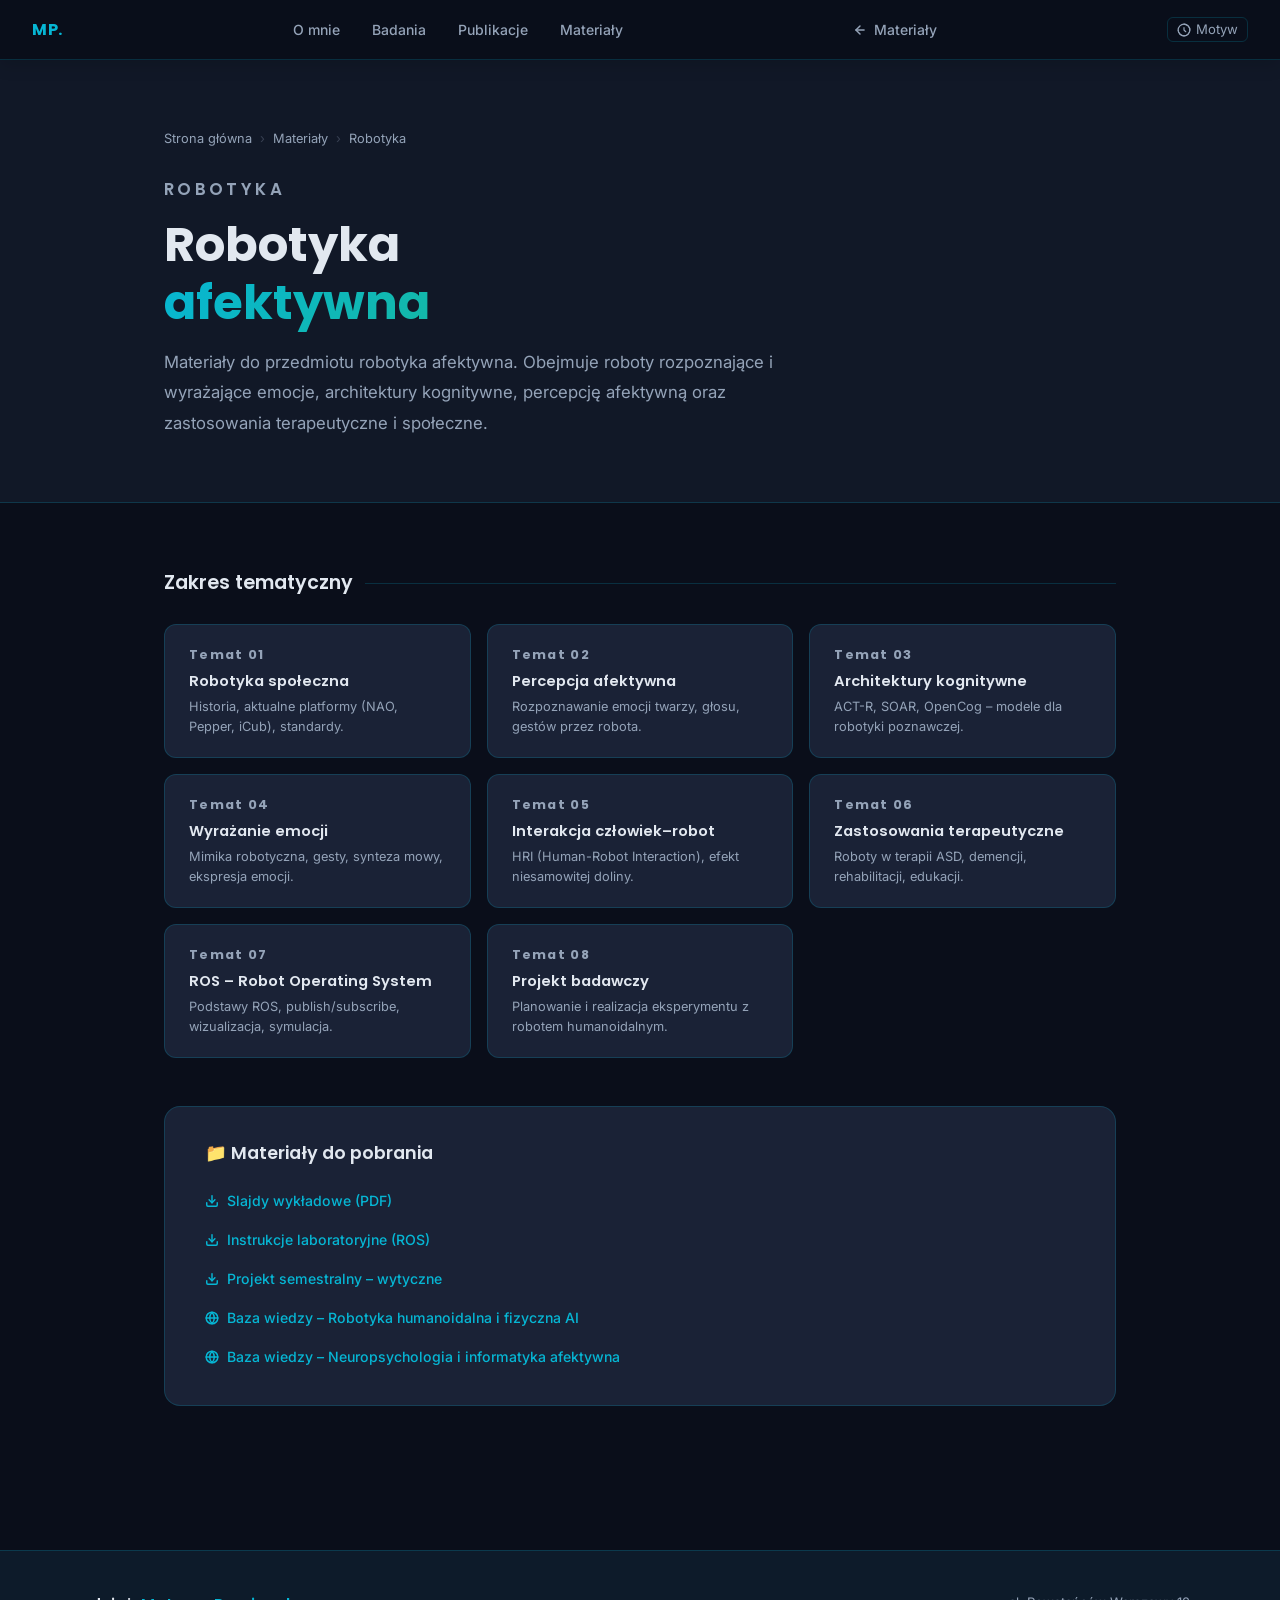
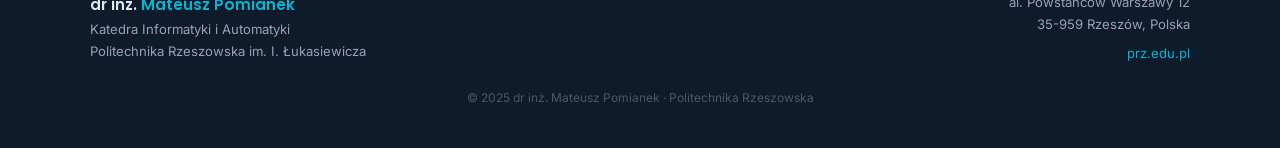
<file: robotyka-afektywna.html>
<!DOCTYPE html>
<html lang="pl">
<head>
  <meta charset="UTF-8" />
  <meta name="viewport" content="width=device-width, initial-scale=1.0" />
  <title>Robotyka afektywna – dr inż. Mateusz Pomianek</title>
  <meta name="description" content="Materiały do przedmiotu robotyka afektywna. Obejmuje roboty rozpoznające i wyrażające emocje, architektury kognitywne, percepcję afektywną oraz zastosowania terapeutyczne i społeczne." />
  <meta name="author" content="dr inż. Mateusz Pomianek" />
  <link rel="icon" href="data:image/svg+xml,<svg xmlns='http://www.w3.org/2000/svg' viewBox='0 0 100 100'><text y='.9em' font-size='90'>🔬</text></svg>" />
  <link rel="preconnect" href="https://fonts.googleapis.com" />
  <link rel="preconnect" href="https://fonts.gstatic.com" crossorigin />
  <link href="https://fonts.googleapis.com/css2?family=Inter:wght@300;400;500;600;700&family=Poppins:wght@300;400;600;700&display=swap" rel="stylesheet" />

  <style>
    *, *::before, *::after { box-sizing: border-box; margin: 0; padding: 0; }

    :root {
      --clr-bg:      #0a0e1a;
      --clr-surface: #111827;
      --clr-surface2:#1a2236;
      --clr-navy:    #0d1b2a;
      --clr-cyan:    #06b6d4;
      --clr-teal:    #14b8a6;
      --clr-neon2:   #7c3aed;
      --clr-text:    #e2e8f0;
      --clr-muted:   #94a3b8;
      --clr-border:  rgba(6,182,212,0.18);
      --font-head:   'Poppins', sans-serif;
      --font-body:   'Inter', sans-serif;
    }

    html { scroll-behavior: smooth; }

    body {
      background: var(--clr-bg);
      color: var(--clr-text);
      font-family: var(--font-body);
      line-height: 1.7;
      overflow-x: hidden;
    }

    ::-webkit-scrollbar { width: 6px; }
    ::-webkit-scrollbar-track { background: var(--clr-bg); }
    ::-webkit-scrollbar-thumb { background: var(--clr-cyan); border-radius: 3px; }

    .container { max-width: 1000px; margin: 0 auto; padding: 0 1.5rem; }

    .gradient-text {
      background: linear-gradient(135deg, var(--clr-cyan), var(--clr-teal));
      -webkit-background-clip: text;
      -webkit-text-fill-color: transparent;
      background-clip: text;
    }

    .section-label {
      font-family: var(--font-head);
      font-size: 0.75rem;
      font-weight: 600;
      letter-spacing: 0.2em;
      text-transform: uppercase;
      color: var(--clr-cyan);
      margin-bottom: 0.75rem;
    }

    .divider {
      width: 60px;
      height: 3px;
      background: linear-gradient(90deg, var(--clr-cyan), var(--clr-teal));
      border-radius: 2px;
      margin-bottom: 2rem;
    }

    /* NAV */
    nav {
      position: fixed;
      top: 0; left: 0; right: 0;
      z-index: 100;
      padding: 1rem 2rem;
      display: flex;
      justify-content: space-between;
      align-items: center;
      background: rgba(10,14,26,0.95);
      backdrop-filter: blur(14px);
      -webkit-backdrop-filter: blur(14px);
      border-bottom: 1px solid var(--clr-border);
    }

    .nav-logo {
      font-family: var(--font-head);
      font-weight: 700;
      font-size: 1rem;
      color: var(--clr-cyan);
      letter-spacing: 0.04em;
      text-decoration: none;
    }

    .nav-links {
      display: flex;
      gap: 2rem;
      list-style: none;
    }

    .nav-links a {
      color: var(--clr-muted);
      text-decoration: none;
      font-size: 0.875rem;
      font-weight: 500;
      transition: color 0.25s;
    }

    .nav-links a:hover { color: var(--clr-cyan); }

    .nav-back {
      display: inline-flex;
      align-items: center;
      gap: 0.4rem;
      color: var(--clr-muted);
      text-decoration: none;
      font-size: 0.875rem;
      font-weight: 500;
      transition: color 0.25s;
    }
    .nav-back:hover { color: var(--clr-cyan); }

    /* PAGE HERO */
    .page-hero {
      padding: 8rem 2rem 4rem;
      background: var(--clr-surface);
      border-bottom: 1px solid var(--clr-border);
    }

    .page-hero h1 {
      font-family: var(--font-head);
      font-size: clamp(2rem, 5vw, 3rem);
      font-weight: 700;
      line-height: 1.2;
      margin-bottom: 1rem;
    }

    .page-hero p {
      color: var(--clr-muted);
      font-size: 1.05rem;
      max-width: 640px;
      line-height: 1.8;
    }

    .breadcrumb {
      display: flex;
      align-items: center;
      gap: 0.5rem;
      margin-bottom: 1.5rem;
      font-size: 0.8rem;
      color: var(--clr-muted);
    }

    .breadcrumb a {
      color: var(--clr-muted);
      text-decoration: none;
      transition: color 0.2s;
    }

    .breadcrumb a:hover { color: var(--clr-cyan); }

    .breadcrumb-sep { color: rgba(148,163,184,0.3); }

    /* MAIN */
    main { padding: 4rem 0 6rem; }

    /* TOPICS GRID */
    .topics-section { margin-bottom: 3rem; }

    .topics-section-title {
      font-family: var(--font-head);
      font-size: 1.2rem;
      font-weight: 600;
      margin-bottom: 1.5rem;
      display: flex;
      align-items: center;
      gap: 0.75rem;
    }

    .topics-section-title::after {
      content: '';
      flex: 1;
      height: 1px;
      background: var(--clr-border);
    }

    .topics-grid {
      display: grid;
      grid-template-columns: repeat(auto-fit, minmax(260px, 1fr));
      gap: 1rem;
    }

    .topic-card {
      background: var(--clr-surface2);
      border: 1px solid var(--clr-border);
      border-radius: 12px;
      padding: 1.25rem 1.5rem;
      transition: border-color 0.3s, transform 0.3s;
    }

    .topic-card:hover {
      border-color: var(--clr-cyan);
      transform: translateY(-2px);
    }

    .topic-num {
      font-family: var(--font-head);
      font-size: 0.7rem;
      font-weight: 700;
      letter-spacing: 0.1em;
      color: var(--clr-teal);
      margin-bottom: 0.4rem;
    }

    .topic-card h4 {
      font-family: var(--font-head);
      font-size: 0.92rem;
      font-weight: 600;
      margin-bottom: 0.35rem;
      line-height: 1.4;
    }

    .topic-card p {
      font-size: 0.8rem;
      color: var(--clr-muted);
      line-height: 1.55;
    }

    /* RESOURCES */
    .resources-section {
      background: var(--clr-surface2);
      border: 1px solid var(--clr-border);
      border-radius: 16px;
      padding: 2rem 2.5rem;
      margin-bottom: 3rem;
    }

    .resources-title {
      font-family: var(--font-head);
      font-size: 1.1rem;
      font-weight: 600;
      margin-bottom: 1.25rem;
      color: var(--clr-text);
    }

    .resource-list {
      list-style: none;
      display: flex;
      flex-direction: column;
      gap: 0.75rem;
    }

    .resource-list li a {
      display: inline-flex;
      align-items: center;
      gap: 0.5rem;
      color: var(--clr-cyan);
      text-decoration: none;
      font-size: 0.88rem;
      font-weight: 500;
      transition: opacity 0.2s;
    }

    .resource-list li a:hover { opacity: 0.75; text-decoration: underline; }

    /* FOOTER */
    footer {
      background: var(--clr-navy);
      border-top: 1px solid var(--clr-border);
      padding: 2.5rem 2rem;
    }

    .footer-inner {
      max-width: 1100px;
      margin: 0 auto;
      display: flex;
      flex-wrap: wrap;
      gap: 2rem;
      align-items: center;
      justify-content: space-between;
    }

    .footer-brand { font-family: var(--font-head); font-size: 0.95rem; font-weight: 600; }
    .footer-brand span { color: var(--clr-cyan); }
    .footer-info { font-size: 0.82rem; color: var(--clr-muted); line-height: 1.7; }
    .footer-copy {
      font-size: 0.75rem;
      color: rgba(148,163,184,0.45);
      text-align: center;
      margin-top: 1.5rem;
    }

    @media (max-width: 700px) {
      .nav-links { display: none; }
      .topics-grid { grid-template-columns: 1fr; }
      .resources-section { padding: 1.5rem; }
    }
  </style>
  <link rel="stylesheet" href="theme-switcher.css" />
  <script src="theme-switcher.js"></script>
</head>
<body>

  <nav id="navbar" role="navigation" aria-label="Nawigacja główna">
    <a href="index.html" class="nav-logo">MP.</a>
    <ul class="nav-links" role="list">
      <li><a href="index.html#about">O mnie</a></li>
      <li><a href="index.html#research">Badania</a></li>
      <li><a href="publications.html">Publikacje</a></li>
      <li><a href="materials.html">Materiały</a></li>
    </ul>
    <a href="materials.html" class="nav-back" aria-label="Powrót do materiałów">
      <svg width="14" height="14" viewBox="0 0 24 24" fill="none" stroke="currentColor" stroke-width="2.5" stroke-linecap="round" stroke-linejoin="round" aria-hidden="true"><polyline points="19 12 5 12"/><polyline points="12 5 5 12 12 19"/></svg>
      Materiały
    </a>
    <div class="theme-picker">
      <button class="theme-toggle" id="themeToggle" aria-haspopup="listbox" aria-expanded="false" aria-label="Motyw – kliknij aby zmienić">
        <svg width="14" height="14" viewBox="0 0 24 24" fill="none" stroke="currentColor" stroke-width="2" stroke-linecap="round" stroke-linejoin="round" aria-hidden="true"><circle cx="12" cy="12" r="10"/><path d="M12 2a10 10 0 0 1 0 20C6.5 22 2 17 2 12"/><path d="M12 8v4l3 3"/></svg>
        Motyw
      </button>
    </div>
  </nav>

  <div class="page-hero">
    <div class="container">
      <div class="breadcrumb">
        <a href="index.html">Strona główna</a>
        <span class="breadcrumb-sep">›</span>
        <a href="materials.html">Materiały</a>
        <span class="breadcrumb-sep">›</span>
        <span>Robotyka</span>
      </div>
      <p class="section-label">Robotyka</p>
      <h1>Robotyka<br><span class="gradient-text">afektywna</span></h1>
      <p>Materiały do przedmiotu robotyka afektywna. Obejmuje roboty rozpoznające i wyrażające emocje, architektury kognitywne, percepcję afektywną oraz zastosowania terapeutyczne i społeczne.</p>
    </div>
  </div>

  <main>
    <div class="container">

      <div class="topics-section">
        <div class="topics-section-title">Zakres tematyczny</div>
        <div class="topics-grid">
          <div class="topic-card">
            <p class="topic-num">Temat 01</p>
            <h4>Robotyka społeczna</h4>
            <p>Historia, aktualne platformy (NAO, Pepper, iCub), standardy.</p>
          </div>
          <div class="topic-card">
            <p class="topic-num">Temat 02</p>
            <h4>Percepcja afektywna</h4>
            <p>Rozpoznawanie emocji twarzy, głosu, gestów przez robota.</p>
          </div>
          <div class="topic-card">
            <p class="topic-num">Temat 03</p>
            <h4>Architektury kognitywne</h4>
            <p>ACT-R, SOAR, OpenCog – modele dla robotyki poznawczej.</p>
          </div>
          <div class="topic-card">
            <p class="topic-num">Temat 04</p>
            <h4>Wyrażanie emocji</h4>
            <p>Mimika robotyczna, gesty, synteza mowy, ekspresja emocji.</p>
          </div>
          <div class="topic-card">
            <p class="topic-num">Temat 05</p>
            <h4>Interakcja człowiek–robot</h4>
            <p>HRI (Human-Robot Interaction), efekt niesamowitej doliny.</p>
          </div>
          <div class="topic-card">
            <p class="topic-num">Temat 06</p>
            <h4>Zastosowania terapeutyczne</h4>
            <p>Roboty w terapii ASD, demencji, rehabilitacji, edukacji.</p>
          </div>
          <div class="topic-card">
            <p class="topic-num">Temat 07</p>
            <h4>ROS – Robot Operating System</h4>
            <p>Podstawy ROS, publish/subscribe, wizualizacja, symulacja.</p>
          </div>
          <div class="topic-card">
            <p class="topic-num">Temat 08</p>
            <h4>Projekt badawczy</h4>
            <p>Planowanie i realizacja eksperymentu z robotem humanoidalnym.</p>
          </div>
        </div>
      </div>

      <div class="resources-section">
        <p class="resources-title">📁 Materiały do pobrania</p>
        <ul class="resource-list">
          <li><a href="#">
            <svg width="14" height="14" viewBox="0 0 24 24" fill="none" stroke="currentColor" stroke-width="2.5" stroke-linecap="round" stroke-linejoin="round" aria-hidden="true"><path d="M21 15v4a2 2 0 0 1-2 2H5a2 2 0 0 1-2-2v-4"/><polyline points="7 10 12 15 17 10"/><line x1="12" y1="15" x2="12" y2="3"/></svg>
            Slajdy wykładowe (PDF)
          </a></li>
          <li><a href="#">
            <svg width="14" height="14" viewBox="0 0 24 24" fill="none" stroke="currentColor" stroke-width="2.5" stroke-linecap="round" stroke-linejoin="round" aria-hidden="true"><path d="M21 15v4a2 2 0 0 1-2 2H5a2 2 0 0 1-2-2v-4"/><polyline points="7 10 12 15 17 10"/><line x1="12" y1="15" x2="12" y2="3"/></svg>
            Instrukcje laboratoryjne (ROS)
          </a></li>
          <li><a href="#">
            <svg width="14" height="14" viewBox="0 0 24 24" fill="none" stroke="currentColor" stroke-width="2.5" stroke-linecap="round" stroke-linejoin="round" aria-hidden="true"><path d="M21 15v4a2 2 0 0 1-2 2H5a2 2 0 0 1-2-2v-4"/><polyline points="7 10 12 15 17 10"/><line x1="12" y1="15" x2="12" y2="3"/></svg>
            Projekt semestralny – wytyczne
          </a></li>
          <li><a href="https://ai-robot-lab.github.io/_LAB-page/" target="_blank" rel="noopener noreferrer">
            <svg width="14" height="14" viewBox="0 0 24 24" fill="none" stroke="currentColor" stroke-width="2.5" stroke-linecap="round" stroke-linejoin="round" aria-hidden="true"><circle cx="12" cy="12" r="10"/><line x1="2" y1="12" x2="22" y2="12"/><path d="M12 2a15.3 15.3 0 0 1 4 10 15.3 15.3 0 0 1-4 10 15.3 15.3 0 0 1-4-10 15.3 15.3 0 0 1 4-10z"/></svg>
            Baza wiedzy – Robotyka humanoidalna i fizyczna AI
          </a></li>
          <li><a href="https://matpomgit.github.io/PsyHub/" target="_blank" rel="noopener noreferrer">
            <svg width="14" height="14" viewBox="0 0 24 24" fill="none" stroke="currentColor" stroke-width="2.5" stroke-linecap="round" stroke-linejoin="round" aria-hidden="true"><circle cx="12" cy="12" r="10"/><line x1="2" y1="12" x2="22" y2="12"/><path d="M12 2a15.3 15.3 0 0 1 4 10 15.3 15.3 0 0 1-4 10 15.3 15.3 0 0 1-4-10 15.3 15.3 0 0 1 4-10z"/></svg>
            Baza wiedzy – Neuropsychologia i informatyka afektywna
          </a></li>
        </ul>
      </div>

    </div>
  </main>

  <footer role="contentinfo">
    <div class="footer-inner">
      <div>
        <p class="footer-brand">dr inż. <span>Mateusz Pomianek</span></p>
        <p class="footer-info">
          Katedra Informatyki i Automatyki<br>
          Politechnika Rzeszowska im. I. Łukasiewicza
        </p>
      </div>
      <div class="footer-info" style="text-align:right">
        <p>al. Powstańców Warszawy 12</p>
        <p>35-959 Rzeszów, Polska</p>
        <p style="margin-top:.4rem; color: var(--clr-cyan);">
          <a href="https://prz.edu.pl" target="_blank" rel="noopener noreferrer" style="color:inherit;text-decoration:none;">prz.edu.pl</a>
        </p>
      </div>
    </div>
    <p class="footer-copy">© 2025 dr inż. Mateusz Pomianek · Politechnika Rzeszowska</p>
  </footer>

</body>
</html>
</file>
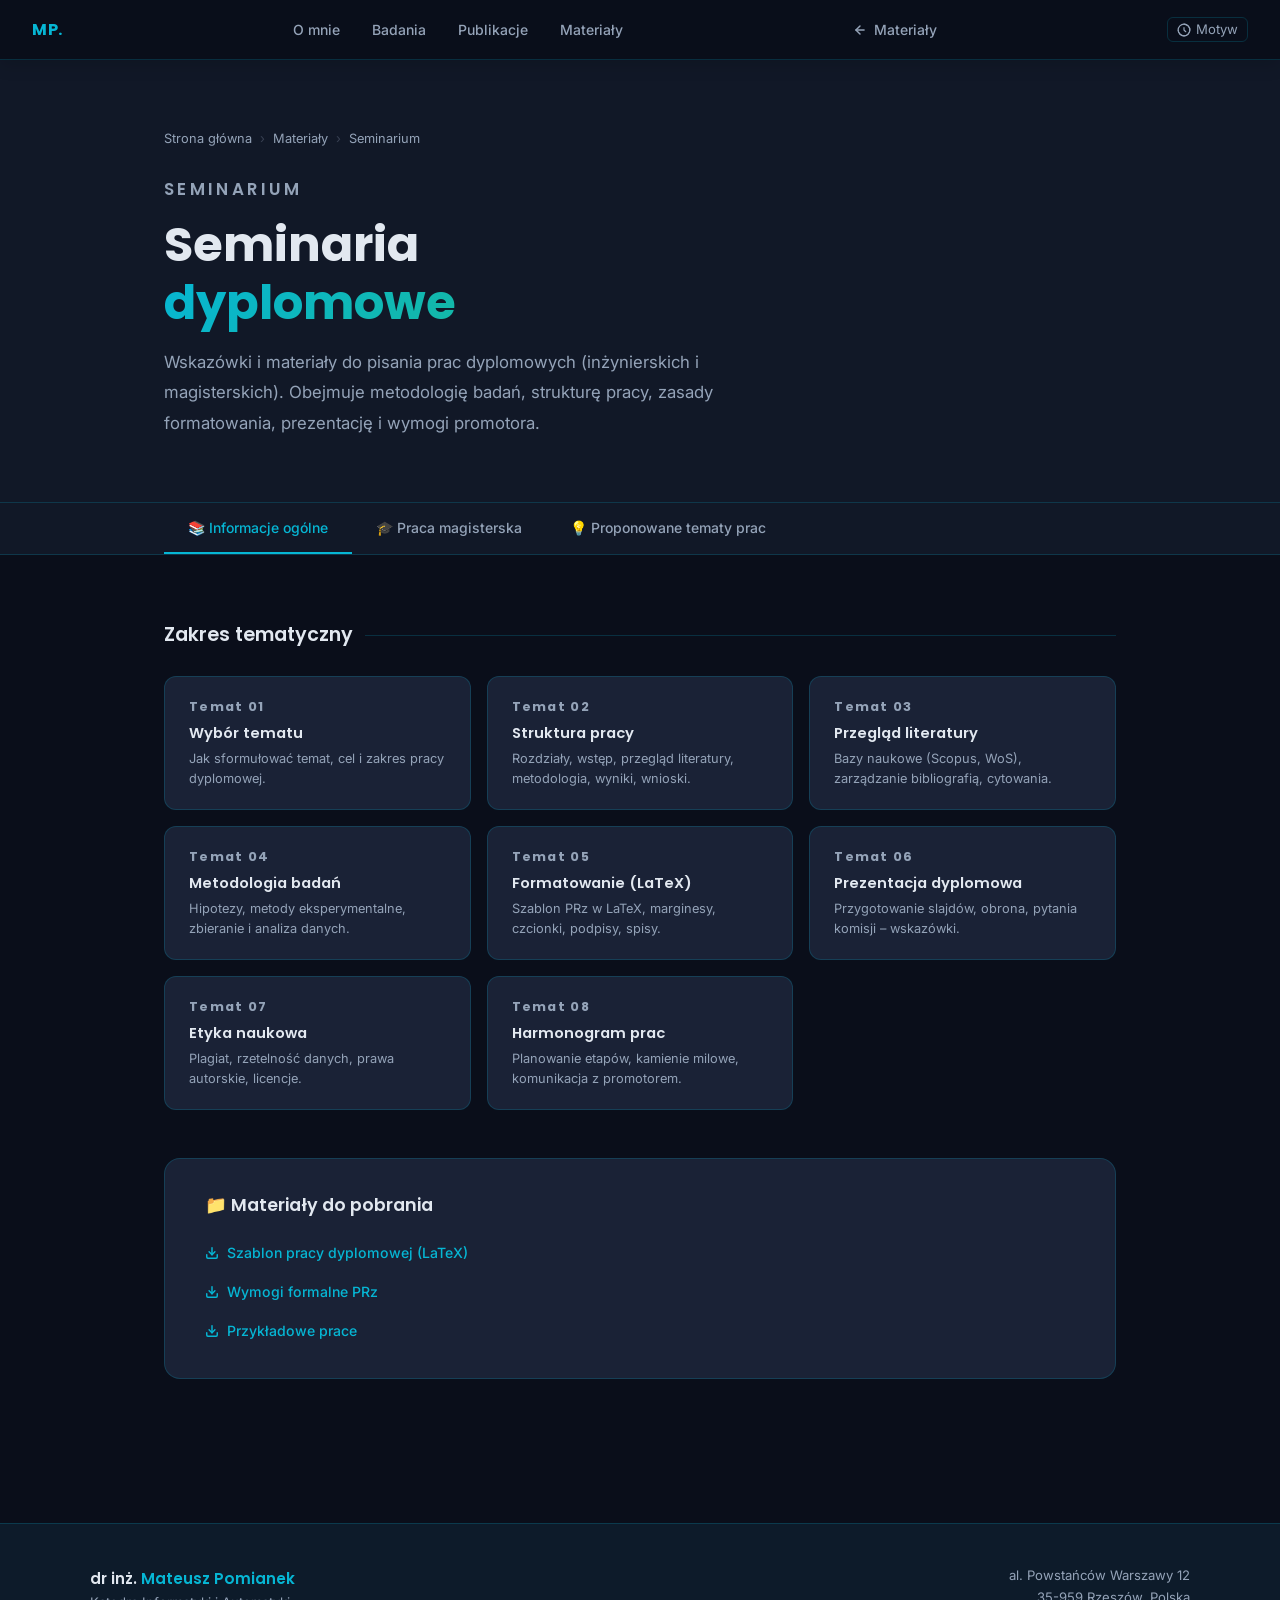
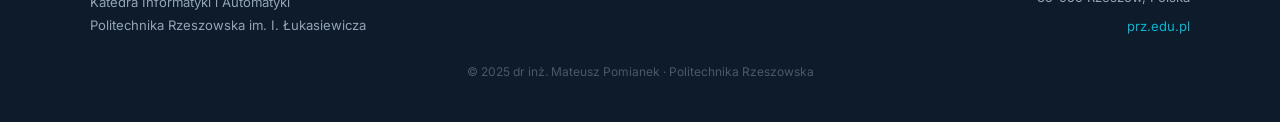
<file: seminaria-dyplomowe.html>
<!DOCTYPE html>
<html lang="pl">
<head>
  <meta charset="UTF-8" />
  <meta name="viewport" content="width=device-width, initial-scale=1.0" />
  <title>Seminaria dyplomowe – dr inż. Mateusz Pomianek</title>
  <meta name="description" content="Wskazówki i materiały do pisania prac dyplomowych (inżynierskich i magisterskich). Obejmuje metodologię badań, strukturę pracy, zasady formatowania, prezentację i wymogi promotora." />
  <meta name="author" content="dr inż. Mateusz Pomianek" />
  <link rel="icon" href="data:image/svg+xml,<svg xmlns='http://www.w3.org/2000/svg' viewBox='0 0 100 100'><text y='.9em' font-size='90'>🔬</text></svg>" />
  <link rel="preconnect" href="https://fonts.googleapis.com" />
  <link rel="preconnect" href="https://fonts.gstatic.com" crossorigin />
  <link href="https://fonts.googleapis.com/css2?family=Inter:wght@300;400;500;600;700&family=Poppins:wght@300;400;600;700&display=swap" rel="stylesheet" />

  <style>
    *, *::before, *::after { box-sizing: border-box; margin: 0; padding: 0; }

    :root {
      --clr-bg:      #0a0e1a;
      --clr-surface: #111827;
      --clr-surface2:#1a2236;
      --clr-navy:    #0d1b2a;
      --clr-cyan:    #06b6d4;
      --clr-teal:    #14b8a6;
      --clr-neon2:   #7c3aed;
      --clr-text:    #e2e8f0;
      --clr-muted:   #94a3b8;
      --clr-border:  rgba(6,182,212,0.18);
      --font-head:   'Poppins', sans-serif;
      --font-body:   'Inter', sans-serif;
    }

    html { scroll-behavior: smooth; }

    body {
      background: var(--clr-bg);
      color: var(--clr-text);
      font-family: var(--font-body);
      line-height: 1.7;
      overflow-x: hidden;
    }

    ::-webkit-scrollbar { width: 6px; }
    ::-webkit-scrollbar-track { background: var(--clr-bg); }
    ::-webkit-scrollbar-thumb { background: var(--clr-cyan); border-radius: 3px; }

    .container { max-width: 1000px; margin: 0 auto; padding: 0 1.5rem; }

    .gradient-text {
      background: linear-gradient(135deg, var(--clr-cyan), var(--clr-teal));
      -webkit-background-clip: text;
      -webkit-text-fill-color: transparent;
      background-clip: text;
    }

    .section-label {
      font-family: var(--font-head);
      font-size: 0.75rem;
      font-weight: 600;
      letter-spacing: 0.2em;
      text-transform: uppercase;
      color: var(--clr-cyan);
      margin-bottom: 0.75rem;
    }

    .divider {
      width: 60px;
      height: 3px;
      background: linear-gradient(90deg, var(--clr-cyan), var(--clr-teal));
      border-radius: 2px;
      margin-bottom: 2rem;
    }

    /* NAV */
    nav {
      position: fixed;
      top: 0; left: 0; right: 0;
      z-index: 100;
      padding: 1rem 2rem;
      display: flex;
      justify-content: space-between;
      align-items: center;
      background: rgba(10,14,26,0.95);
      backdrop-filter: blur(14px);
      -webkit-backdrop-filter: blur(14px);
      border-bottom: 1px solid var(--clr-border);
    }

    .nav-logo {
      font-family: var(--font-head);
      font-weight: 700;
      font-size: 1rem;
      color: var(--clr-cyan);
      letter-spacing: 0.04em;
      text-decoration: none;
    }

    .nav-links {
      display: flex;
      gap: 2rem;
      list-style: none;
    }

    .nav-links a {
      color: var(--clr-muted);
      text-decoration: none;
      font-size: 0.875rem;
      font-weight: 500;
      transition: color 0.25s;
    }

    .nav-links a:hover { color: var(--clr-cyan); }

    .nav-back {
      display: inline-flex;
      align-items: center;
      gap: 0.4rem;
      color: var(--clr-muted);
      text-decoration: none;
      font-size: 0.875rem;
      font-weight: 500;
      transition: color 0.25s;
    }
    .nav-back:hover { color: var(--clr-cyan); }

    /* PAGE HERO */
    .page-hero {
      padding: 8rem 2rem 4rem;
      background: var(--clr-surface);
      border-bottom: 1px solid var(--clr-border);
    }

    .page-hero h1 {
      font-family: var(--font-head);
      font-size: clamp(2rem, 5vw, 3rem);
      font-weight: 700;
      line-height: 1.2;
      margin-bottom: 1rem;
    }

    .page-hero p {
      color: var(--clr-muted);
      font-size: 1.05rem;
      max-width: 640px;
      line-height: 1.8;
    }

    .breadcrumb {
      display: flex;
      align-items: center;
      gap: 0.5rem;
      margin-bottom: 1.5rem;
      font-size: 0.8rem;
      color: var(--clr-muted);
    }

    .breadcrumb a {
      color: var(--clr-muted);
      text-decoration: none;
      transition: color 0.2s;
    }

    .breadcrumb a:hover { color: var(--clr-cyan); }

    .breadcrumb-sep { color: rgba(148,163,184,0.3); }

    /* TABS */
    .tabs-wrapper {
      border-bottom: 1px solid var(--clr-border);
      background: var(--clr-surface);
      position: sticky;
      top: 64px;
      z-index: 50;
    }

    .tabs-nav {
      max-width: 1000px;
      margin: 0 auto;
      padding: 0 1.5rem;
      display: flex;
      gap: 0;
      list-style: none;
      overflow-x: auto;
      scrollbar-width: none;
    }

    .tabs-nav::-webkit-scrollbar { display: none; }

    .tab-btn {
      display: inline-flex;
      align-items: center;
      gap: 0.5rem;
      padding: 1rem 1.5rem;
      background: none;
      border: none;
      border-bottom: 3px solid transparent;
      color: var(--clr-muted);
      font-family: var(--font-body);
      font-size: 0.875rem;
      font-weight: 500;
      cursor: pointer;
      white-space: nowrap;
      transition: color 0.2s, border-color 0.2s;
      margin-bottom: -1px;
    }

    .tab-btn:hover { color: var(--clr-text); }

    .tab-btn.active {
      color: var(--clr-cyan);
      border-bottom-color: var(--clr-cyan);
    }

    /* MAIN */
    main { padding: 4rem 0 6rem; }

    .tab-panel { display: none; }
    .tab-panel.active { display: block; }

    /* TOPICS GRID */
    .topics-section { margin-bottom: 3rem; }

    .topics-section-title {
      font-family: var(--font-head);
      font-size: 1.2rem;
      font-weight: 600;
      margin-bottom: 1.5rem;
      display: flex;
      align-items: center;
      gap: 0.75rem;
    }

    .topics-section-title::after {
      content: '';
      flex: 1;
      height: 1px;
      background: var(--clr-border);
    }

    .topics-grid {
      display: grid;
      grid-template-columns: repeat(auto-fit, minmax(260px, 1fr));
      gap: 1rem;
    }

    .topic-card {
      background: var(--clr-surface2);
      border: 1px solid var(--clr-border);
      border-radius: 12px;
      padding: 1.25rem 1.5rem;
      transition: border-color 0.3s, transform 0.3s;
    }

    .topic-card:hover {
      border-color: var(--clr-cyan);
      transform: translateY(-2px);
    }

    .topic-num {
      font-family: var(--font-head);
      font-size: 0.7rem;
      font-weight: 700;
      letter-spacing: 0.1em;
      color: var(--clr-teal);
      margin-bottom: 0.4rem;
    }

    .topic-card h4 {
      font-family: var(--font-head);
      font-size: 0.92rem;
      font-weight: 600;
      margin-bottom: 0.35rem;
      line-height: 1.4;
    }

    .topic-card p {
      font-size: 0.8rem;
      color: var(--clr-muted);
      line-height: 1.55;
    }

    /* RESOURCES */
    .resources-section {
      background: var(--clr-surface2);
      border: 1px solid var(--clr-border);
      border-radius: 16px;
      padding: 2rem 2.5rem;
      margin-bottom: 3rem;
    }

    .resources-title {
      font-family: var(--font-head);
      font-size: 1.1rem;
      font-weight: 600;
      margin-bottom: 1.25rem;
      color: var(--clr-text);
    }

    .resource-list {
      list-style: none;
      display: flex;
      flex-direction: column;
      gap: 0.75rem;
    }

    .resource-list li a {
      display: inline-flex;
      align-items: center;
      gap: 0.5rem;
      color: var(--clr-cyan);
      text-decoration: none;
      font-size: 0.88rem;
      font-weight: 500;
      transition: opacity 0.2s;
    }

    .resource-list li a:hover { opacity: 0.75; text-decoration: underline; }

    /* INFO BOX */
    .info-box {
      background: rgba(6,182,212,0.07);
      border: 1px solid rgba(6,182,212,0.25);
      border-radius: 12px;
      padding: 1.25rem 1.5rem;
      margin-bottom: 2rem;
      font-size: 0.88rem;
      color: var(--clr-muted);
      line-height: 1.7;
    }

    .info-box strong { color: var(--clr-cyan); }

    /* REQUIREMENTS LIST */
    .req-list {
      list-style: none;
      display: flex;
      flex-direction: column;
      gap: 0.65rem;
      margin-bottom: 2rem;
    }

    .req-list li {
      display: flex;
      align-items: flex-start;
      gap: 0.75rem;
      font-size: 0.875rem;
      color: var(--clr-muted);
      line-height: 1.6;
    }

    .req-list li::before {
      content: '▸';
      color: var(--clr-teal);
      flex-shrink: 0;
      margin-top: 0.1rem;
    }

    .req-list li strong { color: var(--clr-text); }

    /* PROPOSED TOPICS */
    .proposed-topics-grid {
      display: grid;
      grid-template-columns: repeat(auto-fit, minmax(280px, 1fr));
      gap: 1.25rem;
      margin-bottom: 3rem;
    }

    .proposed-topic-card {
      background: var(--clr-surface2);
      border: 1px solid var(--clr-border);
      border-radius: 14px;
      padding: 1.5rem;
      transition: border-color 0.3s, transform 0.3s, box-shadow 0.3s;
      position: relative;
      overflow: hidden;
    }

    .proposed-topic-card::before {
      content: '';
      position: absolute;
      top: 0; left: 0;
      width: 3px;
      height: 100%;
      background: linear-gradient(180deg, var(--clr-cyan), var(--clr-teal));
      opacity: 0;
      transition: opacity 0.3s;
    }

    .proposed-topic-card:hover {
      border-color: rgba(6,182,212,0.4);
      transform: translateY(-3px);
      box-shadow: 0 8px 24px rgba(6,182,212,0.1);
    }

    .proposed-topic-card:hover::before { opacity: 1; }

    .pt-category {
      display: inline-flex;
      align-items: center;
      gap: 0.35rem;
      font-family: var(--font-head);
      font-size: 0.68rem;
      font-weight: 700;
      letter-spacing: 0.12em;
      text-transform: uppercase;
      color: var(--clr-teal);
      background: rgba(20,184,166,0.1);
      border: 1px solid rgba(20,184,166,0.2);
      border-radius: 20px;
      padding: 0.2rem 0.65rem;
      margin-bottom: 0.85rem;
    }

    .proposed-topic-card h4 {
      font-family: var(--font-head);
      font-size: 0.95rem;
      font-weight: 600;
      margin-bottom: 0.5rem;
      line-height: 1.45;
      color: var(--clr-text);
    }

    .proposed-topic-card p {
      font-size: 0.8rem;
      color: var(--clr-muted);
      line-height: 1.6;
    }

    .pt-tags {
      display: flex;
      flex-wrap: wrap;
      gap: 0.35rem;
      margin-top: 0.85rem;
    }

    .pt-tag {
      font-size: 0.7rem;
      color: rgba(148,163,184,0.7);
      background: rgba(255,255,255,0.04);
      border: 1px solid rgba(255,255,255,0.07);
      border-radius: 4px;
      padding: 0.15rem 0.5rem;
    }

    /* SECTION HEADER */
    .section-header {
      margin-bottom: 2rem;
    }

    .section-header h2 {
      font-family: var(--font-head);
      font-size: 1.5rem;
      font-weight: 700;
      margin-bottom: 0.5rem;
    }

    .section-header p {
      color: var(--clr-muted);
      font-size: 0.9rem;
      max-width: 600px;
    }

    /* FOOTER */
    footer {
      background: var(--clr-navy);
      border-top: 1px solid var(--clr-border);
      padding: 2.5rem 2rem;
    }

    .footer-inner {
      max-width: 1100px;
      margin: 0 auto;
      display: flex;
      flex-wrap: wrap;
      gap: 2rem;
      align-items: center;
      justify-content: space-between;
    }

    .footer-brand { font-family: var(--font-head); font-size: 0.95rem; font-weight: 600; }
    .footer-brand span { color: var(--clr-cyan); }
    .footer-info { font-size: 0.82rem; color: var(--clr-muted); line-height: 1.7; }
    .footer-copy {
      font-size: 0.75rem;
      color: rgba(148,163,184,0.45);
      text-align: center;
      margin-top: 1.5rem;
    }

    @media (max-width: 700px) {
      .nav-links { display: none; }
      .topics-grid { grid-template-columns: 1fr; }
      .proposed-topics-grid { grid-template-columns: 1fr; }
      .resources-section { padding: 1.5rem; }
      .tab-btn { padding: 0.85rem 1rem; font-size: 0.82rem; }
    }
  </style>
  <link rel="stylesheet" href="theme-switcher.css" />
  <script src="theme-switcher.js"></script>
</head>
<body>

  <nav id="navbar" role="navigation" aria-label="Nawigacja główna">
    <a href="index.html" class="nav-logo">MP.</a>
    <ul class="nav-links" role="list">
      <li><a href="index.html#about">O mnie</a></li>
      <li><a href="index.html#research">Badania</a></li>
      <li><a href="publications.html">Publikacje</a></li>
      <li><a href="materials.html">Materiały</a></li>
    </ul>
    <a href="materials.html" class="nav-back" aria-label="Powrót do materiałów">
      <svg width="14" height="14" viewBox="0 0 24 24" fill="none" stroke="currentColor" stroke-width="2.5" stroke-linecap="round" stroke-linejoin="round" aria-hidden="true"><polyline points="19 12 5 12"/><polyline points="12 5 5 12 12 19"/></svg>
      Materiały
    </a>
    <div class="theme-picker">
      <button class="theme-toggle" id="themeToggle" aria-haspopup="listbox" aria-expanded="false" aria-label="Motyw – kliknij aby zmienić">
        <svg width="14" height="14" viewBox="0 0 24 24" fill="none" stroke="currentColor" stroke-width="2" stroke-linecap="round" stroke-linejoin="round" aria-hidden="true"><circle cx="12" cy="12" r="10"/><path d="M12 2a10 10 0 0 1 0 20C6.5 22 2 17 2 12"/><path d="M12 8v4l3 3"/></svg>
        Motyw
      </button>
    </div>
  </nav>

  <div class="page-hero">
    <div class="container">
      <div class="breadcrumb">
        <a href="index.html">Strona główna</a>
        <span class="breadcrumb-sep">›</span>
        <a href="materials.html">Materiały</a>
        <span class="breadcrumb-sep">›</span>
        <span>Seminarium</span>
      </div>
      <p class="section-label">Seminarium</p>
      <h1>Seminaria<br><span class="gradient-text">dyplomowe</span></h1>
      <p>Wskazówki i materiały do pisania prac dyplomowych (inżynierskich i magisterskich). Obejmuje metodologię badań, strukturę pracy, zasady formatowania, prezentację i wymogi promotora.</p>
    </div>
  </div>

  <!-- TABS NAVIGATION -->
  <div class="tabs-wrapper" role="tablist" aria-label="Sekcje seminarium">
    <ul class="tabs-nav">
      <li>
        <button class="tab-btn active" role="tab" aria-selected="true" aria-controls="panel-general" id="tab-general">
          📚 Informacje ogólne
        </button>
      </li>
      <li>
        <button class="tab-btn" role="tab" aria-selected="false" aria-controls="panel-master" id="tab-master">
          🎓 Praca magisterska
        </button>
      </li>
      <li>
        <button class="tab-btn" role="tab" aria-selected="false" aria-controls="panel-topics" id="tab-topics">
          💡 Proponowane tematy prac
        </button>
      </li>
    </ul>
  </div>

  <main>
    <div class="container">

      <!-- ===== TAB 1: INFORMACJE OGÓLNE ===== -->
      <div class="tab-panel active" id="panel-general" role="tabpanel" aria-labelledby="tab-general">

        <div class="topics-section">
          <div class="topics-section-title">Zakres tematyczny</div>
          <div class="topics-grid">
            <div class="topic-card">
              <p class="topic-num">Temat 01</p>
              <h4>Wybór tematu</h4>
              <p>Jak sformułować temat, cel i zakres pracy dyplomowej.</p>
            </div>
            <div class="topic-card">
              <p class="topic-num">Temat 02</p>
              <h4>Struktura pracy</h4>
              <p>Rozdziały, wstęp, przegląd literatury, metodologia, wyniki, wnioski.</p>
            </div>
            <div class="topic-card">
              <p class="topic-num">Temat 03</p>
              <h4>Przegląd literatury</h4>
              <p>Bazy naukowe (Scopus, WoS), zarządzanie bibliografią, cytowania.</p>
            </div>
            <div class="topic-card">
              <p class="topic-num">Temat 04</p>
              <h4>Metodologia badań</h4>
              <p>Hipotezy, metody eksperymentalne, zbieranie i analiza danych.</p>
            </div>
            <div class="topic-card">
              <p class="topic-num">Temat 05</p>
              <h4>Formatowanie (LaTeX)</h4>
              <p>Szablon PRz w LaTeX, marginesy, czcionki, podpisy, spisy.</p>
            </div>
            <div class="topic-card">
              <p class="topic-num">Temat 06</p>
              <h4>Prezentacja dyplomowa</h4>
              <p>Przygotowanie slajdów, obrona, pytania komisji – wskazówki.</p>
            </div>
            <div class="topic-card">
              <p class="topic-num">Temat 07</p>
              <h4>Etyka naukowa</h4>
              <p>Plagiat, rzetelność danych, prawa autorskie, licencje.</p>
            </div>
            <div class="topic-card">
              <p class="topic-num">Temat 08</p>
              <h4>Harmonogram prac</h4>
              <p>Planowanie etapów, kamienie milowe, komunikacja z promotorem.</p>
            </div>
          </div>
        </div>

        <div class="resources-section">
          <p class="resources-title">📁 Materiały do pobrania</p>
          <ul class="resource-list">
            <li><a href="#">
              <svg width="14" height="14" viewBox="0 0 24 24" fill="none" stroke="currentColor" stroke-width="2.5" stroke-linecap="round" stroke-linejoin="round" aria-hidden="true"><path d="M21 15v4a2 2 0 0 1-2 2H5a2 2 0 0 1-2-2v-4"/><polyline points="7 10 12 15 17 10"/><line x1="12" y1="15" x2="12" y2="3"/></svg>
              Szablon pracy dyplomowej (LaTeX)
            </a></li>
            <li><a href="#">
              <svg width="14" height="14" viewBox="0 0 24 24" fill="none" stroke="currentColor" stroke-width="2.5" stroke-linecap="round" stroke-linejoin="round" aria-hidden="true"><path d="M21 15v4a2 2 0 0 1-2 2H5a2 2 0 0 1-2-2v-4"/><polyline points="7 10 12 15 17 10"/><line x1="12" y1="15" x2="12" y2="3"/></svg>
              Wymogi formalne PRz
            </a></li>
            <li><a href="#">
              <svg width="14" height="14" viewBox="0 0 24 24" fill="none" stroke="currentColor" stroke-width="2.5" stroke-linecap="round" stroke-linejoin="round" aria-hidden="true"><path d="M21 15v4a2 2 0 0 1-2 2H5a2 2 0 0 1-2-2v-4"/><polyline points="7 10 12 15 17 10"/><line x1="12" y1="15" x2="12" y2="3"/></svg>
              Przykładowe prace
            </a></li>
          </ul>
        </div>

      </div><!-- /panel-general -->

      <!-- ===== TAB 2: PRACA MAGISTERSKA ===== -->
      <div class="tab-panel" id="panel-master" role="tabpanel" aria-labelledby="tab-master">

        <div class="section-header">
          <h2>Praca <span class="gradient-text">magisterska</span></h2>
          <p>Wskazówki i wymagania specyficzne dla prac magisterskich realizowanych pod moją opieką.</p>
        </div>

        <div class="info-box">
          <strong>Ważne:</strong> Praca magisterska to badanie naukowe wymagające samodzielnego sformułowania problemu badawczego, przeglądu stanu wiedzy oraz oryginalnego wkładu. Różni się od pracy inżynierskiej przede wszystkim wymaganiem nowości i głębokości analizy.
        </div>

        <div class="topics-section">
          <div class="topics-section-title">Wymagania formalne</div>
          <ul class="req-list">
            <li><strong>Objętość:</strong> 60–100 stron (bez załączników), czcionka 12pt, interlinia 1,5.</li>
            <li><strong>Literatura:</strong> minimum 30 pozycji, w tym co najmniej 10 artykułów z recenzowanych czasopism (Scopus/WoS).</li>
            <li><strong>Język:</strong> praca może być napisana po polsku lub angielsku (po uzgodnieniu z promotorem).</li>
            <li><strong>Streszczenie:</strong> w języku polskim i angielskim (do 250 słów każde).</li>
            <li><strong>Szablon:</strong> obowiązujący szablon PRz dostępny w zakładce „Informacje ogólne".</li>
            <li><strong>Antyplagiat:</strong> praca musi przejść system JSA przed złożeniem w dziekanacie.</li>
          </ul>
        </div>

        <div class="topics-section">
          <div class="topics-section-title">Struktura pracy magisterskiej</div>
          <div class="topics-grid">
            <div class="topic-card">
              <p class="topic-num">Rozdział 1</p>
              <h4>Wstęp i motywacja</h4>
              <p>Tło problemu, motywacja badań, cel i zakres pracy, struktura dokumentu.</p>
            </div>
            <div class="topic-card">
              <p class="topic-num">Rozdział 2</p>
              <h4>Przegląd literatury</h4>
              <p>Systematyczny przegląd stanu wiedzy, analiza istniejących rozwiązań, identyfikacja luk badawczych.</p>
            </div>
            <div class="topic-card">
              <p class="topic-num">Rozdział 3</p>
              <h4>Metodologia i projekt</h4>
              <p>Hipotezy badawcze, metody, narzędzia, architektura proponowanego rozwiązania lub eksperymentu.</p>
            </div>
            <div class="topic-card">
              <p class="topic-num">Rozdział 4</p>
              <h4>Implementacja / Badania</h4>
              <p>Opis wdrożenia, przeprowadzone eksperymenty, zbieranie i przetwarzanie danych.</p>
            </div>
            <div class="topic-card">
              <p class="topic-num">Rozdział 5</p>
              <h4>Wyniki i dyskusja</h4>
              <p>Prezentacja wyników, analiza statystyczna, porównanie z literaturą, interpretacja.</p>
            </div>
            <div class="topic-card">
              <p class="topic-num">Rozdział 6</p>
              <h4>Wnioski</h4>
              <p>Podsumowanie osiągnięć, ograniczenia pracy, kierunki przyszłych badań.</p>
            </div>
          </div>
        </div>

        <div class="topics-section">
          <div class="topics-section-title">Harmonogram prac magisterskich</div>
          <div class="topics-grid">
            <div class="topic-card">
              <p class="topic-num">Semestr 1</p>
              <h4>Faza przygotowawcza</h4>
              <p>Wybór tematu, przegląd literatury, sformułowanie hipotez, plan badań – konsultacje co 2 tygodnie.</p>
            </div>
            <div class="topic-card">
              <p class="topic-num">Semestr 2</p>
              <h4>Faza realizacji</h4>
              <p>Implementacja / eksperymenty, zbieranie danych, wstępna analiza wyników – konsultacje co tydzień.</p>
            </div>
            <div class="topic-card">
              <p class="topic-num">Semestr 3</p>
              <h4>Faza finalizacji</h4>
              <p>Analiza wyników, pisanie pracy, korekty, złożenie do recenzji, przygotowanie do obrony.</p>
            </div>
          </div>
        </div>

        <div class="resources-section">
          <p class="resources-title">📁 Materiały dla dyplomantów magisterskich</p>
          <ul class="resource-list">
            <li><a href="#">
              <svg width="14" height="14" viewBox="0 0 24 24" fill="none" stroke="currentColor" stroke-width="2.5" stroke-linecap="round" stroke-linejoin="round" aria-hidden="true"><path d="M21 15v4a2 2 0 0 1-2 2H5a2 2 0 0 1-2-2v-4"/><polyline points="7 10 12 15 17 10"/><line x1="12" y1="15" x2="12" y2="3"/></svg>
              Szablon pracy magisterskiej (LaTeX)
            </a></li>
            <li><a href="#">
              <svg width="14" height="14" viewBox="0 0 24 24" fill="none" stroke="currentColor" stroke-width="2.5" stroke-linecap="round" stroke-linejoin="round" aria-hidden="true"><path d="M21 15v4a2 2 0 0 1-2 2H5a2 2 0 0 1-2-2v-4"/><polyline points="7 10 12 15 17 10"/><line x1="12" y1="15" x2="12" y2="3"/></svg>
              Przewodnik po systematycznym przeglądzie literatury
            </a></li>
            <li><a href="#">
              <svg width="14" height="14" viewBox="0 0 24 24" fill="none" stroke="currentColor" stroke-width="2.5" stroke-linecap="round" stroke-linejoin="round" aria-hidden="true"><path d="M21 15v4a2 2 0 0 1-2 2H5a2 2 0 0 1-2-2v-4"/><polyline points="7 10 12 15 17 10"/><line x1="12" y1="15" x2="12" y2="3"/></svg>
              Wzór raportu z postępów prac
            </a></li>
            <li><a href="#">
              <svg width="14" height="14" viewBox="0 0 24 24" fill="none" stroke="currentColor" stroke-width="2.5" stroke-linecap="round" stroke-linejoin="round" aria-hidden="true"><path d="M21 15v4a2 2 0 0 1-2 2H5a2 2 0 0 1-2-2v-4"/><polyline points="7 10 12 15 17 10"/><line x1="12" y1="15" x2="12" y2="3"/></svg>
              Kryteria oceny pracy magisterskiej
            </a></li>
          </ul>
        </div>

      </div><!-- /panel-master -->

      <!-- ===== TAB 3: PROPONOWANE TEMATY PRAC ===== -->
      <div class="tab-panel" id="panel-topics" role="tabpanel" aria-labelledby="tab-topics">

        <div class="section-header">
          <h2>Proponowane <span class="gradient-text">tematy prac</span></h2>
          <p>Lista proponowanych tematów prac magisterskich. Każdy temat można rozszerzyć lub dostosować po konsultacji z promotorem.</p>
        </div>

        <div class="info-box">
          <strong>Jak wybrać temat?</strong> Zapoznaj się z poniższą listą, a następnie umów się na konsultacje. Temat można modyfikować i uszczegółowiać – liczy się dopasowanie do Twoich zainteresowań i możliwości realizacji w przewidzianym czasie.
        </div>

        <div class="topics-section">
          <div class="topics-section-title">🤖 Sztuczna inteligencja i uczenie maszynowe</div>
          <div class="proposed-topics-grid">
            <div class="proposed-topic-card">
              <span class="pt-category">AI / ML</span>
              <h4>Wykrywanie emocji w mowie z wykorzystaniem głębokich sieci neuronowych</h4>
              <p>Budowa i ewaluacja modelu klasyfikacji emocji na podstawie cech akustycznych mowy (MFCC, spektrogram) przy użyciu architektur CNN lub Transformer.</p>
              <div class="pt-tags">
                <span class="pt-tag">Python</span><span class="pt-tag">TensorFlow</span><span class="pt-tag">NLP</span>
              </div>
            </div>
            <div class="proposed-topic-card">
              <span class="pt-category">AI / ML</span>
              <h4>Generatywne modele językowe w personalizacji interfejsów użytkownika</h4>
              <p>Badanie możliwości zastosowania LLM (np. GPT, Llama) do dynamicznego dostosowywania treści interfejsów do potrzeb i preferencji użytkownika.</p>
              <div class="pt-tags">
                <span class="pt-tag">LLM</span><span class="pt-tag">UX</span><span class="pt-tag">API</span>
              </div>
            </div>
            <div class="proposed-topic-card">
              <span class="pt-category">AI / ML</span>
              <h4>Wykrywanie anomalii w danych IoT z użyciem uczenia nienadzorowanego</h4>
              <p>Implementacja i porównanie metod (Autoencoder, Isolation Forest, One-Class SVM) do detekcji anomalii w strumieniach danych z urządzeń IoT.</p>
              <div class="pt-tags">
                <span class="pt-tag">IoT</span><span class="pt-tag">Anomaly Detection</span><span class="pt-tag">Python</span>
              </div>
            </div>
            <div class="proposed-topic-card">
              <span class="pt-category">AI / ML</span>
              <h4>Klasyfikacja intencji użytkownika w systemach dialogowych</h4>
              <p>Projektowanie i trening modelu NLU do rozpoznawania intencji w języku polskim na potrzeby chatbotów i asystentów głosowych.</p>
              <div class="pt-tags">
                <span class="pt-tag">NLU</span><span class="pt-tag">Chatbot</span><span class="pt-tag">BERT</span>
              </div>
            </div>
          </div>
        </div>

        <div class="topics-section">
          <div class="topics-section-title">📱 Aplikacje mobilne i systemy interaktywne</div>
          <div class="proposed-topics-grid">
            <div class="proposed-topic-card">
              <span class="pt-category">Mobile</span>
              <h4>System monitorowania stresu na podstawie danych biometrycznych w urządzeniach noszonych</h4>
              <p>Aplikacja mobilna integrująca dane z smartwatchy (HR, HRV, akcelerometr) i klasyfikująca poziom stresu w czasie rzeczywistym.</p>
              <div class="pt-tags">
                <span class="pt-tag">Android/iOS</span><span class="pt-tag">Wearables</span><span class="pt-tag">ML</span>
              </div>
            </div>
            <div class="proposed-topic-card">
              <span class="pt-category">Mobile</span>
              <h4>Augmented Reality w edukacji – interaktywny podręcznik 3D</h4>
              <p>Projektowanie i implementacja aplikacji AR wspomagającej naukę wybranego przedmiotu STEM przy użyciu ARKit lub ARCore.</p>
              <div class="pt-tags">
                <span class="pt-tag">AR</span><span class="pt-tag">Unity</span><span class="pt-tag">EdTech</span>
              </div>
            </div>
            <div class="proposed-topic-card">
              <span class="pt-category">Mobile</span>
              <h4>Gamifikacja jako narzędzie poprawy adherencji w aplikacjach zdrowotnych</h4>
              <p>Projekt i badanie skuteczności mechanizmów grywalizacji (odznaki, streaki, rankingi) na zaangażowanie użytkowników aplikacji zdrowotnych.</p>
              <div class="pt-tags">
                <span class="pt-tag">Gamification</span><span class="pt-tag">mHealth</span><span class="pt-tag">UX</span>
              </div>
            </div>
          </div>
        </div>

        <div class="topics-section">
          <div class="topics-section-title">🧠 Psychoinformatyka i interakcja człowiek-komputer</div>
          <div class="proposed-topics-grid">
            <div class="proposed-topic-card">
              <span class="pt-category">HCI</span>
              <h4>Wpływ kroju pisma i kolorystyki interfejsu na obciążenie poznawcze użytkownika</h4>
              <p>Badanie eksperymentalne wpływu cech typograficznych i paletowych UI na mierzalne wskaźniki obciążenia poznawczego (czas reakcji, NASA-TLX).</p>
              <div class="pt-tags">
                <span class="pt-tag">UX Research</span><span class="pt-tag">Cognitive Load</span><span class="pt-tag">A/B Testing</span>
              </div>
            </div>
            <div class="proposed-topic-card">
              <span class="pt-category">HCI</span>
              <h4>Adaptacyjny interfejs użytkownika sterowany modelem psychologicznym</h4>
              <p>System dynamicznie modyfikujący układ UI na podstawie modelu użytkownika zbudowanego z obserwacji zachowania (eye-tracking, kliknięcia).</p>
              <div class="pt-tags">
                <span class="pt-tag">Adaptive UI</span><span class="pt-tag">Eye Tracking</span><span class="pt-tag">User Modeling</span>
              </div>
            </div>
            <div class="proposed-topic-card">
              <span class="pt-category">HCI</span>
              <h4>Analiza sentymentu opinii o aplikacjach mobilnych w sklepach cyfrowych</h4>
              <p>Budowa pipeline'u NLP do automatycznej analizy recenzji użytkowników App Store / Google Play w celu identyfikacji wzorców satysfakcji.</p>
              <div class="pt-tags">
                <span class="pt-tag">Sentiment Analysis</span><span class="pt-tag">NLP</span><span class="pt-tag">Python</span>
              </div>
            </div>
          </div>
        </div>

        <div class="topics-section">
          <div class="topics-section-title">🤖 Robotyka i systemy autonomiczne</div>
          <div class="proposed-topics-grid">
            <div class="proposed-topic-card">
              <span class="pt-category">Robotics</span>
              <h4>Robot społeczny jako narzędzie wsparcia emocjonalnego dla osób starszych</h4>
              <p>Projektowanie interakcji i badanie akceptowalności robota asystującego (np. NAO, Pepper) w kontekście domu opieki lub rehabilitacji.</p>
              <div class="pt-tags">
                <span class="pt-tag">Social Robotics</span><span class="pt-tag">HRI</span><span class="pt-tag">Affective Computing</span>
              </div>
            </div>
            <div class="proposed-topic-card">
              <span class="pt-category">Robotics</span>
              <h4>Nawigacja autonomiczna z zastosowaniem reinforcement learning w środowisku symulowanym</h4>
              <p>Trening agenta RL (PPO/SAC) do nawigacji w środowisku przeszkód (Gazebo/MuJoCo) i transfer polityki do robota rzeczywistego.</p>
              <div class="pt-tags">
                <span class="pt-tag">RL</span><span class="pt-tag">ROS2</span><span class="pt-tag">Sim2Real</span>
              </div>
            </div>
            <div class="proposed-topic-card">
              <span class="pt-category">Robotics</span>
              <h4>Rozpoznawanie gestów jako interfejs sterowania robotem mobilnym</h4>
              <p>System wizyjny oparty na MediaPipe lub sieci szkieletowej do intuicyjnego sterowania robotem gestykulacją dłoni w czasie rzeczywistym.</p>
              <div class="pt-tags">
                <span class="pt-tag">Computer Vision</span><span class="pt-tag">Gesture Recognition</span><span class="pt-tag">ROS</span>
              </div>
            </div>
          </div>
        </div>

        <div class="topics-section">
          <div class="topics-section-title">🔒 Bezpieczeństwo i algorytmika</div>
          <div class="proposed-topics-grid">
            <div class="proposed-topic-card">
              <span class="pt-category">Security</span>
              <h4>Detekcja ataków phishingowych z użyciem uczenia maszynowego</h4>
              <p>Budowa i ewaluacja klasyfikatora URL / e-mail opartego na cechach leksykalnych i reputacyjnych do wykrywania prób phishingu.</p>
              <div class="pt-tags">
                <span class="pt-tag">Cybersecurity</span><span class="pt-tag">ML</span><span class="pt-tag">Python</span>
              </div>
            </div>
            <div class="proposed-topic-card">
              <span class="pt-category">Algorithms</span>
              <h4>Optymalizacja harmonogramowania zadań w systemach wielordzeniowych algorytmami ewolucyjnymi</h4>
              <p>Porównanie metaheurystyk (GA, PSO, DE) w problemie szeregowania zadań na wielu rdzeniach z ograniczeniami czasowymi.</p>
              <div class="pt-tags">
                <span class="pt-tag">Scheduling</span><span class="pt-tag">Metaheuristics</span><span class="pt-tag">C++/Python</span>
              </div>
            </div>
          </div>
        </div>

        <div class="info-box" style="margin-top:1rem;">
          <strong>Nie widzisz interesującego tematu?</strong> Powyższa lista jest otwarta – jeśli masz własny pomysł zbliżony do obszarów moich badań (psychoinformatyka, robotyka afektywna, HCI, AI), zaproponuj go na konsultacjach. Chętnie wspólnie go doprecyzujemy.
        </div>

      </div><!-- /panel-topics -->

    </div>
  </main>

  <script>
    (function () {
      const buttons = document.querySelectorAll('.tab-btn');
      const panels = document.querySelectorAll('.tab-panel');

      buttons.forEach(function (btn) {
        btn.addEventListener('click', function () {
          buttons.forEach(function (b) {
            b.classList.remove('active');
            b.setAttribute('aria-selected', 'false');
          });
          panels.forEach(function (p) { p.classList.remove('active'); });

          btn.classList.add('active');
          btn.setAttribute('aria-selected', 'true');
          const panelId = btn.getAttribute('aria-controls');
          document.getElementById(panelId).classList.add('active');
        });
      });
    })();
  </script>

  <footer role="contentinfo">
    <div class="footer-inner">
      <div>
        <p class="footer-brand">dr inż. <span>Mateusz Pomianek</span></p>
        <p class="footer-info">
          Katedra Informatyki i Automatyki<br>
          Politechnika Rzeszowska im. I. Łukasiewicza
        </p>
      </div>
      <div class="footer-info" style="text-align:right">
        <p>al. Powstańców Warszawy 12</p>
        <p>35-959 Rzeszów, Polska</p>
        <p style="margin-top:.4rem; color: var(--clr-cyan);">
          <a href="https://prz.edu.pl" target="_blank" rel="noopener noreferrer" style="color:inherit;text-decoration:none;">prz.edu.pl</a>
        </p>
      </div>
    </div>
    <p class="footer-copy">© 2025 dr inż. Mateusz Pomianek · Politechnika Rzeszowska</p>
  </footer>

</body>
</html>
</file>
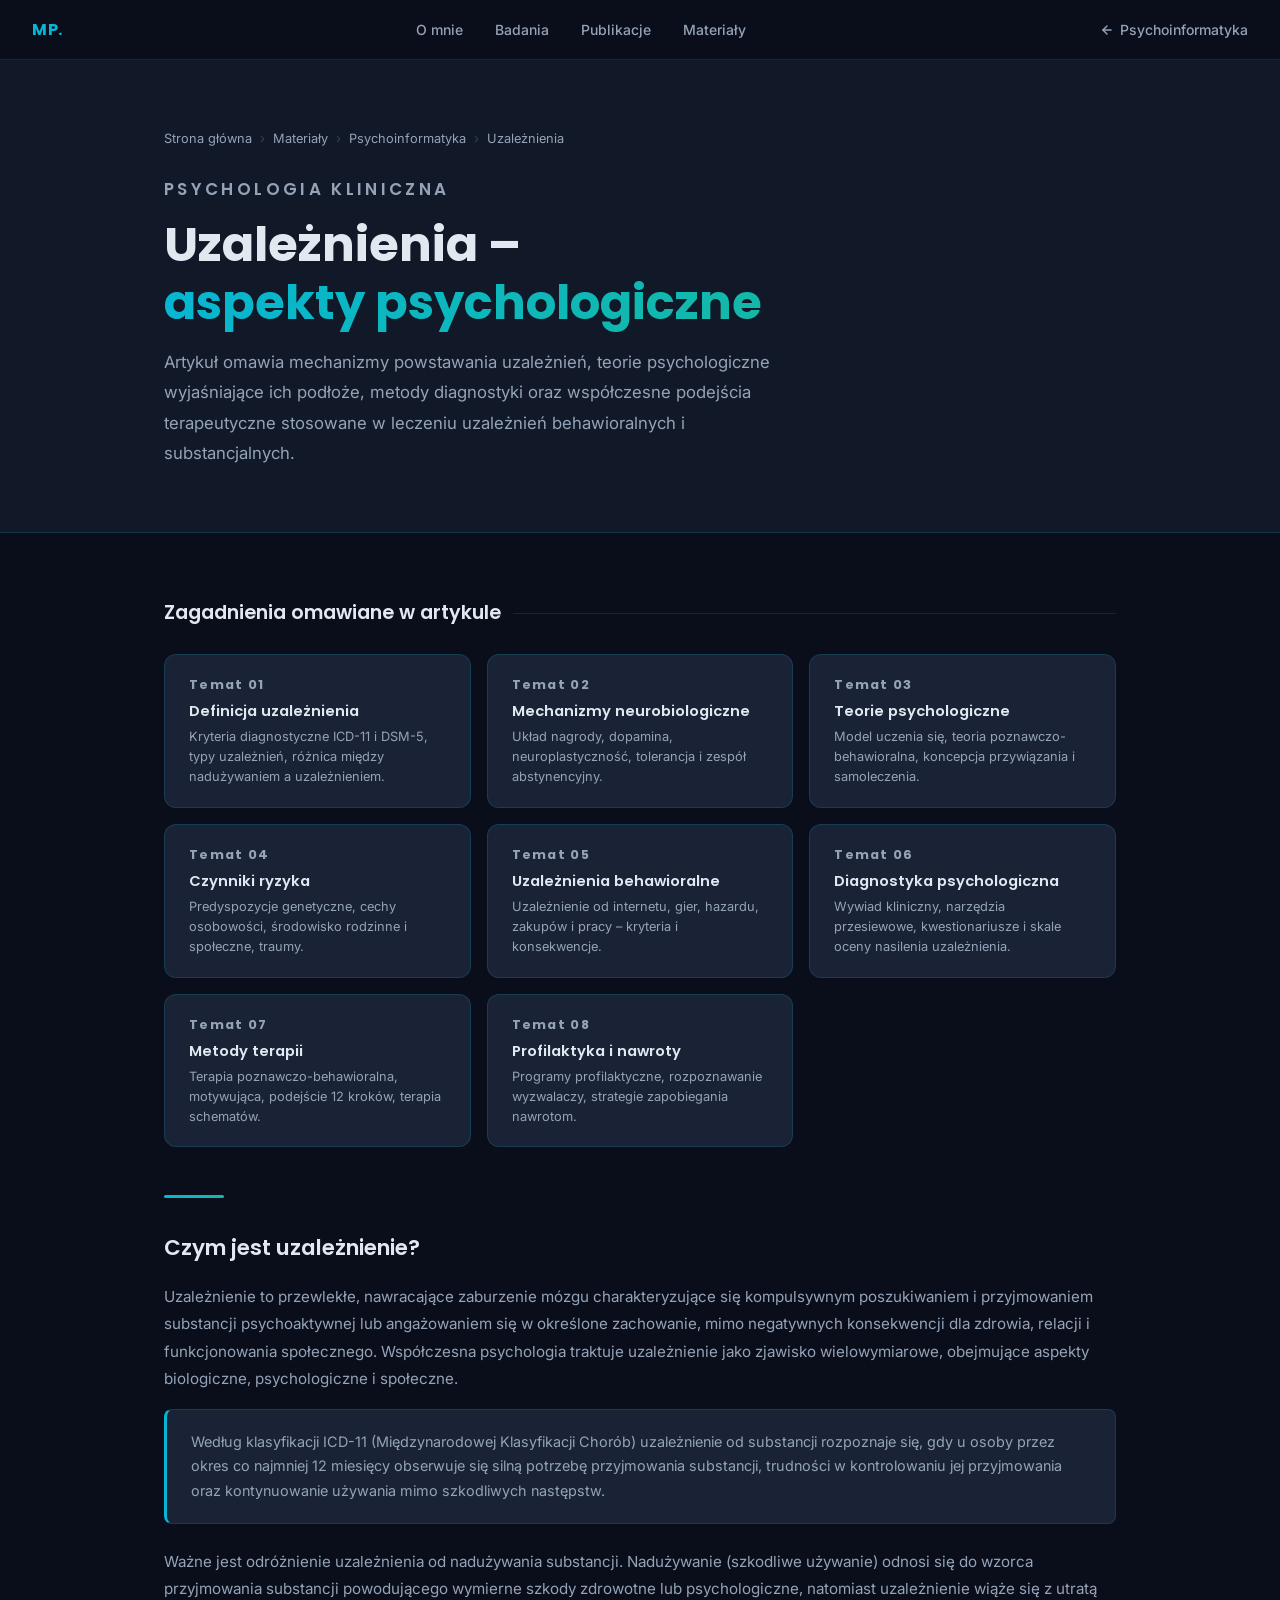
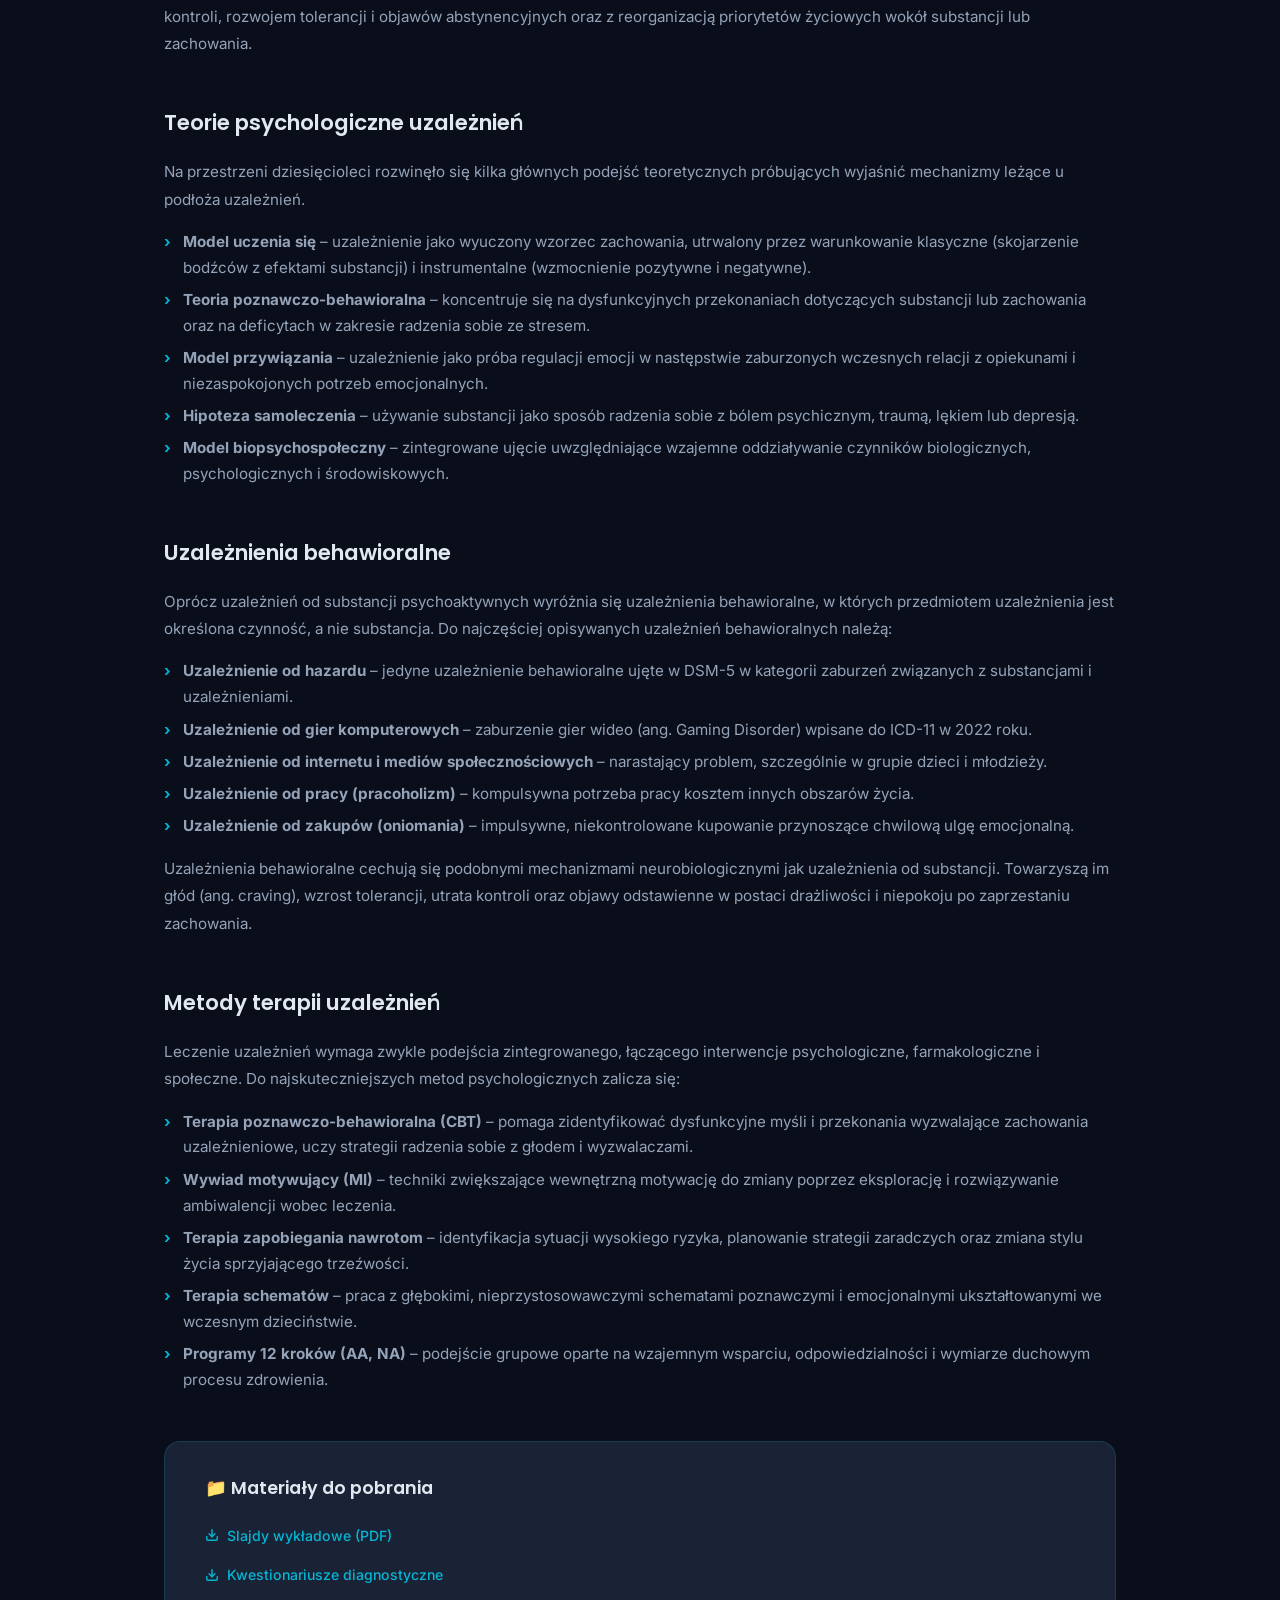
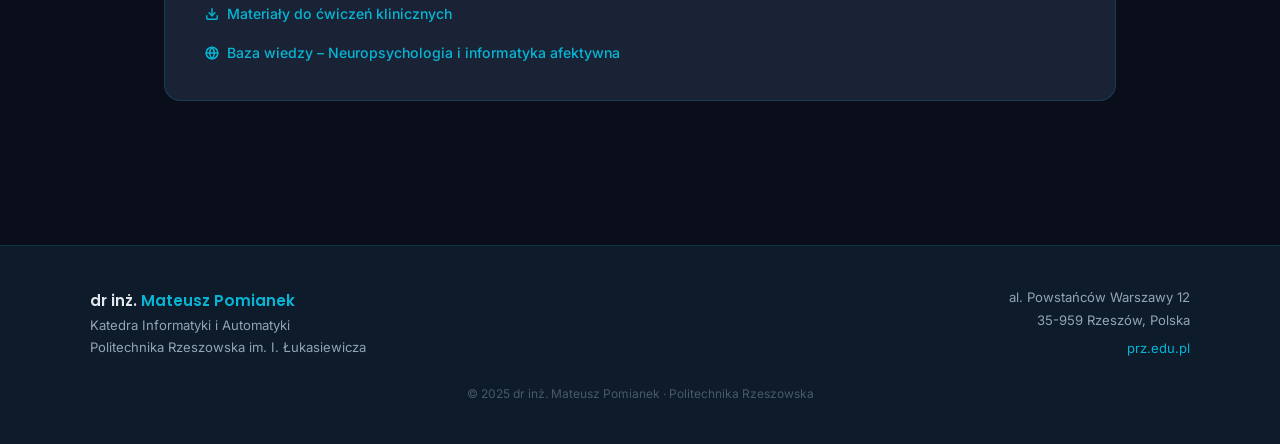
<file: uzaleznienia.html>
<!DOCTYPE html>
<html lang="pl">
<head>
  <meta charset="UTF-8" />
  <meta name="viewport" content="width=device-width, initial-scale=1.0" />
  <title>Uzależnienia – aspekty psychologiczne – dr inż. Mateusz Pomianek</title>
  <meta name="description" content="Artykuł o psychologicznych aspektach uzależnień. Omawia mechanizmy powstawania uzależnień, teorie psychologiczne, metody terapii oraz profilaktykę uzależnień behawioralnych i substancjalnych." />
  <meta name="author" content="dr inż. Mateusz Pomianek" />
  <link rel="icon" href="data:image/svg+xml,<svg xmlns='http://www.w3.org/2000/svg' viewBox='0 0 100 100'><text y='.9em' font-size='90'>🔬</text></svg>" />
  <link rel="preconnect" href="https://fonts.googleapis.com" />
  <link rel="preconnect" href="https://fonts.gstatic.com" crossorigin />
  <link href="https://fonts.googleapis.com/css2?family=Inter:wght@300;400;500;600;700&family=Poppins:wght@300;400;600;700&display=swap" rel="stylesheet" />

  <style>
    *, *::before, *::after { box-sizing: border-box; margin: 0; padding: 0; }

    :root {
      --clr-bg:      #0a0e1a;
      --clr-surface: #111827;
      --clr-surface2:#1a2236;
      --clr-navy:    #0d1b2a;
      --clr-cyan:    #06b6d4;
      --clr-teal:    #14b8a6;
      --clr-neon2:   #7c3aed;
      --clr-text:    #e2e8f0;
      --clr-muted:   #94a3b8;
      --clr-border:  rgba(6,182,212,0.18);
      --font-head:   'Poppins', sans-serif;
      --font-body:   'Inter', sans-serif;
    }

    html { scroll-behavior: smooth; }

    body {
      background: var(--clr-bg);
      color: var(--clr-text);
      font-family: var(--font-body);
      line-height: 1.7;
      overflow-x: hidden;
    }

    ::-webkit-scrollbar { width: 6px; }
    ::-webkit-scrollbar-track { background: var(--clr-bg); }
    ::-webkit-scrollbar-thumb { background: var(--clr-cyan); border-radius: 3px; }

    .container { max-width: 1000px; margin: 0 auto; padding: 0 1.5rem; }

    .gradient-text {
      background: linear-gradient(135deg, var(--clr-cyan), var(--clr-teal));
      -webkit-background-clip: text;
      -webkit-text-fill-color: transparent;
      background-clip: text;
    }

    .section-label {
      font-family: var(--font-head);
      font-size: 0.75rem;
      font-weight: 600;
      letter-spacing: 0.2em;
      text-transform: uppercase;
      color: var(--clr-cyan);
      margin-bottom: 0.75rem;
    }

    .divider {
      width: 60px;
      height: 3px;
      background: linear-gradient(90deg, var(--clr-cyan), var(--clr-teal));
      border-radius: 2px;
      margin-bottom: 2rem;
    }

    /* NAV */
    nav {
      position: fixed;
      top: 0; left: 0; right: 0;
      z-index: 100;
      padding: 1rem 2rem;
      display: flex;
      justify-content: space-between;
      align-items: center;
      background: rgba(10,14,26,0.95);
      backdrop-filter: blur(14px);
      -webkit-backdrop-filter: blur(14px);
      border-bottom: 1px solid var(--clr-border);
    }

    .nav-logo {
      font-family: var(--font-head);
      font-weight: 700;
      font-size: 1rem;
      color: var(--clr-cyan);
      letter-spacing: 0.04em;
      text-decoration: none;
    }

    .nav-links {
      display: flex;
      gap: 2rem;
      list-style: none;
    }

    .nav-links a {
      color: var(--clr-muted);
      text-decoration: none;
      font-size: 0.875rem;
      font-weight: 500;
      transition: color 0.25s;
    }

    .nav-links a:hover { color: var(--clr-cyan); }

    .nav-back {
      display: inline-flex;
      align-items: center;
      gap: 0.4rem;
      color: var(--clr-muted);
      text-decoration: none;
      font-size: 0.875rem;
      font-weight: 500;
      transition: color 0.25s;
    }
    .nav-back:hover { color: var(--clr-cyan); }

    /* PAGE HERO */
    .page-hero {
      padding: 8rem 2rem 4rem;
      background: var(--clr-surface);
      border-bottom: 1px solid var(--clr-border);
    }

    .page-hero h1 {
      font-family: var(--font-head);
      font-size: clamp(2rem, 5vw, 3rem);
      font-weight: 700;
      line-height: 1.2;
      margin-bottom: 1rem;
    }

    .page-hero p {
      color: var(--clr-muted);
      font-size: 1.05rem;
      max-width: 640px;
      line-height: 1.8;
    }

    .breadcrumb {
      display: flex;
      align-items: center;
      gap: 0.5rem;
      margin-bottom: 1.5rem;
      font-size: 0.8rem;
      color: var(--clr-muted);
    }

    .breadcrumb a {
      color: var(--clr-muted);
      text-decoration: none;
      transition: color 0.2s;
    }

    .breadcrumb a:hover { color: var(--clr-cyan); }

    .breadcrumb-sep { color: rgba(148,163,184,0.3); }

    /* MAIN */
    main { padding: 4rem 0 6rem; }

    /* TOPICS GRID */
    .topics-section { margin-bottom: 3rem; }

    .topics-section-title {
      font-family: var(--font-head);
      font-size: 1.2rem;
      font-weight: 600;
      margin-bottom: 1.5rem;
      display: flex;
      align-items: center;
      gap: 0.75rem;
    }

    .topics-section-title::after {
      content: '';
      flex: 1;
      height: 1px;
      background: var(--clr-border);
    }

    .topics-grid {
      display: grid;
      grid-template-columns: repeat(auto-fit, minmax(260px, 1fr));
      gap: 1rem;
    }

    .topic-card {
      background: var(--clr-surface2);
      border: 1px solid var(--clr-border);
      border-radius: 12px;
      padding: 1.25rem 1.5rem;
      transition: border-color 0.3s, transform 0.3s;
    }

    .topic-card:hover {
      border-color: var(--clr-cyan);
      transform: translateY(-2px);
    }

    .topic-num {
      font-family: var(--font-head);
      font-size: 0.7rem;
      font-weight: 700;
      letter-spacing: 0.1em;
      color: var(--clr-teal);
      margin-bottom: 0.4rem;
    }

    .topic-card h4 {
      font-family: var(--font-head);
      font-size: 0.92rem;
      font-weight: 600;
      margin-bottom: 0.35rem;
      line-height: 1.4;
    }

    .topic-card p {
      font-size: 0.8rem;
      color: var(--clr-muted);
      line-height: 1.55;
    }

    /* ARTICLE CONTENT */
    .article-section {
      margin-bottom: 3rem;
    }

    .article-section h2 {
      font-family: var(--font-head);
      font-size: 1.35rem;
      font-weight: 600;
      margin-bottom: 1rem;
      color: var(--clr-text);
    }

    .article-section p {
      font-size: 0.95rem;
      color: var(--clr-muted);
      line-height: 1.8;
      margin-bottom: 1rem;
    }

    .article-section ul {
      list-style: none;
      padding: 0;
      margin-bottom: 1rem;
    }

    .article-section ul li {
      font-size: 0.95rem;
      color: var(--clr-muted);
      line-height: 1.7;
      padding-left: 1.2rem;
      position: relative;
      margin-bottom: 0.4rem;
    }

    .article-section ul li::before {
      content: '›';
      position: absolute;
      left: 0;
      color: var(--clr-cyan);
      font-weight: 700;
    }

    /* INFO BOX */
    .info-box {
      background: var(--clr-surface2);
      border: 1px solid var(--clr-border);
      border-left: 3px solid var(--clr-cyan);
      border-radius: 8px;
      padding: 1.25rem 1.5rem;
      margin-bottom: 1.5rem;
    }

    .info-box p {
      font-size: 0.9rem;
      color: var(--clr-muted);
      line-height: 1.7;
      margin: 0;
    }

    /* RESOURCES */
    .resources-section {
      background: var(--clr-surface2);
      border: 1px solid var(--clr-border);
      border-radius: 16px;
      padding: 2rem 2.5rem;
      margin-bottom: 3rem;
    }

    .resources-title {
      font-family: var(--font-head);
      font-size: 1.1rem;
      font-weight: 600;
      margin-bottom: 1.25rem;
      color: var(--clr-text);
    }

    .resource-list {
      list-style: none;
      display: flex;
      flex-direction: column;
      gap: 0.75rem;
    }

    .resource-list li a {
      display: inline-flex;
      align-items: center;
      gap: 0.5rem;
      color: var(--clr-cyan);
      text-decoration: none;
      font-size: 0.88rem;
      font-weight: 500;
      transition: opacity 0.2s;
    }

    .resource-list li a:hover { opacity: 0.75; text-decoration: underline; }

    /* FOOTER */
    footer {
      background: var(--clr-navy);
      border-top: 1px solid var(--clr-border);
      padding: 2.5rem 2rem;
    }

    .footer-inner {
      max-width: 1100px;
      margin: 0 auto;
      display: flex;
      flex-wrap: wrap;
      gap: 2rem;
      align-items: center;
      justify-content: space-between;
    }

    .footer-brand { font-family: var(--font-head); font-size: 0.95rem; font-weight: 600; }
    .footer-brand span { color: var(--clr-cyan); }
    .footer-info { font-size: 0.82rem; color: var(--clr-muted); line-height: 1.7; }
    .footer-copy {
      font-size: 0.75rem;
      color: rgba(148,163,184,0.45);
      text-align: center;
      margin-top: 1.5rem;
    }

    @media (max-width: 700px) {
      .nav-links { display: none; }
      .topics-grid { grid-template-columns: 1fr; }
      .resources-section { padding: 1.5rem; }
    }
  </style>
</head>
<body>

  <nav id="navbar" role="navigation" aria-label="Nawigacja główna">
    <a href="index.html" class="nav-logo">MP.</a>
    <ul class="nav-links" role="list">
      <li><a href="index.html#about">O mnie</a></li>
      <li><a href="index.html#research">Badania</a></li>
      <li><a href="publications.html">Publikacje</a></li>
      <li><a href="materials.html">Materiały</a></li>
    </ul>
    <a href="psychoinformatyka.html" class="nav-back" aria-label="Powrót do psychoinformatyki">
      <svg width="14" height="14" viewBox="0 0 24 24" fill="none" stroke="currentColor" stroke-width="2.5" stroke-linecap="round" stroke-linejoin="round" aria-hidden="true"><polyline points="19 12 5 12"/><polyline points="12 5 5 12 12 19"/></svg>
      Psychoinformatyka
    </a>
  </nav>

  <div class="page-hero">
    <div class="container">
      <div class="breadcrumb">
        <a href="index.html">Strona główna</a>
        <span class="breadcrumb-sep">›</span>
        <a href="materials.html">Materiały</a>
        <span class="breadcrumb-sep">›</span>
        <a href="psychoinformatyka.html">Psychoinformatyka</a>
        <span class="breadcrumb-sep">›</span>
        <span>Uzależnienia</span>
      </div>
      <p class="section-label">Psychologia kliniczna</p>
      <h1>Uzależnienia –<br><span class="gradient-text">aspekty psychologiczne</span></h1>
      <p>Artykuł omawia mechanizmy powstawania uzależnień, teorie psychologiczne wyjaśniające ich podłoże, metody diagnostyki oraz współczesne podejścia terapeutyczne stosowane w leczeniu uzależnień behawioralnych i substancjalnych.</p>
    </div>
  </div>

  <main>
    <div class="container">

      <div class="topics-section">
        <div class="topics-section-title">Zagadnienia omawiane w artykule</div>
        <div class="topics-grid">
          <div class="topic-card">
            <p class="topic-num">Temat 01</p>
            <h4>Definicja uzależnienia</h4>
            <p>Kryteria diagnostyczne ICD-11 i DSM-5, typy uzależnień, różnica między nadużywaniem a uzależnieniem.</p>
          </div>
          <div class="topic-card">
            <p class="topic-num">Temat 02</p>
            <h4>Mechanizmy neurobiologiczne</h4>
            <p>Układ nagrody, dopamina, neuroplastyczność, tolerancja i zespół abstynencyjny.</p>
          </div>
          <div class="topic-card">
            <p class="topic-num">Temat 03</p>
            <h4>Teorie psychologiczne</h4>
            <p>Model uczenia się, teoria poznawczo-behawioralna, koncepcja przywiązania i samoleczenia.</p>
          </div>
          <div class="topic-card">
            <p class="topic-num">Temat 04</p>
            <h4>Czynniki ryzyka</h4>
            <p>Predyspozycje genetyczne, cechy osobowości, środowisko rodzinne i społeczne, traumy.</p>
          </div>
          <div class="topic-card">
            <p class="topic-num">Temat 05</p>
            <h4>Uzależnienia behawioralne</h4>
            <p>Uzależnienie od internetu, gier, hazardu, zakupów i pracy – kryteria i konsekwencje.</p>
          </div>
          <div class="topic-card">
            <p class="topic-num">Temat 06</p>
            <h4>Diagnostyka psychologiczna</h4>
            <p>Wywiad kliniczny, narzędzia przesiewowe, kwestionariusze i skale oceny nasilenia uzależnienia.</p>
          </div>
          <div class="topic-card">
            <p class="topic-num">Temat 07</p>
            <h4>Metody terapii</h4>
            <p>Terapia poznawczo-behawioralna, motywująca, podejście 12 kroków, terapia schematów.</p>
          </div>
          <div class="topic-card">
            <p class="topic-num">Temat 08</p>
            <h4>Profilaktyka i nawroty</h4>
            <p>Programy profilaktyczne, rozpoznawanie wyzwalaczy, strategie zapobiegania nawrotom.</p>
          </div>
        </div>
      </div>

      <div class="article-section">
        <div class="divider"></div>
        <h2>Czym jest uzależnienie?</h2>
        <p>Uzależnienie to przewlekłe, nawracające zaburzenie mózgu charakteryzujące się kompulsywnym poszukiwaniem i przyjmowaniem substancji psychoaktywnej lub angażowaniem się w określone zachowanie, mimo negatywnych konsekwencji dla zdrowia, relacji i funkcjonowania społecznego. Współczesna psychologia traktuje uzależnienie jako zjawisko wielowymiarowe, obejmujące aspekty biologiczne, psychologiczne i społeczne.</p>
        <div class="info-box">
          <p>Według klasyfikacji ICD-11 (Międzynarodowej Klasyfikacji Chorób) uzależnienie od substancji rozpoznaje się, gdy u osoby przez okres co najmniej 12 miesięcy obserwuje się silną potrzebę przyjmowania substancji, trudności w kontrolowaniu jej przyjmowania oraz kontynuowanie używania mimo szkodliwych następstw.</p>
        </div>
        <p>Ważne jest odróżnienie uzależnienia od nadużywania substancji. Nadużywanie (szkodliwe używanie) odnosi się do wzorca przyjmowania substancji powodującego wymierne szkody zdrowotne lub psychologiczne, natomiast uzależnienie wiąże się z utratą kontroli, rozwojem tolerancji i objawów abstynencyjnych oraz z reorganizacją priorytetów życiowych wokół substancji lub zachowania.</p>
      </div>

      <div class="article-section">
        <h2>Teorie psychologiczne uzależnień</h2>
        <p>Na przestrzeni dziesięcioleci rozwinęło się kilka głównych podejść teoretycznych próbujących wyjaśnić mechanizmy leżące u podłoża uzależnień.</p>
        <ul>
          <li><strong>Model uczenia się</strong> – uzależnienie jako wyuczony wzorzec zachowania, utrwalony przez warunkowanie klasyczne (skojarzenie bodźców z efektami substancji) i instrumentalne (wzmocnienie pozytywne i negatywne).</li>
          <li><strong>Teoria poznawczo-behawioralna</strong> – koncentruje się na dysfunkcyjnych przekonaniach dotyczących substancji lub zachowania oraz na deficytach w zakresie radzenia sobie ze stresem.</li>
          <li><strong>Model przywiązania</strong> – uzależnienie jako próba regulacji emocji w następstwie zaburzonych wczesnych relacji z opiekunami i niezaspokojonych potrzeb emocjonalnych.</li>
          <li><strong>Hipoteza samoleczenia</strong> – używanie substancji jako sposób radzenia sobie z bólem psychicznym, traumą, lękiem lub depresją.</li>
          <li><strong>Model biopsychospołeczny</strong> – zintegrowane ujęcie uwzględniające wzajemne oddziaływanie czynników biologicznych, psychologicznych i środowiskowych.</li>
        </ul>
      </div>

      <div class="article-section">
        <h2>Uzależnienia behawioralne</h2>
        <p>Oprócz uzależnień od substancji psychoaktywnych wyróżnia się uzależnienia behawioralne, w których przedmiotem uzależnienia jest określona czynność, a nie substancja. Do najczęściej opisywanych uzależnień behawioralnych należą:</p>
        <ul>
          <li><strong>Uzależnienie od hazardu</strong> – jedyne uzależnienie behawioralne ujęte w DSM-5 w kategorii zaburzeń związanych z substancjami i uzależnieniami.</li>
          <li><strong>Uzależnienie od gier komputerowych</strong> – zaburzenie gier wideo (ang. Gaming Disorder) wpisane do ICD-11 w 2022 roku.</li>
          <li><strong>Uzależnienie od internetu i mediów społecznościowych</strong> – narastający problem, szczególnie w grupie dzieci i młodzieży.</li>
          <li><strong>Uzależnienie od pracy (pracoholizm)</strong> – kompulsywna potrzeba pracy kosztem innych obszarów życia.</li>
          <li><strong>Uzależnienie od zakupów (oniomania)</strong> – impulsywne, niekontrolowane kupowanie przynoszące chwilową ulgę emocjonalną.</li>
        </ul>
        <p>Uzależnienia behawioralne cechują się podobnymi mechanizmami neurobiologicznymi jak uzależnienia od substancji. Towarzyszą im głód (ang. craving), wzrost tolerancji, utrata kontroli oraz objawy odstawienne w postaci drażliwości i niepokoju po zaprzestaniu zachowania.</p>
      </div>

      <div class="article-section">
        <h2>Metody terapii uzależnień</h2>
        <p>Leczenie uzależnień wymaga zwykle podejścia zintegrowanego, łączącego interwencje psychologiczne, farmakologiczne i społeczne. Do najskuteczniejszych metod psychologicznych zalicza się:</p>
        <ul>
          <li><strong>Terapia poznawczo-behawioralna (CBT)</strong> – pomaga zidentyfikować dysfunkcyjne myśli i przekonania wyzwalające zachowania uzależnieniowe, uczy strategii radzenia sobie z głodem i wyzwalaczami.</li>
          <li><strong>Wywiad motywujący (MI)</strong> – techniki zwiększające wewnętrzną motywację do zmiany poprzez eksplorację i rozwiązywanie ambiwalencji wobec leczenia.</li>
          <li><strong>Terapia zapobiegania nawrotom</strong> – identyfikacja sytuacji wysokiego ryzyka, planowanie strategii zaradczych oraz zmiana stylu życia sprzyjającego trzeźwości.</li>
          <li><strong>Terapia schematów</strong> – praca z głębokimi, nieprzystosowawczymi schematami poznawczymi i emocjonalnymi ukształtowanymi we wczesnym dzieciństwie.</li>
          <li><strong>Programy 12 kroków (AA, NA)</strong> – podejście grupowe oparte na wzajemnym wsparciu, odpowiedzialności i wymiarze duchowym procesu zdrowienia.</li>
        </ul>
      </div>

      <div class="resources-section">
        <p class="resources-title">📁 Materiały do pobrania</p>
        <ul class="resource-list">
          <li><a href="#">
            <svg width="14" height="14" viewBox="0 0 24 24" fill="none" stroke="currentColor" stroke-width="2.5" stroke-linecap="round" stroke-linejoin="round" aria-hidden="true"><path d="M21 15v4a2 2 0 0 1-2 2H5a2 2 0 0 1-2-2v-4"/><polyline points="7 10 12 15 17 10"/><line x1="12" y1="15" x2="12" y2="3"/></svg>
            Slajdy wykładowe (PDF)
          </a></li>
          <li><a href="#">
            <svg width="14" height="14" viewBox="0 0 24 24" fill="none" stroke="currentColor" stroke-width="2.5" stroke-linecap="round" stroke-linejoin="round" aria-hidden="true"><path d="M21 15v4a2 2 0 0 1-2 2H5a2 2 0 0 1-2-2v-4"/><polyline points="7 10 12 15 17 10"/><line x1="12" y1="15" x2="12" y2="3"/></svg>
            Kwestionariusze diagnostyczne
          </a></li>
          <li><a href="#">
            <svg width="14" height="14" viewBox="0 0 24 24" fill="none" stroke="currentColor" stroke-width="2.5" stroke-linecap="round" stroke-linejoin="round" aria-hidden="true"><path d="M21 15v4a2 2 0 0 1-2 2H5a2 2 0 0 1-2-2v-4"/><polyline points="7 10 12 15 17 10"/><line x1="12" y1="15" x2="12" y2="3"/></svg>
            Materiały do ćwiczeń klinicznych
          </a></li>
          <li><a href="https://matpomgit.github.io/PsyHub/" target="_blank" rel="noopener noreferrer">
            <svg width="14" height="14" viewBox="0 0 24 24" fill="none" stroke="currentColor" stroke-width="2.5" stroke-linecap="round" stroke-linejoin="round" aria-hidden="true"><circle cx="12" cy="12" r="10"/><line x1="2" y1="12" x2="22" y2="12"/><path d="M12 2a15.3 15.3 0 0 1 4 10 15.3 15.3 0 0 1-4 10 15.3 15.3 0 0 1-4-10 15.3 15.3 0 0 1 4-10z"/></svg>
            Baza wiedzy – Neuropsychologia i informatyka afektywna
          </a></li>
        </ul>
      </div>

    </div>
  </main>

  <footer role="contentinfo">
    <div class="footer-inner">
      <div>
        <p class="footer-brand">dr inż. <span>Mateusz Pomianek</span></p>
        <p class="footer-info">
          Katedra Informatyki i Automatyki<br>
          Politechnika Rzeszowska im. I. Łukasiewicza
        </p>
      </div>
      <div class="footer-info" style="text-align:right">
        <p>al. Powstańców Warszawy 12</p>
        <p>35-959 Rzeszów, Polska</p>
        <p style="margin-top:.4rem; color: var(--clr-cyan);">
          <a href="https://prz.edu.pl" target="_blank" rel="noopener noreferrer" style="color:inherit;text-decoration:none;">prz.edu.pl</a>
        </p>
      </div>
    </div>
    <p class="footer-copy">© 2025 dr inż. Mateusz Pomianek · Politechnika Rzeszowska</p>
  </footer>

</body>
</html>
</file>
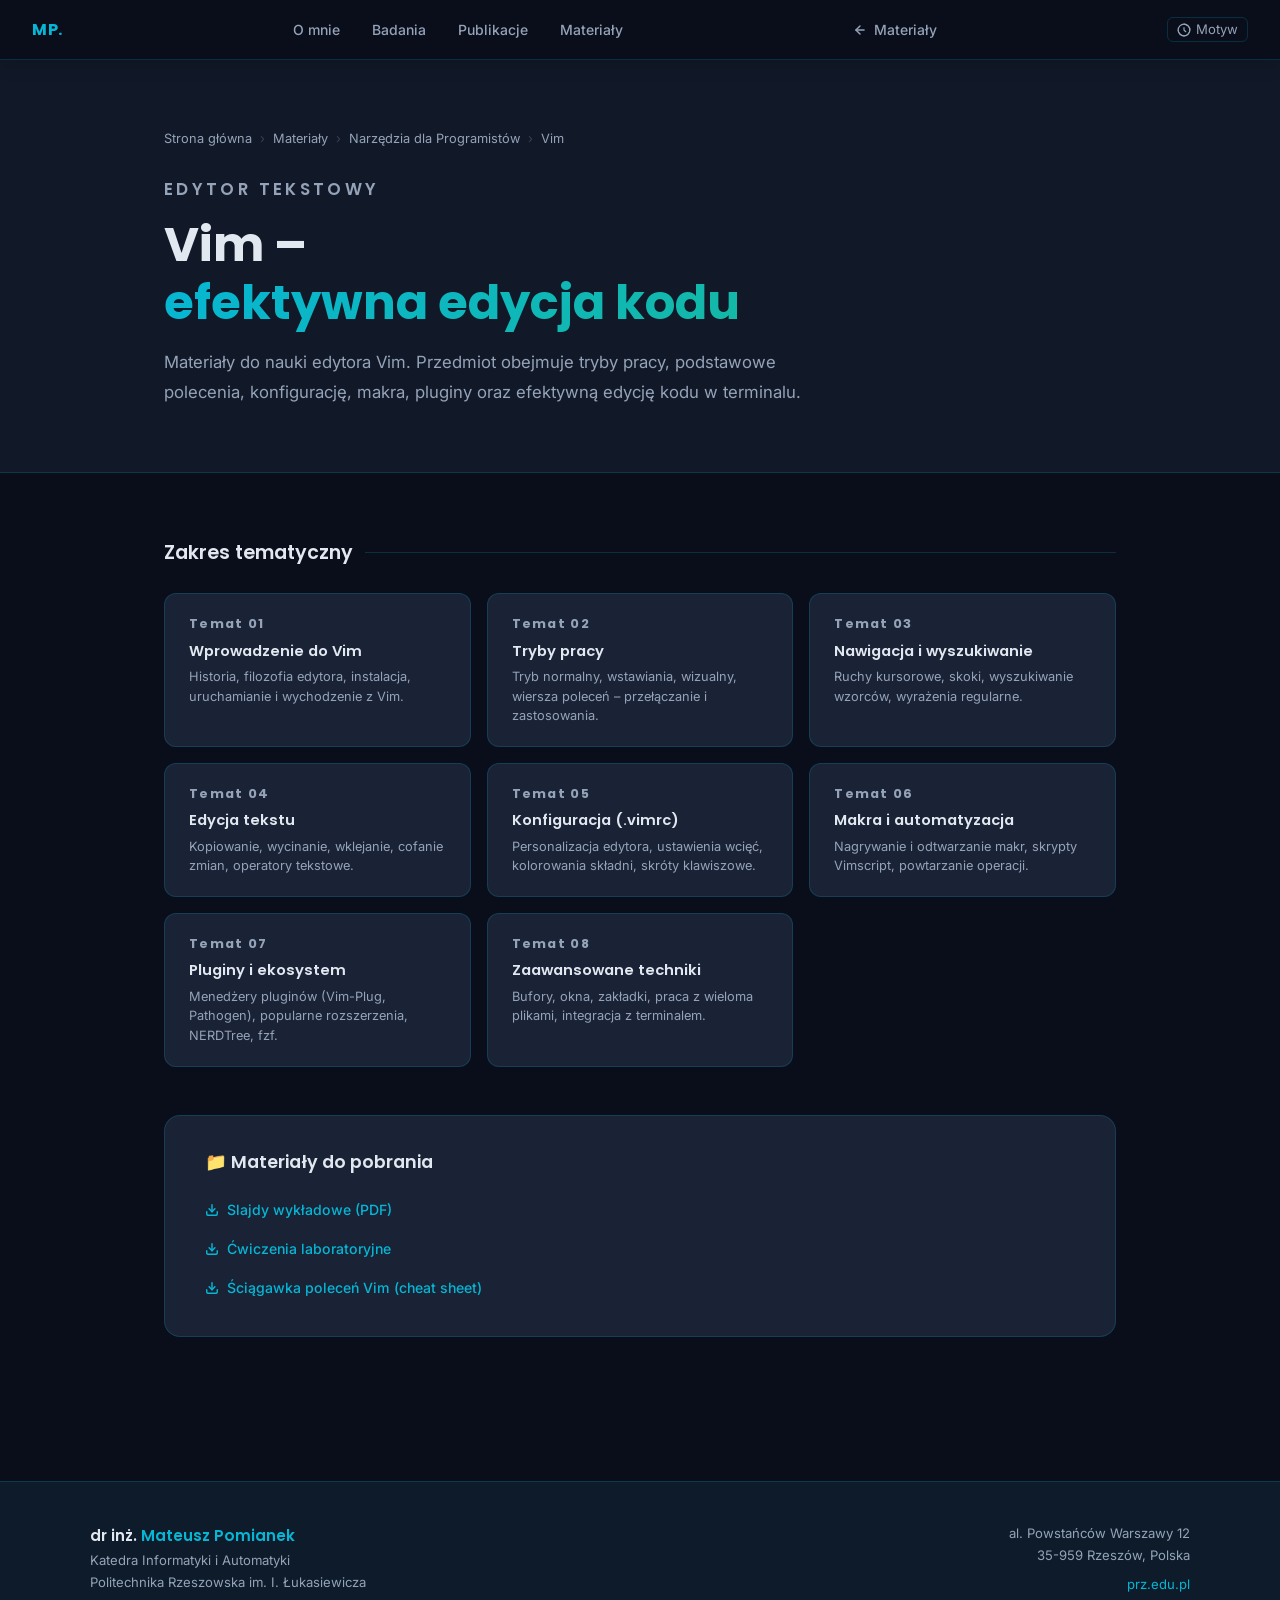
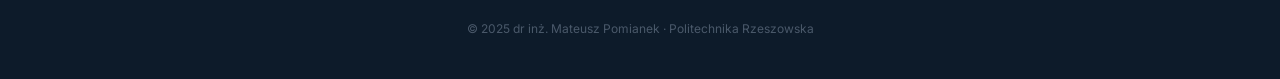
<file: vim.html>
<!DOCTYPE html>
<html lang="pl">
<head>
  <meta charset="UTF-8" />
  <meta name="viewport" content="width=device-width, initial-scale=1.0" />
  <title>Vim – Edytor tekstowy – dr inż. Mateusz Pomianek</title>
  <meta name="description" content="Materiały do nauki edytora Vim. Przedmiot obejmuje tryby pracy, podstawowe polecenia, konfigurację, makra, pluginy oraz efektywną edycję kodu w terminalu." />
  <meta name="author" content="dr inż. Mateusz Pomianek" />
  <link rel="icon" href="data:image/svg+xml,<svg xmlns='http://www.w3.org/2000/svg' viewBox='0 0 100 100'><text y='.9em' font-size='90'>🔬</text></svg>" />
  <link rel="preconnect" href="https://fonts.googleapis.com" />
  <link rel="preconnect" href="https://fonts.gstatic.com" crossorigin />
  <link href="https://fonts.googleapis.com/css2?family=Inter:wght@300;400;500;600;700&family=Poppins:wght@300;400;600;700&display=swap" rel="stylesheet" />

  <style>
    *, *::before, *::after { box-sizing: border-box; margin: 0; padding: 0; }

    :root {
      --clr-bg:      #0a0e1a;
      --clr-surface: #111827;
      --clr-surface2:#1a2236;
      --clr-navy:    #0d1b2a;
      --clr-cyan:    #06b6d4;
      --clr-teal:    #14b8a6;
      --clr-neon2:   #7c3aed;
      --clr-text:    #e2e8f0;
      --clr-muted:   #94a3b8;
      --clr-border:  rgba(6,182,212,0.18);
      --font-head:   'Poppins', sans-serif;
      --font-body:   'Inter', sans-serif;
    }

    html { scroll-behavior: smooth; }

    body {
      background: var(--clr-bg);
      color: var(--clr-text);
      font-family: var(--font-body);
      line-height: 1.7;
      overflow-x: hidden;
    }

    ::-webkit-scrollbar { width: 6px; }
    ::-webkit-scrollbar-track { background: var(--clr-bg); }
    ::-webkit-scrollbar-thumb { background: var(--clr-cyan); border-radius: 3px; }

    .container { max-width: 1000px; margin: 0 auto; padding: 0 1.5rem; }

    .gradient-text {
      background: linear-gradient(135deg, var(--clr-cyan), var(--clr-teal));
      -webkit-background-clip: text;
      -webkit-text-fill-color: transparent;
      background-clip: text;
    }

    .section-label {
      font-family: var(--font-head);
      font-size: 0.75rem;
      font-weight: 600;
      letter-spacing: 0.2em;
      text-transform: uppercase;
      color: var(--clr-cyan);
      margin-bottom: 0.75rem;
    }

    .divider {
      width: 60px;
      height: 3px;
      background: linear-gradient(90deg, var(--clr-cyan), var(--clr-teal));
      border-radius: 2px;
      margin-bottom: 2rem;
    }

    /* NAV */
    nav {
      position: fixed;
      top: 0; left: 0; right: 0;
      z-index: 100;
      padding: 1rem 2rem;
      display: flex;
      justify-content: space-between;
      align-items: center;
      background: rgba(10,14,26,0.95);
      backdrop-filter: blur(14px);
      -webkit-backdrop-filter: blur(14px);
      border-bottom: 1px solid var(--clr-border);
    }

    .nav-logo {
      font-family: var(--font-head);
      font-weight: 700;
      font-size: 1rem;
      color: var(--clr-cyan);
      letter-spacing: 0.04em;
      text-decoration: none;
    }

    .nav-links {
      display: flex;
      gap: 2rem;
      list-style: none;
    }

    .nav-links a {
      color: var(--clr-muted);
      text-decoration: none;
      font-size: 0.875rem;
      font-weight: 500;
      transition: color 0.25s;
    }

    .nav-links a:hover { color: var(--clr-cyan); }

    .nav-back {
      display: inline-flex;
      align-items: center;
      gap: 0.4rem;
      color: var(--clr-muted);
      text-decoration: none;
      font-size: 0.875rem;
      font-weight: 500;
      transition: color 0.25s;
    }
    .nav-back:hover { color: var(--clr-cyan); }

    /* PAGE HERO */
    .page-hero {
      padding: 8rem 2rem 4rem;
      background: var(--clr-surface);
      border-bottom: 1px solid var(--clr-border);
    }

    .page-hero h1 {
      font-family: var(--font-head);
      font-size: clamp(2rem, 5vw, 3rem);
      font-weight: 700;
      line-height: 1.2;
      margin-bottom: 1rem;
    }

    .page-hero p {
      color: var(--clr-muted);
      font-size: 1.05rem;
      max-width: 640px;
      line-height: 1.8;
    }

    .breadcrumb {
      display: flex;
      align-items: center;
      gap: 0.5rem;
      margin-bottom: 1.5rem;
      font-size: 0.8rem;
      color: var(--clr-muted);
    }

    .breadcrumb a {
      color: var(--clr-muted);
      text-decoration: none;
      transition: color 0.2s;
    }

    .breadcrumb a:hover { color: var(--clr-cyan); }

    .breadcrumb-sep { color: rgba(148,163,184,0.3); }

    /* MAIN */
    main { padding: 4rem 0 6rem; }

    /* TOPICS GRID */
    .topics-section { margin-bottom: 3rem; }

    .topics-section-title {
      font-family: var(--font-head);
      font-size: 1.2rem;
      font-weight: 600;
      margin-bottom: 1.5rem;
      display: flex;
      align-items: center;
      gap: 0.75rem;
    }

    .topics-section-title::after {
      content: '';
      flex: 1;
      height: 1px;
      background: var(--clr-border);
    }

    .topics-grid {
      display: grid;
      grid-template-columns: repeat(auto-fit, minmax(260px, 1fr));
      gap: 1rem;
    }

    .topic-card {
      background: var(--clr-surface2);
      border: 1px solid var(--clr-border);
      border-radius: 12px;
      padding: 1.25rem 1.5rem;
      transition: border-color 0.3s, transform 0.3s;
    }

    .topic-card:hover {
      border-color: var(--clr-cyan);
      transform: translateY(-2px);
    }

    .topic-num {
      font-family: var(--font-head);
      font-size: 0.7rem;
      font-weight: 700;
      letter-spacing: 0.1em;
      color: var(--clr-teal);
      margin-bottom: 0.4rem;
    }

    .topic-card h4 {
      font-family: var(--font-head);
      font-size: 0.92rem;
      font-weight: 600;
      margin-bottom: 0.35rem;
      line-height: 1.4;
    }

    .topic-card p {
      font-size: 0.8rem;
      color: var(--clr-muted);
      line-height: 1.55;
    }

    /* RESOURCES */
    .resources-section {
      background: var(--clr-surface2);
      border: 1px solid var(--clr-border);
      border-radius: 16px;
      padding: 2rem 2.5rem;
      margin-bottom: 3rem;
    }

    .resources-title {
      font-family: var(--font-head);
      font-size: 1.1rem;
      font-weight: 600;
      margin-bottom: 1.25rem;
      color: var(--clr-text);
    }

    .resource-list {
      list-style: none;
      display: flex;
      flex-direction: column;
      gap: 0.75rem;
    }

    .resource-list li a {
      display: inline-flex;
      align-items: center;
      gap: 0.5rem;
      color: var(--clr-cyan);
      text-decoration: none;
      font-size: 0.88rem;
      font-weight: 500;
      transition: opacity 0.2s;
    }

    .resource-list li a:hover { opacity: 0.75; text-decoration: underline; }

    /* FOOTER */
    footer {
      background: var(--clr-navy);
      border-top: 1px solid var(--clr-border);
      padding: 2.5rem 2rem;
    }

    .footer-inner {
      max-width: 1100px;
      margin: 0 auto;
      display: flex;
      flex-wrap: wrap;
      gap: 2rem;
      align-items: center;
      justify-content: space-between;
    }

    .footer-brand { font-family: var(--font-head); font-size: 0.95rem; font-weight: 600; }
    .footer-brand span { color: var(--clr-cyan); }
    .footer-info { font-size: 0.82rem; color: var(--clr-muted); line-height: 1.7; }
    .footer-copy {
      font-size: 0.75rem;
      color: rgba(148,163,184,0.45);
      text-align: center;
      margin-top: 1.5rem;
    }

    @media (max-width: 700px) {
      .nav-links { display: none; }
      .topics-grid { grid-template-columns: 1fr; }
      .resources-section { padding: 1.5rem; }
    }
  </style>
  <link rel="stylesheet" href="theme-switcher.css" />
  <script src="theme-switcher.js"></script>
</head>
<body>

  <nav id="navbar" role="navigation" aria-label="Nawigacja główna">
    <a href="index.html" class="nav-logo">MP.</a>
    <ul class="nav-links" role="list">
      <li><a href="index.html#about">O mnie</a></li>
      <li><a href="index.html#research">Badania</a></li>
      <li><a href="publications.html">Publikacje</a></li>
      <li><a href="materials.html">Materiały</a></li>
    </ul>
    <a href="materials.html" class="nav-back" aria-label="Powrót do materiałów">
      <svg width="14" height="14" viewBox="0 0 24 24" fill="none" stroke="currentColor" stroke-width="2.5" stroke-linecap="round" stroke-linejoin="round" aria-hidden="true"><polyline points="19 12 5 12"/><polyline points="12 5 5 12 12 19"/></svg>
      Materiały
    </a>
    <div class="theme-picker">
      <button class="theme-toggle" id="themeToggle" aria-haspopup="listbox" aria-expanded="false" aria-label="Motyw – kliknij aby zmienić">
        <svg width="14" height="14" viewBox="0 0 24 24" fill="none" stroke="currentColor" stroke-width="2" stroke-linecap="round" stroke-linejoin="round" aria-hidden="true"><circle cx="12" cy="12" r="10"/><path d="M12 2a10 10 0 0 1 0 20C6.5 22 2 17 2 12"/><path d="M12 8v4l3 3"/></svg>
        Motyw
      </button>
    </div>
  </nav>

  <div class="page-hero">
    <div class="container">
      <div class="breadcrumb">
        <a href="index.html">Strona główna</a>
        <span class="breadcrumb-sep">›</span>
        <a href="materials.html">Materiały</a>
        <span class="breadcrumb-sep">›</span>
        <span>Narzędzia dla Programistów</span>
        <span class="breadcrumb-sep">›</span>
        <span>Vim</span>
      </div>
      <p class="section-label">Edytor tekstowy</p>
      <h1>Vim –<br><span class="gradient-text">efektywna edycja kodu</span></h1>
      <p>Materiały do nauki edytora Vim. Przedmiot obejmuje tryby pracy, podstawowe polecenia, konfigurację, makra, pluginy oraz efektywną edycję kodu w terminalu.</p>
    </div>
  </div>

  <main>
    <div class="container">

      <div class="topics-section">
        <div class="topics-section-title">Zakres tematyczny</div>
        <div class="topics-grid">
          <div class="topic-card">
            <p class="topic-num">Temat 01</p>
            <h4>Wprowadzenie do Vim</h4>
            <p>Historia, filozofia edytora, instalacja, uruchamianie i wychodzenie z Vim.</p>
          </div>
          <div class="topic-card">
            <p class="topic-num">Temat 02</p>
            <h4>Tryby pracy</h4>
            <p>Tryb normalny, wstawiania, wizualny, wiersza poleceń – przełączanie i zastosowania.</p>
          </div>
          <div class="topic-card">
            <p class="topic-num">Temat 03</p>
            <h4>Nawigacja i wyszukiwanie</h4>
            <p>Ruchy kursorowe, skoki, wyszukiwanie wzorców, wyrażenia regularne.</p>
          </div>
          <div class="topic-card">
            <p class="topic-num">Temat 04</p>
            <h4>Edycja tekstu</h4>
            <p>Kopiowanie, wycinanie, wklejanie, cofanie zmian, operatory tekstowe.</p>
          </div>
          <div class="topic-card">
            <p class="topic-num">Temat 05</p>
            <h4>Konfiguracja (.vimrc)</h4>
            <p>Personalizacja edytora, ustawienia wcięć, kolorowania składni, skróty klawiszowe.</p>
          </div>
          <div class="topic-card">
            <p class="topic-num">Temat 06</p>
            <h4>Makra i automatyzacja</h4>
            <p>Nagrywanie i odtwarzanie makr, skrypty Vimscript, powtarzanie operacji.</p>
          </div>
          <div class="topic-card">
            <p class="topic-num">Temat 07</p>
            <h4>Pluginy i ekosystem</h4>
            <p>Menedżery pluginów (Vim-Plug, Pathogen), popularne rozszerzenia, NERDTree, fzf.</p>
          </div>
          <div class="topic-card">
            <p class="topic-num">Temat 08</p>
            <h4>Zaawansowane techniki</h4>
            <p>Bufory, okna, zakładki, praca z wieloma plikami, integracja z terminalem.</p>
          </div>
        </div>
      </div>

      <div class="resources-section">
        <p class="resources-title">📁 Materiały do pobrania</p>
        <ul class="resource-list">
          <li><a href="#">
            <svg width="14" height="14" viewBox="0 0 24 24" fill="none" stroke="currentColor" stroke-width="2.5" stroke-linecap="round" stroke-linejoin="round" aria-hidden="true"><path d="M21 15v4a2 2 0 0 1-2 2H5a2 2 0 0 1-2-2v-4"/><polyline points="7 10 12 15 17 10"/><line x1="12" y1="15" x2="12" y2="3"/></svg>
            Slajdy wykładowe (PDF)
          </a></li>
          <li><a href="#">
            <svg width="14" height="14" viewBox="0 0 24 24" fill="none" stroke="currentColor" stroke-width="2.5" stroke-linecap="round" stroke-linejoin="round" aria-hidden="true"><path d="M21 15v4a2 2 0 0 1-2 2H5a2 2 0 0 1-2-2v-4"/><polyline points="7 10 12 15 17 10"/><line x1="12" y1="15" x2="12" y2="3"/></svg>
            Ćwiczenia laboratoryjne
          </a></li>
          <li><a href="#">
            <svg width="14" height="14" viewBox="0 0 24 24" fill="none" stroke="currentColor" stroke-width="2.5" stroke-linecap="round" stroke-linejoin="round" aria-hidden="true"><path d="M21 15v4a2 2 0 0 1-2 2H5a2 2 0 0 1-2-2v-4"/><polyline points="7 10 12 15 17 10"/><line x1="12" y1="15" x2="12" y2="3"/></svg>
            Ściągawka poleceń Vim (cheat sheet)
          </a></li>
        </ul>
      </div>

    </div>
  </main>

  <footer role="contentinfo">
    <div class="footer-inner">
      <div>
        <p class="footer-brand">dr inż. <span>Mateusz Pomianek</span></p>
        <p class="footer-info">
          Katedra Informatyki i Automatyki<br>
          Politechnika Rzeszowska im. I. Łukasiewicza
        </p>
      </div>
      <div class="footer-info" style="text-align:right">
        <p>al. Powstańców Warszawy 12</p>
        <p>35-959 Rzeszów, Polska</p>
        <p style="margin-top:.4rem; color: var(--clr-cyan);">
          <a href="https://prz.edu.pl" target="_blank" rel="noopener noreferrer" style="color:inherit;text-decoration:none;">prz.edu.pl</a>
        </p>
      </div>
    </div>
    <p class="footer-copy">© 2025 dr inż. Mateusz Pomianek · Politechnika Rzeszowska</p>
  </footer>

</body>
</html>
</file>
<file: shattering-text.css>
/* ============================================================
   Shattering Text Entrance Animation
   Inspired by: https://codepen.io/ARS/pen/pjypwd

   Each character of the target element starts at a random
   scattered position (translate + rotate + scale-down) and
   converges to its final place, creating a "shattering" effect.
   ============================================================ */

/* Gradient colour preserved on individual chars inside
   .gradient-text when they are wrapped into .char spans */
.gradient-text .char {
  background: linear-gradient(135deg, var(--clr-cyan, #06b6d4), var(--clr-teal, #14b8a6));
  -webkit-background-clip: text;
  -webkit-text-fill-color: transparent;
  background-clip: text;
}

/* Non-breaking space between words */
.shatter-text .char-space {
  --shatter-space: 0.25em;
  display: inline-block;
  width: var(--shatter-space);
}

/* Single animated character */
.shatter-text .char {
  display: inline-block;
  opacity: 0;
  will-change: transform, opacity, filter;
  animation: shatter-char-in 0.55s cubic-bezier(0.22, 1, 0.36, 1) both;
}

/* ── Keyframe ──────────────────────────────────────────────── */
@keyframes shatter-char-in {
  0% {
    opacity: 0;
    transform:
      translate(var(--shatter-tx, 0px), var(--shatter-ty, -60px))
      rotate(var(--shatter-r,  0deg))
      scale(var(--shatter-s,   0.1));
    filter: blur(10px);
  }

  50% {
    opacity: 1;
    filter: blur(0);
  }

  /* Slight overshoot for a spring feel */
  78% {
    transform: translate(0, 0) rotate(0deg) scale(1.03);
    filter: blur(0);
  }

  100% {
    opacity: 1;
    transform: translate(0, 0) rotate(0deg) scale(1);
    filter: blur(0);
  }
}
</file>
<file: scroll-animations.css>
/* ============================================================
   Scroll Animations – anime.js-inspired
   ============================================================ */

/* ── Scroll Progress Bar ──────────────────────────────────── */
#scroll-progress {
  position: fixed;
  top: 0;
  left: 0;
  z-index: 200;
  height: 3px;
  width: 0%;
  background: linear-gradient(
    90deg,
    var(--clr-cyan)   0%,
    var(--clr-teal)  50%,
    var(--clr-neon2) 100%
  );
  box-shadow:
    0 0 10px rgba(6, 182, 212, 0.7),
    0 0 24px rgba(6, 182, 212, 0.35);
  pointer-events: none;
  will-change: width;
  transition: box-shadow 0.3s ease;
}

/* ── Section label – slide in from left ──────────────────── */
.section-label.fade-in {
  transform: translateX(-22px);
  filter: blur(4px);
  transition:
    opacity   0.55s cubic-bezier(0.25, 0.46, 0.45, 0.94),
    transform 0.55s cubic-bezier(0.25, 0.46, 0.45, 0.94),
    filter    0.55s cubic-bezier(0.25, 0.46, 0.45, 0.94);
}

.section-label.fade-in.visible {
  opacity: 1;
  transform: none;
  filter: blur(0);
}

/* ── Section-title underline reveal ──────────────────────── */
.sa-title-line {
  display: block;
  height: 2px;
  width: 100%;
  background: linear-gradient(
    90deg,
    var(--clr-cyan),
    var(--clr-teal),
    transparent
  );
  transform: scaleX(0);
  transform-origin: left center;
  transition: transform 0.75s cubic-bezier(0.25, 0.46, 0.45, 0.94) 0.3s;
  border-radius: 2px;
  margin-top: 0.4rem;
  opacity: 0.7;
  box-shadow: 0 0 8px rgba(6, 182, 212, 0.3);
}

.section-title.fade-in.visible .sa-title-line {
  transform: scaleX(1);
}

/* ── Divider – line draw from left ───────────────────────── */
.divider.fade-in {
  transform: scaleX(0);
  transform-origin: left center;
  transition:
    opacity   0.35s ease,
    transform 0.7s cubic-bezier(0.25, 0.46, 0.45, 0.94) 0.1s;
}

.divider.fade-in.visible {
  opacity: 1;
  transform: scaleX(1);
}

/* ── About text – slide in from left ─────────────────────── */
.about-text.fade-in {
  transform: translateX(-38px);
  filter: blur(4px);
  transition:
    opacity   0.85s cubic-bezier(0.25, 0.46, 0.45, 0.94),
    transform 0.85s cubic-bezier(0.25, 0.46, 0.45, 0.94),
    filter    0.85s cubic-bezier(0.25, 0.46, 0.45, 0.94);
}

.about-text.fade-in.visible {
  opacity: 1;
  transform: none;
  filter: blur(0);
}

/* ── Geo figure – scale + rotate entrance ────────────────── */
.geo-figure.fade-in {
  transform: scale(0.82) rotate(-6deg);
  filter: blur(6px);
  transition:
    opacity   1.1s cubic-bezier(0.34, 1.56, 0.64, 1),
    transform 1.1s cubic-bezier(0.34, 1.56, 0.64, 1),
    filter    0.9s cubic-bezier(0.25, 0.46, 0.45, 0.94);
}

.geo-figure.fade-in.visible {
  opacity: 1;
  transform: none;
  filter: blur(0);
}

/* ── Card grids – spring bounce entrance ─────────────────── */
.interests-grid .interest-card.fade-in,
.projects-grid  .project-card.fade-in,
.clinical-grid  .clinical-card.fade-in {
  transform: translateY(40px) scale(0.95);
  filter: blur(3px);
  transition:
    opacity   0.65s cubic-bezier(0.34, 1.56, 0.64, 1),
    transform 0.65s cubic-bezier(0.34, 1.56, 0.64, 1),
    filter    0.5s  cubic-bezier(0.25, 0.46, 0.45, 0.94);
}

.interests-grid .interest-card.fade-in.visible,
.projects-grid  .project-card.fade-in.visible,
.clinical-grid  .clinical-card.fade-in.visible {
  opacity: 1;
  transform: none;
  filter: blur(0);
}

/* ── Research columns – slide in from opposite sides ─────── */
.research-cols .research-col.fade-in:nth-child(odd) {
  transform: translateX(-40px);
  filter: blur(4px);
  transition:
    opacity   0.8s cubic-bezier(0.25, 0.46, 0.45, 0.94),
    transform 0.8s cubic-bezier(0.25, 0.46, 0.45, 0.94),
    filter    0.7s cubic-bezier(0.25, 0.46, 0.45, 0.94);
}

.research-cols .research-col.fade-in:nth-child(even) {
  transform: translateX(40px);
  filter: blur(4px);
  transition:
    opacity   0.8s cubic-bezier(0.25, 0.46, 0.45, 0.94),
    transform 0.8s cubic-bezier(0.25, 0.46, 0.45, 0.94),
    filter    0.7s cubic-bezier(0.25, 0.46, 0.45, 0.94);
}

.research-cols .research-col.fade-in.visible {
  opacity: 1;
  transform: none;
  filter: blur(0);
}


/* ── Nav active-section indicator ────────────────────────── */
.nav-links {
  position: relative; /* anchor for the indicator span */
}

.nav-indicator {
  position:      absolute;
  bottom:        -4px;
  left:          0;
  height:        2px;
  width:         40px;
  background:    linear-gradient(90deg, var(--clr-cyan, #06b6d4), var(--clr-teal, #14b8a6));
  box-shadow:    0 0 10px rgba(6, 182, 212, 0.8), 0 0 20px rgba(6, 182, 212, 0.4);
  border-radius: 2px;
  pointer-events: none;
  opacity:       0;
  transition:    opacity 0.35s ease, width 0.2s ease;
}

@media (max-width: 700px) {
  .nav-indicator { display: none; }
}

/* ── Scroll-progress glow pulse when near 100% ───────────── */
@keyframes sa-bar-pulse {
  0%, 100% {
    box-shadow:
      0 0 10px rgba(6, 182, 212, 0.7),
      0 0 24px rgba(6, 182, 212, 0.35);
  }
  50% {
    box-shadow:
      0 0 18px rgba(6, 182, 212, 1),
      0 0 40px rgba(6, 182, 212, 0.65),
      0 0 80px rgba(6, 182, 212, 0.25);
  }
}

#scroll-progress.sa-bar-glow {
  animation: sa-bar-pulse 1.2s ease-in-out infinite;
}
</file>
<file: anime-animations.css>
/* ============================================================
   Anime.js Animations – supporting styles
   ============================================================ */

/* ── Material cards spring-bounce entrance ────────────────── */
/* Matches the entrance treatment applied to interest-card,
   project-card and clinical-card in
   scroll-animations.css.                                       */
.materials-grid .material-card.fade-in {
  transform: translateY(40px) scale(0.95);
  filter: blur(3px);
  transition:
    opacity   0.65s cubic-bezier(0.34, 1.56, 0.64, 1),
    transform 0.65s cubic-bezier(0.34, 1.56, 0.64, 1),
    filter    0.5s  cubic-bezier(0.25, 0.46, 0.45, 0.94);
}

.materials-grid .material-card.fade-in.visible {
  opacity:   1;
  transform: none;
  filter:    blur(0);
}

/* ── CTA ripple helper ────────────────────────────────────── */
.hero-cta {
  overflow: hidden;
}

.aa-ripple {
  position:      absolute;
  border-radius: 50%;
  background:    rgba(255, 255, 255, 0.45);
  pointer-events: none;
  transform:     scale(0);
}

/* ── Hero subtitle typewriter characters ─────────────────── */
.tw-char {
  display: inline-block;
}

.tw-space {
  display: inline-block;
  width:   0.28em;
}

/* ── CTA magnetic hover – override any residual transition ── */
/* The magnetic effect sets transform directly; keep will-change
   to hint the compositor and avoid transition fights.          */
.hero-cta {
  will-change: transform;
}
</file>
<file: grid-nav.css>
/* ============================================================
   2D Grid Navigation – mini-map overlay + page transitions
   ============================================================ */

/* ── Mini-map ─────────────────────────────────────────────── */
.grid-minimap {
  position: fixed;
  bottom: 1.6rem;
  right: 1.6rem;
  z-index: 150;
  display: grid;
  /* 3 cols × 2 rows – cross shape: [L][C][R] / [.][B][.] */
  grid-template-columns: repeat(3, 20px);
  grid-template-rows: repeat(2, 14px);
  gap: 3px;
  padding: 6px;
  background: rgba(10, 14, 26, 0.65);
  backdrop-filter: blur(8px);
  -webkit-backdrop-filter: blur(8px);
  border: 1px solid rgba(6, 182, 212, 0.15);
  border-radius: 6px;
}

.grid-minimap-cell {
  border-radius: 3px;
  background: rgba(255, 255, 255, 0.06);
  border: 1px solid rgba(255, 255, 255, 0.1);
  transition: background 0.3s, border-color 0.3s;
}

.grid-minimap-cell.gm-active {
  background: rgba(6, 182, 212, 0.42);
  border-color: rgba(6, 182, 212, 0.8);
  box-shadow: 0 0 6px rgba(6, 182, 212, 0.5);
}

.grid-minimap-cell.gm-inactive {
  background: transparent;
  border-color: transparent;
}

.grid-minimap-cell.gm-available {
  background: rgba(6, 182, 212, 0.1);
  border-color: rgba(6, 182, 212, 0.3);
}

/* ── Page-transition fade ─────────────────────────────────── */
@keyframes gn-fade-in {
  from {
    opacity: 0;
    transform: translateY(6px) scale(0.995);
  }
  to {
    opacity: 1;
    transform: translateY(0) scale(1);
  }
}

body.gn-entering {
  animation: gn-fade-in 0.28s cubic-bezier(0.0, 0, 0.2, 1) forwards;
}
</file>
<file: theme-switcher.css>
/* ============================================================
   Theme Switcher – CSS variable overrides + UI styles
   Follows the 60:30:10 colour-design principle:
     60 % dominant  → --clr-bg + --clr-surface
     30 % secondary → --clr-surface2 + --clr-navy
     10 % accent    → --clr-cyan + --clr-teal
   All accent colours pass WCAG AA (≥ 4.5:1) on their
   respective background colours.
   ============================================================ */

/* ── Theme: Cyber (default – navy/cyan) ─────────────────────
   60 %: #0a0e1a / #111827   30 %: #1a2236 / #0d1b2a
   10 %: #06b6d4 (cyan)  ·  contrast on bg ≈ 7.5:1  ✓       */
html[data-theme="cyber"] {
  --clr-bg:           #0a0e1a;
  --clr-surface:      #111827;
  --clr-surface2:     #1a2236;
  --clr-navy:         #0d1b2a;
  --clr-blue:         #1e40af;
  --clr-cyan:         #06b6d4;
  --clr-teal:         #14b8a6;
  --clr-neon:         #00f5ff;
  --clr-neon2:        #7c3aed;
  --clr-text:         #e2e8f0;
  --clr-muted:        #94a3b8;
  --clr-border:       rgba(6, 182, 212, 0.20);
  --hero-vignette:    rgba(10, 14, 26, 0.80);
  --nav-bg:           rgba(10, 14, 26, 0.75);
  --nav-bg-scrolled:  rgba(10, 14, 26, 0.95);
  --nav-mobile-bg:    rgba(10, 14, 26, 0.97);
}

/* ── Theme: Forest (deep green) ──────────────────────────────
   60 %: #060e09 / #0d2018   30 %: #163524 / #091710
   10 %: #22c55e (emerald)  ·  contrast on bg ≈ 7.2:1  ✓    */
html[data-theme="forest"] {
  --clr-bg:           #060e09;
  --clr-surface:      #0d2018;
  --clr-surface2:     #163524;
  --clr-navy:         #091710;
  --clr-blue:         #166534;
  --clr-cyan:         #22c55e;
  --clr-teal:         #4ade80;
  --clr-neon:         #86efac;
  --clr-neon2:        #166534;
  --clr-text:         #ecfdf5;
  --clr-muted:        #6ee7b7;
  --clr-border:       rgba(34, 197, 94, 0.28);
  --hero-vignette:    rgba(6, 14, 9, 0.82);
  --nav-bg:           rgba(6, 14, 9, 0.75);
  --nav-bg-scrolled:  rgba(6, 14, 9, 0.95);
  --nav-mobile-bg:    rgba(6, 14, 9, 0.97);
}

/* ── Theme: Solar (warm light / parchment) ───────────────────
   60 %: #faf6ee / #ede5d2   30 %: #dfd2ba / #f2ece0
   10 %: #c2410c (burnt orange)  ·  contrast on bg ≈ 4.7:1  ✓ */
html[data-theme="solar"] {
  --clr-bg:           #faf6ee;
  --clr-surface:      #ede5d2;
  --clr-surface2:     #dfd2ba;
  --clr-navy:         #f2ece0;
  --clr-blue:         #7c2d12;
  --clr-cyan:         #c2410c;
  --clr-teal:         #9a3412;
  --clr-neon:         #f97316;
  --clr-neon2:        #ea580c;
  --clr-text:         #1c1409;
  --clr-muted:        #4a3728;
  --clr-border:       rgba(194, 65, 12, 0.30);
  --hero-vignette:    rgba(250, 246, 238, 0.82);
  --nav-bg:           rgba(250, 246, 238, 0.90);
  --nav-bg-scrolled:  rgba(250, 246, 238, 0.97);
  --nav-mobile-bg:    rgba(250, 246, 238, 0.99);
}

/* ── Theme: Amethyst (deep purple) ───────────────────────────
   60 %: #0a0718 / #130f28   30 %: #1e1840 / #0e0b20
   10 %: #a855f7 (violet)  ·  contrast on bg ≈ 5.7:1  ✓      */
html[data-theme="amethyst"] {
  --clr-bg:           #0a0718;
  --clr-surface:      #130f28;
  --clr-surface2:     #1e1840;
  --clr-navy:         #0e0b20;
  --clr-blue:         #5b21b6;
  --clr-cyan:         #a855f7;
  --clr-teal:         #c084fc;
  --clr-neon:         #e879f9;
  --clr-neon2:        #7c3aed;
  --clr-text:         #f5f0ff;
  --clr-muted:        #a78bfa;
  --clr-border:       rgba(168, 85, 247, 0.25);
  --hero-vignette:    rgba(10, 7, 24, 0.80);
  --nav-bg:           rgba(10, 7, 24, 0.75);
  --nav-bg-scrolled:  rgba(10, 7, 24, 0.95);
  --nav-mobile-bg:    rgba(10, 7, 24, 0.97);
}

/* ============================================================
   Per-theme visual corrections
   Hardcoded rgba(6,182,212,…) colours in index.html are
   overridden here for each non-Cyber theme.
   ============================================================ */

/* ── Geo SVG (about section orbit rings) ────────────────────
   Applies CSS hue-rotate so all hardcoded cyan SVG colours
   shift to the correct accent hue for each theme.
   Cyan ≈ H188°  →  Forest (188+314) mod 360 = 142° (green)
                 →  Solar  (188+205) mod 360 = 33°  (amber)
                 →  Amethyst 188+92 = 280°           (violet)
   NOTE: drop-shadow() cannot use CSS custom properties,
   so accent colours are hard-coded in each filter value.     */
html[data-theme="forest"]   .geo-figure svg {
  filter: hue-rotate(314deg) drop-shadow(0 0 18px rgba(34, 197, 94, 0.28));
}
html[data-theme="solar"]    .geo-figure svg {
  filter: hue-rotate(205deg) saturate(1.2) drop-shadow(0 0 18px rgba(194, 65, 12, 0.28));
}
html[data-theme="amethyst"] .geo-figure svg {
  filter: hue-rotate(92deg) drop-shadow(0 0 18px rgba(168, 85, 247, 0.28));
}

/* ── Interest-card icons (all-hardcoded SVGs) ───────────────── */
html[data-theme="forest"]   .int-icon { filter: hue-rotate(314deg); }
html[data-theme="solar"]    .int-icon { filter: hue-rotate(205deg) saturate(1.2); }
html[data-theme="amethyst"] .int-icon { filter: hue-rotate(92deg); }

/* ── Hero badge background ─────────────────────────────────── */
html[data-theme="forest"]   .hero-badge { background: rgba(34,  197, 94,  0.12); }
html[data-theme="solar"]    .hero-badge { background: rgba(194, 65,  12,  0.10); }
html[data-theme="amethyst"] .hero-badge { background: rgba(168, 85,  247, 0.12); }

/* ── Lang-toggle hover background ──────────────────────────── */
html[data-theme="forest"]   .lang-toggle:hover { background: rgba(34,  197, 94,  0.08); }
html[data-theme="solar"]    .lang-toggle:hover { background: rgba(194, 65,  12,  0.08); }
html[data-theme="amethyst"] .lang-toggle:hover { background: rgba(168, 85,  247, 0.08); }

/* ── Theme-toggle hover (Solar needs light bg, not near-black) ─ */
html[data-theme="solar"] .theme-toggle:hover,
html[data-theme="solar"] .theme-toggle[aria-expanded="true"] {
  background: rgba(194, 65, 12, 0.08);
}

/* ── Clinical section – hardcoded dark-navy background ────────
   The section uses linear-gradient(#0d1b2a…) which looks wrong
   in non-Cyber themes. Override with theme-appropriate bg.     */
html[data-theme="forest"] #clinical {
  background: linear-gradient(135deg, #0a1f14 0%, #091510 50%, #0f2318 100%);
}
html[data-theme="solar"] #clinical {
  background: linear-gradient(135deg, #e8dfd0 0%, #ede5d2 50%, #e2d8c5 100%);
}
html[data-theme="amethyst"] #clinical {
  background: linear-gradient(135deg, #18103a 0%, #14102c 50%, #1c1545 100%);
}

/* ── Clinical section glow blobs (::before / ::after) ────────── */
html[data-theme="forest"] #clinical::before {
  background: radial-gradient(circle, rgba(34, 197, 94, 0.08) 0%, transparent 70%);
}
html[data-theme="forest"] #clinical::after {
  background: radial-gradient(circle, rgba(22, 101, 52, 0.08) 0%, transparent 70%);
}
html[data-theme="solar"] #clinical::before {
  background: radial-gradient(circle, rgba(194, 65, 12, 0.07) 0%, transparent 70%);
}
html[data-theme="solar"] #clinical::after {
  background: radial-gradient(circle, rgba(234, 88, 12, 0.07) 0%, transparent 70%);
}
html[data-theme="amethyst"] #clinical::before {
  background: radial-gradient(circle, rgba(168, 85, 247, 0.08) 0%, transparent 70%);
}
html[data-theme="amethyst"] #clinical::after {
  background: radial-gradient(circle, rgba(232, 121, 249, 0.08) 0%, transparent 70%);
}

/* ── Clinical card – hardcoded border & hover bg ─────────────── */
html[data-theme="forest"] .clinical-card {
  border-color: rgba(34,  197, 94,  0.20);
}
html[data-theme="forest"] .clinical-card:hover {
  background: rgba(34,  197, 94,  0.06);
}
html[data-theme="solar"] .clinical-card {
  border-color: rgba(194, 65,  12,  0.22);
  background: rgba(255, 255, 255, 0.40);
}
html[data-theme="solar"] .clinical-card:hover {
  background: rgba(194, 65,  12,  0.06);
}
html[data-theme="amethyst"] .clinical-card {
  border-color: rgba(168, 85,  247, 0.22);
}
html[data-theme="amethyst"] .clinical-card:hover {
  background: rgba(168, 85,  247, 0.06);
}

/* ── Project / Material card hover shimmer gradient ──────────── */
html[data-theme="forest"] .project-card::before,
html[data-theme="forest"] .material-card::before {
  background: linear-gradient(135deg, rgba(34, 197, 94, 0.06) 0%, transparent 60%);
}
html[data-theme="solar"] .project-card::before,
html[data-theme="solar"] .material-card::before {
  background: linear-gradient(135deg, rgba(194, 65, 12, 0.05) 0%, transparent 60%);
}
html[data-theme="amethyst"] .project-card::before,
html[data-theme="amethyst"] .material-card::before {
  background: linear-gradient(135deg, rgba(168, 85, 247, 0.06) 0%, transparent 60%);
}

/* ── Card hover box-shadows ──────────────────────────────────── */
html[data-theme="forest"] .interest-card:hover,
html[data-theme="forest"] .project-card:hover,
html[data-theme="forest"] .material-card:hover {
  box-shadow: 0 8px 30px rgba(34, 197, 94, 0.14);
}
html[data-theme="forest"] .research-col:hover { box-shadow: 0 0 30px rgba(34, 197, 94, 0.10); }

html[data-theme="solar"] .interest-card:hover,
html[data-theme="solar"] .project-card:hover,
html[data-theme="solar"] .material-card:hover {
  box-shadow: 0 8px 30px rgba(194, 65, 12, 0.14);
}
html[data-theme="solar"] .research-col:hover { box-shadow: 0 0 30px rgba(194, 65, 12, 0.10); }

html[data-theme="amethyst"] .interest-card:hover,
html[data-theme="amethyst"] .project-card:hover,
html[data-theme="amethyst"] .material-card:hover {
  box-shadow: 0 8px 30px rgba(168, 85, 247, 0.14);
}
html[data-theme="amethyst"] .research-col:hover { box-shadow: 0 0 30px rgba(168, 85, 247, 0.10); }

/* ── Scrollbar tinting ────────────────────────────────────────── */
html[data-theme="solar"] ::-webkit-scrollbar-thumb { background: #c2410c; }
html[data-theme="solar"] ::-webkit-scrollbar-track  { background: #faf6ee; }

/* ============================================================
   Theme Picker UI
   ============================================================ */

/* ── Wrapper (relative anchor for the panel) ─────────────── */
.theme-picker {
  position: relative;
  flex-shrink: 0;
}

/* ── Toggle button ────────────────────────────────────────── */
.theme-toggle {
  background: none;
  border: 1px solid var(--clr-border);
  color: var(--clr-muted);
  font-family: var(--font-body);
  font-size: 0.82rem;
  line-height: 1;
  padding: 0.28rem 0.55rem;
  border-radius: 6px;
  cursor: pointer;
  transition: color 0.25s, border-color 0.25s, background 0.25s;
  display: flex;
  align-items: center;
  gap: 0.35rem;
  flex-shrink: 0;
}

.theme-toggle:hover,
.theme-toggle[aria-expanded="true"] {
  color: var(--clr-cyan);
  border-color: var(--clr-cyan);
  background: rgba(0,0,0,0.06);
}

/* ── Dropdown panel ───────────────────────────────────────── */
.theme-panel {
  display: grid;
  position: absolute;
  top: calc(100% + 0.5rem);
  right: 0;
  background: var(--clr-surface);
  border: 1px solid var(--clr-border);
  border-radius: 10px;
  padding: 0.75rem;
  gap: 0.5rem;
  grid-template-columns: repeat(2, 1fr);
  min-width: 170px;
  box-shadow: 0 8px 24px rgba(0,0,0,0.35);
  z-index: 200;
  opacity: 0;
  visibility: hidden;
  transform: translateY(-6px) scale(0.97);
  transform-origin: top right;
  transition:
    opacity    0.2s cubic-bezier(0.25, 0.46, 0.45, 0.94),
    transform  0.2s cubic-bezier(0.25, 0.46, 0.45, 0.94),
    visibility 0.2s;
  pointer-events: none;
}

.theme-panel.open {
  opacity: 1;
  visibility: visible;
  transform: translateY(0) scale(1);
  pointer-events: auto;
}

/* ── Individual theme option ──────────────────────────────── */
.theme-option {
  display: flex;
  align-items: center;
  gap: 0.45rem;
  padding: 0.4rem 0.55rem;
  border-radius: 7px;
  cursor: pointer;
  border: 1px solid transparent;
  background: none;
  color: var(--clr-text);
  font-family: var(--font-body);
  font-size: 0.78rem;
  font-weight: 500;
  white-space: nowrap;
  transition: background 0.2s, border-color 0.2s;
  width: 100%;
  text-align: left;
}

.theme-option:hover {
  background: rgba(128,128,128,0.1);
}

.theme-option.active {
  border-color: var(--clr-cyan);
  background: rgba(128,128,128,0.08);
}

/* ── Colour swatch circle ─────────────────────────────────── */
.theme-swatch {
  width: 14px;
  height: 14px;
  border-radius: 50%;
  flex-shrink: 0;
  border: 2px solid rgba(255,255,255,0.15);
}

.theme-swatch--cyber     { background: linear-gradient(135deg, #0a0e1a 50%, #06b6d4 50%); }
.theme-swatch--forest    { background: linear-gradient(135deg, #060e09 50%, #22c55e 50%); }
.theme-swatch--solar     { background: linear-gradient(135deg, #faf6ee 50%, #c2410c 50%); border-color: rgba(0,0,0,0.12); }
.theme-swatch--amethyst  { background: linear-gradient(135deg, #0a0718 50%, #a855f7 50%); }

/* ============================================================
   Doxygen-Awesome-inspired polish
   ------------------------------------------------------------
   Inspired by:
   https://github.com/jothepro/doxygen-awesome-css
   (tokenized spacing, radii, elevation and subtle separators)
   ============================================================ */

html {
  --ui-radius-sm: 6px;
  --ui-radius-md: 10px;
  --ui-radius-lg: 14px;
  --ui-space-sm: 0.5rem;
  --ui-space-md: 0.9rem;
  --ui-space-lg: 1.4rem;
  --ui-shadow-soft: 0 4px 18px rgba(0, 0, 0, 0.14);
  --ui-shadow-pop: 0 10px 32px rgba(0, 0, 0, 0.24);
  --ui-separator: color-mix(in srgb, var(--clr-border) 72%, transparent);
}

/* Solar has higher luminance and needs softer shadows. */
html[data-theme="solar"] {
  --ui-shadow-soft: 0 4px 16px rgba(25, 18, 10, 0.10);
  --ui-shadow-pop: 0 10px 28px rgba(25, 18, 10, 0.14);
}

body {
  text-rendering: optimizeLegibility;
  -webkit-font-smoothing: antialiased;
}

/* Better rhythm and narrower reading width in text-heavy sections. */
main p,
article p,
.footer-info,
.footer-info-right {
  max-width: 72ch;
}

/* Uniform card system across all sections/pages. */
.project-card,
.material-card,
.interest-card,
.clinical-card,
.research-col {
  border-radius: var(--ui-radius-lg);
  box-shadow: var(--ui-shadow-soft);
  border-color: var(--ui-separator);
}

.project-card:hover,
.material-card:hover,
.interest-card:hover,
.clinical-card:hover,
.research-col:hover {
  box-shadow: var(--ui-shadow-pop);
}

/* Subtle top accent strip, matching doxygen-awesome style hierarchy. */
.project-card::before,
.material-card::before,
.interest-card::before,
.clinical-card::before {
  height: 3px;
}

/* Cleaner tables for publications/materials-like listings. */
table {
  width: 100%;
  border-collapse: separate;
  border-spacing: 0;
  border: 1px solid var(--ui-separator);
  border-radius: var(--ui-radius-md);
  overflow: hidden;
  background: color-mix(in srgb, var(--clr-surface) 88%, transparent);
}

th,
td {
  border-bottom: 1px solid color-mix(in srgb, var(--clr-border) 52%, transparent);
  padding: 0.66rem 0.82rem;
}

th {
  text-align: left;
  font-weight: 600;
  color: var(--clr-text);
  background: color-mix(in srgb, var(--clr-surface2) 82%, transparent);
}

tr:last-child td { border-bottom: 0; }

/* Better keyboard accessibility and visible focus states. */
a:focus-visible,
button:focus-visible,
[role="button"]:focus-visible {
  outline: 2px solid var(--clr-cyan);
  outline-offset: 2px;
  border-radius: var(--ui-radius-sm);
}

/* Link treatment similar to doxygen-awesome docs readability. */
a:not(.nav-logo):not(.nav-back):not(.theme-toggle):not(.theme-option) {
  text-underline-offset: 0.16em;
  text-decoration-color: color-mix(in srgb, var(--clr-cyan) 52%, transparent);
  transition: text-decoration-color 0.2s ease, color 0.2s ease;
}

a:not(.nav-logo):not(.nav-back):not(.theme-toggle):not(.theme-option):hover {
  text-decoration-color: var(--clr-cyan);
}

/* Slightly stronger navbar depth for all pages. */
nav {
  box-shadow: 0 6px 16px rgba(0, 0, 0, 0.12);
}
</file>
